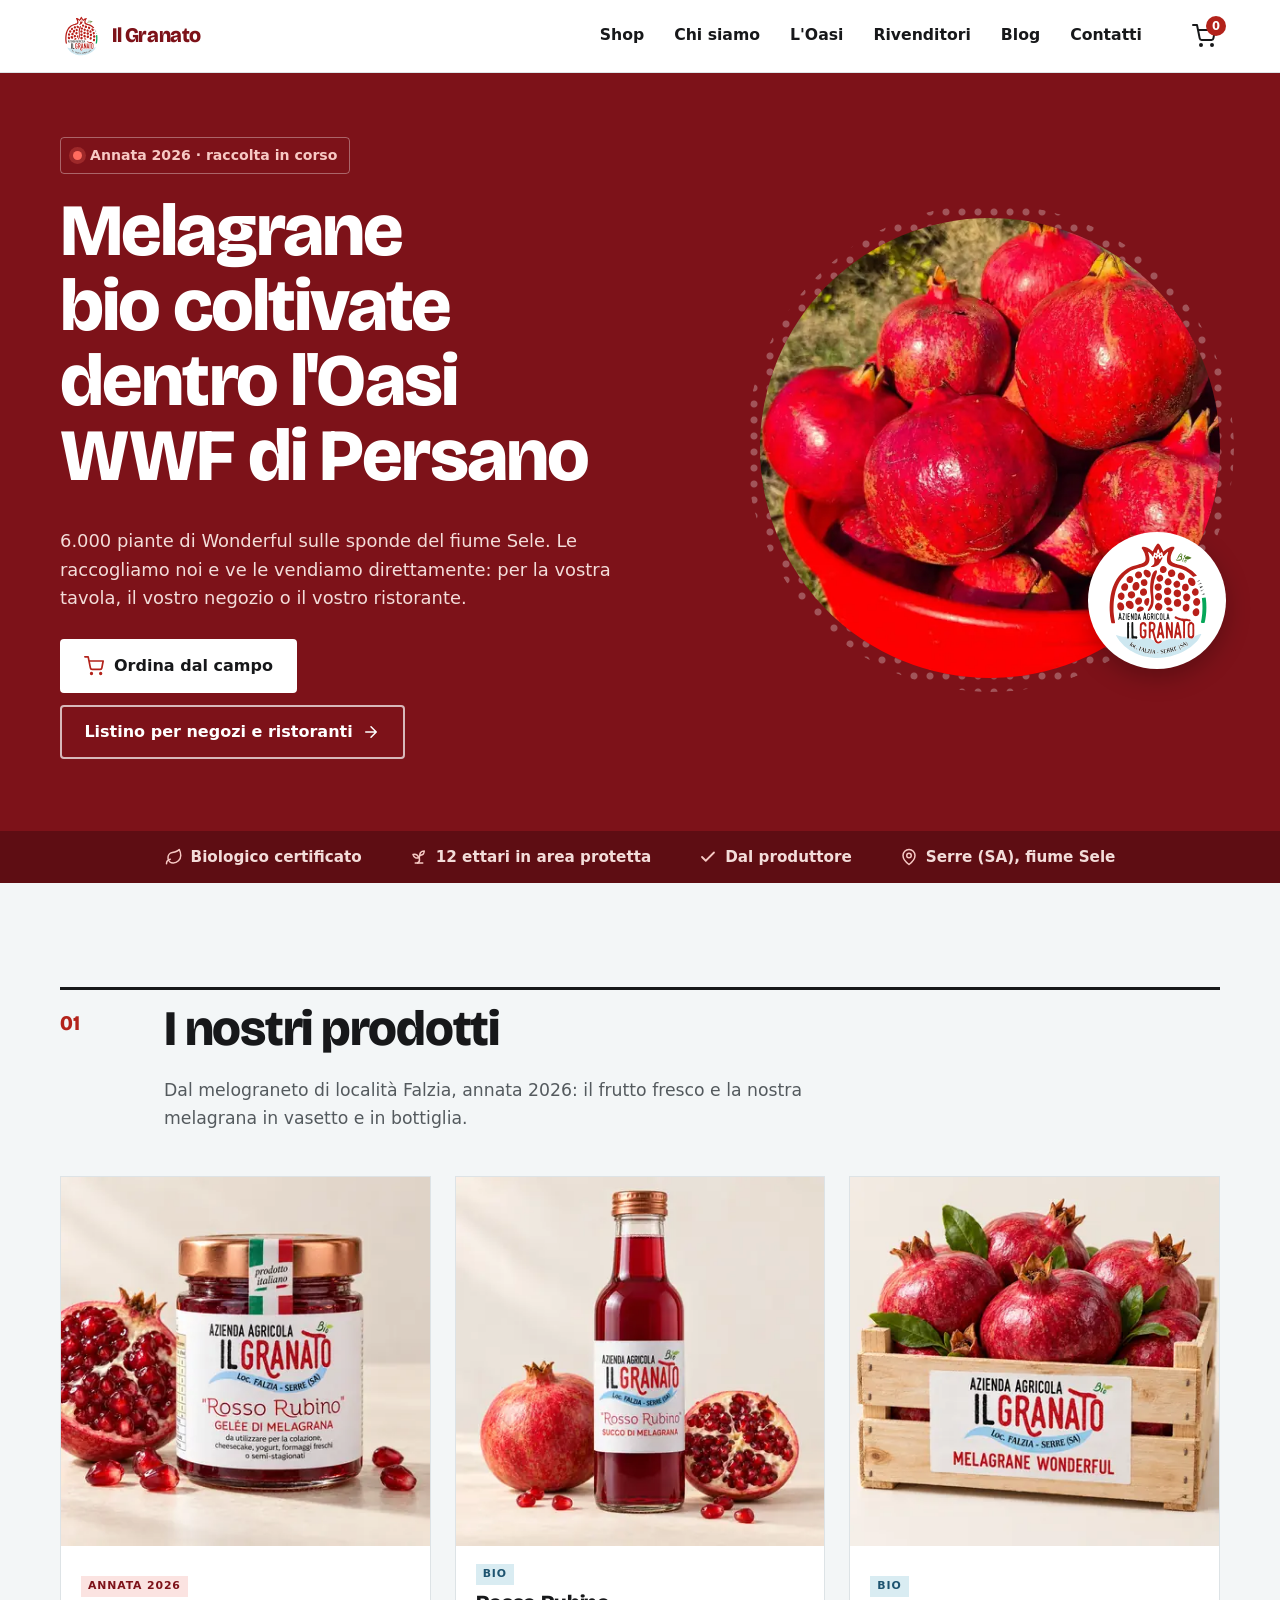
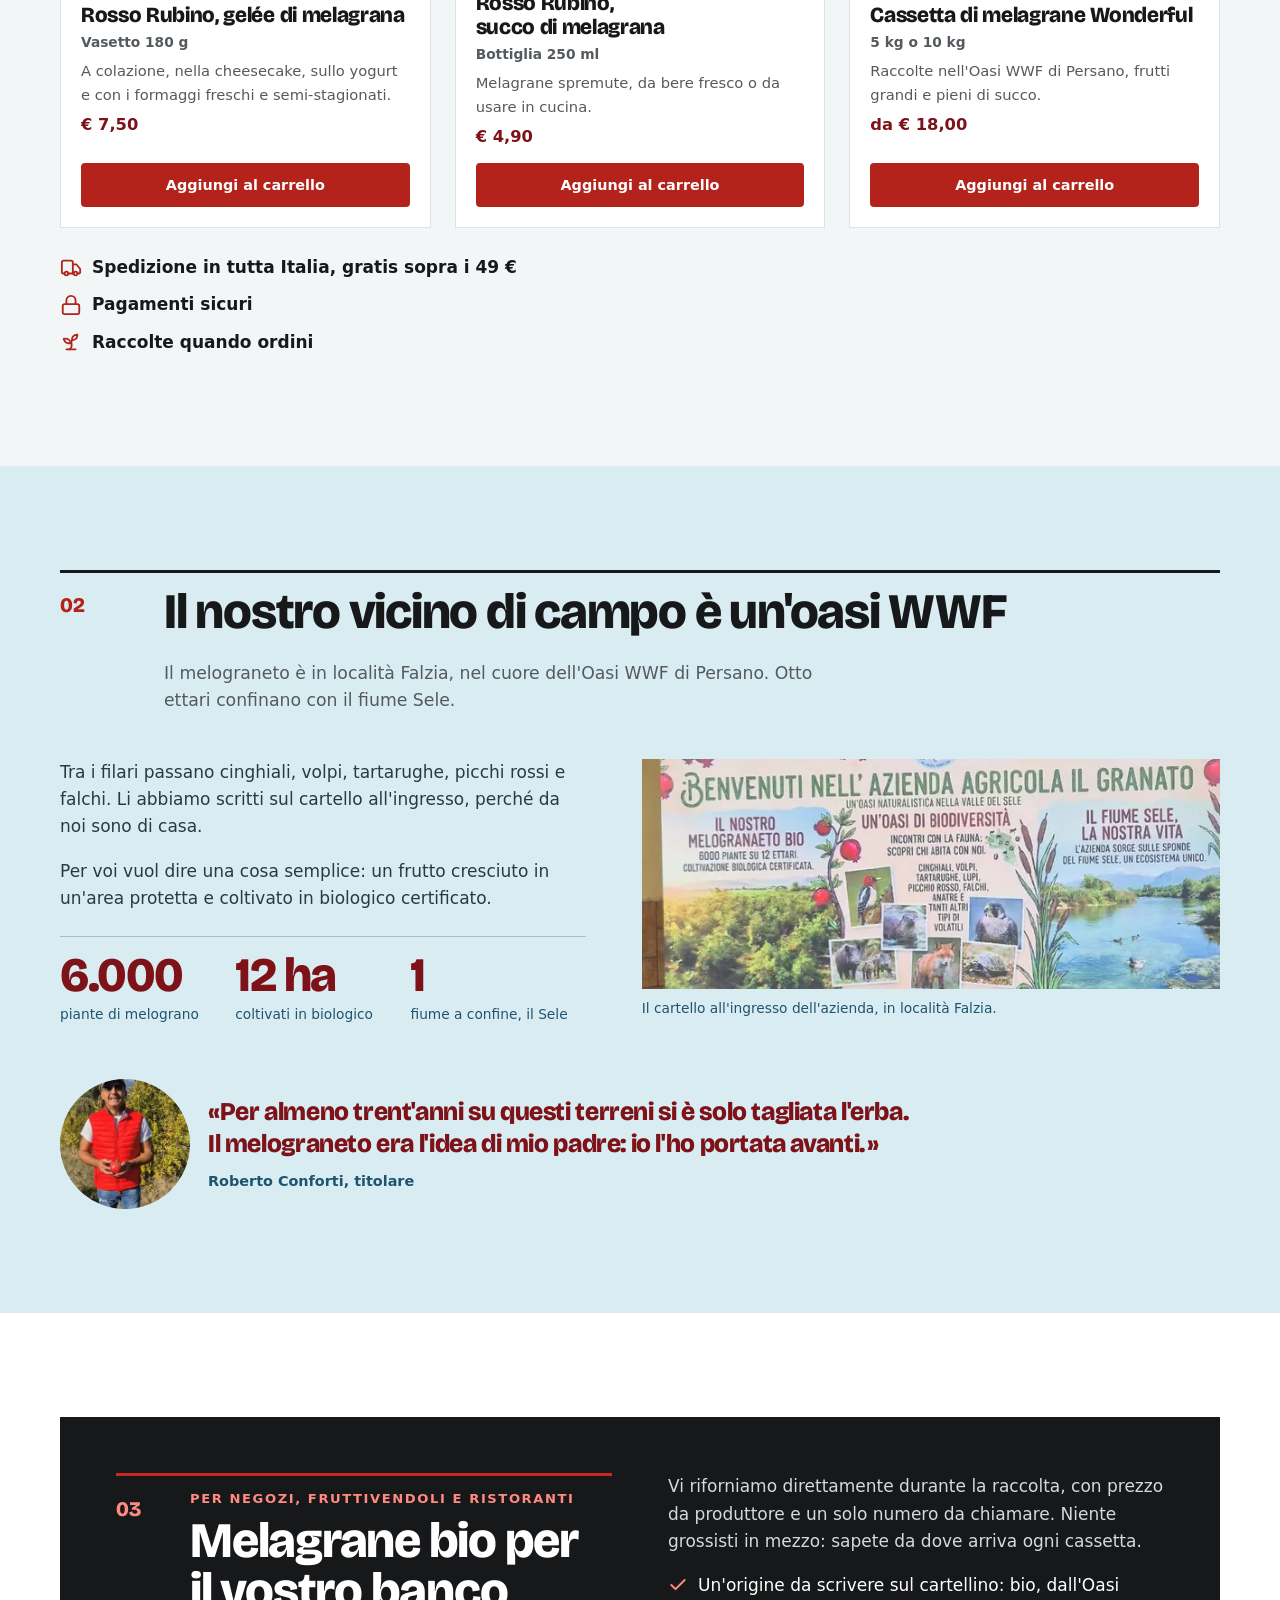
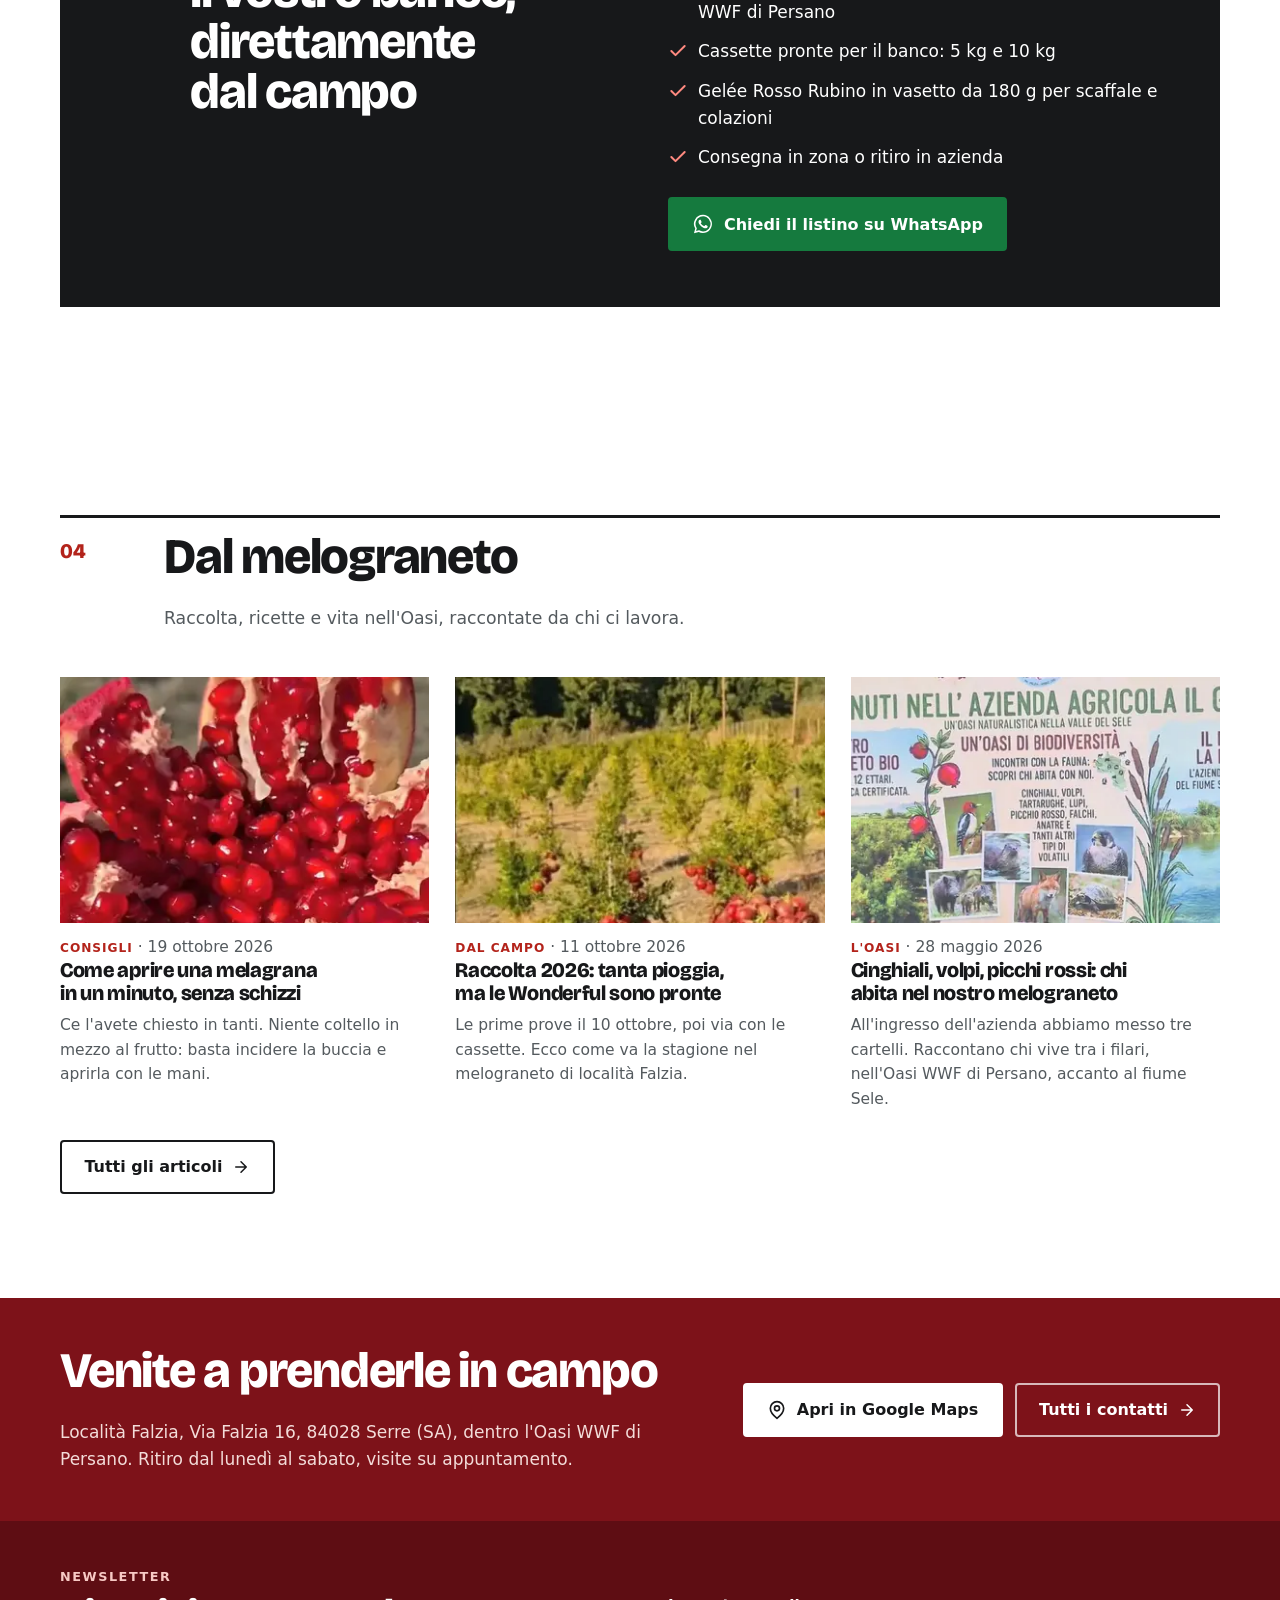
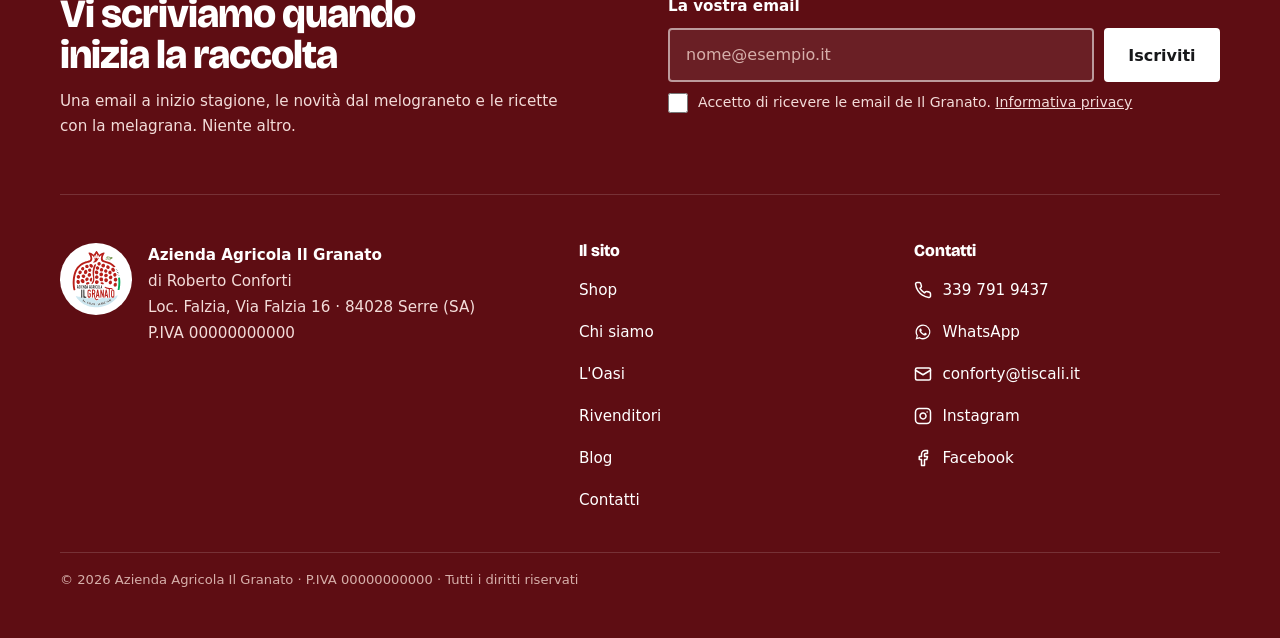
<file: index.html>
<!doctype html>
<html lang="it">
<head>
  <meta charset="utf-8">
  <meta name="viewport" content="width=device-width, initial-scale=1">
  <title>Il Granato · Melagrane biologiche dall&#x27;Oasi WWF di Persano, Serre (SA)</title>
  <meta name="description" content="Melagrane Wonderful biologiche e gelée di melagrana Rosso Rubino, coltivate nell&#x27;Oasi WWF di Persano sulle sponde del Sele. Vendita diretta a privati, negozi e ristoranti: 339 791 9437.">
  <!-- BOZZA: rimuovere noindex alla messa online -->
  <meta name="robots" content="noindex, nofollow">
  <!-- Dominio definitivo da scegliere (il vecchio aziendaagricolailgranato.com è scaduto) -->
  <link rel="canonical" href="https://fraspin02.github.io/il-granato-bozza/">
  <meta name="theme-color" content="#7D1219">
  <meta property="og:type" content="website">
  <meta property="og:locale" content="it_IT">
  <meta property="og:site_name" content="Azienda Agricola Il Granato">
  <meta property="og:title" content="Il Granato · Melagrane biologiche dall&#x27;Oasi WWF di Persano, Serre (SA)">
  <meta property="og:description" content="Melagrane Wonderful biologiche e gelée di melagrana Rosso Rubino, coltivate nell&#x27;Oasi WWF di Persano sulle sponde del Sele. Vendita diretta a privati, negozi e ristoranti: 339 791 9437.">
  <meta property="og:url" content="https://fraspin02.github.io/il-granato-bozza/">
  <meta property="og:image" content="https://fraspin02.github.io/il-granato-bozza/img/og.jpg">
  <meta name="twitter:card" content="summary_large_image">
  <link rel="icon" href="img/logo.svg" type="image/svg+xml">
  <link rel="preload" as="image" type="image/webp" fetchpriority="high" imagesrcset="img/tondo-400.webp 400w, img/tondo-600.webp 600w, img/tondo-800.webp 800w" imagesizes="(min-width: 960px) 460px, 78vw">
  <link rel="preload" href="fonts/bricolage-800.woff2" as="font" type="font/woff2" crossorigin>
  <style id="css">@font-face { font-family: "Bricolage"; src: url(fonts/bricolage-800.woff2) format("woff2"); font-weight: 800; font-display: swap; }:root {--granato: #7D1219;--granato-2: #5E0D13;--rosso: #C42A21;--rosso-2: #B3231B;--rosa: #F7C9C4;--sele: #D9ECF2;--sele-2: #1E5470;--bianco: #FFFFFF;--grigio-0: #F3F6F7;--linea: #DDE3E6;--ink: #17181A;--ink-2: #545A5E;--wa: #157A3E;--display: "Bricolage", "Arial Black", system-ui, sans-serif;--sans: system-ui, -apple-system, "Segoe UI", Roboto, "Helvetica Neue", Arial, sans-serif;}*, *::before, *::after { box-sizing: border-box; }html { -webkit-text-size-adjust: 100%; scroll-behavior: smooth; scroll-padding-top: 72px; }body { margin: 0; background: var(--bianco); color: var(--ink); font: 400 1.0625rem/1.6 var(--sans); }img { display: block; max-width: 100%; height: auto; }a { color: inherit; }svg { flex-shrink: 0; }h1, h2, h3 { font-family: var(--display); font-weight: 800; line-height: 1.02; letter-spacing: -.025em; margin: 0 0 .45em; text-wrap: balance; }h1 { font-size: clamp(2.5rem, 10.5vw, 4.6rem); }h2 { font-size: clamp(1.9rem, 7vw, 3.1rem); }h3 { font-size: 1.35rem; letter-spacing: -.015em; line-height: 1.1; }p { margin: 0 0 1em; }.wrap { width: min(100% - 32px, 1160px); margin-inline: auto; }.wrap--narrow { width: min(100% - 32px, 760px); }.sr { position: absolute; width: 1px; height: 1px; overflow: hidden; clip: rect(0 0 0 0); white-space: nowrap; }.skip { position: absolute; left: -999px; top: 8px; z-index: 60; background: var(--ink); color: #fff; padding: 8px 14px; }.skip:focus { left: 8px; }:focus-visible { outline: 3px solid var(--rosso); outline-offset: 3px; }.btn { display: inline-flex; align-items: center; justify-content: center; gap: .6em; min-height: 54px; padding: .85em 1.4em; border: 2px solid var(--rosso-2); border-radius: 4px; background: var(--rosso-2); color: #fff; font: 700 1rem/1.2 var(--sans); text-decoration: none; cursor: pointer; transition: background-color .2s, color .2s, border-color .2s, transform .15s; }.btn:hover { background: var(--granato); border-color: var(--granato); }.btn:active { transform: translateY(1px); }.btn--wa { background: var(--wa); border-color: var(--wa); }.btn--wa:hover { background: #0F5F30; border-color: #0F5F30; }.btn--light { background: #fff; border-color: #fff; color: var(--ink); }.btn--light:hover { background: var(--rosa); border-color: var(--rosa); color: var(--ink); }.btn--light .ico-wa { color: var(--wa); }.btn--light .ico-cart { color: var(--rosso-2); }.btn--line { background: transparent; border-color: rgb(255 255 255 / .7); color: #fff; }.btn--line:hover { background: #fff; color: var(--granato); border-color: #fff; }.btn--line-dark { background: transparent; border-color: var(--ink); color: var(--ink); margin-top: 28px; }.btn--line-dark:hover { background: var(--ink); color: #fff; border-color: var(--ink); }.btn--sm { min-height: 44px; padding: .55em .8em; font-size: .9rem; width: 100%; }.cta-row { display: flex; flex-wrap: wrap; gap: 12px; }.link { display: inline-flex; align-items: center; gap: .4em; font-weight: 700; color: var(--rosso-2); text-underline-offset: 4px; }.top { position: sticky; top: 0; z-index: 30; background: rgb(255 255 255 / .96); backdrop-filter: blur(8px); border-bottom: 1px solid var(--linea); }.top__in { display: grid; grid-template-columns: 48px 1fr 48px; align-items: center; min-height: 64px; }.burger { display: grid; place-items: center; width: 48px; height: 48px; margin-left: -10px; border: 0; background: none; color: var(--ink); cursor: pointer; border-radius: 4px; }.burger:hover { background: var(--grigio-0); }.brand { justify-self: center; display: flex; align-items: center; gap: 10px; text-decoration: none; }.brand span { font: 800 1.3rem/1 var(--display); letter-spacing: -.02em; color: var(--granato); }.nav { display: none; }.cart { justify-self: end; position: relative; display: grid; place-items: center; width: 48px; height: 48px; margin-right: -8px; color: var(--ink); border-radius: 4px; }.cart:hover { background: var(--grigio-0); }.cart__n { position: absolute; top: 4px; right: 2px; min-width: 20px; height: 20px; padding: 0 5px; border-radius: 10px; background: var(--rosso-2); color: #fff; font: 700 .72rem/20px var(--sans); text-align: center; }.cart.bump .cart__n { animation: bump .35s ease; }@keyframes bump { 50% { transform: scale(1.35); } }.drawer { position: fixed; inset: 0; width: 100vw; max-width: none; height: 100vh; height: 100dvh; max-height: none; margin: 0; padding: 0; border: 0; overflow-y: auto; overscroll-behavior: contain; background: var(--granato); color: #fff; }.drawer::backdrop { background: rgb(23 24 26 / .5); }.drawer[open] { animation: drawer-in .28s cubic-bezier(.2,.8,.2,1); }@keyframes drawer-in { from { opacity: 0; transform: translateX(-24px); } }.drawer__in { min-height: 100vh; min-height: 100dvh; display: flex; flex-direction: column; padding: 16px 20px calc(24px + env(safe-area-inset-bottom)); }.drawer__head { display: flex; align-items: center; justify-content: space-between; }.drawer__head img { background: #fff; border-radius: 50%; padding: 4px; }.drawer__x { display: grid; place-items: center; width: 52px; height: 52px; border: 2px solid rgb(255 255 255 / .35); border-radius: 50%; background: none; color: #fff; cursor: pointer; }.drawer__x:hover { background: rgb(255 255 255 / .12); }.drawer__in > nav { flex: 1; }.drawer__list { list-style: none; margin: 20px 0; padding: 0; }.drawer__list a { display: flex; align-items: baseline; gap: 14px; padding: 10px 0; border-bottom: 1px solid rgb(255 255 255 / .16); text-decoration: none; font: 800 clamp(1.7rem, 8.2vw, 2.8rem)/1.1 var(--display); letter-spacing: -.02em; }.drawer__list a:hover { color: var(--rosa); }.drawer__n { font: 600 .8rem/1 var(--sans); letter-spacing: .1em; color: var(--rosa); min-width: 22px; }.drawer__foot { display: grid; gap: 12px; padding-top: 18px; border-top: 1px solid rgb(255 255 255 / .16); font-size: 1rem; }.drawer__foot a, .drawer__foot p { display: flex; align-items: center; gap: 10px; margin: 0; color: #fff; }.drawer__foot a { font-weight: 700; text-decoration: none; min-height: 44px; }.drawer__foot p { color: #F3DCD9; }.drawer__foot svg { color: var(--rosa); }html.menu-aperto, html.menu-aperto body { overflow: hidden; }.hero { background: var(--granato); color: #fff; overflow: hidden; }.hero__in { display: grid; gap: 32px; padding: 32px 0 40px; }.chip { display: inline-flex; align-items: center; gap: 8px; margin-bottom: 20px; padding: 6px 12px; border: 1px solid rgb(255 255 255 / .35); border-radius: 4px; font-size: .88rem; font-weight: 600; color: var(--rosa); }.dot { width: 9px; height: 9px; border-radius: 50%; background: #FF6B5E; box-shadow: 0 0 0 4px rgb(255 107 94 / .25); }.hero h1 { color: #fff; }.hero .lead { color: #F3DCD9; font-size: 1.12rem; max-width: 34em; margin-bottom: 26px; }.hero__pic { position: relative; margin: 0 auto; width: min(78vw, 460px); }.hero__pic::before { content: ""; position: absolute; inset: -14px; border-radius: 50%; background: radial-gradient(circle, rgb(255 255 255 / .28) 0 3px, transparent 4px) 0 0 / 16px 16px;-webkit-mask: radial-gradient(circle, transparent 66%, #000 67%); mask: radial-gradient(circle, transparent 66%, #000 67%); }.hero__tondo { position: relative; width: 100%; aspect-ratio: 1; object-fit: cover; border-radius: 50%; }.hero__logo { position: absolute; right: -6px; bottom: 2%; width: 30%; background: #fff; border-radius: 50%; padding: 6px; box-shadow: 0 8px 24px rgb(0 0 0 / .25); }.ticker { list-style: none; margin: 0; padding: 14px 16px; display: grid; grid-template-columns: 1fr 1fr; gap: 10px 16px; background: var(--granato-2); color: #F3DCD9; font-size: .88rem; font-weight: 600; }.ticker li { display: flex; align-items: center; gap: 8px; }.ticker svg { color: var(--rosa); }.sec { padding: 64px 0; }.sec--sele { background: var(--sele); }.sec--grey { background: var(--grigio-0); }.sec__head { display: grid; grid-template-columns: auto 1fr; gap: 14px; align-items: start; margin-bottom: 30px; border-top: 3px solid var(--ink); padding-top: 14px; }.num { font: 800 1rem/1 var(--display); color: var(--rosso-2); margin: .45em 0 0; }.sec__lead { color: var(--ink-2); font-size: 1.08rem; max-width: 38em; margin: 0; }.kicker { font: 700 .82rem/1.3 var(--sans); letter-spacing: .12em; text-transform: uppercase; color: var(--rosso-2); margin-bottom: 8px; }.oasi { display: grid; gap: 26px; }.oasi__txt p { color: #2B3A40; }.stats { display: grid; grid-template-columns: repeat(3, 1fr); margin: 24px 0 0; border-top: 1px solid rgb(30 84 112 / .3); }.stats div { padding: 14px 8px 0 0; }.stats dt { font: 800 clamp(1.8rem, 8.5vw, 3rem)/1 var(--display); color: var(--granato); letter-spacing: -.03em; }.stats dd { margin: 6px 0 0; font-size: .86rem; color: var(--sele-2); line-height: 1.35; }.cartello { margin: 0; }.cartello img { width: 100%; }.cartello figcaption { margin-top: 8px; font-size: .86rem; color: var(--sele-2); }.quote { margin: 36px 0 0; display: grid; grid-template-columns: 92px 1fr; gap: 18px; align-items: center; }.quote img { width: 92px; height: 92px; object-fit: cover; object-position: top; border-radius: 50%; }.quote blockquote { margin: 0; }.quote p { font: 800 clamp(1.15rem, 4.6vw, 1.6rem)/1.25 var(--display); letter-spacing: -.015em; color: var(--granato); margin-bottom: .4em; }.quote footer { font-size: .9rem; color: var(--sele-2); font-weight: 600; }.b2b { background: var(--ink); color: #fff; padding: 24px 20px 28px; }.b2b .sec__head { border-top-color: var(--rosso); }.b2b .num, .b2b .kicker { color: #FF8A80; }.b2b h2 { color: #fff; }.b2b__body > p { color: #D5D9DB; }.ticks { list-style: none; padding: 0; margin: 0 0 26px; display: grid; gap: 12px; }.ticks li { display: flex; gap: 10px; align-items: flex-start; }.ticks svg { color: #FF8A80; margin-top: 3px; }.grid-shop { display: grid; gap: 14px; }.pcard { position: relative; background: #fff; border: 1px solid var(--linea); display: grid; grid-template-columns: 42% 1fr; }.pcard__img { position: relative; display: block; aspect-ratio: 1; overflow: hidden; background: #EFE9E3; }.pcard__img img { width: 100%; height: 100%; object-fit: cover; transition: transform .5s ease; }@media (max-width: 599px) { .pcard__img { aspect-ratio: auto; min-height: 100%; } .pcard__img img { position: absolute; inset: 0; } }.pcard:hover .pcard__img img { transform: scale(1.04); }.pcard__b { padding: 12px 14px; display: flex; flex-direction: column; gap: 4px; }.pcard h3 { font-size: 1.1rem; line-height: 1.12; margin: 2px 0 0; }.pcard h3 a { text-decoration: none; }.pcard h3 a::after { content: ""; position: absolute; inset: 0; }.pcard h3 a:hover { color: var(--rosso-2); }.fmt { font-size: .86rem; font-weight: 700; color: var(--ink-2); margin: 0; }.pdesc { display: none; font-size: .92rem; color: var(--ink-2); margin: 2px 0 0; }.price { font: 700 1.02rem/1.4 var(--sans); color: var(--granato); margin: 4px 0 10px; }.pcard .btn { position: relative; z-index: 1; margin-top: auto; }.tag { align-self: flex-start; font: 700 .68rem/1 var(--sans); letter-spacing: .08em; text-transform: uppercase; padding: 5px 7px; background: var(--sele); color: var(--sele-2); }.tag--new { background: #FBE3E1; color: var(--granato); }.assure { list-style: none; padding: 0; margin: 26px 0 6px; display: grid; gap: 10px; }.assure li { display: flex; align-items: center; gap: 10px; font-weight: 600; }.assure svg { color: var(--rosso-2); }.assure__note { font-size: .86rem; margin: 0; }.posts { display: grid; gap: 26px; }.post { display: grid; gap: 12px; align-content: start; }.post__img { display: block; aspect-ratio: 3 / 2; overflow: hidden; background: var(--grigio-0); }.post__img img { width: 100%; height: 100%; object-fit: cover; transition: transform .4s ease; }.post:hover .post__img img { transform: scale(1.04); }.post__meta { font-size: .84rem; color: var(--ink-2); margin: 0 0 6px; }.post__meta span { font-weight: 700; color: var(--rosso-2); text-transform: uppercase; letter-spacing: .08em; font-size: .76rem; }.post h3 { font-size: 1.3rem; margin-bottom: .35em; }.post h3 a { text-decoration: none; }.post h3 a:hover { color: var(--rosso-2); }.post p { color: var(--ink-2); font-size: .97rem; margin: 0; }@media (max-width: 599px) {.posts:not(.posts--all) .post { grid-template-columns: 112px 1fr; gap: 14px; }.posts:not(.posts--all) .post__img { width: 112px; height: 112px; aspect-ratio: auto; }.posts:not(.posts--all) .post h3 { font-size: 1.1rem; }.posts:not(.posts--all) .post p:last-child { display: none; }}.visit { background: var(--granato); color: #fff; padding: 48px 0; }.visit__in { display: grid; gap: 22px; }.visit h2 { color: #fff; }.visit p { color: #F3DCD9; margin: 0; }.pagehead { background: var(--granato); color: #fff; padding: 28px 0 40px; }.pagehead h1 { color: #fff; }.pagehead .lead { color: #F3DCD9; font-size: 1.12rem; max-width: 36em; margin: 0; }.crumbs { font-size: .88rem; color: var(--ink-2); margin-bottom: 18px; }.crumbs a { text-underline-offset: 3px; }.crumbs--light { color: var(--rosa); }.article__head { background: var(--granato); color: #fff; padding: 26px 0 36px; }.article__head h1 { color: #fff; font-size: clamp(2.1rem, 8.5vw, 3.6rem); margin: 0; }.post__meta--light { color: #F3DCD9; }.post__meta--light span { color: var(--rosa); }.article__img { width: 100%; aspect-ratio: 16 / 9; margin: 24px 0; object-fit: cover; }.prose { font-size: 1.1rem; line-height: 1.7; }.prose h2 { font-size: 1.6rem; margin: 1.4em 0 .4em; }.prose ol, .prose ul { padding-left: 1.2em; }.prose li { margin-bottom: .6em; }.article__src { font-size: .9rem; color: var(--ink-2); }.article__cta { margin: 32px 0 0; padding: 20px; border-left: 4px solid var(--rosso-2); background: var(--grigio-0); display: grid; gap: 14px; }.article__cta p { margin: 0; }.h-more { font-size: 1.8rem; border-top: 3px solid var(--ink); padding-top: 14px; }.contact { display: grid; gap: 32px; }.contact__cards { display: grid; gap: 10px; align-content: start; }.ccard { display: flex; gap: 14px; align-items: flex-start; padding: 18px; border: 1px solid var(--linea); text-decoration: none; transition: border-color .2s, background-color .2s; }.ccard:hover { border-color: var(--rosso-2); background: #FFF8F7; }.ccard svg { color: var(--rosso-2); margin-top: 2px; }.ccard span { display: grid; gap: 2px; font-size: 1.02rem; }.ccard b { font: 800 1.15rem/1.1 var(--display); letter-spacing: -.01em; }.ccard small { color: var(--ink-2); font-size: .88rem; }.ccard--wa { background: var(--wa); border-color: var(--wa); color: #fff; }.ccard--wa svg, .ccard--wa small { color: #DDF2E4; }.ccard--wa:hover { background: #0F5F30; border-color: #0F5F30; }.form { display: grid; gap: 8px; padding: 22px 20px; background: var(--grigio-0); align-content: start; }.form h2 { font-size: 1.7rem; margin: 0; }.form__hint { color: var(--ink-2); font-size: .95rem; }.form > label { font-weight: 700; margin-top: 6px; }.form input:not([type=radio]), .form textarea { width: 100%; min-height: 50px; padding: 12px 14px; border: 1.5px solid #8E999F; border-radius: 4px; font: 1rem/1.4 var(--sans); background: #fff; color: var(--ink); }.form input:focus, .form textarea:focus { outline: 3px solid var(--rosso); outline-offset: 1px; border-color: var(--ink); }.form .opts { margin: 8px 0 0; }.form .btn { margin-top: 12px; }.hours { display: grid; gap: 24px; align-items: center; }.hours img { width: 100%; }.about__txt p { color: var(--ink-2); font-size: 1.08rem; }.about__txt .link { margin-top: 6px; }.values { list-style: none; margin: 0; padding: 0; display: grid; gap: 28px; }.values li { border-top: 3px solid var(--rosso-2); padding-top: 16px; }.values svg { display: block; color: var(--rosso-2); margin-bottom: 10px; }.values h3 { margin-bottom: .35em; }.values p { color: var(--ink-2); margin: 0; }.specs__dl { margin: 0; }.specs__dl div { display: grid; grid-template-columns: 150px 1fr; gap: 10px; padding: 12px 0; border-bottom: 1px solid rgb(30 84 112 / .25); }.specs__dl dt { font-weight: 700; }.specs__dl dd { margin: 0; }.pdp { padding: 16px 0 64px; }.pdp__top { display: grid; gap: 24px; }.gallery { margin-inline: -16px; }.gallery { position: relative; }.gallery__main { width: 100%; aspect-ratio: 1; object-fit: cover; background: #EFE9E3; }.thumbs { display: grid; grid-template-columns: repeat(4, 1fr); gap: 8px; margin: 8px 16px 0; }.thumbs button { padding: 0; border: 2px solid transparent; overflow: hidden; background: none; cursor: pointer; aspect-ratio: 1; }.thumbs button[aria-pressed="true"] { border-color: var(--rosso-2); }.thumbs img { width: 100%; height: 100%; object-fit: cover; }.buy h1 { font-size: clamp(2.1rem, 8vw, 3rem); margin-top: 12px; }.buy__sub { color: var(--ink-2); font-size: 1.08rem; }.buy__price { font: 700 1.5rem/1.3 var(--sans); color: var(--granato); }.buy__price small { font-size: .9rem; font-weight: 500; color: var(--ink-2); }.opts { border: 0; padding: 0; margin: 0 0 18px; display: flex; flex-wrap: wrap; gap: 8px; }.opts legend { font-weight: 700; margin-bottom: 8px; padding: 0; }.opts input { position: absolute; opacity: 0; width: 1px; height: 1px; }.opts span { display: inline-flex; align-items: center; min-height: 48px; padding: 0 20px; border: 2px solid var(--linea); border-radius: 4px; background: #fff; font-weight: 700; cursor: pointer; }.opts input:checked + span { border-color: var(--rosso-2); color: var(--granato); background: #FFF3F2; }.opts input:focus-visible + span { outline: 3px solid var(--rosso); outline-offset: 2px; }.opts--sm span { min-height: 44px; padding: 0 14px; font-size: .95rem; }.qty { margin-bottom: 18px; }.qty label { display: block; font-weight: 700; margin-bottom: 8px; }.qty__ctl { display: inline-flex; border: 2px solid var(--linea); border-radius: 4px; overflow: hidden; }.qty__ctl button { width: 48px; height: 48px; border: 0; background: #fff; font-size: 1.4rem; cursor: pointer; color: var(--ink); }.qty__ctl button:hover { background: var(--grigio-0); }.qty__ctl input { width: 52px; border: 0; text-align: center; font: 700 1.05rem var(--sans); color: var(--ink); -moz-appearance: textfield; }.qty__ctl input::-webkit-inner-spin-button { -webkit-appearance: none; }.buy__bar { position: fixed; left: 0; right: 0; bottom: 0; z-index: 25; display: flex; align-items: center; gap: 12px; justify-content: space-between; padding: 10px 16px calc(10px + env(safe-area-inset-bottom)); background: #fff; border-top: 1px solid var(--linea); box-shadow: 0 -6px 20px rgb(23 24 26 / .08); }.buy__bar-price { margin: 0; font: 700 1rem/1.25 var(--sans); color: var(--granato); display: flex; flex-direction: column; }.buy__bar-price small { font-size: .8rem; font-weight: 500; color: var(--ink-2); }.buy__bar .btn { flex: 1; max-width: 250px; }.buy__assure { list-style: none; padding: 0; margin: 4px 0 18px; display: grid; gap: 10px; font-size: .95rem; }.buy__assure li { display: flex; align-items: center; gap: 10px; flex-wrap: wrap; }.buy__assure svg { color: var(--rosso-2); }.ask { display: flex; gap: 12px; align-items: center; padding: 14px 16px; background: #E7F3EA; color: #0F4A26; text-decoration: none; }.ask svg { color: var(--wa); }.ask:hover { background: #D8ECDE; }.pdp__body { display: grid; gap: 28px; margin-top: 44px; }.desc h2, .specs h2 { font-size: 1.45rem; margin: 1.2em 0 .4em; }.desc h2:first-child, .specs h2:first-child { margin-top: 0; }.desc p, .specs p { color: var(--ink-2); }.specs { background: var(--grigio-0); padding: 20px; }.specs dl { margin: 0; }.specs dl div { display: grid; grid-template-columns: 110px 1fr; gap: 10px; padding: 10px 0; border-bottom: 1px solid var(--linea); }.specs dt { font-weight: 700; }.specs dd { margin: 0; color: var(--ink-2); }.related { margin-top: 56px; }.related h2 { font-size: 1.8rem; border-top: 3px solid var(--ink); padding-top: 14px; }.has-bar .foot { padding-bottom: 110px; }.has-bar .toast { bottom: 96px; }.news { display: grid; gap: 20px; padding: 0 0 40px; margin-bottom: 40px; border-bottom: 1px solid rgb(255 255 255 / .15); }.news__k { font: 700 .8rem/1.3 var(--sans); letter-spacing: .12em; text-transform: uppercase; color: var(--rosa); margin-bottom: 8px; }.news h2 { color: #fff; font-size: clamp(1.7rem, 6.5vw, 2.5rem); margin-bottom: .35em; }.news__txt p:last-child { margin: 0; color: #F3DCD9; max-width: 34em; }.news__form { display: grid; gap: 10px; align-content: start; }.news__form > label:first-child { font-weight: 700; color: #fff; }.news__row { display: grid; gap: 10px; }.news__row input { width: 100%; min-height: 54px; padding: 12px 16px; border: 2px solid rgb(255 255 255 / .55); border-radius: 4px; background: rgb(255 255 255 / .08); color: #fff; font: 1rem/1.4 var(--sans); }.news__row input::placeholder { color: #D6AFAA; }.news__row input:focus { outline: 3px solid var(--rosa); outline-offset: 1px; border-color: #fff; }.news__ok { display: flex; gap: 10px; align-items: flex-start; font-size: .88rem; color: #F3DCD9; line-height: 1.45; }.news__ok input { width: 20px; height: 20px; margin: 1px 0 0; accent-color: var(--rosa); flex-shrink: 0; }.foot { background: var(--granato-2); color: #F3DCD9; padding: 48px 0 110px; font-size: .95rem; }.foot__grid { display: grid; gap: 30px; }.foot__brand { display: flex; gap: 16px; align-items: flex-start; }.foot__brand img { background: #fff; border-radius: 50%; padding: 5px; width: 72px; height: 72px; }.foot__brand b { color: #fff; }.foot__brand p { margin: 0; line-height: 1.7; }.foot__col { display: grid; gap: 2px; align-content: start; }.foot__t { font: 800 1.05rem/1 var(--display); color: #fff; margin: 0 0 8px; }.foot__col a { display: inline-flex; align-items: center; gap: 10px; min-height: 40px; text-decoration: none; color: #fff; }.foot__col a:hover { color: var(--rosa); }.foot__note { font-size: .82rem; color: #D6AFAA; margin: 32px 0 0; padding-top: 16px; border-top: 1px solid rgb(255 255 255 / .15); }.toast { position: fixed; left: 50%; bottom: 88px; transform: translateX(-50%); z-index: 40; background: var(--ink); color: #fff; padding: 12px 18px; font-weight: 600; font-size: .95rem; max-width: calc(100vw - 32px); }@media (min-width: 600px) {.values { grid-template-columns: 1fr 1fr; }.grid-shop { grid-template-columns: repeat(3, 1fr); gap: 14px; }.pcard { grid-template-columns: 1fr; }.pdesc { display: block; }.posts { grid-template-columns: repeat(3, 1fr); }.posts--all { grid-template-columns: repeat(2, 1fr); gap: 36px 24px; }.quote { grid-template-columns: 130px 1fr; }.quote img { width: 130px; height: 130px; }.b2b { padding: 36px; }}@media (min-width: 960px) {.top__in { grid-template-columns: auto 1fr auto; gap: 24px; min-height: 72px; }.burger { display: none; }.brand { justify-self: start; }.nav { display: flex; gap: 2px; justify-self: end; }.nav a { padding: 10px 14px; text-decoration: none; font-weight: 600; font-size: .98rem; border-bottom: 2px solid transparent; }.nav a:hover, .nav a[aria-current] { border-bottom-color: var(--rosso-2); }.hero__in { grid-template-columns: 1.15fr 1fr; align-items: center; gap: 56px; padding: 64px 0 72px; }.hero__pic { width: 460px; margin-right: 0; }.ticker { display: flex; justify-content: center; gap: 48px; font-size: .95rem; }.sec { padding: 104px 0; }.sec__head { grid-template-columns: 90px 1fr; margin-bottom: 44px; }.num { font-size: 1.3rem; }.oasi { grid-template-columns: 1fr 1.1fr; gap: 56px; align-items: start; }.quote { max-width: 860px; margin-top: 56px; }.b2b { display: grid; grid-template-columns: 1fr 1fr; gap: 56px; padding: 56px; }.b2b .sec__head { margin: 0; grid-template-columns: 60px 1fr; }.grid-shop { gap: 24px; }.posts--all { grid-template-columns: repeat(3, 1fr); }.pcard__b { padding: 18px 20px 20px; }.pcard h3 { font-size: 1.35rem; }.visit__in { grid-template-columns: 1.3fr 1fr; align-items: center; }.visit .cta-row { justify-content: flex-end; }.contact { grid-template-columns: 1fr 1fr; gap: 48px; }.hours { grid-template-columns: 1.2fr 1fr; gap: 56px; }.values { grid-template-columns: repeat(4, 1fr); gap: 32px; }.pdp { padding-top: 28px; }.pdp__top { grid-template-columns: 540px 1fr; gap: 56px; align-items: start; }.gallery { margin: 0; }.thumbs { margin: 8px 0 0; }.buy { position: sticky; top: 96px; }.buy__bar { position: static; padding: 0; background: none; border: 0; box-shadow: none; margin-bottom: 18px; }.buy__bar-price { display: none; }.buy__bar .btn { max-width: none; }.has-bar .foot { padding-bottom: 48px; }.has-bar .toast { bottom: 24px; }.pdp__body { grid-template-columns: 1.4fr 1fr; gap: 56px; align-items: start; }.foot { padding-bottom: 48px; }.foot__grid { grid-template-columns: 1.6fr 1fr 1fr; }.news { grid-template-columns: 1fr 1fr; gap: 56px; align-items: center; padding-bottom: 56px; margin-bottom: 48px; }.news__row { grid-template-columns: 1fr auto; }}@media (prefers-reduced-motion: reduce) {html { scroll-behavior: auto; }*, *::before, *::after { transition: none !important; animation: none !important; }}</style>
  <script type="application/ld+json">{
 "@context": "https://schema.org",
 "@type": [
  "LocalBusiness",
  "Organization"
 ],
 "@id": "https://fraspin02.github.io/il-granato-bozza/#azienda",
 "name": "Azienda Agricola Il Granato",
 "description": "Produzione di melagrane biologiche nell'Oasi WWF di Persano, località Falzia, Serre (SA).",
 "url": "https://fraspin02.github.io/il-granato-bozza/",
 "logo": "https://fraspin02.github.io/il-granato-bozza/img/logo.svg",
 "image": "https://fraspin02.github.io/il-granato-bozza/img/og.jpg",
 "telephone": "+39 339 791 9437",
 "email": "conforty@tiscali.it",
 "founder": {
  "@type": "Person",
  "name": "Roberto Conforti"
 },
 "address": {
  "@type": "PostalAddress",
  "streetAddress": "Località Falzia, Via Falzia 16",
  "postalCode": "84028",
  "addressLocality": "Serre",
  "addressRegion": "SA",
  "addressCountry": "IT"
 },
 "hasMap": "https://www.google.com/maps/search/?api=1&query=Via%20Falzia%2016%2C%2084028%20Serre%20SA",
 "sameAs": [
  "https://www.instagram.com/aziendaagricolailgranato/",
  "https://www.facebook.com/AziendaAgricolaILGranato/"
 ],
 "hasOfferCatalog": {
  "@type": "OfferCatalog",
  "name": "Prodotti Il Granato",
  "itemListElement": [
   {
    "@type": "Offer",
    "itemOffered": {
     "@type": "Product",
     "name": "Melagrane Wonderful biologiche",
     "category": "Frutta fresca"
    }
   },
   {
    "@type": "Offer",
    "itemOffered": {
     "@type": "Product",
     "name": "Rosso Rubino – gelée di melagrana 180 g",
     "category": "Conserve"
    }
   },
   {
    "@type": "Offer",
    "itemOffered": {
     "@type": "Product",
     "name": "Rosso Rubino – succo di melagrana",
     "category": "Bevande"
    }
   }
  ]
 }
}</script>
</head><body>
<svg width="0" height="0" style="position:absolute" aria-hidden="true">
  <symbol id="i-wa" viewBox="0 0 24 24"><path fill="currentColor" d="M12.04 2a9.9 9.9 0 0 0-8.5 15l-1.4 5.1 5.24-1.37A9.9 9.9 0 1 0 12.04 2Zm0 18.1a8.2 8.2 0 0 1-4.18-1.15l-.3-.18-3.1.82.83-3.03-.2-.31a8.22 8.22 0 1 1 6.95 3.85Zm4.5-6.15c-.25-.12-1.46-.72-1.69-.8-.23-.09-.39-.13-.55.12-.17.25-.64.8-.78.96-.15.17-.29.19-.54.06a6.7 6.7 0 0 1-3.32-2.9c-.25-.43.25-.4.72-1.33.08-.16.04-.3-.02-.43l-.74-1.8c-.2-.47-.4-.4-.55-.41h-.47a.9.9 0 0 0-.65.3 2.74 2.74 0 0 0-.86 2.04 4.77 4.77 0 0 0 1 2.53 10.9 10.9 0 0 0 4.18 3.7c1.55.67 2.16.73 2.94.61.47-.07 1.46-.6 1.66-1.17.2-.58.2-1.07.15-1.17-.06-.1-.22-.17-.47-.29Z"/></symbol>
  <symbol id="i-phone" viewBox="0 0 24 24"><path fill="none" stroke="currentColor" stroke-width="2" stroke-linecap="round" stroke-linejoin="round" d="M22 16.9v3a2 2 0 0 1-2.2 2 19.8 19.8 0 0 1-8.6-3.1 19.5 19.5 0 0 1-6-6A19.8 19.8 0 0 1 2.1 4.2 2 2 0 0 1 4.1 2h3a2 2 0 0 1 2 1.7c.1.9.4 1.8.7 2.7a2 2 0 0 1-.5 2.1L8 9.8a16 16 0 0 0 6 6l1.3-1.3a2 2 0 0 1 2.1-.4c.9.3 1.8.6 2.7.7a2 2 0 0 1 1.7 2Z"/></symbol>
  <symbol id="i-cart" viewBox="0 0 24 24"><g fill="none" stroke="currentColor" stroke-width="2" stroke-linecap="round" stroke-linejoin="round"><circle cx="9" cy="21" r="1"/><circle cx="20" cy="21" r="1"/><path d="M1 1h4l2.7 13.4a2 2 0 0 0 2 1.6h9.7a2 2 0 0 0 2-1.6L23 6H6"/></g></symbol>
  <symbol id="i-leaf" viewBox="0 0 24 24"><g fill="none" stroke="currentColor" stroke-width="2" stroke-linecap="round" stroke-linejoin="round"><path d="M11 20A7 7 0 0 1 9.8 6.1C15.5 5 17 4.5 19 2c1 2 2 4.2 2 8 0 5.5-4.8 10-10 10Z"/><path d="M2 21c0-3 1.9-5.4 5.1-6"/></g></symbol>
  <symbol id="i-pin" viewBox="0 0 24 24"><g fill="none" stroke="currentColor" stroke-width="2" stroke-linecap="round" stroke-linejoin="round"><path d="M20 10c0 6-8 12-8 12s-8-6-8-12a8 8 0 0 1 16 0Z"/><circle cx="12" cy="10" r="3"/></g></symbol>
  <symbol id="i-truck" viewBox="0 0 24 24"><g fill="none" stroke="currentColor" stroke-width="2" stroke-linecap="round" stroke-linejoin="round"><path d="M14 18V6a2 2 0 0 0-2-2H4a2 2 0 0 0-2 2v11a1 1 0 0 0 1 1h2"/><path d="M15 18H9"/><path d="M19 18h2a1 1 0 0 0 1-1v-3.6a1 1 0 0 0-.2-.6l-3.5-4.4A1 1 0 0 0 17.5 8H14"/><circle cx="17" cy="18" r="2"/><circle cx="7" cy="18" r="2"/></g></symbol>
  <symbol id="i-lock" viewBox="0 0 24 24"><g fill="none" stroke="currentColor" stroke-width="2" stroke-linecap="round" stroke-linejoin="round"><rect x="3" y="11" width="18" height="11" rx="2"/><path d="M7 11V7a5 5 0 0 1 10 0v4"/></g></symbol>
  <symbol id="i-sprout" viewBox="0 0 24 24"><g fill="none" stroke="currentColor" stroke-width="2" stroke-linecap="round" stroke-linejoin="round"><path d="M7 20h10"/><path d="M10 20c5.5-2.5.8-6.4 3-10"/><path d="M9.5 9.4c1.1.8 1.8 2.2 2.3 3.7-2 .4-3.5.4-4.8-.3-1.2-.6-2.3-1.9-3-4.2 2.8-.5 4.4 0 5.5.8Z"/><path d="M14.1 6a7 7 0 0 0-1.1 4c1.9-.1 3.3-.6 4.3-1.4 1-1 1.6-2.3 1.7-4.6-2.7.1-4 1-4.9 2Z"/></g></symbol>
  <symbol id="i-check" viewBox="0 0 24 24"><path fill="none" stroke="currentColor" stroke-width="2.4" stroke-linecap="round" stroke-linejoin="round" d="M20 6 9 17l-5-5"/></symbol>
  <symbol id="i-arrow" viewBox="0 0 24 24"><path fill="none" stroke="currentColor" stroke-width="2" stroke-linecap="round" stroke-linejoin="round" d="M5 12h14M12 5l7 7-7 7"/></symbol>
  <symbol id="i-ig" viewBox="0 0 24 24"><g fill="none" stroke="currentColor" stroke-width="2" stroke-linecap="round" stroke-linejoin="round"><rect x="2" y="2" width="20" height="20" rx="5"/><path d="M16 11.4A4 4 0 1 1 12.6 8 4 4 0 0 1 16 11.4Z"/><path d="M17.5 6.5h.01"/></g></symbol>
  <symbol id="i-fb" viewBox="0 0 24 24"><path fill="none" stroke="currentColor" stroke-width="2" stroke-linecap="round" stroke-linejoin="round" d="M18 2h-3a5 5 0 0 0-5 5v3H7v4h3v8h4v-8h3l1-4h-4V7a1 1 0 0 1 1-1h3Z"/></symbol>
  <symbol id="i-clock" viewBox="0 0 24 24"><g fill="none" stroke="currentColor" stroke-width="2" stroke-linecap="round" stroke-linejoin="round"><circle cx="12" cy="12" r="10"/><path d="M12 6v6l4 2"/></g></symbol>
  <symbol id="i-menu" viewBox="0 0 24 24"><path fill="none" stroke="currentColor" stroke-width="2" stroke-linecap="round" d="M4 7h16M4 12h16M4 17h16"/></symbol>
  <symbol id="i-close" viewBox="0 0 24 24"><path fill="none" stroke="currentColor" stroke-width="2" stroke-linecap="round" d="M6 6l12 12M18 6 6 18"/></symbol>
  <symbol id="i-mail" viewBox="0 0 24 24"><g fill="none" stroke="currentColor" stroke-width="2" stroke-linecap="round" stroke-linejoin="round"><rect x="2" y="4" width="20" height="16" rx="2"/><path d="m22 7-10 6L2 7"/></g></symbol>
</svg>
<a class="skip" href="#contenuto">Vai al contenuto</a>
<header class="top">
  <div class="wrap top__in">
    <button class="burger" type="button" aria-label="Apri il menu" aria-haspopup="dialog" aria-controls="menu" aria-expanded="false" data-menu-open>
      <svg width="26" height="26" aria-hidden="true"><use href="#i-menu"/></svg>
    </button>
    <a class="brand" href="./">
      <img src="img/logo.svg" width="42" height="42" alt="">
      <span>Il Granato</span>
    </a>
    <nav class="nav" aria-label="Sezioni"><a href="./#shop">Shop</a><a href="chi-siamo.html">Chi siamo</a><a href="./#oasi">L'Oasi</a><a href="./#rivenditori">Rivenditori</a><a href="blog.html">Blog</a><a href="contatti.html">Contatti</a></nav>
    <a class="cart" href="./#shop">
      <svg width="24" height="24" aria-hidden="true"><use href="#i-cart"/></svg>
      <span class="sr">Carrello: </span><span class="cart__n" data-cart-count>0</span><span class="sr"> prodotti</span>
    </a>
  </div>
</header>
<dialog class="drawer" id="menu" aria-label="Menu">
  <div class="drawer__in">
    <div class="drawer__head">
      <img src="img/logo.svg" width="64" height="64" alt="Azienda Agricola Il Granato">
      <button class="drawer__x" type="button" data-menu-close aria-label="Chiudi il menu">
        <svg width="28" height="28" aria-hidden="true"><use href="#i-close"/></svg>
      </button>
    </div>
    <nav aria-label="Menu principale"><ol class="drawer__list"><li><a href="./" data-menu-close><span class="drawer__n">01</span>Home</a></li><li><a href="./#shop" data-menu-close><span class="drawer__n">02</span>Shop</a></li><li><a href="chi-siamo.html" data-menu-close><span class="drawer__n">03</span>Chi siamo</a></li><li><a href="./#oasi" data-menu-close><span class="drawer__n">04</span>L'Oasi</a></li><li><a href="./#rivenditori" data-menu-close><span class="drawer__n">05</span>Rivenditori</a></li><li><a href="blog.html" data-menu-close><span class="drawer__n">06</span>Blog</a></li><li><a href="contatti.html" data-menu-close><span class="drawer__n">07</span>Contatti</a></li></ol></nav>
    <div class="drawer__foot">
      <a href="tel:+393397919437"><svg width="20" height="20" aria-hidden="true"><use href="#i-phone"/></svg>339 791 9437</a>
      <p><svg width="20" height="20" aria-hidden="true"><use href="#i-pin"/></svg>Loc. Falzia, Via Falzia 16 · 84028 Serre (SA)</p>
    </div>
  </div>
</dialog>
<main id="contenuto">

  <!-- HERO -->
  <section class="hero">
    <div class="wrap hero__in">
      <div class="hero__txt">
        <p class="chip"><span class="dot" aria-hidden="true"></span>Annata 2026 · raccolta in corso</p>
        <h1>Melagrane bio coltivate dentro l'Oasi WWF di Persano</h1>
        <p class="lead">6.000 piante di Wonderful sulle sponde del fiume Sele. Le raccogliamo noi e ve le vendiamo direttamente: per la vostra tavola, il vostro negozio o il vostro ristorante.</p>
        <div class="cta-row">
          <a class="btn btn--light" href="#shop"><svg width="20" height="20" aria-hidden="true" class="ico-cart"><use href="#i-cart"/></svg>Ordina dal campo</a>
          <a class="btn btn--line" href="#rivenditori">Listino per negozi e ristoranti<svg width="18" height="18" aria-hidden="true"><use href="#i-arrow"/></svg></a>
        </div>
      </div>
      <figure class="hero__pic">
        <img class="hero__tondo" src="img/tondo-600.webp"
             srcset="img/tondo-400.webp 400w, img/tondo-600.webp 600w, img/tondo-800.webp 800w"
             sizes="(min-width: 960px) 460px, 78vw" width="600" height="600" fetchpriority="high"
             alt="Melagrane Wonderful appena raccolte, buccia rosso intenso">
        <img class="hero__logo" src="img/logo.svg" width="120" height="119" alt="Logo Azienda Agricola Il Granato, località Falzia, Serre">
      </figure>
    </div>
    <ul class="ticker" aria-label="In breve">
      <li><svg width="18" height="18" aria-hidden="true"><use href="#i-leaf"/></svg>Biologico certificato</li>
      <li><svg width="18" height="18" aria-hidden="true"><use href="#i-sprout"/></svg>12 ettari in area protetta</li>
      <li><svg width="18" height="18" aria-hidden="true"><use href="#i-check"/></svg>Dal produttore</li>
      <li><svg width="18" height="18" aria-hidden="true"><use href="#i-pin"/></svg>Serre (SA), fiume Sele</li>
    </ul>
  </section>

  <!-- 01 SHOP -->
  <section class="sec sec--grey" id="shop">
    <div class="wrap">
      <header class="sec__head">
        <p class="num">01</p>
        <div>
          <h2>I nostri prodotti</h2>
          <p class="sec__lead">Dal melograneto di località Falzia, annata 2026: il frutto fresco e la nostra melagrana in vasetto e in bottiglia.</p>
        </div>
      </header>
      <div class="grid-shop">
        <article class="pcard">
          <a class="pcard__img" href="gelee-rosso-rubino.html"><img src="img/packshot-gelee-600.webp" srcset="img/packshot-gelee-400.webp 400w, img/packshot-gelee-600.webp 600w, img/packshot-gelee-900.webp 900w" sizes="(min-width: 960px) 360px, (min-width: 600px) 30vw, 42vw" width="600" height="600" loading="lazy" decoding="async" alt="Vasetto di gelée di melagrana Rosso Rubino de Il Granato con mezza melagrana"></a>
          <div class="pcard__b">
            <span class="tag tag--new">Annata 2026</span>
            <h3><a href="gelee-rosso-rubino.html">Rosso Rubino, gelée di melagrana</a></h3>
            <p class="fmt">Vasetto 180 g</p>
            <p class="pdesc">A colazione, nella cheesecake, sullo yogurt e con i formaggi freschi e semi-stagionati.</p>
            <p class="price">€ 7,50</p>
            <button class="btn btn--sm" type="button" data-add>Aggiungi al carrello</button>
          </div>
        </article>
        <article class="pcard">
          <a class="pcard__img" href="succo-rosso-rubino.html"><img src="img/packshot-succo-600.webp" srcset="img/packshot-succo-400.webp 400w, img/packshot-succo-600.webp 600w, img/packshot-succo-900.webp 900w" sizes="(min-width: 960px) 360px, (min-width: 600px) 30vw, 42vw" width="600" height="600" loading="lazy" decoding="async" alt="Bottiglia di succo di melagrana Rosso Rubino de Il Granato"></a>
          <div class="pcard__b">
            <span class="tag">Bio</span>
            <h3><a href="succo-rosso-rubino.html">Rosso Rubino, succo di melagrana</a></h3>
            <p class="fmt">Bottiglia 250 ml</p>
            <p class="pdesc">Melagrane spremute, da bere fresco o da usare in cucina.</p>
            <p class="price">€ 4,90</p>
            <button class="btn btn--sm" type="button" data-add>Aggiungi al carrello</button>
          </div>
        </article>
        <article class="pcard">
          <a class="pcard__img" href="cassetta-melagrane.html"><img src="img/packshot-cassetta-600.webp" srcset="img/packshot-cassetta-400.webp 400w, img/packshot-cassetta-600.webp 600w, img/packshot-cassetta-900.webp 900w" sizes="(min-width: 960px) 360px, (min-width: 600px) 30vw, 42vw" width="600" height="600" loading="lazy" decoding="async" alt="Cassetta di legno piena di melagrane Wonderful con etichetta Il Granato"></a>
          <div class="pcard__b">
            <span class="tag">Bio</span>
            <h3><a href="cassetta-melagrane.html">Cassetta di melagrane Wonderful</a></h3>
            <p class="fmt">5 kg o 10 kg</p>
            <p class="pdesc">Raccolte nell'Oasi WWF di Persano, frutti grandi e pieni di succo.</p>
            <p class="price">da € 18,00</p>
            <button class="btn btn--sm" type="button" data-add>Aggiungi al carrello</button>
          </div>
        </article>
      </div>
      <ul class="assure">
        <li><svg width="22" height="22" aria-hidden="true"><use href="#i-truck"/></svg>Spedizione in tutta Italia, gratis sopra i 49 €</li>
        <li><svg width="22" height="22" aria-hidden="true"><use href="#i-lock"/></svg>Pagamenti sicuri</li>
        <li><svg width="22" height="22" aria-hidden="true"><use href="#i-sprout"/></svg>Raccolte quando ordini</li>
      </ul>
    </div>
  </section>

  <!-- 02 OASI -->
  <section class="sec sec--sele" id="oasi">
    <div class="wrap">
      <header class="sec__head">
        <p class="num">02</p>
        <div>
          <h2>Il nostro vicino di campo è un'oasi WWF</h2>
          <p class="sec__lead">Il melograneto è in località Falzia, nel cuore dell'Oasi WWF di Persano. Otto ettari confinano con il fiume Sele.</p>
        </div>
      </header>
      <div class="oasi">
        <div class="oasi__txt">
          <p>Tra i filari passano cinghiali, volpi, tartarughe, picchi rossi e falchi. Li abbiamo scritti sul cartello all'ingresso, perché da noi sono di casa.</p>
          <p>Per voi vuol dire una cosa semplice: un frutto cresciuto in un'area protetta e coltivato in biologico certificato.</p>
          <dl class="stats">
            <div><dt>6.000</dt><dd>piante di melograno</dd></div>
            <div><dt>12 ha</dt><dd>coltivati in biologico</dd></div>
            <div><dt>1</dt><dd>fiume a confine, il Sele</dd></div>
          </dl>
        </div>
        <figure class="cartello">
          <img src="img/cartello-1090.webp" srcset="img/cartello-640.webp 640w, img/cartello-1090.webp 1090w" sizes="(min-width: 960px) 560px, 100vw" width="1090" height="434" loading="lazy" decoding="async" alt="Cartello all'ingresso dell'azienda: 6000 piante su 12 ettari, coltivazione biologica certificata, la fauna dell'Oasi e il fiume Sele">
          <figcaption>Il cartello all'ingresso dell'azienda, in località Falzia.</figcaption>
        </figure>
      </div>
      <figure class="quote">
        <img src="img/roberto-280.webp" width="280" height="350" loading="lazy" decoding="async" alt="Roberto Conforti nel melograneto con una melagrana in mano">
        <blockquote>
          <p>«Per almeno trent'anni su questi terreni si è solo tagliata l'erba. Il melograneto era l'idea di mio padre: io l'ho portata avanti.»</p>
          <footer>Roberto Conforti, titolare</footer>
        </blockquote>
      </figure>
    </div>
  </section>

  <!-- 03 RIVENDITORI -->
  <section class="sec" id="rivenditori">
    <div class="wrap">
      <div class="b2b">
        <header class="sec__head sec__head--inv">
          <p class="num">03</p>
          <div>
            <p class="kicker">Per negozi, fruttivendoli e ristoranti</p>
            <h2>Melagrane bio per il vostro banco, direttamente dal campo</h2>
          </div>
        </header>
        <div class="b2b__body">
          <p>Vi riforniamo direttamente durante la raccolta, con prezzo da produttore e un solo numero da chiamare. Niente grossisti in mezzo: sapete da dove arriva ogni cassetta.</p>
          <ul class="ticks">
            <li><svg width="20" height="20" aria-hidden="true"><use href="#i-check"/></svg><span>Un'origine da scrivere sul cartellino: bio, dall'Oasi WWF di Persano</span></li>
            <li><svg width="20" height="20" aria-hidden="true"><use href="#i-check"/></svg><span>Cassette pronte per il banco: 5 kg e 10 kg</span></li>
            <li><svg width="20" height="20" aria-hidden="true"><use href="#i-check"/></svg><span>Gelée Rosso Rubino in vasetto da 180 g per scaffale e colazioni</span></li>
            <li><svg width="20" height="20" aria-hidden="true"><use href="#i-check"/></svg><span>Consegna in zona o ritiro in azienda</span></li>
          </ul>
          <a class="btn btn--wa" href="https://wa.me/393397919437?text=Buongiorno%2C%20ho%20un%27attivit%C3%A0%20e%20vorrei%20il%20listino%20delle%20melagrane%20bio%20e%20della%20gel%C3%A9e%20per%20rivenditori." target="_blank" rel="noopener">
            <svg width="22" height="22" aria-hidden="true"><use href="#i-wa"/></svg>Chiedi il listino su WhatsApp</a>
        </div>
      </div>
    </div>
  </section>

  <!-- 04 BLOG -->
  <section class="sec" id="blog">
    <div class="wrap">
      <header class="sec__head">
        <p class="num">04</p>
        <div>
          <h2>Dal melograneto</h2>
          <p class="sec__lead">Raccolta, ricette e vita nell'Oasi, raccontate da chi ci lavora.</p>
        </div>
      </header>
      <div class="posts">
        <article class="post">
          <a class="post__img" href="come-aprire-una-melagrana.html"><img src="img/arilli-640.webp" srcset="img/arilli-360.webp 360w, img/arilli-640.webp 640w" sizes="(min-width: 960px) 360px, (min-width: 600px) 30vw, 112px" width="640" height="800" loading="lazy" decoding="async" alt="Melagrana aperta a mano, arilli rosso rubino"></a>
          <div class="post__b">
            <p class="post__meta"><span>Consigli</span> · <time datetime="2026-10-19">19 ottobre 2026</time></p>
            <h3><a href="come-aprire-una-melagrana.html">Come aprire una melagrana in un minuto, senza schizzi</a></h3>
            <p>Ce l'avete chiesto in tanti. Niente coltello in mezzo al frutto: basta incidere la buccia e aprirla con le mani.</p>
          </div>
        </article>
        <article class="post">
          <a class="post__img" href="raccolta-2026.html"><img src="img/cassette-473.webp" srcset="img/cassette-240.webp 240w, img/cassette-473.webp 473w" sizes="(min-width: 960px) 360px, (min-width: 600px) 30vw, 112px" width="473" height="440" loading="lazy" decoding="async" alt="Cassette rosse piene di melagrane appena raccolte tra i filari"></a>
          <div class="post__b">
            <p class="post__meta"><span>Dal campo</span> · <time datetime="2026-10-11">11 ottobre 2026</time></p>
            <h3><a href="raccolta-2026.html">Raccolta 2026: tanta pioggia, ma le Wonderful sono pronte</a></h3>
            <p>Le prime prove il 10 ottobre, poi via con le cassette. Ecco come va la stagione nel melograneto di località Falzia.</p>
          </div>
        </article>
        <article class="post">
          <a class="post__img" href="chi-abita-nel-melograneto.html"><img src="img/cartello-1090.webp" srcset="img/cartello-640.webp 640w, img/cartello-1090.webp 1090w" sizes="(min-width: 960px) 360px, (min-width: 600px) 30vw, 112px" width="1090" height="434" loading="lazy" decoding="async" alt="Cartello all'ingresso dell'azienda con la fauna dell'Oasi e il fiume Sele"></a>
          <div class="post__b">
            <p class="post__meta"><span>L'Oasi</span> · <time datetime="2026-05-28">28 maggio 2026</time></p>
            <h3><a href="chi-abita-nel-melograneto.html">Cinghiali, volpi, picchi rossi: chi abita nel nostro melograneto</a></h3>
            <p>All'ingresso dell'azienda abbiamo messo tre cartelli. Raccontano chi vive tra i filari, nell'Oasi WWF di Persano, accanto al fiume Sele.</p>
          </div>
        </article>
      </div>
      <a class="btn btn--line-dark" href="blog.html">Tutti gli articoli<svg width="18" height="18" aria-hidden="true"><use href="#i-arrow"/></svg></a>
    </div>
  </section>

  <!-- DOVE SIAMO -->
  <section class="visit">
    <div class="wrap visit__in">
      <div>
        <h2>Venite a prenderle in campo</h2>
        <p>Località Falzia, Via Falzia 16, 84028 Serre (SA), dentro l'Oasi WWF di Persano. Ritiro dal lunedì al sabato, visite su appuntamento.</p>
      </div>
      <div class="cta-row">
        <a class="btn btn--light" href="https://www.google.com/maps/search/?api=1&amp;query=Via%20Falzia%2016%2C%2084028%20Serre%20SA" target="_blank" rel="noopener"><svg width="20" height="20" aria-hidden="true"><use href="#i-pin"/></svg>Apri in Google Maps</a>
        <a class="btn btn--line" href="contatti.html">Tutti i contatti<svg width="18" height="18" aria-hidden="true"><use href="#i-arrow"/></svg></a>
      </div>
    </div>
  </section>
</main>

<footer class="foot">
  <div class="wrap">
    <section class="news" aria-labelledby="news-t">
      <div class="news__txt">
        <p class="news__k">Newsletter</p>
        <h2 id="news-t">Vi scriviamo quando inizia la raccolta</h2>
        <p>Una email a inizio stagione, le novità dal melograneto e le ricette con la melagrana. Niente altro.</p>
      </div>
      <form class="news__form" data-news>
        <label for="news-email">La vostra email</label>
        <div class="news__row">
          <input id="news-email" name="email" type="email" autocomplete="email" inputmode="email" placeholder="nome@esempio.it" required>
          <button class="btn btn--light" type="submit">Iscriviti</button>
        </div>
        <label class="news__ok"><input type="checkbox" name="privacy" required><span>Accetto di ricevere le email de Il Granato. <a href="#">Informativa privacy</a></span></label>
      </form>
    </section>
    <div class="foot__grid">
      <div class="foot__brand">
        <img src="img/logo.svg" width="88" height="88" alt="" loading="lazy">
        <p><b>Azienda Agricola Il Granato</b><br>di Roberto Conforti<br>Loc. Falzia, Via Falzia 16 · 84028 Serre (SA)<br>P.IVA 00000000000</p>
      </div>
      <nav class="foot__col" aria-label="Pagine">
        <p class="foot__t">Il sito</p>
        <a href="./#shop">Shop</a><a href="chi-siamo.html">Chi siamo</a><a href="./#oasi">L'Oasi</a><a href="./#rivenditori">Rivenditori</a><a href="blog.html">Blog</a><a href="contatti.html">Contatti</a>
      </nav>
      <div class="foot__col">
        <p class="foot__t">Contatti</p>
        <a href="tel:+393397919437"><svg width="18" height="18" aria-hidden="true"><use href="#i-phone"/></svg>339 791 9437</a>
        <a href="https://wa.me/393397919437" target="_blank" rel="noopener"><svg width="18" height="18" aria-hidden="true"><use href="#i-wa"/></svg>WhatsApp</a>
        <a href="mailto:conforty@tiscali.it"><svg width="18" height="18" aria-hidden="true"><use href="#i-mail"/></svg>conforty@tiscali.it</a>
        <a href="https://www.instagram.com/aziendaagricolailgranato/" target="_blank" rel="noopener"><svg width="18" height="18" aria-hidden="true"><use href="#i-ig"/></svg>Instagram</a>
        <a href="https://www.facebook.com/AziendaAgricolaILGranato/" target="_blank" rel="noopener"><svg width="18" height="18" aria-hidden="true"><use href="#i-fb"/></svg>Facebook</a>
      </div>
    </div>
    <p class="foot__note">© 2026 Azienda Agricola Il Granato · P.IVA 00000000000 · Tutti i diritti riservati</p>
  </div>
</footer>

<div class="toast" role="status" aria-live="polite" hidden></div>
<script src="shop.js?v=6d8041b0" defer></script>
</body>
</html>
</file>
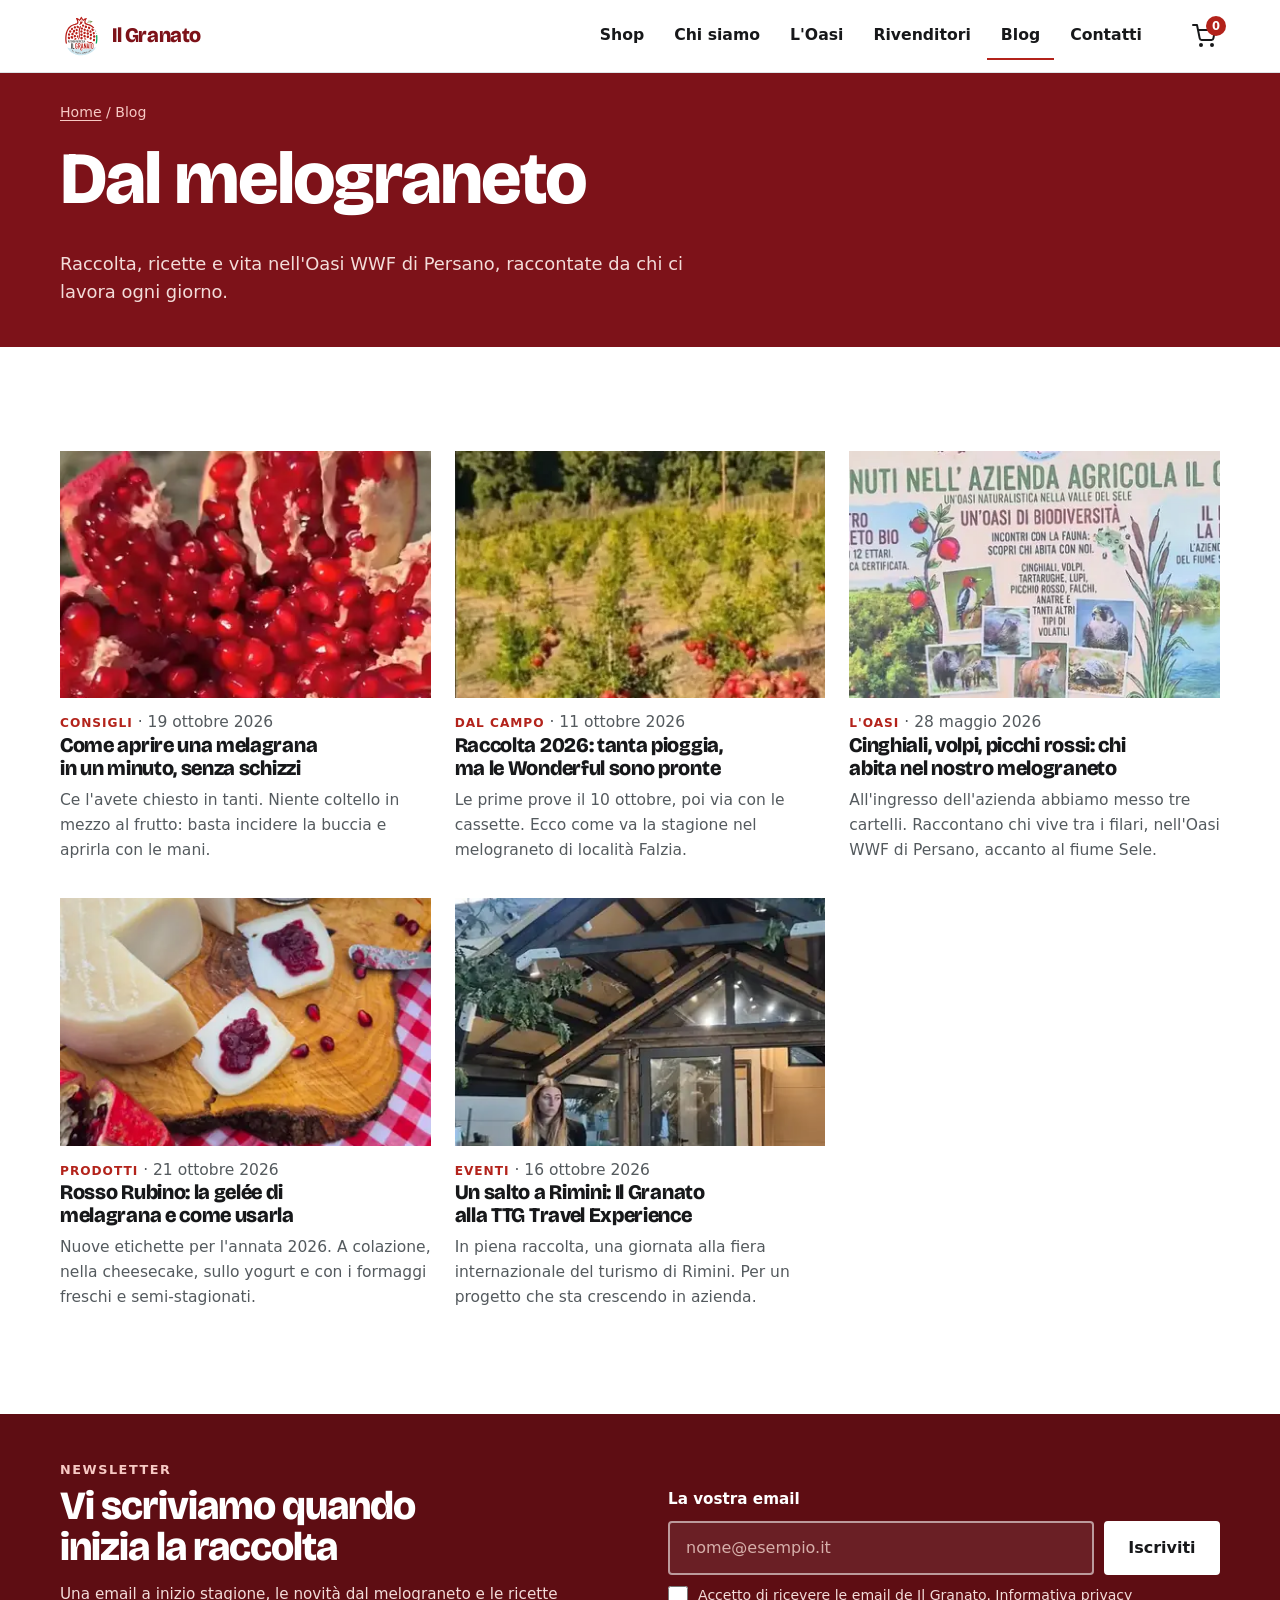
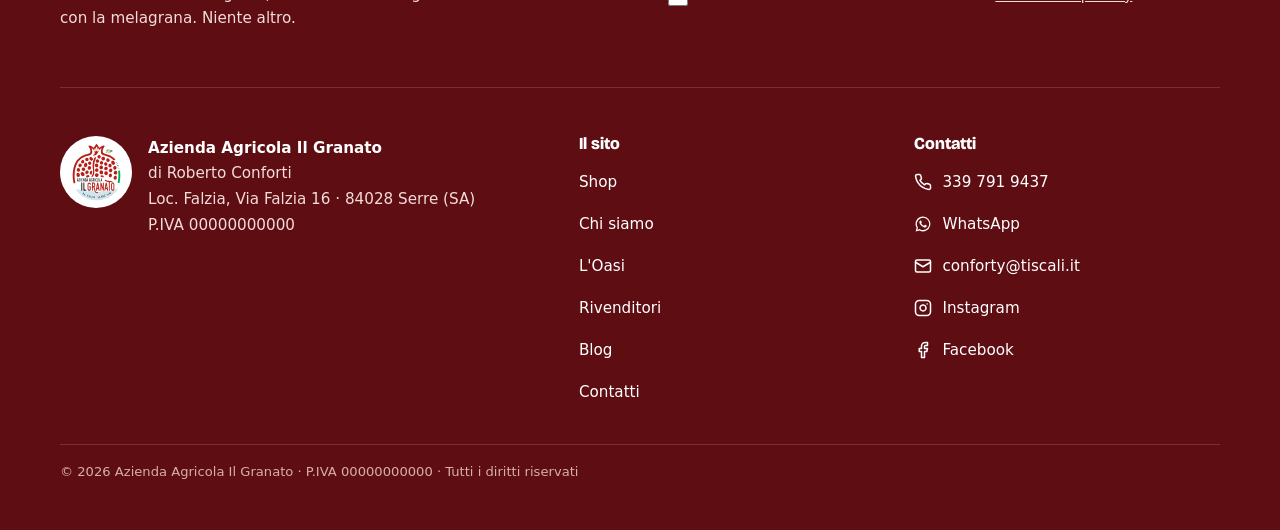
<file: blog.html>
<!doctype html>
<html lang="it">
<head>
  <meta charset="utf-8">
  <meta name="viewport" content="width=device-width, initial-scale=1">
  <title>Blog · Il Granato, melagrane bio dall’Oasi WWF di Persano</title>
  <meta name="description" content="Dal melograneto di Serre: la raccolta, le ricette con la melagrana, la gelée Rosso Rubino e la vita nell&#x27;Oasi WWF di Persano.">
  <!-- BOZZA: rimuovere noindex alla messa online -->
  <meta name="robots" content="noindex, nofollow">
  <!-- Dominio definitivo da scegliere (il vecchio aziendaagricolailgranato.com è scaduto) -->
  <link rel="canonical" href="https://fraspin02.github.io/il-granato-bozza/blog.html">
  <meta name="theme-color" content="#7D1219">
  <meta property="og:type" content="website">
  <meta property="og:locale" content="it_IT">
  <meta property="og:site_name" content="Azienda Agricola Il Granato">
  <meta property="og:title" content="Blog · Il Granato, melagrane bio dall’Oasi WWF di Persano">
  <meta property="og:description" content="Dal melograneto di Serre: la raccolta, le ricette con la melagrana, la gelée Rosso Rubino e la vita nell&#x27;Oasi WWF di Persano.">
  <meta property="og:url" content="https://fraspin02.github.io/il-granato-bozza/blog.html">
  <meta property="og:image" content="https://fraspin02.github.io/il-granato-bozza/img/og.jpg">
  <meta name="twitter:card" content="summary_large_image">
  <link rel="icon" href="img/logo.svg" type="image/svg+xml">
  
  <link rel="preload" href="fonts/bricolage-800.woff2" as="font" type="font/woff2" crossorigin>
  <style id="css">@font-face { font-family: "Bricolage"; src: url(fonts/bricolage-800.woff2) format("woff2"); font-weight: 800; font-display: swap; }:root {--granato: #7D1219;--granato-2: #5E0D13;--rosso: #C42A21;--rosso-2: #B3231B;--rosa: #F7C9C4;--sele: #D9ECF2;--sele-2: #1E5470;--bianco: #FFFFFF;--grigio-0: #F3F6F7;--linea: #DDE3E6;--ink: #17181A;--ink-2: #545A5E;--wa: #157A3E;--display: "Bricolage", "Arial Black", system-ui, sans-serif;--sans: system-ui, -apple-system, "Segoe UI", Roboto, "Helvetica Neue", Arial, sans-serif;}*, *::before, *::after { box-sizing: border-box; }html { -webkit-text-size-adjust: 100%; scroll-behavior: smooth; scroll-padding-top: 72px; }body { margin: 0; background: var(--bianco); color: var(--ink); font: 400 1.0625rem/1.6 var(--sans); }img { display: block; max-width: 100%; height: auto; }a { color: inherit; }svg { flex-shrink: 0; }h1, h2, h3 { font-family: var(--display); font-weight: 800; line-height: 1.02; letter-spacing: -.025em; margin: 0 0 .45em; text-wrap: balance; }h1 { font-size: clamp(2.5rem, 10.5vw, 4.6rem); }h2 { font-size: clamp(1.9rem, 7vw, 3.1rem); }h3 { font-size: 1.35rem; letter-spacing: -.015em; line-height: 1.1; }p { margin: 0 0 1em; }.wrap { width: min(100% - 32px, 1160px); margin-inline: auto; }.wrap--narrow { width: min(100% - 32px, 760px); }.sr { position: absolute; width: 1px; height: 1px; overflow: hidden; clip: rect(0 0 0 0); white-space: nowrap; }.skip { position: absolute; left: -999px; top: 8px; z-index: 60; background: var(--ink); color: #fff; padding: 8px 14px; }.skip:focus { left: 8px; }:focus-visible { outline: 3px solid var(--rosso); outline-offset: 3px; }.btn { display: inline-flex; align-items: center; justify-content: center; gap: .6em; min-height: 54px; padding: .85em 1.4em; border: 2px solid var(--rosso-2); border-radius: 4px; background: var(--rosso-2); color: #fff; font: 700 1rem/1.2 var(--sans); text-decoration: none; cursor: pointer; transition: background-color .2s, color .2s, border-color .2s, transform .15s; }.btn:hover { background: var(--granato); border-color: var(--granato); }.btn:active { transform: translateY(1px); }.btn--wa { background: var(--wa); border-color: var(--wa); }.btn--wa:hover { background: #0F5F30; border-color: #0F5F30; }.btn--light { background: #fff; border-color: #fff; color: var(--ink); }.btn--light:hover { background: var(--rosa); border-color: var(--rosa); color: var(--ink); }.btn--light .ico-wa { color: var(--wa); }.btn--light .ico-cart { color: var(--rosso-2); }.btn--line { background: transparent; border-color: rgb(255 255 255 / .7); color: #fff; }.btn--line:hover { background: #fff; color: var(--granato); border-color: #fff; }.btn--line-dark { background: transparent; border-color: var(--ink); color: var(--ink); margin-top: 28px; }.btn--line-dark:hover { background: var(--ink); color: #fff; border-color: var(--ink); }.btn--sm { min-height: 44px; padding: .55em .8em; font-size: .9rem; width: 100%; }.cta-row { display: flex; flex-wrap: wrap; gap: 12px; }.link { display: inline-flex; align-items: center; gap: .4em; font-weight: 700; color: var(--rosso-2); text-underline-offset: 4px; }.top { position: sticky; top: 0; z-index: 30; background: rgb(255 255 255 / .96); backdrop-filter: blur(8px); border-bottom: 1px solid var(--linea); }.top__in { display: grid; grid-template-columns: 48px 1fr 48px; align-items: center; min-height: 64px; }.burger { display: grid; place-items: center; width: 48px; height: 48px; margin-left: -10px; border: 0; background: none; color: var(--ink); cursor: pointer; border-radius: 4px; }.burger:hover { background: var(--grigio-0); }.brand { justify-self: center; display: flex; align-items: center; gap: 10px; text-decoration: none; }.brand span { font: 800 1.3rem/1 var(--display); letter-spacing: -.02em; color: var(--granato); }.nav { display: none; }.cart { justify-self: end; position: relative; display: grid; place-items: center; width: 48px; height: 48px; margin-right: -8px; color: var(--ink); border-radius: 4px; }.cart:hover { background: var(--grigio-0); }.cart__n { position: absolute; top: 4px; right: 2px; min-width: 20px; height: 20px; padding: 0 5px; border-radius: 10px; background: var(--rosso-2); color: #fff; font: 700 .72rem/20px var(--sans); text-align: center; }.cart.bump .cart__n { animation: bump .35s ease; }@keyframes bump { 50% { transform: scale(1.35); } }.drawer { position: fixed; inset: 0; width: 100vw; max-width: none; height: 100vh; height: 100dvh; max-height: none; margin: 0; padding: 0; border: 0; overflow-y: auto; overscroll-behavior: contain; background: var(--granato); color: #fff; }.drawer::backdrop { background: rgb(23 24 26 / .5); }.drawer[open] { animation: drawer-in .28s cubic-bezier(.2,.8,.2,1); }@keyframes drawer-in { from { opacity: 0; transform: translateX(-24px); } }.drawer__in { min-height: 100vh; min-height: 100dvh; display: flex; flex-direction: column; padding: 16px 20px calc(24px + env(safe-area-inset-bottom)); }.drawer__head { display: flex; align-items: center; justify-content: space-between; }.drawer__head img { background: #fff; border-radius: 50%; padding: 4px; }.drawer__x { display: grid; place-items: center; width: 52px; height: 52px; border: 2px solid rgb(255 255 255 / .35); border-radius: 50%; background: none; color: #fff; cursor: pointer; }.drawer__x:hover { background: rgb(255 255 255 / .12); }.drawer__in > nav { flex: 1; }.drawer__list { list-style: none; margin: 20px 0; padding: 0; }.drawer__list a { display: flex; align-items: baseline; gap: 14px; padding: 10px 0; border-bottom: 1px solid rgb(255 255 255 / .16); text-decoration: none; font: 800 clamp(1.7rem, 8.2vw, 2.8rem)/1.1 var(--display); letter-spacing: -.02em; }.drawer__list a:hover { color: var(--rosa); }.drawer__n { font: 600 .8rem/1 var(--sans); letter-spacing: .1em; color: var(--rosa); min-width: 22px; }.drawer__foot { display: grid; gap: 12px; padding-top: 18px; border-top: 1px solid rgb(255 255 255 / .16); font-size: 1rem; }.drawer__foot a, .drawer__foot p { display: flex; align-items: center; gap: 10px; margin: 0; color: #fff; }.drawer__foot a { font-weight: 700; text-decoration: none; min-height: 44px; }.drawer__foot p { color: #F3DCD9; }.drawer__foot svg { color: var(--rosa); }html.menu-aperto, html.menu-aperto body { overflow: hidden; }.hero { background: var(--granato); color: #fff; overflow: hidden; }.hero__in { display: grid; gap: 32px; padding: 32px 0 40px; }.chip { display: inline-flex; align-items: center; gap: 8px; margin-bottom: 20px; padding: 6px 12px; border: 1px solid rgb(255 255 255 / .35); border-radius: 4px; font-size: .88rem; font-weight: 600; color: var(--rosa); }.dot { width: 9px; height: 9px; border-radius: 50%; background: #FF6B5E; box-shadow: 0 0 0 4px rgb(255 107 94 / .25); }.hero h1 { color: #fff; }.hero .lead { color: #F3DCD9; font-size: 1.12rem; max-width: 34em; margin-bottom: 26px; }.hero__pic { position: relative; margin: 0 auto; width: min(78vw, 460px); }.hero__pic::before { content: ""; position: absolute; inset: -14px; border-radius: 50%; background: radial-gradient(circle, rgb(255 255 255 / .28) 0 3px, transparent 4px) 0 0 / 16px 16px;-webkit-mask: radial-gradient(circle, transparent 66%, #000 67%); mask: radial-gradient(circle, transparent 66%, #000 67%); }.hero__tondo { position: relative; width: 100%; aspect-ratio: 1; object-fit: cover; border-radius: 50%; }.hero__logo { position: absolute; right: -6px; bottom: 2%; width: 30%; background: #fff; border-radius: 50%; padding: 6px; box-shadow: 0 8px 24px rgb(0 0 0 / .25); }.ticker { list-style: none; margin: 0; padding: 14px 16px; display: grid; grid-template-columns: 1fr 1fr; gap: 10px 16px; background: var(--granato-2); color: #F3DCD9; font-size: .88rem; font-weight: 600; }.ticker li { display: flex; align-items: center; gap: 8px; }.ticker svg { color: var(--rosa); }.sec { padding: 64px 0; }.sec--sele { background: var(--sele); }.sec--grey { background: var(--grigio-0); }.sec__head { display: grid; grid-template-columns: auto 1fr; gap: 14px; align-items: start; margin-bottom: 30px; border-top: 3px solid var(--ink); padding-top: 14px; }.num { font: 800 1rem/1 var(--display); color: var(--rosso-2); margin: .45em 0 0; }.sec__lead { color: var(--ink-2); font-size: 1.08rem; max-width: 38em; margin: 0; }.kicker { font: 700 .82rem/1.3 var(--sans); letter-spacing: .12em; text-transform: uppercase; color: var(--rosso-2); margin-bottom: 8px; }.oasi { display: grid; gap: 26px; }.oasi__txt p { color: #2B3A40; }.stats { display: grid; grid-template-columns: repeat(3, 1fr); margin: 24px 0 0; border-top: 1px solid rgb(30 84 112 / .3); }.stats div { padding: 14px 8px 0 0; }.stats dt { font: 800 clamp(1.8rem, 8.5vw, 3rem)/1 var(--display); color: var(--granato); letter-spacing: -.03em; }.stats dd { margin: 6px 0 0; font-size: .86rem; color: var(--sele-2); line-height: 1.35; }.cartello { margin: 0; }.cartello img { width: 100%; }.cartello figcaption { margin-top: 8px; font-size: .86rem; color: var(--sele-2); }.quote { margin: 36px 0 0; display: grid; grid-template-columns: 92px 1fr; gap: 18px; align-items: center; }.quote img { width: 92px; height: 92px; object-fit: cover; object-position: top; border-radius: 50%; }.quote blockquote { margin: 0; }.quote p { font: 800 clamp(1.15rem, 4.6vw, 1.6rem)/1.25 var(--display); letter-spacing: -.015em; color: var(--granato); margin-bottom: .4em; }.quote footer { font-size: .9rem; color: var(--sele-2); font-weight: 600; }.b2b { background: var(--ink); color: #fff; padding: 24px 20px 28px; }.b2b .sec__head { border-top-color: var(--rosso); }.b2b .num, .b2b .kicker { color: #FF8A80; }.b2b h2 { color: #fff; }.b2b__body > p { color: #D5D9DB; }.ticks { list-style: none; padding: 0; margin: 0 0 26px; display: grid; gap: 12px; }.ticks li { display: flex; gap: 10px; align-items: flex-start; }.ticks svg { color: #FF8A80; margin-top: 3px; }.grid-shop { display: grid; gap: 14px; }.pcard { position: relative; background: #fff; border: 1px solid var(--linea); display: grid; grid-template-columns: 42% 1fr; }.pcard__img { position: relative; display: block; aspect-ratio: 1; overflow: hidden; background: #EFE9E3; }.pcard__img img { width: 100%; height: 100%; object-fit: cover; transition: transform .5s ease; }@media (max-width: 599px) { .pcard__img { aspect-ratio: auto; min-height: 100%; } .pcard__img img { position: absolute; inset: 0; } }.pcard:hover .pcard__img img { transform: scale(1.04); }.pcard__b { padding: 12px 14px; display: flex; flex-direction: column; gap: 4px; }.pcard h3 { font-size: 1.1rem; line-height: 1.12; margin: 2px 0 0; }.pcard h3 a { text-decoration: none; }.pcard h3 a::after { content: ""; position: absolute; inset: 0; }.pcard h3 a:hover { color: var(--rosso-2); }.fmt { font-size: .86rem; font-weight: 700; color: var(--ink-2); margin: 0; }.pdesc { display: none; font-size: .92rem; color: var(--ink-2); margin: 2px 0 0; }.price { font: 700 1.02rem/1.4 var(--sans); color: var(--granato); margin: 4px 0 10px; }.pcard .btn { position: relative; z-index: 1; margin-top: auto; }.tag { align-self: flex-start; font: 700 .68rem/1 var(--sans); letter-spacing: .08em; text-transform: uppercase; padding: 5px 7px; background: var(--sele); color: var(--sele-2); }.tag--new { background: #FBE3E1; color: var(--granato); }.assure { list-style: none; padding: 0; margin: 26px 0 6px; display: grid; gap: 10px; }.assure li { display: flex; align-items: center; gap: 10px; font-weight: 600; }.assure svg { color: var(--rosso-2); }.assure__note { font-size: .86rem; margin: 0; }.posts { display: grid; gap: 26px; }.post { display: grid; gap: 12px; align-content: start; }.post__img { display: block; aspect-ratio: 3 / 2; overflow: hidden; background: var(--grigio-0); }.post__img img { width: 100%; height: 100%; object-fit: cover; transition: transform .4s ease; }.post:hover .post__img img { transform: scale(1.04); }.post__meta { font-size: .84rem; color: var(--ink-2); margin: 0 0 6px; }.post__meta span { font-weight: 700; color: var(--rosso-2); text-transform: uppercase; letter-spacing: .08em; font-size: .76rem; }.post h3 { font-size: 1.3rem; margin-bottom: .35em; }.post h3 a { text-decoration: none; }.post h3 a:hover { color: var(--rosso-2); }.post p { color: var(--ink-2); font-size: .97rem; margin: 0; }@media (max-width: 599px) {.posts:not(.posts--all) .post { grid-template-columns: 112px 1fr; gap: 14px; }.posts:not(.posts--all) .post__img { width: 112px; height: 112px; aspect-ratio: auto; }.posts:not(.posts--all) .post h3 { font-size: 1.1rem; }.posts:not(.posts--all) .post p:last-child { display: none; }}.visit { background: var(--granato); color: #fff; padding: 48px 0; }.visit__in { display: grid; gap: 22px; }.visit h2 { color: #fff; }.visit p { color: #F3DCD9; margin: 0; }.pagehead { background: var(--granato); color: #fff; padding: 28px 0 40px; }.pagehead h1 { color: #fff; }.pagehead .lead { color: #F3DCD9; font-size: 1.12rem; max-width: 36em; margin: 0; }.crumbs { font-size: .88rem; color: var(--ink-2); margin-bottom: 18px; }.crumbs a { text-underline-offset: 3px; }.crumbs--light { color: var(--rosa); }.article__head { background: var(--granato); color: #fff; padding: 26px 0 36px; }.article__head h1 { color: #fff; font-size: clamp(2.1rem, 8.5vw, 3.6rem); margin: 0; }.post__meta--light { color: #F3DCD9; }.post__meta--light span { color: var(--rosa); }.article__img { width: 100%; aspect-ratio: 16 / 9; margin: 24px 0; object-fit: cover; }.prose { font-size: 1.1rem; line-height: 1.7; }.prose h2 { font-size: 1.6rem; margin: 1.4em 0 .4em; }.prose ol, .prose ul { padding-left: 1.2em; }.prose li { margin-bottom: .6em; }.article__src { font-size: .9rem; color: var(--ink-2); }.article__cta { margin: 32px 0 0; padding: 20px; border-left: 4px solid var(--rosso-2); background: var(--grigio-0); display: grid; gap: 14px; }.article__cta p { margin: 0; }.h-more { font-size: 1.8rem; border-top: 3px solid var(--ink); padding-top: 14px; }.contact { display: grid; gap: 32px; }.contact__cards { display: grid; gap: 10px; align-content: start; }.ccard { display: flex; gap: 14px; align-items: flex-start; padding: 18px; border: 1px solid var(--linea); text-decoration: none; transition: border-color .2s, background-color .2s; }.ccard:hover { border-color: var(--rosso-2); background: #FFF8F7; }.ccard svg { color: var(--rosso-2); margin-top: 2px; }.ccard span { display: grid; gap: 2px; font-size: 1.02rem; }.ccard b { font: 800 1.15rem/1.1 var(--display); letter-spacing: -.01em; }.ccard small { color: var(--ink-2); font-size: .88rem; }.ccard--wa { background: var(--wa); border-color: var(--wa); color: #fff; }.ccard--wa svg, .ccard--wa small { color: #DDF2E4; }.ccard--wa:hover { background: #0F5F30; border-color: #0F5F30; }.form { display: grid; gap: 8px; padding: 22px 20px; background: var(--grigio-0); align-content: start; }.form h2 { font-size: 1.7rem; margin: 0; }.form__hint { color: var(--ink-2); font-size: .95rem; }.form > label { font-weight: 700; margin-top: 6px; }.form input:not([type=radio]), .form textarea { width: 100%; min-height: 50px; padding: 12px 14px; border: 1.5px solid #8E999F; border-radius: 4px; font: 1rem/1.4 var(--sans); background: #fff; color: var(--ink); }.form input:focus, .form textarea:focus { outline: 3px solid var(--rosso); outline-offset: 1px; border-color: var(--ink); }.form .opts { margin: 8px 0 0; }.form .btn { margin-top: 12px; }.hours { display: grid; gap: 24px; align-items: center; }.hours img { width: 100%; }.about__txt p { color: var(--ink-2); font-size: 1.08rem; }.about__txt .link { margin-top: 6px; }.values { list-style: none; margin: 0; padding: 0; display: grid; gap: 28px; }.values li { border-top: 3px solid var(--rosso-2); padding-top: 16px; }.values svg { display: block; color: var(--rosso-2); margin-bottom: 10px; }.values h3 { margin-bottom: .35em; }.values p { color: var(--ink-2); margin: 0; }.specs__dl { margin: 0; }.specs__dl div { display: grid; grid-template-columns: 150px 1fr; gap: 10px; padding: 12px 0; border-bottom: 1px solid rgb(30 84 112 / .25); }.specs__dl dt { font-weight: 700; }.specs__dl dd { margin: 0; }.pdp { padding: 16px 0 64px; }.pdp__top { display: grid; gap: 24px; }.gallery { margin-inline: -16px; }.gallery { position: relative; }.gallery__main { width: 100%; aspect-ratio: 1; object-fit: cover; background: #EFE9E3; }.thumbs { display: grid; grid-template-columns: repeat(4, 1fr); gap: 8px; margin: 8px 16px 0; }.thumbs button { padding: 0; border: 2px solid transparent; overflow: hidden; background: none; cursor: pointer; aspect-ratio: 1; }.thumbs button[aria-pressed="true"] { border-color: var(--rosso-2); }.thumbs img { width: 100%; height: 100%; object-fit: cover; }.buy h1 { font-size: clamp(2.1rem, 8vw, 3rem); margin-top: 12px; }.buy__sub { color: var(--ink-2); font-size: 1.08rem; }.buy__price { font: 700 1.5rem/1.3 var(--sans); color: var(--granato); }.buy__price small { font-size: .9rem; font-weight: 500; color: var(--ink-2); }.opts { border: 0; padding: 0; margin: 0 0 18px; display: flex; flex-wrap: wrap; gap: 8px; }.opts legend { font-weight: 700; margin-bottom: 8px; padding: 0; }.opts input { position: absolute; opacity: 0; width: 1px; height: 1px; }.opts span { display: inline-flex; align-items: center; min-height: 48px; padding: 0 20px; border: 2px solid var(--linea); border-radius: 4px; background: #fff; font-weight: 700; cursor: pointer; }.opts input:checked + span { border-color: var(--rosso-2); color: var(--granato); background: #FFF3F2; }.opts input:focus-visible + span { outline: 3px solid var(--rosso); outline-offset: 2px; }.opts--sm span { min-height: 44px; padding: 0 14px; font-size: .95rem; }.qty { margin-bottom: 18px; }.qty label { display: block; font-weight: 700; margin-bottom: 8px; }.qty__ctl { display: inline-flex; border: 2px solid var(--linea); border-radius: 4px; overflow: hidden; }.qty__ctl button { width: 48px; height: 48px; border: 0; background: #fff; font-size: 1.4rem; cursor: pointer; color: var(--ink); }.qty__ctl button:hover { background: var(--grigio-0); }.qty__ctl input { width: 52px; border: 0; text-align: center; font: 700 1.05rem var(--sans); color: var(--ink); -moz-appearance: textfield; }.qty__ctl input::-webkit-inner-spin-button { -webkit-appearance: none; }.buy__bar { position: fixed; left: 0; right: 0; bottom: 0; z-index: 25; display: flex; align-items: center; gap: 12px; justify-content: space-between; padding: 10px 16px calc(10px + env(safe-area-inset-bottom)); background: #fff; border-top: 1px solid var(--linea); box-shadow: 0 -6px 20px rgb(23 24 26 / .08); }.buy__bar-price { margin: 0; font: 700 1rem/1.25 var(--sans); color: var(--granato); display: flex; flex-direction: column; }.buy__bar-price small { font-size: .8rem; font-weight: 500; color: var(--ink-2); }.buy__bar .btn { flex: 1; max-width: 250px; }.buy__assure { list-style: none; padding: 0; margin: 4px 0 18px; display: grid; gap: 10px; font-size: .95rem; }.buy__assure li { display: flex; align-items: center; gap: 10px; flex-wrap: wrap; }.buy__assure svg { color: var(--rosso-2); }.ask { display: flex; gap: 12px; align-items: center; padding: 14px 16px; background: #E7F3EA; color: #0F4A26; text-decoration: none; }.ask svg { color: var(--wa); }.ask:hover { background: #D8ECDE; }.pdp__body { display: grid; gap: 28px; margin-top: 44px; }.desc h2, .specs h2 { font-size: 1.45rem; margin: 1.2em 0 .4em; }.desc h2:first-child, .specs h2:first-child { margin-top: 0; }.desc p, .specs p { color: var(--ink-2); }.specs { background: var(--grigio-0); padding: 20px; }.specs dl { margin: 0; }.specs dl div { display: grid; grid-template-columns: 110px 1fr; gap: 10px; padding: 10px 0; border-bottom: 1px solid var(--linea); }.specs dt { font-weight: 700; }.specs dd { margin: 0; color: var(--ink-2); }.related { margin-top: 56px; }.related h2 { font-size: 1.8rem; border-top: 3px solid var(--ink); padding-top: 14px; }.has-bar .foot { padding-bottom: 110px; }.has-bar .toast { bottom: 96px; }.news { display: grid; gap: 20px; padding: 0 0 40px; margin-bottom: 40px; border-bottom: 1px solid rgb(255 255 255 / .15); }.news__k { font: 700 .8rem/1.3 var(--sans); letter-spacing: .12em; text-transform: uppercase; color: var(--rosa); margin-bottom: 8px; }.news h2 { color: #fff; font-size: clamp(1.7rem, 6.5vw, 2.5rem); margin-bottom: .35em; }.news__txt p:last-child { margin: 0; color: #F3DCD9; max-width: 34em; }.news__form { display: grid; gap: 10px; align-content: start; }.news__form > label:first-child { font-weight: 700; color: #fff; }.news__row { display: grid; gap: 10px; }.news__row input { width: 100%; min-height: 54px; padding: 12px 16px; border: 2px solid rgb(255 255 255 / .55); border-radius: 4px; background: rgb(255 255 255 / .08); color: #fff; font: 1rem/1.4 var(--sans); }.news__row input::placeholder { color: #D6AFAA; }.news__row input:focus { outline: 3px solid var(--rosa); outline-offset: 1px; border-color: #fff; }.news__ok { display: flex; gap: 10px; align-items: flex-start; font-size: .88rem; color: #F3DCD9; line-height: 1.45; }.news__ok input { width: 20px; height: 20px; margin: 1px 0 0; accent-color: var(--rosa); flex-shrink: 0; }.foot { background: var(--granato-2); color: #F3DCD9; padding: 48px 0 110px; font-size: .95rem; }.foot__grid { display: grid; gap: 30px; }.foot__brand { display: flex; gap: 16px; align-items: flex-start; }.foot__brand img { background: #fff; border-radius: 50%; padding: 5px; width: 72px; height: 72px; }.foot__brand b { color: #fff; }.foot__brand p { margin: 0; line-height: 1.7; }.foot__col { display: grid; gap: 2px; align-content: start; }.foot__t { font: 800 1.05rem/1 var(--display); color: #fff; margin: 0 0 8px; }.foot__col a { display: inline-flex; align-items: center; gap: 10px; min-height: 40px; text-decoration: none; color: #fff; }.foot__col a:hover { color: var(--rosa); }.foot__note { font-size: .82rem; color: #D6AFAA; margin: 32px 0 0; padding-top: 16px; border-top: 1px solid rgb(255 255 255 / .15); }.toast { position: fixed; left: 50%; bottom: 88px; transform: translateX(-50%); z-index: 40; background: var(--ink); color: #fff; padding: 12px 18px; font-weight: 600; font-size: .95rem; max-width: calc(100vw - 32px); }@media (min-width: 600px) {.values { grid-template-columns: 1fr 1fr; }.grid-shop { grid-template-columns: repeat(3, 1fr); gap: 14px; }.pcard { grid-template-columns: 1fr; }.pdesc { display: block; }.posts { grid-template-columns: repeat(3, 1fr); }.posts--all { grid-template-columns: repeat(2, 1fr); gap: 36px 24px; }.quote { grid-template-columns: 130px 1fr; }.quote img { width: 130px; height: 130px; }.b2b { padding: 36px; }}@media (min-width: 960px) {.top__in { grid-template-columns: auto 1fr auto; gap: 24px; min-height: 72px; }.burger { display: none; }.brand { justify-self: start; }.nav { display: flex; gap: 2px; justify-self: end; }.nav a { padding: 10px 14px; text-decoration: none; font-weight: 600; font-size: .98rem; border-bottom: 2px solid transparent; }.nav a:hover, .nav a[aria-current] { border-bottom-color: var(--rosso-2); }.hero__in { grid-template-columns: 1.15fr 1fr; align-items: center; gap: 56px; padding: 64px 0 72px; }.hero__pic { width: 460px; margin-right: 0; }.ticker { display: flex; justify-content: center; gap: 48px; font-size: .95rem; }.sec { padding: 104px 0; }.sec__head { grid-template-columns: 90px 1fr; margin-bottom: 44px; }.num { font-size: 1.3rem; }.oasi { grid-template-columns: 1fr 1.1fr; gap: 56px; align-items: start; }.quote { max-width: 860px; margin-top: 56px; }.b2b { display: grid; grid-template-columns: 1fr 1fr; gap: 56px; padding: 56px; }.b2b .sec__head { margin: 0; grid-template-columns: 60px 1fr; }.grid-shop { gap: 24px; }.posts--all { grid-template-columns: repeat(3, 1fr); }.pcard__b { padding: 18px 20px 20px; }.pcard h3 { font-size: 1.35rem; }.visit__in { grid-template-columns: 1.3fr 1fr; align-items: center; }.visit .cta-row { justify-content: flex-end; }.contact { grid-template-columns: 1fr 1fr; gap: 48px; }.hours { grid-template-columns: 1.2fr 1fr; gap: 56px; }.values { grid-template-columns: repeat(4, 1fr); gap: 32px; }.pdp { padding-top: 28px; }.pdp__top { grid-template-columns: 540px 1fr; gap: 56px; align-items: start; }.gallery { margin: 0; }.thumbs { margin: 8px 0 0; }.buy { position: sticky; top: 96px; }.buy__bar { position: static; padding: 0; background: none; border: 0; box-shadow: none; margin-bottom: 18px; }.buy__bar-price { display: none; }.buy__bar .btn { max-width: none; }.has-bar .foot { padding-bottom: 48px; }.has-bar .toast { bottom: 24px; }.pdp__body { grid-template-columns: 1.4fr 1fr; gap: 56px; align-items: start; }.foot { padding-bottom: 48px; }.foot__grid { grid-template-columns: 1.6fr 1fr 1fr; }.news { grid-template-columns: 1fr 1fr; gap: 56px; align-items: center; padding-bottom: 56px; margin-bottom: 48px; }.news__row { grid-template-columns: 1fr auto; }}@media (prefers-reduced-motion: reduce) {html { scroll-behavior: auto; }*, *::before, *::after { transition: none !important; animation: none !important; }}</style>
  <script type="application/ld+json">{
 "@context": "https://schema.org",
 "@type": "Blog",
 "name": "Il blog de Il Granato",
 "url": "https://fraspin02.github.io/il-granato-bozza/blog.html",
 "blogPost": [
  {
   "@type": "BlogPosting",
   "headline": "Come aprire una melagrana in un minuto, senza schizzi",
   "datePublished": "2026-10-19",
   "url": "https://fraspin02.github.io/il-granato-bozza/come-aprire-una-melagrana.html"
  },
  {
   "@type": "BlogPosting",
   "headline": "Raccolta 2026: tanta pioggia, ma le Wonderful sono pronte",
   "datePublished": "2026-10-11",
   "url": "https://fraspin02.github.io/il-granato-bozza/raccolta-2026.html"
  },
  {
   "@type": "BlogPosting",
   "headline": "Cinghiali, volpi, picchi rossi: chi abita nel nostro melograneto",
   "datePublished": "2026-05-28",
   "url": "https://fraspin02.github.io/il-granato-bozza/chi-abita-nel-melograneto.html"
  },
  {
   "@type": "BlogPosting",
   "headline": "Rosso Rubino: la gelée di melagrana e come usarla",
   "datePublished": "2026-10-21",
   "url": "https://fraspin02.github.io/il-granato-bozza/rosso-rubino-gelee.html"
  },
  {
   "@type": "BlogPosting",
   "headline": "Un salto a Rimini: Il Granato alla TTG Travel Experience",
   "datePublished": "2026-10-16",
   "url": "https://fraspin02.github.io/il-granato-bozza/ttg-rimini-2026.html"
  }
 ]
}</script>
</head><body>
<svg width="0" height="0" style="position:absolute" aria-hidden="true">
  <symbol id="i-wa" viewBox="0 0 24 24"><path fill="currentColor" d="M12.04 2a9.9 9.9 0 0 0-8.5 15l-1.4 5.1 5.24-1.37A9.9 9.9 0 1 0 12.04 2Zm0 18.1a8.2 8.2 0 0 1-4.18-1.15l-.3-.18-3.1.82.83-3.03-.2-.31a8.22 8.22 0 1 1 6.95 3.85Zm4.5-6.15c-.25-.12-1.46-.72-1.69-.8-.23-.09-.39-.13-.55.12-.17.25-.64.8-.78.96-.15.17-.29.19-.54.06a6.7 6.7 0 0 1-3.32-2.9c-.25-.43.25-.4.72-1.33.08-.16.04-.3-.02-.43l-.74-1.8c-.2-.47-.4-.4-.55-.41h-.47a.9.9 0 0 0-.65.3 2.74 2.74 0 0 0-.86 2.04 4.77 4.77 0 0 0 1 2.53 10.9 10.9 0 0 0 4.18 3.7c1.55.67 2.16.73 2.94.61.47-.07 1.46-.6 1.66-1.17.2-.58.2-1.07.15-1.17-.06-.1-.22-.17-.47-.29Z"/></symbol>
  <symbol id="i-phone" viewBox="0 0 24 24"><path fill="none" stroke="currentColor" stroke-width="2" stroke-linecap="round" stroke-linejoin="round" d="M22 16.9v3a2 2 0 0 1-2.2 2 19.8 19.8 0 0 1-8.6-3.1 19.5 19.5 0 0 1-6-6A19.8 19.8 0 0 1 2.1 4.2 2 2 0 0 1 4.1 2h3a2 2 0 0 1 2 1.7c.1.9.4 1.8.7 2.7a2 2 0 0 1-.5 2.1L8 9.8a16 16 0 0 0 6 6l1.3-1.3a2 2 0 0 1 2.1-.4c.9.3 1.8.6 2.7.7a2 2 0 0 1 1.7 2Z"/></symbol>
  <symbol id="i-cart" viewBox="0 0 24 24"><g fill="none" stroke="currentColor" stroke-width="2" stroke-linecap="round" stroke-linejoin="round"><circle cx="9" cy="21" r="1"/><circle cx="20" cy="21" r="1"/><path d="M1 1h4l2.7 13.4a2 2 0 0 0 2 1.6h9.7a2 2 0 0 0 2-1.6L23 6H6"/></g></symbol>
  <symbol id="i-leaf" viewBox="0 0 24 24"><g fill="none" stroke="currentColor" stroke-width="2" stroke-linecap="round" stroke-linejoin="round"><path d="M11 20A7 7 0 0 1 9.8 6.1C15.5 5 17 4.5 19 2c1 2 2 4.2 2 8 0 5.5-4.8 10-10 10Z"/><path d="M2 21c0-3 1.9-5.4 5.1-6"/></g></symbol>
  <symbol id="i-pin" viewBox="0 0 24 24"><g fill="none" stroke="currentColor" stroke-width="2" stroke-linecap="round" stroke-linejoin="round"><path d="M20 10c0 6-8 12-8 12s-8-6-8-12a8 8 0 0 1 16 0Z"/><circle cx="12" cy="10" r="3"/></g></symbol>
  <symbol id="i-truck" viewBox="0 0 24 24"><g fill="none" stroke="currentColor" stroke-width="2" stroke-linecap="round" stroke-linejoin="round"><path d="M14 18V6a2 2 0 0 0-2-2H4a2 2 0 0 0-2 2v11a1 1 0 0 0 1 1h2"/><path d="M15 18H9"/><path d="M19 18h2a1 1 0 0 0 1-1v-3.6a1 1 0 0 0-.2-.6l-3.5-4.4A1 1 0 0 0 17.5 8H14"/><circle cx="17" cy="18" r="2"/><circle cx="7" cy="18" r="2"/></g></symbol>
  <symbol id="i-lock" viewBox="0 0 24 24"><g fill="none" stroke="currentColor" stroke-width="2" stroke-linecap="round" stroke-linejoin="round"><rect x="3" y="11" width="18" height="11" rx="2"/><path d="M7 11V7a5 5 0 0 1 10 0v4"/></g></symbol>
  <symbol id="i-sprout" viewBox="0 0 24 24"><g fill="none" stroke="currentColor" stroke-width="2" stroke-linecap="round" stroke-linejoin="round"><path d="M7 20h10"/><path d="M10 20c5.5-2.5.8-6.4 3-10"/><path d="M9.5 9.4c1.1.8 1.8 2.2 2.3 3.7-2 .4-3.5.4-4.8-.3-1.2-.6-2.3-1.9-3-4.2 2.8-.5 4.4 0 5.5.8Z"/><path d="M14.1 6a7 7 0 0 0-1.1 4c1.9-.1 3.3-.6 4.3-1.4 1-1 1.6-2.3 1.7-4.6-2.7.1-4 1-4.9 2Z"/></g></symbol>
  <symbol id="i-check" viewBox="0 0 24 24"><path fill="none" stroke="currentColor" stroke-width="2.4" stroke-linecap="round" stroke-linejoin="round" d="M20 6 9 17l-5-5"/></symbol>
  <symbol id="i-arrow" viewBox="0 0 24 24"><path fill="none" stroke="currentColor" stroke-width="2" stroke-linecap="round" stroke-linejoin="round" d="M5 12h14M12 5l7 7-7 7"/></symbol>
  <symbol id="i-ig" viewBox="0 0 24 24"><g fill="none" stroke="currentColor" stroke-width="2" stroke-linecap="round" stroke-linejoin="round"><rect x="2" y="2" width="20" height="20" rx="5"/><path d="M16 11.4A4 4 0 1 1 12.6 8 4 4 0 0 1 16 11.4Z"/><path d="M17.5 6.5h.01"/></g></symbol>
  <symbol id="i-fb" viewBox="0 0 24 24"><path fill="none" stroke="currentColor" stroke-width="2" stroke-linecap="round" stroke-linejoin="round" d="M18 2h-3a5 5 0 0 0-5 5v3H7v4h3v8h4v-8h3l1-4h-4V7a1 1 0 0 1 1-1h3Z"/></symbol>
  <symbol id="i-clock" viewBox="0 0 24 24"><g fill="none" stroke="currentColor" stroke-width="2" stroke-linecap="round" stroke-linejoin="round"><circle cx="12" cy="12" r="10"/><path d="M12 6v6l4 2"/></g></symbol>
  <symbol id="i-menu" viewBox="0 0 24 24"><path fill="none" stroke="currentColor" stroke-width="2" stroke-linecap="round" d="M4 7h16M4 12h16M4 17h16"/></symbol>
  <symbol id="i-close" viewBox="0 0 24 24"><path fill="none" stroke="currentColor" stroke-width="2" stroke-linecap="round" d="M6 6l12 12M18 6 6 18"/></symbol>
  <symbol id="i-mail" viewBox="0 0 24 24"><g fill="none" stroke="currentColor" stroke-width="2" stroke-linecap="round" stroke-linejoin="round"><rect x="2" y="4" width="20" height="16" rx="2"/><path d="m22 7-10 6L2 7"/></g></symbol>
</svg>
<a class="skip" href="#contenuto">Vai al contenuto</a>
<header class="top">
  <div class="wrap top__in">
    <button class="burger" type="button" aria-label="Apri il menu" aria-haspopup="dialog" aria-controls="menu" aria-expanded="false" data-menu-open>
      <svg width="26" height="26" aria-hidden="true"><use href="#i-menu"/></svg>
    </button>
    <a class="brand" href="./">
      <img src="img/logo.svg" width="42" height="42" alt="">
      <span>Il Granato</span>
    </a>
    <nav class="nav" aria-label="Sezioni"><a href="./#shop">Shop</a><a href="chi-siamo.html">Chi siamo</a><a href="./#oasi">L'Oasi</a><a href="./#rivenditori">Rivenditori</a><a href="blog.html" aria-current="page">Blog</a><a href="contatti.html">Contatti</a></nav>
    <a class="cart" href="./#shop">
      <svg width="24" height="24" aria-hidden="true"><use href="#i-cart"/></svg>
      <span class="sr">Carrello: </span><span class="cart__n" data-cart-count>0</span><span class="sr"> prodotti</span>
    </a>
  </div>
</header>
<dialog class="drawer" id="menu" aria-label="Menu">
  <div class="drawer__in">
    <div class="drawer__head">
      <img src="img/logo.svg" width="64" height="64" alt="Azienda Agricola Il Granato">
      <button class="drawer__x" type="button" data-menu-close aria-label="Chiudi il menu">
        <svg width="28" height="28" aria-hidden="true"><use href="#i-close"/></svg>
      </button>
    </div>
    <nav aria-label="Menu principale"><ol class="drawer__list"><li><a href="./" data-menu-close><span class="drawer__n">01</span>Home</a></li><li><a href="./#shop" data-menu-close><span class="drawer__n">02</span>Shop</a></li><li><a href="chi-siamo.html" data-menu-close><span class="drawer__n">03</span>Chi siamo</a></li><li><a href="./#oasi" data-menu-close><span class="drawer__n">04</span>L'Oasi</a></li><li><a href="./#rivenditori" data-menu-close><span class="drawer__n">05</span>Rivenditori</a></li><li><a href="blog.html" data-menu-close><span class="drawer__n">06</span>Blog</a></li><li><a href="contatti.html" data-menu-close><span class="drawer__n">07</span>Contatti</a></li></ol></nav>
    <div class="drawer__foot">
      <a href="tel:+393397919437"><svg width="20" height="20" aria-hidden="true"><use href="#i-phone"/></svg>339 791 9437</a>
      <p><svg width="20" height="20" aria-hidden="true"><use href="#i-pin"/></svg>Loc. Falzia, Via Falzia 16 · 84028 Serre (SA)</p>
    </div>
  </div>
</dialog>
<main id="contenuto">
  <section class="pagehead">
    <div class="wrap">
      <nav class="crumbs crumbs--light" aria-label="Percorso"><a href="./">Home</a> <span aria-hidden="true">/</span> <span aria-current="page">Blog</span></nav>
      <h1>Dal melograneto</h1>
      <p class="lead">Raccolta, ricette e vita nell'Oasi WWF di Persano, raccontate da chi ci lavora ogni giorno.</p>
    </div>
  </section>
  <section class="sec">
    <div class="wrap">
      <h2 class="sr">Tutti gli articoli</h2>
      <div class="posts posts--all">
        <article class="post">
          <a class="post__img" href="come-aprire-una-melagrana.html"><img src="img/arilli-640.webp" srcset="img/arilli-360.webp 360w, img/arilli-640.webp 640w" sizes="(min-width: 960px) 360px, (min-width: 600px) 45vw, calc(100vw - 32px)" width="640" height="800" loading="lazy" decoding="async" alt="Melagrana aperta a mano, arilli rosso rubino"></a>
          <div class="post__b">
            <p class="post__meta"><span>Consigli</span> · <time datetime="2026-10-19">19 ottobre 2026</time></p>
            <h3><a href="come-aprire-una-melagrana.html">Come aprire una melagrana in un minuto, senza schizzi</a></h3>
            <p>Ce l'avete chiesto in tanti. Niente coltello in mezzo al frutto: basta incidere la buccia e aprirla con le mani.</p>
          </div>
        </article>
        <article class="post">
          <a class="post__img" href="raccolta-2026.html"><img src="img/cassette-473.webp" srcset="img/cassette-240.webp 240w, img/cassette-473.webp 473w" sizes="(min-width: 960px) 360px, (min-width: 600px) 45vw, calc(100vw - 32px)" width="473" height="440" loading="lazy" decoding="async" alt="Cassette rosse piene di melagrane appena raccolte tra i filari"></a>
          <div class="post__b">
            <p class="post__meta"><span>Dal campo</span> · <time datetime="2026-10-11">11 ottobre 2026</time></p>
            <h3><a href="raccolta-2026.html">Raccolta 2026: tanta pioggia, ma le Wonderful sono pronte</a></h3>
            <p>Le prime prove il 10 ottobre, poi via con le cassette. Ecco come va la stagione nel melograneto di località Falzia.</p>
          </div>
        </article>
        <article class="post">
          <a class="post__img" href="chi-abita-nel-melograneto.html"><img src="img/cartello-1090.webp" srcset="img/cartello-640.webp 640w, img/cartello-1090.webp 1090w" sizes="(min-width: 960px) 360px, (min-width: 600px) 45vw, calc(100vw - 32px)" width="1090" height="434" loading="lazy" decoding="async" alt="Cartello all'ingresso dell'azienda con la fauna dell'Oasi e il fiume Sele"></a>
          <div class="post__b">
            <p class="post__meta"><span>L'Oasi</span> · <time datetime="2026-05-28">28 maggio 2026</time></p>
            <h3><a href="chi-abita-nel-melograneto.html">Cinghiali, volpi, picchi rossi: chi abita nel nostro melograneto</a></h3>
            <p>All'ingresso dell'azienda abbiamo messo tre cartelli. Raccontano chi vive tra i filari, nell'Oasi WWF di Persano, accanto al fiume Sele.</p>
          </div>
        </article>
        <article class="post">
          <a class="post__img" href="rosso-rubino-gelee.html"><img src="img/gelee-tagliere-800.webp" srcset="img/gelee-tagliere-400.webp 400w, img/gelee-tagliere-800.webp 800w" sizes="(min-width: 960px) 360px, (min-width: 600px) 45vw, calc(100vw - 32px)" width="800" height="800" loading="lazy" decoding="async" alt="Gelée di melagrana Rosso Rubino su un tagliere con formaggio"></a>
          <div class="post__b">
            <p class="post__meta"><span>Prodotti</span> · <time datetime="2026-10-21">21 ottobre 2026</time></p>
            <h3><a href="rosso-rubino-gelee.html">Rosso Rubino: la gelée di melagrana e come usarla</a></h3>
            <p>Nuove etichette per l'annata 2026. A colazione, nella cheesecake, sullo yogurt e con i formaggi freschi e semi-stagionati.</p>
          </div>
        </article>
        <article class="post">
          <a class="post__img" href="ttg-rimini-2026.html"><img src="img/ttg-640.webp" srcset="img/ttg-360.webp 360w, img/ttg-640.webp 640w" sizes="(min-width: 960px) 360px, (min-width: 600px) 45vw, calc(100vw - 32px)" width="640" height="480" loading="lazy" decoding="async" alt="Uno stand della fiera TTG Travel Experience a Rimini"></a>
          <div class="post__b">
            <p class="post__meta"><span>Eventi</span> · <time datetime="2026-10-16">16 ottobre 2026</time></p>
            <h3><a href="ttg-rimini-2026.html">Un salto a Rimini: Il Granato alla TTG Travel Experience</a></h3>
            <p>In piena raccolta, una giornata alla fiera internazionale del turismo di Rimini. Per un progetto che sta crescendo in azienda.</p>
          </div>
        </article>
      </div>
    </div>
  </section>
</main>

<footer class="foot">
  <div class="wrap">
    <section class="news" aria-labelledby="news-t">
      <div class="news__txt">
        <p class="news__k">Newsletter</p>
        <h2 id="news-t">Vi scriviamo quando inizia la raccolta</h2>
        <p>Una email a inizio stagione, le novità dal melograneto e le ricette con la melagrana. Niente altro.</p>
      </div>
      <form class="news__form" data-news>
        <label for="news-email">La vostra email</label>
        <div class="news__row">
          <input id="news-email" name="email" type="email" autocomplete="email" inputmode="email" placeholder="nome@esempio.it" required>
          <button class="btn btn--light" type="submit">Iscriviti</button>
        </div>
        <label class="news__ok"><input type="checkbox" name="privacy" required><span>Accetto di ricevere le email de Il Granato. <a href="#">Informativa privacy</a></span></label>
      </form>
    </section>
    <div class="foot__grid">
      <div class="foot__brand">
        <img src="img/logo.svg" width="88" height="88" alt="" loading="lazy">
        <p><b>Azienda Agricola Il Granato</b><br>di Roberto Conforti<br>Loc. Falzia, Via Falzia 16 · 84028 Serre (SA)<br>P.IVA 00000000000</p>
      </div>
      <nav class="foot__col" aria-label="Pagine">
        <p class="foot__t">Il sito</p>
        <a href="./#shop">Shop</a><a href="chi-siamo.html">Chi siamo</a><a href="./#oasi">L'Oasi</a><a href="./#rivenditori">Rivenditori</a><a href="blog.html">Blog</a><a href="contatti.html">Contatti</a>
      </nav>
      <div class="foot__col">
        <p class="foot__t">Contatti</p>
        <a href="tel:+393397919437"><svg width="18" height="18" aria-hidden="true"><use href="#i-phone"/></svg>339 791 9437</a>
        <a href="https://wa.me/393397919437" target="_blank" rel="noopener"><svg width="18" height="18" aria-hidden="true"><use href="#i-wa"/></svg>WhatsApp</a>
        <a href="mailto:conforty@tiscali.it"><svg width="18" height="18" aria-hidden="true"><use href="#i-mail"/></svg>conforty@tiscali.it</a>
        <a href="https://www.instagram.com/aziendaagricolailgranato/" target="_blank" rel="noopener"><svg width="18" height="18" aria-hidden="true"><use href="#i-ig"/></svg>Instagram</a>
        <a href="https://www.facebook.com/AziendaAgricolaILGranato/" target="_blank" rel="noopener"><svg width="18" height="18" aria-hidden="true"><use href="#i-fb"/></svg>Facebook</a>
      </div>
    </div>
    <p class="foot__note">© 2026 Azienda Agricola Il Granato · P.IVA 00000000000 · Tutti i diritti riservati</p>
  </div>
</footer>

<div class="toast" role="status" aria-live="polite" hidden></div>
<script src="shop.js?v=6d8041b0" defer></script>
</body>
</html>
</file>
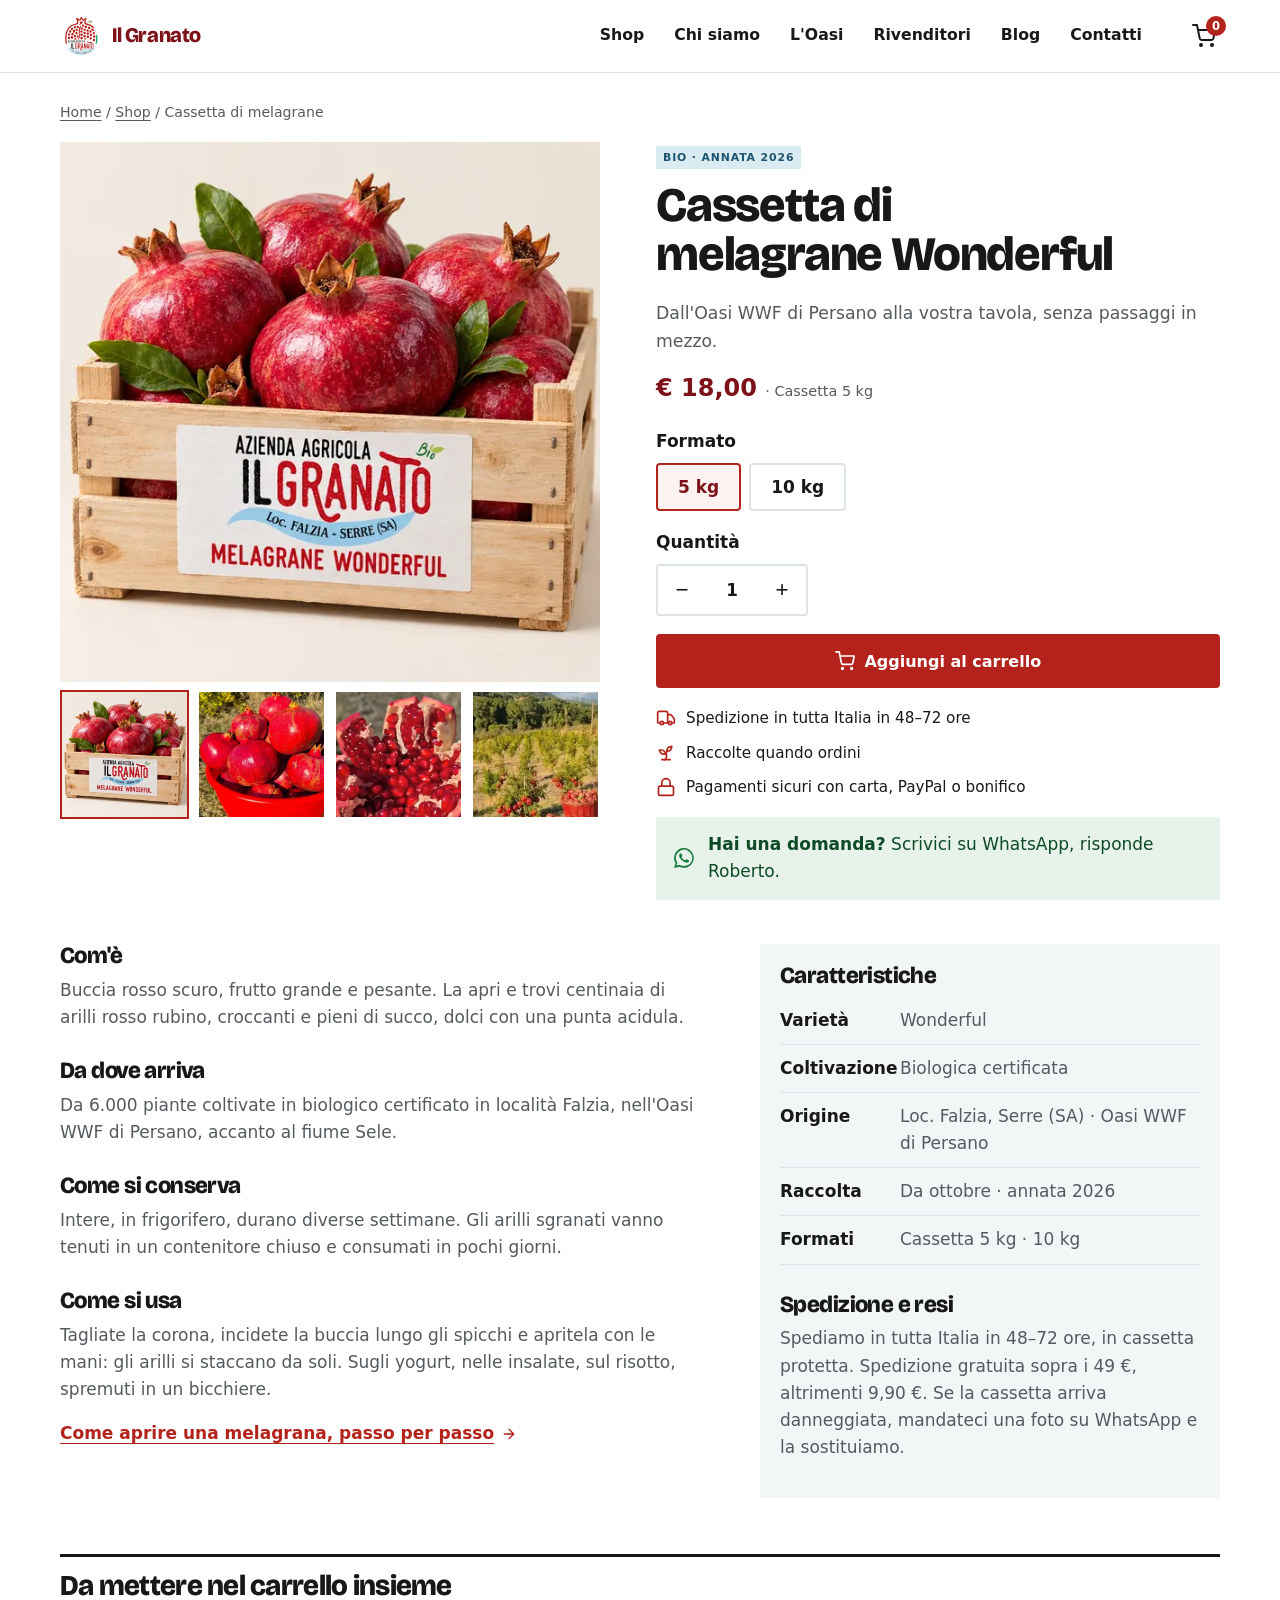
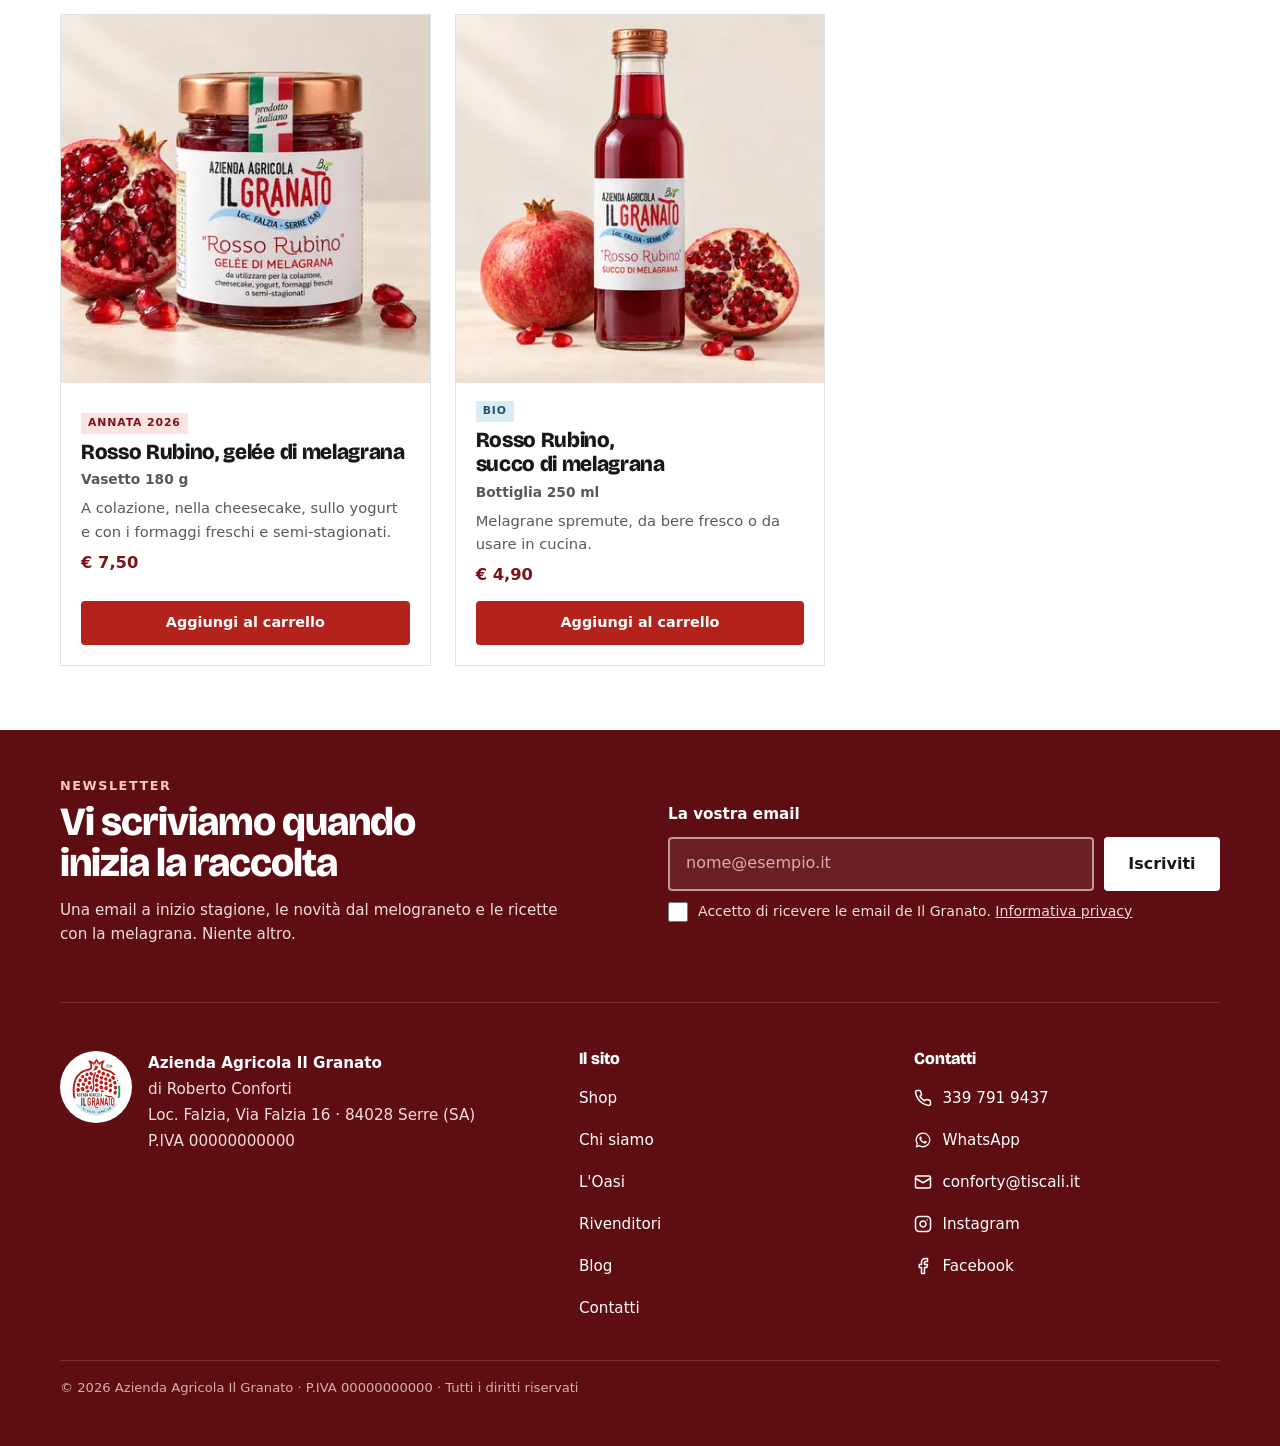
<file: cassetta-melagrane.html>
<!doctype html>
<html lang="it">
<head>
  <meta charset="utf-8">
  <meta name="viewport" content="width=device-width, initial-scale=1">
  <title>Cassetta di melagrane Wonderful bio · Il Granato, Oasi WWF di Persano</title>
  <meta name="description" content="Cassetta di melagrane Wonderful biologiche da 5 o 10 kg, coltivate nell&#x27;Oasi WWF di Persano (Serre, SA). Dal produttore.">
  <!-- BOZZA: rimuovere noindex alla messa online -->
  <meta name="robots" content="noindex, nofollow">
  <!-- Dominio definitivo da scegliere (il vecchio aziendaagricolailgranato.com è scaduto) -->
  <link rel="canonical" href="https://fraspin02.github.io/il-granato-bozza/cassetta-melagrane.html">
  <meta name="theme-color" content="#7D1219">
  <meta property="og:type" content="product">
  <meta property="og:locale" content="it_IT">
  <meta property="og:site_name" content="Azienda Agricola Il Granato">
  <meta property="og:title" content="Cassetta di melagrane Wonderful bio · Il Granato, Oasi WWF di Persano">
  <meta property="og:description" content="Cassetta di melagrane Wonderful biologiche da 5 o 10 kg, coltivate nell&#x27;Oasi WWF di Persano (Serre, SA). Dal produttore.">
  <meta property="og:url" content="https://fraspin02.github.io/il-granato-bozza/cassetta-melagrane.html">
  <meta property="og:image" content="https://fraspin02.github.io/il-granato-bozza/img/packshot-cassetta-900.webp">
  <meta name="twitter:card" content="summary_large_image">
  <link rel="icon" href="img/logo.svg" type="image/svg+xml">
  <link rel="preload" as="image" type="image/webp" fetchpriority="high" imagesrcset="img/packshot-cassetta-600.webp 600w, img/packshot-cassetta-900.webp 900w" imagesizes="(min-width: 960px) 540px, 100vw">
  <link rel="preload" href="fonts/bricolage-800.woff2" as="font" type="font/woff2" crossorigin>
  <style id="css">@font-face { font-family: "Bricolage"; src: url(fonts/bricolage-800.woff2) format("woff2"); font-weight: 800; font-display: swap; }:root {--granato: #7D1219;--granato-2: #5E0D13;--rosso: #C42A21;--rosso-2: #B3231B;--rosa: #F7C9C4;--sele: #D9ECF2;--sele-2: #1E5470;--bianco: #FFFFFF;--grigio-0: #F3F6F7;--linea: #DDE3E6;--ink: #17181A;--ink-2: #545A5E;--wa: #157A3E;--display: "Bricolage", "Arial Black", system-ui, sans-serif;--sans: system-ui, -apple-system, "Segoe UI", Roboto, "Helvetica Neue", Arial, sans-serif;}*, *::before, *::after { box-sizing: border-box; }html { -webkit-text-size-adjust: 100%; scroll-behavior: smooth; scroll-padding-top: 72px; }body { margin: 0; background: var(--bianco); color: var(--ink); font: 400 1.0625rem/1.6 var(--sans); }img { display: block; max-width: 100%; height: auto; }a { color: inherit; }svg { flex-shrink: 0; }h1, h2, h3 { font-family: var(--display); font-weight: 800; line-height: 1.02; letter-spacing: -.025em; margin: 0 0 .45em; text-wrap: balance; }h1 { font-size: clamp(2.5rem, 10.5vw, 4.6rem); }h2 { font-size: clamp(1.9rem, 7vw, 3.1rem); }h3 { font-size: 1.35rem; letter-spacing: -.015em; line-height: 1.1; }p { margin: 0 0 1em; }.wrap { width: min(100% - 32px, 1160px); margin-inline: auto; }.wrap--narrow { width: min(100% - 32px, 760px); }.sr { position: absolute; width: 1px; height: 1px; overflow: hidden; clip: rect(0 0 0 0); white-space: nowrap; }.skip { position: absolute; left: -999px; top: 8px; z-index: 60; background: var(--ink); color: #fff; padding: 8px 14px; }.skip:focus { left: 8px; }:focus-visible { outline: 3px solid var(--rosso); outline-offset: 3px; }.btn { display: inline-flex; align-items: center; justify-content: center; gap: .6em; min-height: 54px; padding: .85em 1.4em; border: 2px solid var(--rosso-2); border-radius: 4px; background: var(--rosso-2); color: #fff; font: 700 1rem/1.2 var(--sans); text-decoration: none; cursor: pointer; transition: background-color .2s, color .2s, border-color .2s, transform .15s; }.btn:hover { background: var(--granato); border-color: var(--granato); }.btn:active { transform: translateY(1px); }.btn--wa { background: var(--wa); border-color: var(--wa); }.btn--wa:hover { background: #0F5F30; border-color: #0F5F30; }.btn--light { background: #fff; border-color: #fff; color: var(--ink); }.btn--light:hover { background: var(--rosa); border-color: var(--rosa); color: var(--ink); }.btn--light .ico-wa { color: var(--wa); }.btn--light .ico-cart { color: var(--rosso-2); }.btn--line { background: transparent; border-color: rgb(255 255 255 / .7); color: #fff; }.btn--line:hover { background: #fff; color: var(--granato); border-color: #fff; }.btn--line-dark { background: transparent; border-color: var(--ink); color: var(--ink); margin-top: 28px; }.btn--line-dark:hover { background: var(--ink); color: #fff; border-color: var(--ink); }.btn--sm { min-height: 44px; padding: .55em .8em; font-size: .9rem; width: 100%; }.cta-row { display: flex; flex-wrap: wrap; gap: 12px; }.link { display: inline-flex; align-items: center; gap: .4em; font-weight: 700; color: var(--rosso-2); text-underline-offset: 4px; }.top { position: sticky; top: 0; z-index: 30; background: rgb(255 255 255 / .96); backdrop-filter: blur(8px); border-bottom: 1px solid var(--linea); }.top__in { display: grid; grid-template-columns: 48px 1fr 48px; align-items: center; min-height: 64px; }.burger { display: grid; place-items: center; width: 48px; height: 48px; margin-left: -10px; border: 0; background: none; color: var(--ink); cursor: pointer; border-radius: 4px; }.burger:hover { background: var(--grigio-0); }.brand { justify-self: center; display: flex; align-items: center; gap: 10px; text-decoration: none; }.brand span { font: 800 1.3rem/1 var(--display); letter-spacing: -.02em; color: var(--granato); }.nav { display: none; }.cart { justify-self: end; position: relative; display: grid; place-items: center; width: 48px; height: 48px; margin-right: -8px; color: var(--ink); border-radius: 4px; }.cart:hover { background: var(--grigio-0); }.cart__n { position: absolute; top: 4px; right: 2px; min-width: 20px; height: 20px; padding: 0 5px; border-radius: 10px; background: var(--rosso-2); color: #fff; font: 700 .72rem/20px var(--sans); text-align: center; }.cart.bump .cart__n { animation: bump .35s ease; }@keyframes bump { 50% { transform: scale(1.35); } }.drawer { position: fixed; inset: 0; width: 100vw; max-width: none; height: 100vh; height: 100dvh; max-height: none; margin: 0; padding: 0; border: 0; overflow-y: auto; overscroll-behavior: contain; background: var(--granato); color: #fff; }.drawer::backdrop { background: rgb(23 24 26 / .5); }.drawer[open] { animation: drawer-in .28s cubic-bezier(.2,.8,.2,1); }@keyframes drawer-in { from { opacity: 0; transform: translateX(-24px); } }.drawer__in { min-height: 100vh; min-height: 100dvh; display: flex; flex-direction: column; padding: 16px 20px calc(24px + env(safe-area-inset-bottom)); }.drawer__head { display: flex; align-items: center; justify-content: space-between; }.drawer__head img { background: #fff; border-radius: 50%; padding: 4px; }.drawer__x { display: grid; place-items: center; width: 52px; height: 52px; border: 2px solid rgb(255 255 255 / .35); border-radius: 50%; background: none; color: #fff; cursor: pointer; }.drawer__x:hover { background: rgb(255 255 255 / .12); }.drawer__in > nav { flex: 1; }.drawer__list { list-style: none; margin: 20px 0; padding: 0; }.drawer__list a { display: flex; align-items: baseline; gap: 14px; padding: 10px 0; border-bottom: 1px solid rgb(255 255 255 / .16); text-decoration: none; font: 800 clamp(1.7rem, 8.2vw, 2.8rem)/1.1 var(--display); letter-spacing: -.02em; }.drawer__list a:hover { color: var(--rosa); }.drawer__n { font: 600 .8rem/1 var(--sans); letter-spacing: .1em; color: var(--rosa); min-width: 22px; }.drawer__foot { display: grid; gap: 12px; padding-top: 18px; border-top: 1px solid rgb(255 255 255 / .16); font-size: 1rem; }.drawer__foot a, .drawer__foot p { display: flex; align-items: center; gap: 10px; margin: 0; color: #fff; }.drawer__foot a { font-weight: 700; text-decoration: none; min-height: 44px; }.drawer__foot p { color: #F3DCD9; }.drawer__foot svg { color: var(--rosa); }html.menu-aperto, html.menu-aperto body { overflow: hidden; }.hero { background: var(--granato); color: #fff; overflow: hidden; }.hero__in { display: grid; gap: 32px; padding: 32px 0 40px; }.chip { display: inline-flex; align-items: center; gap: 8px; margin-bottom: 20px; padding: 6px 12px; border: 1px solid rgb(255 255 255 / .35); border-radius: 4px; font-size: .88rem; font-weight: 600; color: var(--rosa); }.dot { width: 9px; height: 9px; border-radius: 50%; background: #FF6B5E; box-shadow: 0 0 0 4px rgb(255 107 94 / .25); }.hero h1 { color: #fff; }.hero .lead { color: #F3DCD9; font-size: 1.12rem; max-width: 34em; margin-bottom: 26px; }.hero__pic { position: relative; margin: 0 auto; width: min(78vw, 460px); }.hero__pic::before { content: ""; position: absolute; inset: -14px; border-radius: 50%; background: radial-gradient(circle, rgb(255 255 255 / .28) 0 3px, transparent 4px) 0 0 / 16px 16px;-webkit-mask: radial-gradient(circle, transparent 66%, #000 67%); mask: radial-gradient(circle, transparent 66%, #000 67%); }.hero__tondo { position: relative; width: 100%; aspect-ratio: 1; object-fit: cover; border-radius: 50%; }.hero__logo { position: absolute; right: -6px; bottom: 2%; width: 30%; background: #fff; border-radius: 50%; padding: 6px; box-shadow: 0 8px 24px rgb(0 0 0 / .25); }.ticker { list-style: none; margin: 0; padding: 14px 16px; display: grid; grid-template-columns: 1fr 1fr; gap: 10px 16px; background: var(--granato-2); color: #F3DCD9; font-size: .88rem; font-weight: 600; }.ticker li { display: flex; align-items: center; gap: 8px; }.ticker svg { color: var(--rosa); }.sec { padding: 64px 0; }.sec--sele { background: var(--sele); }.sec--grey { background: var(--grigio-0); }.sec__head { display: grid; grid-template-columns: auto 1fr; gap: 14px; align-items: start; margin-bottom: 30px; border-top: 3px solid var(--ink); padding-top: 14px; }.num { font: 800 1rem/1 var(--display); color: var(--rosso-2); margin: .45em 0 0; }.sec__lead { color: var(--ink-2); font-size: 1.08rem; max-width: 38em; margin: 0; }.kicker { font: 700 .82rem/1.3 var(--sans); letter-spacing: .12em; text-transform: uppercase; color: var(--rosso-2); margin-bottom: 8px; }.oasi { display: grid; gap: 26px; }.oasi__txt p { color: #2B3A40; }.stats { display: grid; grid-template-columns: repeat(3, 1fr); margin: 24px 0 0; border-top: 1px solid rgb(30 84 112 / .3); }.stats div { padding: 14px 8px 0 0; }.stats dt { font: 800 clamp(1.8rem, 8.5vw, 3rem)/1 var(--display); color: var(--granato); letter-spacing: -.03em; }.stats dd { margin: 6px 0 0; font-size: .86rem; color: var(--sele-2); line-height: 1.35; }.cartello { margin: 0; }.cartello img { width: 100%; }.cartello figcaption { margin-top: 8px; font-size: .86rem; color: var(--sele-2); }.quote { margin: 36px 0 0; display: grid; grid-template-columns: 92px 1fr; gap: 18px; align-items: center; }.quote img { width: 92px; height: 92px; object-fit: cover; object-position: top; border-radius: 50%; }.quote blockquote { margin: 0; }.quote p { font: 800 clamp(1.15rem, 4.6vw, 1.6rem)/1.25 var(--display); letter-spacing: -.015em; color: var(--granato); margin-bottom: .4em; }.quote footer { font-size: .9rem; color: var(--sele-2); font-weight: 600; }.b2b { background: var(--ink); color: #fff; padding: 24px 20px 28px; }.b2b .sec__head { border-top-color: var(--rosso); }.b2b .num, .b2b .kicker { color: #FF8A80; }.b2b h2 { color: #fff; }.b2b__body > p { color: #D5D9DB; }.ticks { list-style: none; padding: 0; margin: 0 0 26px; display: grid; gap: 12px; }.ticks li { display: flex; gap: 10px; align-items: flex-start; }.ticks svg { color: #FF8A80; margin-top: 3px; }.grid-shop { display: grid; gap: 14px; }.pcard { position: relative; background: #fff; border: 1px solid var(--linea); display: grid; grid-template-columns: 42% 1fr; }.pcard__img { position: relative; display: block; aspect-ratio: 1; overflow: hidden; background: #EFE9E3; }.pcard__img img { width: 100%; height: 100%; object-fit: cover; transition: transform .5s ease; }@media (max-width: 599px) { .pcard__img { aspect-ratio: auto; min-height: 100%; } .pcard__img img { position: absolute; inset: 0; } }.pcard:hover .pcard__img img { transform: scale(1.04); }.pcard__b { padding: 12px 14px; display: flex; flex-direction: column; gap: 4px; }.pcard h3 { font-size: 1.1rem; line-height: 1.12; margin: 2px 0 0; }.pcard h3 a { text-decoration: none; }.pcard h3 a::after { content: ""; position: absolute; inset: 0; }.pcard h3 a:hover { color: var(--rosso-2); }.fmt { font-size: .86rem; font-weight: 700; color: var(--ink-2); margin: 0; }.pdesc { display: none; font-size: .92rem; color: var(--ink-2); margin: 2px 0 0; }.price { font: 700 1.02rem/1.4 var(--sans); color: var(--granato); margin: 4px 0 10px; }.pcard .btn { position: relative; z-index: 1; margin-top: auto; }.tag { align-self: flex-start; font: 700 .68rem/1 var(--sans); letter-spacing: .08em; text-transform: uppercase; padding: 5px 7px; background: var(--sele); color: var(--sele-2); }.tag--new { background: #FBE3E1; color: var(--granato); }.assure { list-style: none; padding: 0; margin: 26px 0 6px; display: grid; gap: 10px; }.assure li { display: flex; align-items: center; gap: 10px; font-weight: 600; }.assure svg { color: var(--rosso-2); }.assure__note { font-size: .86rem; margin: 0; }.posts { display: grid; gap: 26px; }.post { display: grid; gap: 12px; align-content: start; }.post__img { display: block; aspect-ratio: 3 / 2; overflow: hidden; background: var(--grigio-0); }.post__img img { width: 100%; height: 100%; object-fit: cover; transition: transform .4s ease; }.post:hover .post__img img { transform: scale(1.04); }.post__meta { font-size: .84rem; color: var(--ink-2); margin: 0 0 6px; }.post__meta span { font-weight: 700; color: var(--rosso-2); text-transform: uppercase; letter-spacing: .08em; font-size: .76rem; }.post h3 { font-size: 1.3rem; margin-bottom: .35em; }.post h3 a { text-decoration: none; }.post h3 a:hover { color: var(--rosso-2); }.post p { color: var(--ink-2); font-size: .97rem; margin: 0; }@media (max-width: 599px) {.posts:not(.posts--all) .post { grid-template-columns: 112px 1fr; gap: 14px; }.posts:not(.posts--all) .post__img { width: 112px; height: 112px; aspect-ratio: auto; }.posts:not(.posts--all) .post h3 { font-size: 1.1rem; }.posts:not(.posts--all) .post p:last-child { display: none; }}.visit { background: var(--granato); color: #fff; padding: 48px 0; }.visit__in { display: grid; gap: 22px; }.visit h2 { color: #fff; }.visit p { color: #F3DCD9; margin: 0; }.pagehead { background: var(--granato); color: #fff; padding: 28px 0 40px; }.pagehead h1 { color: #fff; }.pagehead .lead { color: #F3DCD9; font-size: 1.12rem; max-width: 36em; margin: 0; }.crumbs { font-size: .88rem; color: var(--ink-2); margin-bottom: 18px; }.crumbs a { text-underline-offset: 3px; }.crumbs--light { color: var(--rosa); }.article__head { background: var(--granato); color: #fff; padding: 26px 0 36px; }.article__head h1 { color: #fff; font-size: clamp(2.1rem, 8.5vw, 3.6rem); margin: 0; }.post__meta--light { color: #F3DCD9; }.post__meta--light span { color: var(--rosa); }.article__img { width: 100%; aspect-ratio: 16 / 9; margin: 24px 0; object-fit: cover; }.prose { font-size: 1.1rem; line-height: 1.7; }.prose h2 { font-size: 1.6rem; margin: 1.4em 0 .4em; }.prose ol, .prose ul { padding-left: 1.2em; }.prose li { margin-bottom: .6em; }.article__src { font-size: .9rem; color: var(--ink-2); }.article__cta { margin: 32px 0 0; padding: 20px; border-left: 4px solid var(--rosso-2); background: var(--grigio-0); display: grid; gap: 14px; }.article__cta p { margin: 0; }.h-more { font-size: 1.8rem; border-top: 3px solid var(--ink); padding-top: 14px; }.contact { display: grid; gap: 32px; }.contact__cards { display: grid; gap: 10px; align-content: start; }.ccard { display: flex; gap: 14px; align-items: flex-start; padding: 18px; border: 1px solid var(--linea); text-decoration: none; transition: border-color .2s, background-color .2s; }.ccard:hover { border-color: var(--rosso-2); background: #FFF8F7; }.ccard svg { color: var(--rosso-2); margin-top: 2px; }.ccard span { display: grid; gap: 2px; font-size: 1.02rem; }.ccard b { font: 800 1.15rem/1.1 var(--display); letter-spacing: -.01em; }.ccard small { color: var(--ink-2); font-size: .88rem; }.ccard--wa { background: var(--wa); border-color: var(--wa); color: #fff; }.ccard--wa svg, .ccard--wa small { color: #DDF2E4; }.ccard--wa:hover { background: #0F5F30; border-color: #0F5F30; }.form { display: grid; gap: 8px; padding: 22px 20px; background: var(--grigio-0); align-content: start; }.form h2 { font-size: 1.7rem; margin: 0; }.form__hint { color: var(--ink-2); font-size: .95rem; }.form > label { font-weight: 700; margin-top: 6px; }.form input:not([type=radio]), .form textarea { width: 100%; min-height: 50px; padding: 12px 14px; border: 1.5px solid #8E999F; border-radius: 4px; font: 1rem/1.4 var(--sans); background: #fff; color: var(--ink); }.form input:focus, .form textarea:focus { outline: 3px solid var(--rosso); outline-offset: 1px; border-color: var(--ink); }.form .opts { margin: 8px 0 0; }.form .btn { margin-top: 12px; }.hours { display: grid; gap: 24px; align-items: center; }.hours img { width: 100%; }.about__txt p { color: var(--ink-2); font-size: 1.08rem; }.about__txt .link { margin-top: 6px; }.values { list-style: none; margin: 0; padding: 0; display: grid; gap: 28px; }.values li { border-top: 3px solid var(--rosso-2); padding-top: 16px; }.values svg { display: block; color: var(--rosso-2); margin-bottom: 10px; }.values h3 { margin-bottom: .35em; }.values p { color: var(--ink-2); margin: 0; }.specs__dl { margin: 0; }.specs__dl div { display: grid; grid-template-columns: 150px 1fr; gap: 10px; padding: 12px 0; border-bottom: 1px solid rgb(30 84 112 / .25); }.specs__dl dt { font-weight: 700; }.specs__dl dd { margin: 0; }.pdp { padding: 16px 0 64px; }.pdp__top { display: grid; gap: 24px; }.gallery { margin-inline: -16px; }.gallery { position: relative; }.gallery__main { width: 100%; aspect-ratio: 1; object-fit: cover; background: #EFE9E3; }.thumbs { display: grid; grid-template-columns: repeat(4, 1fr); gap: 8px; margin: 8px 16px 0; }.thumbs button { padding: 0; border: 2px solid transparent; overflow: hidden; background: none; cursor: pointer; aspect-ratio: 1; }.thumbs button[aria-pressed="true"] { border-color: var(--rosso-2); }.thumbs img { width: 100%; height: 100%; object-fit: cover; }.buy h1 { font-size: clamp(2.1rem, 8vw, 3rem); margin-top: 12px; }.buy__sub { color: var(--ink-2); font-size: 1.08rem; }.buy__price { font: 700 1.5rem/1.3 var(--sans); color: var(--granato); }.buy__price small { font-size: .9rem; font-weight: 500; color: var(--ink-2); }.opts { border: 0; padding: 0; margin: 0 0 18px; display: flex; flex-wrap: wrap; gap: 8px; }.opts legend { font-weight: 700; margin-bottom: 8px; padding: 0; }.opts input { position: absolute; opacity: 0; width: 1px; height: 1px; }.opts span { display: inline-flex; align-items: center; min-height: 48px; padding: 0 20px; border: 2px solid var(--linea); border-radius: 4px; background: #fff; font-weight: 700; cursor: pointer; }.opts input:checked + span { border-color: var(--rosso-2); color: var(--granato); background: #FFF3F2; }.opts input:focus-visible + span { outline: 3px solid var(--rosso); outline-offset: 2px; }.opts--sm span { min-height: 44px; padding: 0 14px; font-size: .95rem; }.qty { margin-bottom: 18px; }.qty label { display: block; font-weight: 700; margin-bottom: 8px; }.qty__ctl { display: inline-flex; border: 2px solid var(--linea); border-radius: 4px; overflow: hidden; }.qty__ctl button { width: 48px; height: 48px; border: 0; background: #fff; font-size: 1.4rem; cursor: pointer; color: var(--ink); }.qty__ctl button:hover { background: var(--grigio-0); }.qty__ctl input { width: 52px; border: 0; text-align: center; font: 700 1.05rem var(--sans); color: var(--ink); -moz-appearance: textfield; }.qty__ctl input::-webkit-inner-spin-button { -webkit-appearance: none; }.buy__bar { position: fixed; left: 0; right: 0; bottom: 0; z-index: 25; display: flex; align-items: center; gap: 12px; justify-content: space-between; padding: 10px 16px calc(10px + env(safe-area-inset-bottom)); background: #fff; border-top: 1px solid var(--linea); box-shadow: 0 -6px 20px rgb(23 24 26 / .08); }.buy__bar-price { margin: 0; font: 700 1rem/1.25 var(--sans); color: var(--granato); display: flex; flex-direction: column; }.buy__bar-price small { font-size: .8rem; font-weight: 500; color: var(--ink-2); }.buy__bar .btn { flex: 1; max-width: 250px; }.buy__assure { list-style: none; padding: 0; margin: 4px 0 18px; display: grid; gap: 10px; font-size: .95rem; }.buy__assure li { display: flex; align-items: center; gap: 10px; flex-wrap: wrap; }.buy__assure svg { color: var(--rosso-2); }.ask { display: flex; gap: 12px; align-items: center; padding: 14px 16px; background: #E7F3EA; color: #0F4A26; text-decoration: none; }.ask svg { color: var(--wa); }.ask:hover { background: #D8ECDE; }.pdp__body { display: grid; gap: 28px; margin-top: 44px; }.desc h2, .specs h2 { font-size: 1.45rem; margin: 1.2em 0 .4em; }.desc h2:first-child, .specs h2:first-child { margin-top: 0; }.desc p, .specs p { color: var(--ink-2); }.specs { background: var(--grigio-0); padding: 20px; }.specs dl { margin: 0; }.specs dl div { display: grid; grid-template-columns: 110px 1fr; gap: 10px; padding: 10px 0; border-bottom: 1px solid var(--linea); }.specs dt { font-weight: 700; }.specs dd { margin: 0; color: var(--ink-2); }.related { margin-top: 56px; }.related h2 { font-size: 1.8rem; border-top: 3px solid var(--ink); padding-top: 14px; }.has-bar .foot { padding-bottom: 110px; }.has-bar .toast { bottom: 96px; }.news { display: grid; gap: 20px; padding: 0 0 40px; margin-bottom: 40px; border-bottom: 1px solid rgb(255 255 255 / .15); }.news__k { font: 700 .8rem/1.3 var(--sans); letter-spacing: .12em; text-transform: uppercase; color: var(--rosa); margin-bottom: 8px; }.news h2 { color: #fff; font-size: clamp(1.7rem, 6.5vw, 2.5rem); margin-bottom: .35em; }.news__txt p:last-child { margin: 0; color: #F3DCD9; max-width: 34em; }.news__form { display: grid; gap: 10px; align-content: start; }.news__form > label:first-child { font-weight: 700; color: #fff; }.news__row { display: grid; gap: 10px; }.news__row input { width: 100%; min-height: 54px; padding: 12px 16px; border: 2px solid rgb(255 255 255 / .55); border-radius: 4px; background: rgb(255 255 255 / .08); color: #fff; font: 1rem/1.4 var(--sans); }.news__row input::placeholder { color: #D6AFAA; }.news__row input:focus { outline: 3px solid var(--rosa); outline-offset: 1px; border-color: #fff; }.news__ok { display: flex; gap: 10px; align-items: flex-start; font-size: .88rem; color: #F3DCD9; line-height: 1.45; }.news__ok input { width: 20px; height: 20px; margin: 1px 0 0; accent-color: var(--rosa); flex-shrink: 0; }.foot { background: var(--granato-2); color: #F3DCD9; padding: 48px 0 110px; font-size: .95rem; }.foot__grid { display: grid; gap: 30px; }.foot__brand { display: flex; gap: 16px; align-items: flex-start; }.foot__brand img { background: #fff; border-radius: 50%; padding: 5px; width: 72px; height: 72px; }.foot__brand b { color: #fff; }.foot__brand p { margin: 0; line-height: 1.7; }.foot__col { display: grid; gap: 2px; align-content: start; }.foot__t { font: 800 1.05rem/1 var(--display); color: #fff; margin: 0 0 8px; }.foot__col a { display: inline-flex; align-items: center; gap: 10px; min-height: 40px; text-decoration: none; color: #fff; }.foot__col a:hover { color: var(--rosa); }.foot__note { font-size: .82rem; color: #D6AFAA; margin: 32px 0 0; padding-top: 16px; border-top: 1px solid rgb(255 255 255 / .15); }.toast { position: fixed; left: 50%; bottom: 88px; transform: translateX(-50%); z-index: 40; background: var(--ink); color: #fff; padding: 12px 18px; font-weight: 600; font-size: .95rem; max-width: calc(100vw - 32px); }@media (min-width: 600px) {.values { grid-template-columns: 1fr 1fr; }.grid-shop { grid-template-columns: repeat(3, 1fr); gap: 14px; }.pcard { grid-template-columns: 1fr; }.pdesc { display: block; }.posts { grid-template-columns: repeat(3, 1fr); }.posts--all { grid-template-columns: repeat(2, 1fr); gap: 36px 24px; }.quote { grid-template-columns: 130px 1fr; }.quote img { width: 130px; height: 130px; }.b2b { padding: 36px; }}@media (min-width: 960px) {.top__in { grid-template-columns: auto 1fr auto; gap: 24px; min-height: 72px; }.burger { display: none; }.brand { justify-self: start; }.nav { display: flex; gap: 2px; justify-self: end; }.nav a { padding: 10px 14px; text-decoration: none; font-weight: 600; font-size: .98rem; border-bottom: 2px solid transparent; }.nav a:hover, .nav a[aria-current] { border-bottom-color: var(--rosso-2); }.hero__in { grid-template-columns: 1.15fr 1fr; align-items: center; gap: 56px; padding: 64px 0 72px; }.hero__pic { width: 460px; margin-right: 0; }.ticker { display: flex; justify-content: center; gap: 48px; font-size: .95rem; }.sec { padding: 104px 0; }.sec__head { grid-template-columns: 90px 1fr; margin-bottom: 44px; }.num { font-size: 1.3rem; }.oasi { grid-template-columns: 1fr 1.1fr; gap: 56px; align-items: start; }.quote { max-width: 860px; margin-top: 56px; }.b2b { display: grid; grid-template-columns: 1fr 1fr; gap: 56px; padding: 56px; }.b2b .sec__head { margin: 0; grid-template-columns: 60px 1fr; }.grid-shop { gap: 24px; }.posts--all { grid-template-columns: repeat(3, 1fr); }.pcard__b { padding: 18px 20px 20px; }.pcard h3 { font-size: 1.35rem; }.visit__in { grid-template-columns: 1.3fr 1fr; align-items: center; }.visit .cta-row { justify-content: flex-end; }.contact { grid-template-columns: 1fr 1fr; gap: 48px; }.hours { grid-template-columns: 1.2fr 1fr; gap: 56px; }.values { grid-template-columns: repeat(4, 1fr); gap: 32px; }.pdp { padding-top: 28px; }.pdp__top { grid-template-columns: 540px 1fr; gap: 56px; align-items: start; }.gallery { margin: 0; }.thumbs { margin: 8px 0 0; }.buy { position: sticky; top: 96px; }.buy__bar { position: static; padding: 0; background: none; border: 0; box-shadow: none; margin-bottom: 18px; }.buy__bar-price { display: none; }.buy__bar .btn { max-width: none; }.has-bar .foot { padding-bottom: 48px; }.has-bar .toast { bottom: 24px; }.pdp__body { grid-template-columns: 1.4fr 1fr; gap: 56px; align-items: start; }.foot { padding-bottom: 48px; }.foot__grid { grid-template-columns: 1.6fr 1fr 1fr; }.news { grid-template-columns: 1fr 1fr; gap: 56px; align-items: center; padding-bottom: 56px; margin-bottom: 48px; }.news__row { grid-template-columns: 1fr auto; }}@media (prefers-reduced-motion: reduce) {html { scroll-behavior: auto; }*, *::before, *::after { transition: none !important; animation: none !important; }}</style>
  <script type="application/ld+json">{
 "@context": "https://schema.org",
 "@type": "Product",
 "name": "Cassetta di melagrane Wonderful",
 "image": [
  "https://fraspin02.github.io/il-granato-bozza/img/packshot-cassetta-900.webp"
 ],
 "brand": {
  "@type": "Brand",
  "name": "Il Granato"
 },
 "description": "Cassetta di melagrane Wonderful biologiche da 5 o 10 kg, coltivate nell'Oasi WWF di Persano (Serre, SA). Dal produttore.",
 "countryOfOrigin": "IT",
 "manufacturer": {
  "@id": "https://fraspin02.github.io/il-granato-bozza/#azienda"
 }
}</script>
</head><body class="has-bar">
<svg width="0" height="0" style="position:absolute" aria-hidden="true">
  <symbol id="i-wa" viewBox="0 0 24 24"><path fill="currentColor" d="M12.04 2a9.9 9.9 0 0 0-8.5 15l-1.4 5.1 5.24-1.37A9.9 9.9 0 1 0 12.04 2Zm0 18.1a8.2 8.2 0 0 1-4.18-1.15l-.3-.18-3.1.82.83-3.03-.2-.31a8.22 8.22 0 1 1 6.95 3.85Zm4.5-6.15c-.25-.12-1.46-.72-1.69-.8-.23-.09-.39-.13-.55.12-.17.25-.64.8-.78.96-.15.17-.29.19-.54.06a6.7 6.7 0 0 1-3.32-2.9c-.25-.43.25-.4.72-1.33.08-.16.04-.3-.02-.43l-.74-1.8c-.2-.47-.4-.4-.55-.41h-.47a.9.9 0 0 0-.65.3 2.74 2.74 0 0 0-.86 2.04 4.77 4.77 0 0 0 1 2.53 10.9 10.9 0 0 0 4.18 3.7c1.55.67 2.16.73 2.94.61.47-.07 1.46-.6 1.66-1.17.2-.58.2-1.07.15-1.17-.06-.1-.22-.17-.47-.29Z"/></symbol>
  <symbol id="i-phone" viewBox="0 0 24 24"><path fill="none" stroke="currentColor" stroke-width="2" stroke-linecap="round" stroke-linejoin="round" d="M22 16.9v3a2 2 0 0 1-2.2 2 19.8 19.8 0 0 1-8.6-3.1 19.5 19.5 0 0 1-6-6A19.8 19.8 0 0 1 2.1 4.2 2 2 0 0 1 4.1 2h3a2 2 0 0 1 2 1.7c.1.9.4 1.8.7 2.7a2 2 0 0 1-.5 2.1L8 9.8a16 16 0 0 0 6 6l1.3-1.3a2 2 0 0 1 2.1-.4c.9.3 1.8.6 2.7.7a2 2 0 0 1 1.7 2Z"/></symbol>
  <symbol id="i-cart" viewBox="0 0 24 24"><g fill="none" stroke="currentColor" stroke-width="2" stroke-linecap="round" stroke-linejoin="round"><circle cx="9" cy="21" r="1"/><circle cx="20" cy="21" r="1"/><path d="M1 1h4l2.7 13.4a2 2 0 0 0 2 1.6h9.7a2 2 0 0 0 2-1.6L23 6H6"/></g></symbol>
  <symbol id="i-leaf" viewBox="0 0 24 24"><g fill="none" stroke="currentColor" stroke-width="2" stroke-linecap="round" stroke-linejoin="round"><path d="M11 20A7 7 0 0 1 9.8 6.1C15.5 5 17 4.5 19 2c1 2 2 4.2 2 8 0 5.5-4.8 10-10 10Z"/><path d="M2 21c0-3 1.9-5.4 5.1-6"/></g></symbol>
  <symbol id="i-pin" viewBox="0 0 24 24"><g fill="none" stroke="currentColor" stroke-width="2" stroke-linecap="round" stroke-linejoin="round"><path d="M20 10c0 6-8 12-8 12s-8-6-8-12a8 8 0 0 1 16 0Z"/><circle cx="12" cy="10" r="3"/></g></symbol>
  <symbol id="i-truck" viewBox="0 0 24 24"><g fill="none" stroke="currentColor" stroke-width="2" stroke-linecap="round" stroke-linejoin="round"><path d="M14 18V6a2 2 0 0 0-2-2H4a2 2 0 0 0-2 2v11a1 1 0 0 0 1 1h2"/><path d="M15 18H9"/><path d="M19 18h2a1 1 0 0 0 1-1v-3.6a1 1 0 0 0-.2-.6l-3.5-4.4A1 1 0 0 0 17.5 8H14"/><circle cx="17" cy="18" r="2"/><circle cx="7" cy="18" r="2"/></g></symbol>
  <symbol id="i-lock" viewBox="0 0 24 24"><g fill="none" stroke="currentColor" stroke-width="2" stroke-linecap="round" stroke-linejoin="round"><rect x="3" y="11" width="18" height="11" rx="2"/><path d="M7 11V7a5 5 0 0 1 10 0v4"/></g></symbol>
  <symbol id="i-sprout" viewBox="0 0 24 24"><g fill="none" stroke="currentColor" stroke-width="2" stroke-linecap="round" stroke-linejoin="round"><path d="M7 20h10"/><path d="M10 20c5.5-2.5.8-6.4 3-10"/><path d="M9.5 9.4c1.1.8 1.8 2.2 2.3 3.7-2 .4-3.5.4-4.8-.3-1.2-.6-2.3-1.9-3-4.2 2.8-.5 4.4 0 5.5.8Z"/><path d="M14.1 6a7 7 0 0 0-1.1 4c1.9-.1 3.3-.6 4.3-1.4 1-1 1.6-2.3 1.7-4.6-2.7.1-4 1-4.9 2Z"/></g></symbol>
  <symbol id="i-check" viewBox="0 0 24 24"><path fill="none" stroke="currentColor" stroke-width="2.4" stroke-linecap="round" stroke-linejoin="round" d="M20 6 9 17l-5-5"/></symbol>
  <symbol id="i-arrow" viewBox="0 0 24 24"><path fill="none" stroke="currentColor" stroke-width="2" stroke-linecap="round" stroke-linejoin="round" d="M5 12h14M12 5l7 7-7 7"/></symbol>
  <symbol id="i-ig" viewBox="0 0 24 24"><g fill="none" stroke="currentColor" stroke-width="2" stroke-linecap="round" stroke-linejoin="round"><rect x="2" y="2" width="20" height="20" rx="5"/><path d="M16 11.4A4 4 0 1 1 12.6 8 4 4 0 0 1 16 11.4Z"/><path d="M17.5 6.5h.01"/></g></symbol>
  <symbol id="i-fb" viewBox="0 0 24 24"><path fill="none" stroke="currentColor" stroke-width="2" stroke-linecap="round" stroke-linejoin="round" d="M18 2h-3a5 5 0 0 0-5 5v3H7v4h3v8h4v-8h3l1-4h-4V7a1 1 0 0 1 1-1h3Z"/></symbol>
  <symbol id="i-clock" viewBox="0 0 24 24"><g fill="none" stroke="currentColor" stroke-width="2" stroke-linecap="round" stroke-linejoin="round"><circle cx="12" cy="12" r="10"/><path d="M12 6v6l4 2"/></g></symbol>
  <symbol id="i-menu" viewBox="0 0 24 24"><path fill="none" stroke="currentColor" stroke-width="2" stroke-linecap="round" d="M4 7h16M4 12h16M4 17h16"/></symbol>
  <symbol id="i-close" viewBox="0 0 24 24"><path fill="none" stroke="currentColor" stroke-width="2" stroke-linecap="round" d="M6 6l12 12M18 6 6 18"/></symbol>
  <symbol id="i-mail" viewBox="0 0 24 24"><g fill="none" stroke="currentColor" stroke-width="2" stroke-linecap="round" stroke-linejoin="round"><rect x="2" y="4" width="20" height="16" rx="2"/><path d="m22 7-10 6L2 7"/></g></symbol>
</svg>
<a class="skip" href="#contenuto">Vai al contenuto</a>
<header class="top">
  <div class="wrap top__in">
    <button class="burger" type="button" aria-label="Apri il menu" aria-haspopup="dialog" aria-controls="menu" aria-expanded="false" data-menu-open>
      <svg width="26" height="26" aria-hidden="true"><use href="#i-menu"/></svg>
    </button>
    <a class="brand" href="./">
      <img src="img/logo.svg" width="42" height="42" alt="">
      <span>Il Granato</span>
    </a>
    <nav class="nav" aria-label="Sezioni"><a href="./#shop">Shop</a><a href="chi-siamo.html">Chi siamo</a><a href="./#oasi">L'Oasi</a><a href="./#rivenditori">Rivenditori</a><a href="blog.html">Blog</a><a href="contatti.html">Contatti</a></nav>
    <a class="cart" href="./#shop">
      <svg width="24" height="24" aria-hidden="true"><use href="#i-cart"/></svg>
      <span class="sr">Carrello: </span><span class="cart__n" data-cart-count>0</span><span class="sr"> prodotti</span>
    </a>
  </div>
</header>
<dialog class="drawer" id="menu" aria-label="Menu">
  <div class="drawer__in">
    <div class="drawer__head">
      <img src="img/logo.svg" width="64" height="64" alt="Azienda Agricola Il Granato">
      <button class="drawer__x" type="button" data-menu-close aria-label="Chiudi il menu">
        <svg width="28" height="28" aria-hidden="true"><use href="#i-close"/></svg>
      </button>
    </div>
    <nav aria-label="Menu principale"><ol class="drawer__list"><li><a href="./" data-menu-close><span class="drawer__n">01</span>Home</a></li><li><a href="./#shop" data-menu-close><span class="drawer__n">02</span>Shop</a></li><li><a href="chi-siamo.html" data-menu-close><span class="drawer__n">03</span>Chi siamo</a></li><li><a href="./#oasi" data-menu-close><span class="drawer__n">04</span>L'Oasi</a></li><li><a href="./#rivenditori" data-menu-close><span class="drawer__n">05</span>Rivenditori</a></li><li><a href="blog.html" data-menu-close><span class="drawer__n">06</span>Blog</a></li><li><a href="contatti.html" data-menu-close><span class="drawer__n">07</span>Contatti</a></li></ol></nav>
    <div class="drawer__foot">
      <a href="tel:+393397919437"><svg width="20" height="20" aria-hidden="true"><use href="#i-phone"/></svg>339 791 9437</a>
      <p><svg width="20" height="20" aria-hidden="true"><use href="#i-pin"/></svg>Loc. Falzia, Via Falzia 16 · 84028 Serre (SA)</p>
    </div>
  </div>
</dialog>
<main id="contenuto" class="pdp">
  <div class="wrap">
    <nav class="crumbs" aria-label="Percorso"><a href="./">Home</a> <span aria-hidden="true">/</span> <a href="./#shop">Shop</a> <span aria-hidden="true">/</span> <span aria-current="page">Cassetta di melagrane</span></nav>

    <div class="pdp__top">
      <div class="gallery">
        <img data-main class="gallery__main" src="img/packshot-cassetta-900.webp"
             srcset="img/packshot-cassetta-600.webp 600w, img/packshot-cassetta-900.webp 900w"
             sizes="(min-width: 960px) 540px, 100vw" width="900" height="900" fetchpriority="high"
             alt="Cassetta di legno piena di melagrane Wonderful con etichetta Il Granato">
        <div class="thumbs" role="group" aria-label="Altre foto">
          <button type="button" data-thumb="img/packshot-cassetta-900.webp" aria-pressed="true"><img src="img/packshot-cassetta-400.webp" width="400" height="400" alt="Cassetta di legno piena di melagrane Wonderful con etichetta Il Granato"></button>
          <button type="button" data-thumb="img/tondo-800.webp" aria-pressed="false"><img src="img/tondo-400.webp" width="400" height="400" loading="lazy" alt="Melagrane Wonderful appena raccolte"></button>
          <button type="button" data-thumb="img/arilli-640.webp" aria-pressed="false"><img src="img/arilli-360.webp" width="360" height="450" loading="lazy" alt="Melagrana aperta, arilli rosso rubino"></button>
          <button type="button" data-thumb="img/cassette-473.webp" aria-pressed="false"><img src="img/cassette-240.webp" width="240" height="223" loading="lazy" alt="Cassette di melagrane tra i filari"></button>
        </div>
      </div>

      <div class="buy">
        <span class="tag">Bio · Annata 2026</span>
        <h1>Cassetta di melagrane Wonderful</h1>
        <p class="buy__sub">Dall'Oasi WWF di Persano alla vostra tavola, senza passaggi in mezzo.</p>
        <p class="buy__price"><span data-prezzo>€ 18,00</span> <small>· <span data-formato>Cassetta 5 kg</span></small></p>

        <fieldset class="opts">
          <legend>Formato</legend>
          <label><input type="radio" name="formato" value="Cassetta 5 kg" data-price="€ 18,00" checked><span>5 kg</span></label>
          <label><input type="radio" name="formato" value="Cassetta 10 kg" data-price="€ 32,00"><span>10 kg</span></label>
        </fieldset>

        <div class="qty">
          <label for="qty">Quantità</label>
          <div class="qty__ctl">
            <button type="button" data-step="-1" aria-label="Un pezzo in meno">−</button>
            <input id="qty" data-qty type="number" inputmode="numeric" min="1" max="20" value="1">
            <button type="button" data-step="1" aria-label="Un pezzo in più">+</button>
          </div>
        </div>

        <div class="buy__bar">
          <p class="buy__bar-price"><span data-prezzo>€ 18,00</span><small data-formato>Cassetta 5 kg</small></p>
          <button class="btn" type="button" data-add><svg width="20" height="20" aria-hidden="true"><use href="#i-cart"/></svg>Aggiungi al carrello</button>
        </div>

        <ul class="buy__assure">
          <li><svg width="20" height="20" aria-hidden="true"><use href="#i-truck"/></svg>Spedizione in tutta Italia in 48–72 ore</li>
          <li><svg width="20" height="20" aria-hidden="true"><use href="#i-sprout"/></svg>Raccolte quando ordini</li>
          <li><svg width="20" height="20" aria-hidden="true"><use href="#i-lock"/></svg>Pagamenti sicuri con carta, PayPal o bonifico</li>
        </ul>
        <a class="ask" href="https://wa.me/393397919437?text=Buongiorno%2C%20ho%20una%20domanda%20sulla%20cassetta%20di%20melagrane%20Wonderful." target="_blank" rel="noopener">
          <svg width="24" height="24" aria-hidden="true"><use href="#i-wa"/></svg><span><b>Hai una domanda?</b> Scrivici su WhatsApp, risponde Roberto.</span>
        </a>
      </div>
    </div>

    <div class="pdp__body">
      <section class="desc" aria-labelledby="d-com">
        <h2 id="d-com">Com'è</h2>
        <p>Buccia rosso scuro, frutto grande e pesante. La apri e trovi centinaia di arilli rosso rubino, croccanti e pieni di succo, dolci con una punta acidula.</p>
        <h2>Da dove arriva</h2>
        <p>Da 6.000 piante coltivate in biologico certificato in località Falzia, nell'Oasi WWF di Persano, accanto al fiume Sele.</p>
        <h2>Come si conserva</h2>
        <p>Intere, in frigorifero, durano diverse settimane. Gli arilli sgranati vanno tenuti in un contenitore chiuso e consumati in pochi giorni.</p>
        <h2>Come si usa</h2>
        <p>Tagliate la corona, incidete la buccia lungo gli spicchi e apritela con le mani: gli arilli si staccano da soli. Sugli yogurt, nelle insalate, sul risotto, spremuti in un bicchiere.</p>
        <a class="link" href="come-aprire-una-melagrana.html">Come aprire una melagrana, passo per passo<svg width="16" height="16" aria-hidden="true"><use href="#i-arrow"/></svg></a>
      </section>

      <aside class="specs" aria-labelledby="s-t">
        <h2 id="s-t">Caratteristiche</h2>
        <dl>
          <div><dt>Varietà</dt><dd>Wonderful</dd></div>
          <div><dt>Coltivazione</dt><dd>Biologica certificata</dd></div>
          <div><dt>Origine</dt><dd>Loc. Falzia, Serre (SA) · Oasi WWF di Persano</dd></div>
          <div><dt>Raccolta</dt><dd>Da ottobre · annata 2026</dd></div>
          <div><dt>Formati</dt><dd>Cassetta 5 kg · 10 kg</dd></div>
        </dl>
        <h2>Spedizione e resi</h2>
        <p>Spediamo in tutta Italia in 48–72 ore, in cassetta protetta. Spedizione gratuita sopra i 49 €, altrimenti 9,90 €. Se la cassetta arriva danneggiata, mandateci una foto su WhatsApp e la sostituiamo.</p>
      </aside>
    </div>

    <section class="related" aria-labelledby="r-t">
      <h2 id="r-t">Da mettere nel carrello insieme</h2>
      <div class="grid-shop grid-shop--3">
        <article class="pcard">
          <a class="pcard__img" href="gelee-rosso-rubino.html"><img src="img/packshot-gelee-600.webp" srcset="img/packshot-gelee-400.webp 400w, img/packshot-gelee-600.webp 600w, img/packshot-gelee-900.webp 900w" sizes="(min-width: 960px) 360px, (min-width: 600px) 30vw, 42vw" width="600" height="600" loading="lazy" decoding="async" alt="Vasetto di gelée di melagrana Rosso Rubino de Il Granato con mezza melagrana"></a>
          <div class="pcard__b">
            <span class="tag tag--new">Annata 2026</span>
            <h3><a href="gelee-rosso-rubino.html">Rosso Rubino, gelée di melagrana</a></h3>
            <p class="fmt">Vasetto 180 g</p>
            <p class="pdesc">A colazione, nella cheesecake, sullo yogurt e con i formaggi freschi e semi-stagionati.</p>
            <p class="price">€ 7,50</p>
            <button class="btn btn--sm" type="button" data-add>Aggiungi al carrello</button>
          </div>
        </article>
        <article class="pcard">
          <a class="pcard__img" href="succo-rosso-rubino.html"><img src="img/packshot-succo-600.webp" srcset="img/packshot-succo-400.webp 400w, img/packshot-succo-600.webp 600w, img/packshot-succo-900.webp 900w" sizes="(min-width: 960px) 360px, (min-width: 600px) 30vw, 42vw" width="600" height="600" loading="lazy" decoding="async" alt="Bottiglia di succo di melagrana Rosso Rubino de Il Granato"></a>
          <div class="pcard__b">
            <span class="tag">Bio</span>
            <h3><a href="succo-rosso-rubino.html">Rosso Rubino, succo di melagrana</a></h3>
            <p class="fmt">Bottiglia 250 ml</p>
            <p class="pdesc">Melagrane spremute, da bere fresco o da usare in cucina.</p>
            <p class="price">€ 4,90</p>
            <button class="btn btn--sm" type="button" data-add>Aggiungi al carrello</button>
          </div>
        </article>
      </div>
    </section>
  </div>
</main>

<footer class="foot">
  <div class="wrap">
    <section class="news" aria-labelledby="news-t">
      <div class="news__txt">
        <p class="news__k">Newsletter</p>
        <h2 id="news-t">Vi scriviamo quando inizia la raccolta</h2>
        <p>Una email a inizio stagione, le novità dal melograneto e le ricette con la melagrana. Niente altro.</p>
      </div>
      <form class="news__form" data-news>
        <label for="news-email">La vostra email</label>
        <div class="news__row">
          <input id="news-email" name="email" type="email" autocomplete="email" inputmode="email" placeholder="nome@esempio.it" required>
          <button class="btn btn--light" type="submit">Iscriviti</button>
        </div>
        <label class="news__ok"><input type="checkbox" name="privacy" required><span>Accetto di ricevere le email de Il Granato. <a href="#">Informativa privacy</a></span></label>
      </form>
    </section>
    <div class="foot__grid">
      <div class="foot__brand">
        <img src="img/logo.svg" width="88" height="88" alt="" loading="lazy">
        <p><b>Azienda Agricola Il Granato</b><br>di Roberto Conforti<br>Loc. Falzia, Via Falzia 16 · 84028 Serre (SA)<br>P.IVA 00000000000</p>
      </div>
      <nav class="foot__col" aria-label="Pagine">
        <p class="foot__t">Il sito</p>
        <a href="./#shop">Shop</a><a href="chi-siamo.html">Chi siamo</a><a href="./#oasi">L'Oasi</a><a href="./#rivenditori">Rivenditori</a><a href="blog.html">Blog</a><a href="contatti.html">Contatti</a>
      </nav>
      <div class="foot__col">
        <p class="foot__t">Contatti</p>
        <a href="tel:+393397919437"><svg width="18" height="18" aria-hidden="true"><use href="#i-phone"/></svg>339 791 9437</a>
        <a href="https://wa.me/393397919437" target="_blank" rel="noopener"><svg width="18" height="18" aria-hidden="true"><use href="#i-wa"/></svg>WhatsApp</a>
        <a href="mailto:conforty@tiscali.it"><svg width="18" height="18" aria-hidden="true"><use href="#i-mail"/></svg>conforty@tiscali.it</a>
        <a href="https://www.instagram.com/aziendaagricolailgranato/" target="_blank" rel="noopener"><svg width="18" height="18" aria-hidden="true"><use href="#i-ig"/></svg>Instagram</a>
        <a href="https://www.facebook.com/AziendaAgricolaILGranato/" target="_blank" rel="noopener"><svg width="18" height="18" aria-hidden="true"><use href="#i-fb"/></svg>Facebook</a>
      </div>
    </div>
    <p class="foot__note">© 2026 Azienda Agricola Il Granato · P.IVA 00000000000 · Tutti i diritti riservati</p>
  </div>
</footer>

<div class="toast" role="status" aria-live="polite" hidden></div>
<script src="shop.js?v=6d8041b0" defer></script>
</body>
</html>
</file>
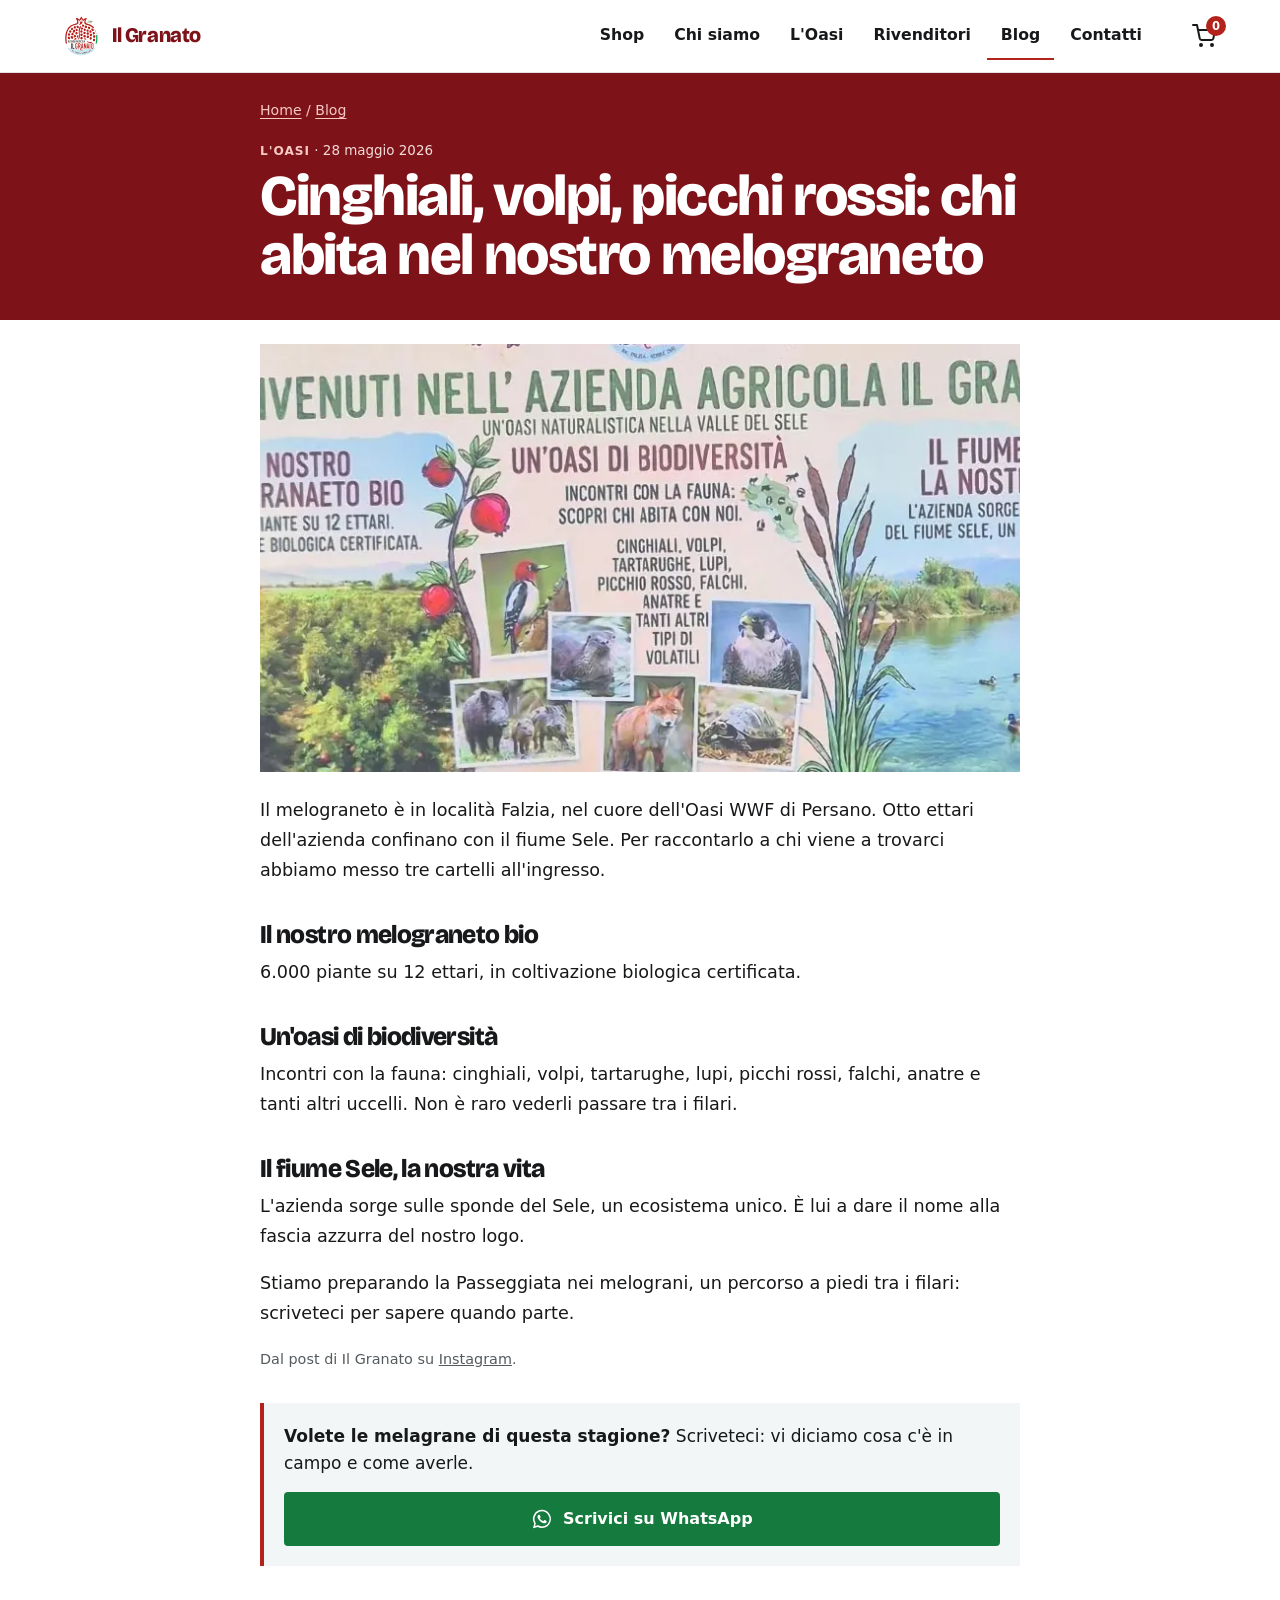
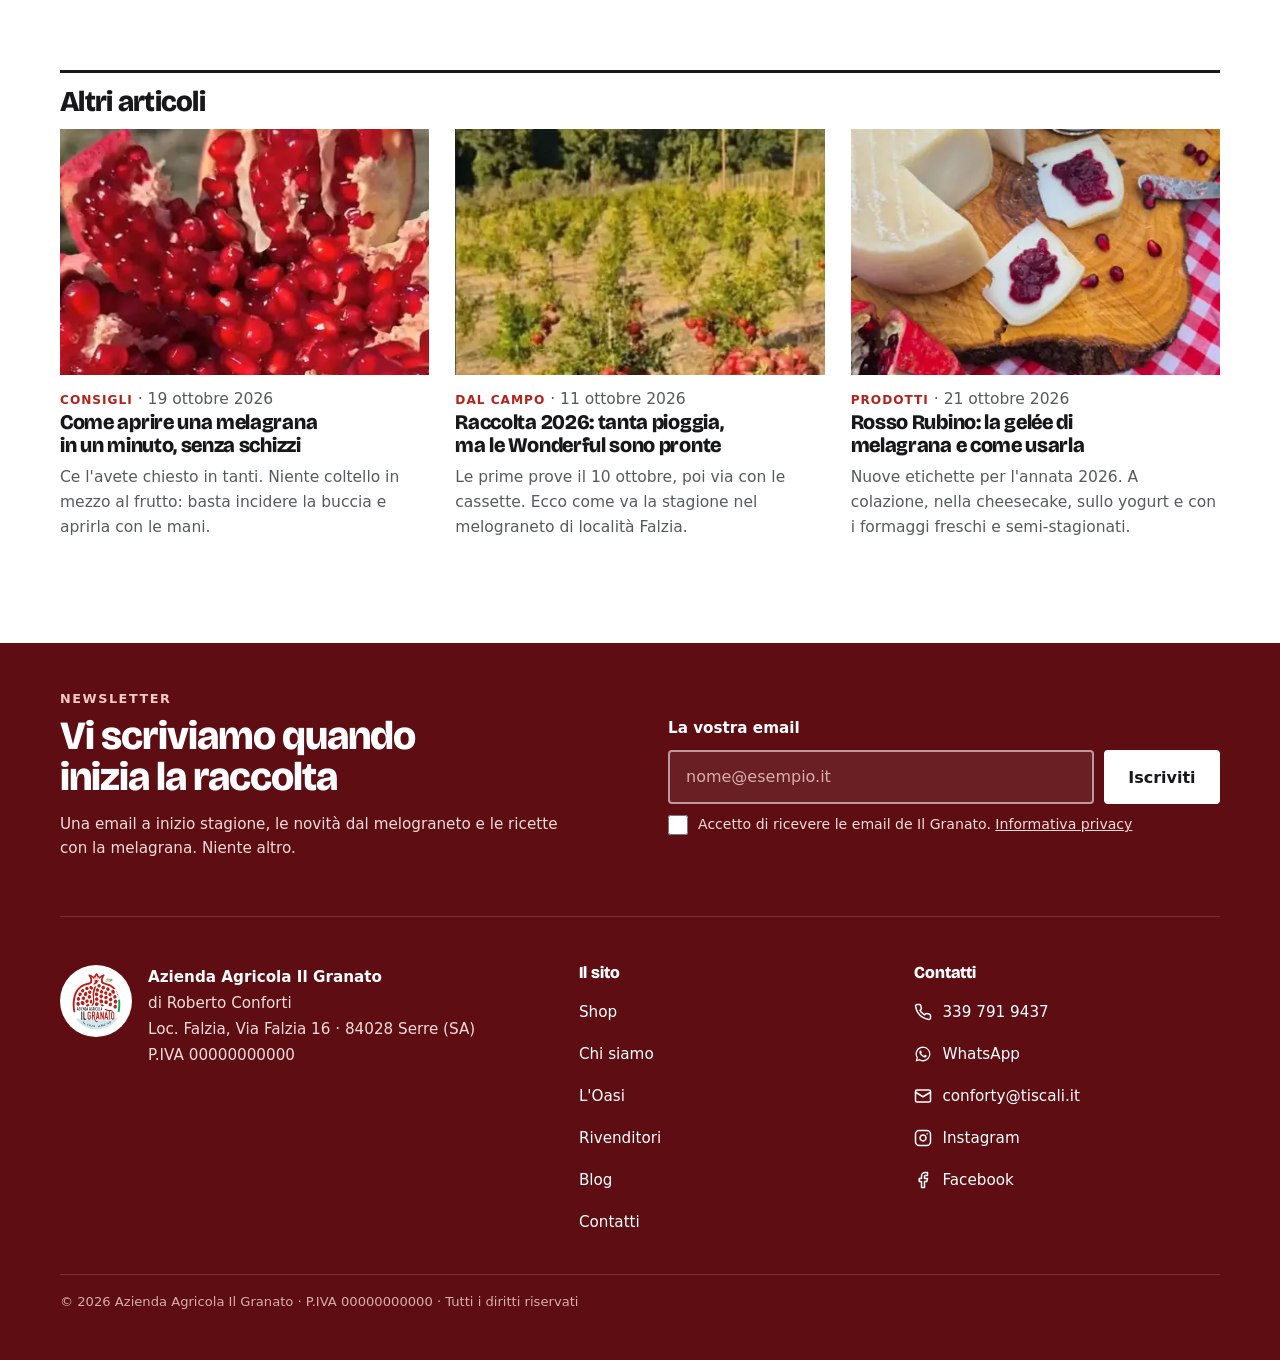
<file: chi-abita-nel-melograneto.html>
<!doctype html>
<html lang="it">
<head>
  <meta charset="utf-8">
  <meta name="viewport" content="width=device-width, initial-scale=1">
  <title>Cinghiali, volpi, picchi rossi: chi abita nel nostro melograneto · Il Granato</title>
  <meta name="description" content="All&#x27;ingresso dell&#x27;azienda abbiamo messo tre cartelli. Raccontano chi vive tra i filari, nell&#x27;Oasi WWF di Persano, accanto al fiume Sele.">
  <!-- BOZZA: rimuovere noindex alla messa online -->
  <meta name="robots" content="noindex, nofollow">
  <!-- Dominio definitivo da scegliere (il vecchio aziendaagricolailgranato.com è scaduto) -->
  <link rel="canonical" href="https://fraspin02.github.io/il-granato-bozza/chi-abita-nel-melograneto.html">
  <meta name="theme-color" content="#7D1219">
  <meta property="og:type" content="article">
  <meta property="og:locale" content="it_IT">
  <meta property="og:site_name" content="Azienda Agricola Il Granato">
  <meta property="og:title" content="Cinghiali, volpi, picchi rossi: chi abita nel nostro melograneto · Il Granato">
  <meta property="og:description" content="All&#x27;ingresso dell&#x27;azienda abbiamo messo tre cartelli. Raccontano chi vive tra i filari, nell&#x27;Oasi WWF di Persano, accanto al fiume Sele.">
  <meta property="og:url" content="https://fraspin02.github.io/il-granato-bozza/chi-abita-nel-melograneto.html">
  <meta property="og:image" content="https://fraspin02.github.io/il-granato-bozza/img/og.jpg">
  <meta name="twitter:card" content="summary_large_image">
  <link rel="icon" href="img/logo.svg" type="image/svg+xml">
  
  <link rel="preload" href="fonts/bricolage-800.woff2" as="font" type="font/woff2" crossorigin>
  <style id="css">@font-face { font-family: "Bricolage"; src: url(fonts/bricolage-800.woff2) format("woff2"); font-weight: 800; font-display: swap; }:root {--granato: #7D1219;--granato-2: #5E0D13;--rosso: #C42A21;--rosso-2: #B3231B;--rosa: #F7C9C4;--sele: #D9ECF2;--sele-2: #1E5470;--bianco: #FFFFFF;--grigio-0: #F3F6F7;--linea: #DDE3E6;--ink: #17181A;--ink-2: #545A5E;--wa: #157A3E;--display: "Bricolage", "Arial Black", system-ui, sans-serif;--sans: system-ui, -apple-system, "Segoe UI", Roboto, "Helvetica Neue", Arial, sans-serif;}*, *::before, *::after { box-sizing: border-box; }html { -webkit-text-size-adjust: 100%; scroll-behavior: smooth; scroll-padding-top: 72px; }body { margin: 0; background: var(--bianco); color: var(--ink); font: 400 1.0625rem/1.6 var(--sans); }img { display: block; max-width: 100%; height: auto; }a { color: inherit; }svg { flex-shrink: 0; }h1, h2, h3 { font-family: var(--display); font-weight: 800; line-height: 1.02; letter-spacing: -.025em; margin: 0 0 .45em; text-wrap: balance; }h1 { font-size: clamp(2.5rem, 10.5vw, 4.6rem); }h2 { font-size: clamp(1.9rem, 7vw, 3.1rem); }h3 { font-size: 1.35rem; letter-spacing: -.015em; line-height: 1.1; }p { margin: 0 0 1em; }.wrap { width: min(100% - 32px, 1160px); margin-inline: auto; }.wrap--narrow { width: min(100% - 32px, 760px); }.sr { position: absolute; width: 1px; height: 1px; overflow: hidden; clip: rect(0 0 0 0); white-space: nowrap; }.skip { position: absolute; left: -999px; top: 8px; z-index: 60; background: var(--ink); color: #fff; padding: 8px 14px; }.skip:focus { left: 8px; }:focus-visible { outline: 3px solid var(--rosso); outline-offset: 3px; }.btn { display: inline-flex; align-items: center; justify-content: center; gap: .6em; min-height: 54px; padding: .85em 1.4em; border: 2px solid var(--rosso-2); border-radius: 4px; background: var(--rosso-2); color: #fff; font: 700 1rem/1.2 var(--sans); text-decoration: none; cursor: pointer; transition: background-color .2s, color .2s, border-color .2s, transform .15s; }.btn:hover { background: var(--granato); border-color: var(--granato); }.btn:active { transform: translateY(1px); }.btn--wa { background: var(--wa); border-color: var(--wa); }.btn--wa:hover { background: #0F5F30; border-color: #0F5F30; }.btn--light { background: #fff; border-color: #fff; color: var(--ink); }.btn--light:hover { background: var(--rosa); border-color: var(--rosa); color: var(--ink); }.btn--light .ico-wa { color: var(--wa); }.btn--light .ico-cart { color: var(--rosso-2); }.btn--line { background: transparent; border-color: rgb(255 255 255 / .7); color: #fff; }.btn--line:hover { background: #fff; color: var(--granato); border-color: #fff; }.btn--line-dark { background: transparent; border-color: var(--ink); color: var(--ink); margin-top: 28px; }.btn--line-dark:hover { background: var(--ink); color: #fff; border-color: var(--ink); }.btn--sm { min-height: 44px; padding: .55em .8em; font-size: .9rem; width: 100%; }.cta-row { display: flex; flex-wrap: wrap; gap: 12px; }.link { display: inline-flex; align-items: center; gap: .4em; font-weight: 700; color: var(--rosso-2); text-underline-offset: 4px; }.top { position: sticky; top: 0; z-index: 30; background: rgb(255 255 255 / .96); backdrop-filter: blur(8px); border-bottom: 1px solid var(--linea); }.top__in { display: grid; grid-template-columns: 48px 1fr 48px; align-items: center; min-height: 64px; }.burger { display: grid; place-items: center; width: 48px; height: 48px; margin-left: -10px; border: 0; background: none; color: var(--ink); cursor: pointer; border-radius: 4px; }.burger:hover { background: var(--grigio-0); }.brand { justify-self: center; display: flex; align-items: center; gap: 10px; text-decoration: none; }.brand span { font: 800 1.3rem/1 var(--display); letter-spacing: -.02em; color: var(--granato); }.nav { display: none; }.cart { justify-self: end; position: relative; display: grid; place-items: center; width: 48px; height: 48px; margin-right: -8px; color: var(--ink); border-radius: 4px; }.cart:hover { background: var(--grigio-0); }.cart__n { position: absolute; top: 4px; right: 2px; min-width: 20px; height: 20px; padding: 0 5px; border-radius: 10px; background: var(--rosso-2); color: #fff; font: 700 .72rem/20px var(--sans); text-align: center; }.cart.bump .cart__n { animation: bump .35s ease; }@keyframes bump { 50% { transform: scale(1.35); } }.drawer { position: fixed; inset: 0; width: 100vw; max-width: none; height: 100vh; height: 100dvh; max-height: none; margin: 0; padding: 0; border: 0; overflow-y: auto; overscroll-behavior: contain; background: var(--granato); color: #fff; }.drawer::backdrop { background: rgb(23 24 26 / .5); }.drawer[open] { animation: drawer-in .28s cubic-bezier(.2,.8,.2,1); }@keyframes drawer-in { from { opacity: 0; transform: translateX(-24px); } }.drawer__in { min-height: 100vh; min-height: 100dvh; display: flex; flex-direction: column; padding: 16px 20px calc(24px + env(safe-area-inset-bottom)); }.drawer__head { display: flex; align-items: center; justify-content: space-between; }.drawer__head img { background: #fff; border-radius: 50%; padding: 4px; }.drawer__x { display: grid; place-items: center; width: 52px; height: 52px; border: 2px solid rgb(255 255 255 / .35); border-radius: 50%; background: none; color: #fff; cursor: pointer; }.drawer__x:hover { background: rgb(255 255 255 / .12); }.drawer__in > nav { flex: 1; }.drawer__list { list-style: none; margin: 20px 0; padding: 0; }.drawer__list a { display: flex; align-items: baseline; gap: 14px; padding: 10px 0; border-bottom: 1px solid rgb(255 255 255 / .16); text-decoration: none; font: 800 clamp(1.7rem, 8.2vw, 2.8rem)/1.1 var(--display); letter-spacing: -.02em; }.drawer__list a:hover { color: var(--rosa); }.drawer__n { font: 600 .8rem/1 var(--sans); letter-spacing: .1em; color: var(--rosa); min-width: 22px; }.drawer__foot { display: grid; gap: 12px; padding-top: 18px; border-top: 1px solid rgb(255 255 255 / .16); font-size: 1rem; }.drawer__foot a, .drawer__foot p { display: flex; align-items: center; gap: 10px; margin: 0; color: #fff; }.drawer__foot a { font-weight: 700; text-decoration: none; min-height: 44px; }.drawer__foot p { color: #F3DCD9; }.drawer__foot svg { color: var(--rosa); }html.menu-aperto, html.menu-aperto body { overflow: hidden; }.hero { background: var(--granato); color: #fff; overflow: hidden; }.hero__in { display: grid; gap: 32px; padding: 32px 0 40px; }.chip { display: inline-flex; align-items: center; gap: 8px; margin-bottom: 20px; padding: 6px 12px; border: 1px solid rgb(255 255 255 / .35); border-radius: 4px; font-size: .88rem; font-weight: 600; color: var(--rosa); }.dot { width: 9px; height: 9px; border-radius: 50%; background: #FF6B5E; box-shadow: 0 0 0 4px rgb(255 107 94 / .25); }.hero h1 { color: #fff; }.hero .lead { color: #F3DCD9; font-size: 1.12rem; max-width: 34em; margin-bottom: 26px; }.hero__pic { position: relative; margin: 0 auto; width: min(78vw, 460px); }.hero__pic::before { content: ""; position: absolute; inset: -14px; border-radius: 50%; background: radial-gradient(circle, rgb(255 255 255 / .28) 0 3px, transparent 4px) 0 0 / 16px 16px;-webkit-mask: radial-gradient(circle, transparent 66%, #000 67%); mask: radial-gradient(circle, transparent 66%, #000 67%); }.hero__tondo { position: relative; width: 100%; aspect-ratio: 1; object-fit: cover; border-radius: 50%; }.hero__logo { position: absolute; right: -6px; bottom: 2%; width: 30%; background: #fff; border-radius: 50%; padding: 6px; box-shadow: 0 8px 24px rgb(0 0 0 / .25); }.ticker { list-style: none; margin: 0; padding: 14px 16px; display: grid; grid-template-columns: 1fr 1fr; gap: 10px 16px; background: var(--granato-2); color: #F3DCD9; font-size: .88rem; font-weight: 600; }.ticker li { display: flex; align-items: center; gap: 8px; }.ticker svg { color: var(--rosa); }.sec { padding: 64px 0; }.sec--sele { background: var(--sele); }.sec--grey { background: var(--grigio-0); }.sec__head { display: grid; grid-template-columns: auto 1fr; gap: 14px; align-items: start; margin-bottom: 30px; border-top: 3px solid var(--ink); padding-top: 14px; }.num { font: 800 1rem/1 var(--display); color: var(--rosso-2); margin: .45em 0 0; }.sec__lead { color: var(--ink-2); font-size: 1.08rem; max-width: 38em; margin: 0; }.kicker { font: 700 .82rem/1.3 var(--sans); letter-spacing: .12em; text-transform: uppercase; color: var(--rosso-2); margin-bottom: 8px; }.oasi { display: grid; gap: 26px; }.oasi__txt p { color: #2B3A40; }.stats { display: grid; grid-template-columns: repeat(3, 1fr); margin: 24px 0 0; border-top: 1px solid rgb(30 84 112 / .3); }.stats div { padding: 14px 8px 0 0; }.stats dt { font: 800 clamp(1.8rem, 8.5vw, 3rem)/1 var(--display); color: var(--granato); letter-spacing: -.03em; }.stats dd { margin: 6px 0 0; font-size: .86rem; color: var(--sele-2); line-height: 1.35; }.cartello { margin: 0; }.cartello img { width: 100%; }.cartello figcaption { margin-top: 8px; font-size: .86rem; color: var(--sele-2); }.quote { margin: 36px 0 0; display: grid; grid-template-columns: 92px 1fr; gap: 18px; align-items: center; }.quote img { width: 92px; height: 92px; object-fit: cover; object-position: top; border-radius: 50%; }.quote blockquote { margin: 0; }.quote p { font: 800 clamp(1.15rem, 4.6vw, 1.6rem)/1.25 var(--display); letter-spacing: -.015em; color: var(--granato); margin-bottom: .4em; }.quote footer { font-size: .9rem; color: var(--sele-2); font-weight: 600; }.b2b { background: var(--ink); color: #fff; padding: 24px 20px 28px; }.b2b .sec__head { border-top-color: var(--rosso); }.b2b .num, .b2b .kicker { color: #FF8A80; }.b2b h2 { color: #fff; }.b2b__body > p { color: #D5D9DB; }.ticks { list-style: none; padding: 0; margin: 0 0 26px; display: grid; gap: 12px; }.ticks li { display: flex; gap: 10px; align-items: flex-start; }.ticks svg { color: #FF8A80; margin-top: 3px; }.grid-shop { display: grid; gap: 14px; }.pcard { position: relative; background: #fff; border: 1px solid var(--linea); display: grid; grid-template-columns: 42% 1fr; }.pcard__img { position: relative; display: block; aspect-ratio: 1; overflow: hidden; background: #EFE9E3; }.pcard__img img { width: 100%; height: 100%; object-fit: cover; transition: transform .5s ease; }@media (max-width: 599px) { .pcard__img { aspect-ratio: auto; min-height: 100%; } .pcard__img img { position: absolute; inset: 0; } }.pcard:hover .pcard__img img { transform: scale(1.04); }.pcard__b { padding: 12px 14px; display: flex; flex-direction: column; gap: 4px; }.pcard h3 { font-size: 1.1rem; line-height: 1.12; margin: 2px 0 0; }.pcard h3 a { text-decoration: none; }.pcard h3 a::after { content: ""; position: absolute; inset: 0; }.pcard h3 a:hover { color: var(--rosso-2); }.fmt { font-size: .86rem; font-weight: 700; color: var(--ink-2); margin: 0; }.pdesc { display: none; font-size: .92rem; color: var(--ink-2); margin: 2px 0 0; }.price { font: 700 1.02rem/1.4 var(--sans); color: var(--granato); margin: 4px 0 10px; }.pcard .btn { position: relative; z-index: 1; margin-top: auto; }.tag { align-self: flex-start; font: 700 .68rem/1 var(--sans); letter-spacing: .08em; text-transform: uppercase; padding: 5px 7px; background: var(--sele); color: var(--sele-2); }.tag--new { background: #FBE3E1; color: var(--granato); }.assure { list-style: none; padding: 0; margin: 26px 0 6px; display: grid; gap: 10px; }.assure li { display: flex; align-items: center; gap: 10px; font-weight: 600; }.assure svg { color: var(--rosso-2); }.assure__note { font-size: .86rem; margin: 0; }.posts { display: grid; gap: 26px; }.post { display: grid; gap: 12px; align-content: start; }.post__img { display: block; aspect-ratio: 3 / 2; overflow: hidden; background: var(--grigio-0); }.post__img img { width: 100%; height: 100%; object-fit: cover; transition: transform .4s ease; }.post:hover .post__img img { transform: scale(1.04); }.post__meta { font-size: .84rem; color: var(--ink-2); margin: 0 0 6px; }.post__meta span { font-weight: 700; color: var(--rosso-2); text-transform: uppercase; letter-spacing: .08em; font-size: .76rem; }.post h3 { font-size: 1.3rem; margin-bottom: .35em; }.post h3 a { text-decoration: none; }.post h3 a:hover { color: var(--rosso-2); }.post p { color: var(--ink-2); font-size: .97rem; margin: 0; }@media (max-width: 599px) {.posts:not(.posts--all) .post { grid-template-columns: 112px 1fr; gap: 14px; }.posts:not(.posts--all) .post__img { width: 112px; height: 112px; aspect-ratio: auto; }.posts:not(.posts--all) .post h3 { font-size: 1.1rem; }.posts:not(.posts--all) .post p:last-child { display: none; }}.visit { background: var(--granato); color: #fff; padding: 48px 0; }.visit__in { display: grid; gap: 22px; }.visit h2 { color: #fff; }.visit p { color: #F3DCD9; margin: 0; }.pagehead { background: var(--granato); color: #fff; padding: 28px 0 40px; }.pagehead h1 { color: #fff; }.pagehead .lead { color: #F3DCD9; font-size: 1.12rem; max-width: 36em; margin: 0; }.crumbs { font-size: .88rem; color: var(--ink-2); margin-bottom: 18px; }.crumbs a { text-underline-offset: 3px; }.crumbs--light { color: var(--rosa); }.article__head { background: var(--granato); color: #fff; padding: 26px 0 36px; }.article__head h1 { color: #fff; font-size: clamp(2.1rem, 8.5vw, 3.6rem); margin: 0; }.post__meta--light { color: #F3DCD9; }.post__meta--light span { color: var(--rosa); }.article__img { width: 100%; aspect-ratio: 16 / 9; margin: 24px 0; object-fit: cover; }.prose { font-size: 1.1rem; line-height: 1.7; }.prose h2 { font-size: 1.6rem; margin: 1.4em 0 .4em; }.prose ol, .prose ul { padding-left: 1.2em; }.prose li { margin-bottom: .6em; }.article__src { font-size: .9rem; color: var(--ink-2); }.article__cta { margin: 32px 0 0; padding: 20px; border-left: 4px solid var(--rosso-2); background: var(--grigio-0); display: grid; gap: 14px; }.article__cta p { margin: 0; }.h-more { font-size: 1.8rem; border-top: 3px solid var(--ink); padding-top: 14px; }.contact { display: grid; gap: 32px; }.contact__cards { display: grid; gap: 10px; align-content: start; }.ccard { display: flex; gap: 14px; align-items: flex-start; padding: 18px; border: 1px solid var(--linea); text-decoration: none; transition: border-color .2s, background-color .2s; }.ccard:hover { border-color: var(--rosso-2); background: #FFF8F7; }.ccard svg { color: var(--rosso-2); margin-top: 2px; }.ccard span { display: grid; gap: 2px; font-size: 1.02rem; }.ccard b { font: 800 1.15rem/1.1 var(--display); letter-spacing: -.01em; }.ccard small { color: var(--ink-2); font-size: .88rem; }.ccard--wa { background: var(--wa); border-color: var(--wa); color: #fff; }.ccard--wa svg, .ccard--wa small { color: #DDF2E4; }.ccard--wa:hover { background: #0F5F30; border-color: #0F5F30; }.form { display: grid; gap: 8px; padding: 22px 20px; background: var(--grigio-0); align-content: start; }.form h2 { font-size: 1.7rem; margin: 0; }.form__hint { color: var(--ink-2); font-size: .95rem; }.form > label { font-weight: 700; margin-top: 6px; }.form input:not([type=radio]), .form textarea { width: 100%; min-height: 50px; padding: 12px 14px; border: 1.5px solid #8E999F; border-radius: 4px; font: 1rem/1.4 var(--sans); background: #fff; color: var(--ink); }.form input:focus, .form textarea:focus { outline: 3px solid var(--rosso); outline-offset: 1px; border-color: var(--ink); }.form .opts { margin: 8px 0 0; }.form .btn { margin-top: 12px; }.hours { display: grid; gap: 24px; align-items: center; }.hours img { width: 100%; }.about__txt p { color: var(--ink-2); font-size: 1.08rem; }.about__txt .link { margin-top: 6px; }.values { list-style: none; margin: 0; padding: 0; display: grid; gap: 28px; }.values li { border-top: 3px solid var(--rosso-2); padding-top: 16px; }.values svg { display: block; color: var(--rosso-2); margin-bottom: 10px; }.values h3 { margin-bottom: .35em; }.values p { color: var(--ink-2); margin: 0; }.specs__dl { margin: 0; }.specs__dl div { display: grid; grid-template-columns: 150px 1fr; gap: 10px; padding: 12px 0; border-bottom: 1px solid rgb(30 84 112 / .25); }.specs__dl dt { font-weight: 700; }.specs__dl dd { margin: 0; }.pdp { padding: 16px 0 64px; }.pdp__top { display: grid; gap: 24px; }.gallery { margin-inline: -16px; }.gallery { position: relative; }.gallery__main { width: 100%; aspect-ratio: 1; object-fit: cover; background: #EFE9E3; }.thumbs { display: grid; grid-template-columns: repeat(4, 1fr); gap: 8px; margin: 8px 16px 0; }.thumbs button { padding: 0; border: 2px solid transparent; overflow: hidden; background: none; cursor: pointer; aspect-ratio: 1; }.thumbs button[aria-pressed="true"] { border-color: var(--rosso-2); }.thumbs img { width: 100%; height: 100%; object-fit: cover; }.buy h1 { font-size: clamp(2.1rem, 8vw, 3rem); margin-top: 12px; }.buy__sub { color: var(--ink-2); font-size: 1.08rem; }.buy__price { font: 700 1.5rem/1.3 var(--sans); color: var(--granato); }.buy__price small { font-size: .9rem; font-weight: 500; color: var(--ink-2); }.opts { border: 0; padding: 0; margin: 0 0 18px; display: flex; flex-wrap: wrap; gap: 8px; }.opts legend { font-weight: 700; margin-bottom: 8px; padding: 0; }.opts input { position: absolute; opacity: 0; width: 1px; height: 1px; }.opts span { display: inline-flex; align-items: center; min-height: 48px; padding: 0 20px; border: 2px solid var(--linea); border-radius: 4px; background: #fff; font-weight: 700; cursor: pointer; }.opts input:checked + span { border-color: var(--rosso-2); color: var(--granato); background: #FFF3F2; }.opts input:focus-visible + span { outline: 3px solid var(--rosso); outline-offset: 2px; }.opts--sm span { min-height: 44px; padding: 0 14px; font-size: .95rem; }.qty { margin-bottom: 18px; }.qty label { display: block; font-weight: 700; margin-bottom: 8px; }.qty__ctl { display: inline-flex; border: 2px solid var(--linea); border-radius: 4px; overflow: hidden; }.qty__ctl button { width: 48px; height: 48px; border: 0; background: #fff; font-size: 1.4rem; cursor: pointer; color: var(--ink); }.qty__ctl button:hover { background: var(--grigio-0); }.qty__ctl input { width: 52px; border: 0; text-align: center; font: 700 1.05rem var(--sans); color: var(--ink); -moz-appearance: textfield; }.qty__ctl input::-webkit-inner-spin-button { -webkit-appearance: none; }.buy__bar { position: fixed; left: 0; right: 0; bottom: 0; z-index: 25; display: flex; align-items: center; gap: 12px; justify-content: space-between; padding: 10px 16px calc(10px + env(safe-area-inset-bottom)); background: #fff; border-top: 1px solid var(--linea); box-shadow: 0 -6px 20px rgb(23 24 26 / .08); }.buy__bar-price { margin: 0; font: 700 1rem/1.25 var(--sans); color: var(--granato); display: flex; flex-direction: column; }.buy__bar-price small { font-size: .8rem; font-weight: 500; color: var(--ink-2); }.buy__bar .btn { flex: 1; max-width: 250px; }.buy__assure { list-style: none; padding: 0; margin: 4px 0 18px; display: grid; gap: 10px; font-size: .95rem; }.buy__assure li { display: flex; align-items: center; gap: 10px; flex-wrap: wrap; }.buy__assure svg { color: var(--rosso-2); }.ask { display: flex; gap: 12px; align-items: center; padding: 14px 16px; background: #E7F3EA; color: #0F4A26; text-decoration: none; }.ask svg { color: var(--wa); }.ask:hover { background: #D8ECDE; }.pdp__body { display: grid; gap: 28px; margin-top: 44px; }.desc h2, .specs h2 { font-size: 1.45rem; margin: 1.2em 0 .4em; }.desc h2:first-child, .specs h2:first-child { margin-top: 0; }.desc p, .specs p { color: var(--ink-2); }.specs { background: var(--grigio-0); padding: 20px; }.specs dl { margin: 0; }.specs dl div { display: grid; grid-template-columns: 110px 1fr; gap: 10px; padding: 10px 0; border-bottom: 1px solid var(--linea); }.specs dt { font-weight: 700; }.specs dd { margin: 0; color: var(--ink-2); }.related { margin-top: 56px; }.related h2 { font-size: 1.8rem; border-top: 3px solid var(--ink); padding-top: 14px; }.has-bar .foot { padding-bottom: 110px; }.has-bar .toast { bottom: 96px; }.news { display: grid; gap: 20px; padding: 0 0 40px; margin-bottom: 40px; border-bottom: 1px solid rgb(255 255 255 / .15); }.news__k { font: 700 .8rem/1.3 var(--sans); letter-spacing: .12em; text-transform: uppercase; color: var(--rosa); margin-bottom: 8px; }.news h2 { color: #fff; font-size: clamp(1.7rem, 6.5vw, 2.5rem); margin-bottom: .35em; }.news__txt p:last-child { margin: 0; color: #F3DCD9; max-width: 34em; }.news__form { display: grid; gap: 10px; align-content: start; }.news__form > label:first-child { font-weight: 700; color: #fff; }.news__row { display: grid; gap: 10px; }.news__row input { width: 100%; min-height: 54px; padding: 12px 16px; border: 2px solid rgb(255 255 255 / .55); border-radius: 4px; background: rgb(255 255 255 / .08); color: #fff; font: 1rem/1.4 var(--sans); }.news__row input::placeholder { color: #D6AFAA; }.news__row input:focus { outline: 3px solid var(--rosa); outline-offset: 1px; border-color: #fff; }.news__ok { display: flex; gap: 10px; align-items: flex-start; font-size: .88rem; color: #F3DCD9; line-height: 1.45; }.news__ok input { width: 20px; height: 20px; margin: 1px 0 0; accent-color: var(--rosa); flex-shrink: 0; }.foot { background: var(--granato-2); color: #F3DCD9; padding: 48px 0 110px; font-size: .95rem; }.foot__grid { display: grid; gap: 30px; }.foot__brand { display: flex; gap: 16px; align-items: flex-start; }.foot__brand img { background: #fff; border-radius: 50%; padding: 5px; width: 72px; height: 72px; }.foot__brand b { color: #fff; }.foot__brand p { margin: 0; line-height: 1.7; }.foot__col { display: grid; gap: 2px; align-content: start; }.foot__t { font: 800 1.05rem/1 var(--display); color: #fff; margin: 0 0 8px; }.foot__col a { display: inline-flex; align-items: center; gap: 10px; min-height: 40px; text-decoration: none; color: #fff; }.foot__col a:hover { color: var(--rosa); }.foot__note { font-size: .82rem; color: #D6AFAA; margin: 32px 0 0; padding-top: 16px; border-top: 1px solid rgb(255 255 255 / .15); }.toast { position: fixed; left: 50%; bottom: 88px; transform: translateX(-50%); z-index: 40; background: var(--ink); color: #fff; padding: 12px 18px; font-weight: 600; font-size: .95rem; max-width: calc(100vw - 32px); }@media (min-width: 600px) {.values { grid-template-columns: 1fr 1fr; }.grid-shop { grid-template-columns: repeat(3, 1fr); gap: 14px; }.pcard { grid-template-columns: 1fr; }.pdesc { display: block; }.posts { grid-template-columns: repeat(3, 1fr); }.posts--all { grid-template-columns: repeat(2, 1fr); gap: 36px 24px; }.quote { grid-template-columns: 130px 1fr; }.quote img { width: 130px; height: 130px; }.b2b { padding: 36px; }}@media (min-width: 960px) {.top__in { grid-template-columns: auto 1fr auto; gap: 24px; min-height: 72px; }.burger { display: none; }.brand { justify-self: start; }.nav { display: flex; gap: 2px; justify-self: end; }.nav a { padding: 10px 14px; text-decoration: none; font-weight: 600; font-size: .98rem; border-bottom: 2px solid transparent; }.nav a:hover, .nav a[aria-current] { border-bottom-color: var(--rosso-2); }.hero__in { grid-template-columns: 1.15fr 1fr; align-items: center; gap: 56px; padding: 64px 0 72px; }.hero__pic { width: 460px; margin-right: 0; }.ticker { display: flex; justify-content: center; gap: 48px; font-size: .95rem; }.sec { padding: 104px 0; }.sec__head { grid-template-columns: 90px 1fr; margin-bottom: 44px; }.num { font-size: 1.3rem; }.oasi { grid-template-columns: 1fr 1.1fr; gap: 56px; align-items: start; }.quote { max-width: 860px; margin-top: 56px; }.b2b { display: grid; grid-template-columns: 1fr 1fr; gap: 56px; padding: 56px; }.b2b .sec__head { margin: 0; grid-template-columns: 60px 1fr; }.grid-shop { gap: 24px; }.posts--all { grid-template-columns: repeat(3, 1fr); }.pcard__b { padding: 18px 20px 20px; }.pcard h3 { font-size: 1.35rem; }.visit__in { grid-template-columns: 1.3fr 1fr; align-items: center; }.visit .cta-row { justify-content: flex-end; }.contact { grid-template-columns: 1fr 1fr; gap: 48px; }.hours { grid-template-columns: 1.2fr 1fr; gap: 56px; }.values { grid-template-columns: repeat(4, 1fr); gap: 32px; }.pdp { padding-top: 28px; }.pdp__top { grid-template-columns: 540px 1fr; gap: 56px; align-items: start; }.gallery { margin: 0; }.thumbs { margin: 8px 0 0; }.buy { position: sticky; top: 96px; }.buy__bar { position: static; padding: 0; background: none; border: 0; box-shadow: none; margin-bottom: 18px; }.buy__bar-price { display: none; }.buy__bar .btn { max-width: none; }.has-bar .foot { padding-bottom: 48px; }.has-bar .toast { bottom: 24px; }.pdp__body { grid-template-columns: 1.4fr 1fr; gap: 56px; align-items: start; }.foot { padding-bottom: 48px; }.foot__grid { grid-template-columns: 1.6fr 1fr 1fr; }.news { grid-template-columns: 1fr 1fr; gap: 56px; align-items: center; padding-bottom: 56px; margin-bottom: 48px; }.news__row { grid-template-columns: 1fr auto; }}@media (prefers-reduced-motion: reduce) {html { scroll-behavior: auto; }*, *::before, *::after { transition: none !important; animation: none !important; }}</style>
  <script type="application/ld+json">{
 "@context": "https://schema.org",
 "@type": "BlogPosting",
 "headline": "Cinghiali, volpi, picchi rossi: chi abita nel nostro melograneto",
 "datePublished": "2026-05-28",
 "image": "https://fraspin02.github.io/il-granato-bozza/img/cartello-1090.webp",
 "author": {
  "@type": "Organization",
  "name": "Azienda Agricola Il Granato"
 }
}</script>
</head><body>
<svg width="0" height="0" style="position:absolute" aria-hidden="true">
  <symbol id="i-wa" viewBox="0 0 24 24"><path fill="currentColor" d="M12.04 2a9.9 9.9 0 0 0-8.5 15l-1.4 5.1 5.24-1.37A9.9 9.9 0 1 0 12.04 2Zm0 18.1a8.2 8.2 0 0 1-4.18-1.15l-.3-.18-3.1.82.83-3.03-.2-.31a8.22 8.22 0 1 1 6.95 3.85Zm4.5-6.15c-.25-.12-1.46-.72-1.69-.8-.23-.09-.39-.13-.55.12-.17.25-.64.8-.78.96-.15.17-.29.19-.54.06a6.7 6.7 0 0 1-3.32-2.9c-.25-.43.25-.4.72-1.33.08-.16.04-.3-.02-.43l-.74-1.8c-.2-.47-.4-.4-.55-.41h-.47a.9.9 0 0 0-.65.3 2.74 2.74 0 0 0-.86 2.04 4.77 4.77 0 0 0 1 2.53 10.9 10.9 0 0 0 4.18 3.7c1.55.67 2.16.73 2.94.61.47-.07 1.46-.6 1.66-1.17.2-.58.2-1.07.15-1.17-.06-.1-.22-.17-.47-.29Z"/></symbol>
  <symbol id="i-phone" viewBox="0 0 24 24"><path fill="none" stroke="currentColor" stroke-width="2" stroke-linecap="round" stroke-linejoin="round" d="M22 16.9v3a2 2 0 0 1-2.2 2 19.8 19.8 0 0 1-8.6-3.1 19.5 19.5 0 0 1-6-6A19.8 19.8 0 0 1 2.1 4.2 2 2 0 0 1 4.1 2h3a2 2 0 0 1 2 1.7c.1.9.4 1.8.7 2.7a2 2 0 0 1-.5 2.1L8 9.8a16 16 0 0 0 6 6l1.3-1.3a2 2 0 0 1 2.1-.4c.9.3 1.8.6 2.7.7a2 2 0 0 1 1.7 2Z"/></symbol>
  <symbol id="i-cart" viewBox="0 0 24 24"><g fill="none" stroke="currentColor" stroke-width="2" stroke-linecap="round" stroke-linejoin="round"><circle cx="9" cy="21" r="1"/><circle cx="20" cy="21" r="1"/><path d="M1 1h4l2.7 13.4a2 2 0 0 0 2 1.6h9.7a2 2 0 0 0 2-1.6L23 6H6"/></g></symbol>
  <symbol id="i-leaf" viewBox="0 0 24 24"><g fill="none" stroke="currentColor" stroke-width="2" stroke-linecap="round" stroke-linejoin="round"><path d="M11 20A7 7 0 0 1 9.8 6.1C15.5 5 17 4.5 19 2c1 2 2 4.2 2 8 0 5.5-4.8 10-10 10Z"/><path d="M2 21c0-3 1.9-5.4 5.1-6"/></g></symbol>
  <symbol id="i-pin" viewBox="0 0 24 24"><g fill="none" stroke="currentColor" stroke-width="2" stroke-linecap="round" stroke-linejoin="round"><path d="M20 10c0 6-8 12-8 12s-8-6-8-12a8 8 0 0 1 16 0Z"/><circle cx="12" cy="10" r="3"/></g></symbol>
  <symbol id="i-truck" viewBox="0 0 24 24"><g fill="none" stroke="currentColor" stroke-width="2" stroke-linecap="round" stroke-linejoin="round"><path d="M14 18V6a2 2 0 0 0-2-2H4a2 2 0 0 0-2 2v11a1 1 0 0 0 1 1h2"/><path d="M15 18H9"/><path d="M19 18h2a1 1 0 0 0 1-1v-3.6a1 1 0 0 0-.2-.6l-3.5-4.4A1 1 0 0 0 17.5 8H14"/><circle cx="17" cy="18" r="2"/><circle cx="7" cy="18" r="2"/></g></symbol>
  <symbol id="i-lock" viewBox="0 0 24 24"><g fill="none" stroke="currentColor" stroke-width="2" stroke-linecap="round" stroke-linejoin="round"><rect x="3" y="11" width="18" height="11" rx="2"/><path d="M7 11V7a5 5 0 0 1 10 0v4"/></g></symbol>
  <symbol id="i-sprout" viewBox="0 0 24 24"><g fill="none" stroke="currentColor" stroke-width="2" stroke-linecap="round" stroke-linejoin="round"><path d="M7 20h10"/><path d="M10 20c5.5-2.5.8-6.4 3-10"/><path d="M9.5 9.4c1.1.8 1.8 2.2 2.3 3.7-2 .4-3.5.4-4.8-.3-1.2-.6-2.3-1.9-3-4.2 2.8-.5 4.4 0 5.5.8Z"/><path d="M14.1 6a7 7 0 0 0-1.1 4c1.9-.1 3.3-.6 4.3-1.4 1-1 1.6-2.3 1.7-4.6-2.7.1-4 1-4.9 2Z"/></g></symbol>
  <symbol id="i-check" viewBox="0 0 24 24"><path fill="none" stroke="currentColor" stroke-width="2.4" stroke-linecap="round" stroke-linejoin="round" d="M20 6 9 17l-5-5"/></symbol>
  <symbol id="i-arrow" viewBox="0 0 24 24"><path fill="none" stroke="currentColor" stroke-width="2" stroke-linecap="round" stroke-linejoin="round" d="M5 12h14M12 5l7 7-7 7"/></symbol>
  <symbol id="i-ig" viewBox="0 0 24 24"><g fill="none" stroke="currentColor" stroke-width="2" stroke-linecap="round" stroke-linejoin="round"><rect x="2" y="2" width="20" height="20" rx="5"/><path d="M16 11.4A4 4 0 1 1 12.6 8 4 4 0 0 1 16 11.4Z"/><path d="M17.5 6.5h.01"/></g></symbol>
  <symbol id="i-fb" viewBox="0 0 24 24"><path fill="none" stroke="currentColor" stroke-width="2" stroke-linecap="round" stroke-linejoin="round" d="M18 2h-3a5 5 0 0 0-5 5v3H7v4h3v8h4v-8h3l1-4h-4V7a1 1 0 0 1 1-1h3Z"/></symbol>
  <symbol id="i-clock" viewBox="0 0 24 24"><g fill="none" stroke="currentColor" stroke-width="2" stroke-linecap="round" stroke-linejoin="round"><circle cx="12" cy="12" r="10"/><path d="M12 6v6l4 2"/></g></symbol>
  <symbol id="i-menu" viewBox="0 0 24 24"><path fill="none" stroke="currentColor" stroke-width="2" stroke-linecap="round" d="M4 7h16M4 12h16M4 17h16"/></symbol>
  <symbol id="i-close" viewBox="0 0 24 24"><path fill="none" stroke="currentColor" stroke-width="2" stroke-linecap="round" d="M6 6l12 12M18 6 6 18"/></symbol>
  <symbol id="i-mail" viewBox="0 0 24 24"><g fill="none" stroke="currentColor" stroke-width="2" stroke-linecap="round" stroke-linejoin="round"><rect x="2" y="4" width="20" height="16" rx="2"/><path d="m22 7-10 6L2 7"/></g></symbol>
</svg>
<a class="skip" href="#contenuto">Vai al contenuto</a>
<header class="top">
  <div class="wrap top__in">
    <button class="burger" type="button" aria-label="Apri il menu" aria-haspopup="dialog" aria-controls="menu" aria-expanded="false" data-menu-open>
      <svg width="26" height="26" aria-hidden="true"><use href="#i-menu"/></svg>
    </button>
    <a class="brand" href="./">
      <img src="img/logo.svg" width="42" height="42" alt="">
      <span>Il Granato</span>
    </a>
    <nav class="nav" aria-label="Sezioni"><a href="./#shop">Shop</a><a href="chi-siamo.html">Chi siamo</a><a href="./#oasi">L'Oasi</a><a href="./#rivenditori">Rivenditori</a><a href="blog.html" aria-current="page">Blog</a><a href="contatti.html">Contatti</a></nav>
    <a class="cart" href="./#shop">
      <svg width="24" height="24" aria-hidden="true"><use href="#i-cart"/></svg>
      <span class="sr">Carrello: </span><span class="cart__n" data-cart-count>0</span><span class="sr"> prodotti</span>
    </a>
  </div>
</header>
<dialog class="drawer" id="menu" aria-label="Menu">
  <div class="drawer__in">
    <div class="drawer__head">
      <img src="img/logo.svg" width="64" height="64" alt="Azienda Agricola Il Granato">
      <button class="drawer__x" type="button" data-menu-close aria-label="Chiudi il menu">
        <svg width="28" height="28" aria-hidden="true"><use href="#i-close"/></svg>
      </button>
    </div>
    <nav aria-label="Menu principale"><ol class="drawer__list"><li><a href="./" data-menu-close><span class="drawer__n">01</span>Home</a></li><li><a href="./#shop" data-menu-close><span class="drawer__n">02</span>Shop</a></li><li><a href="chi-siamo.html" data-menu-close><span class="drawer__n">03</span>Chi siamo</a></li><li><a href="./#oasi" data-menu-close><span class="drawer__n">04</span>L'Oasi</a></li><li><a href="./#rivenditori" data-menu-close><span class="drawer__n">05</span>Rivenditori</a></li><li><a href="blog.html" data-menu-close><span class="drawer__n">06</span>Blog</a></li><li><a href="contatti.html" data-menu-close><span class="drawer__n">07</span>Contatti</a></li></ol></nav>
    <div class="drawer__foot">
      <a href="tel:+393397919437"><svg width="20" height="20" aria-hidden="true"><use href="#i-phone"/></svg>339 791 9437</a>
      <p><svg width="20" height="20" aria-hidden="true"><use href="#i-pin"/></svg>Loc. Falzia, Via Falzia 16 · 84028 Serre (SA)</p>
    </div>
  </div>
</dialog>
<main id="contenuto" class="article">
  <header class="article__head">
    <div class="wrap wrap--narrow">
      <nav class="crumbs crumbs--light" aria-label="Percorso"><a href="./">Home</a> <span aria-hidden="true">/</span> <a href="blog.html">Blog</a></nav>
      <p class="post__meta post__meta--light"><span>L'Oasi</span> · <time datetime="2026-05-28">28 maggio 2026</time></p>
      <h1>Cinghiali, volpi, picchi rossi: chi abita nel nostro melograneto</h1>
    </div>
  </header>
  <div class="wrap wrap--narrow">
    <img class="article__img" src="img/cartello-1090.webp" width="1090" height="434" fetchpriority="high" alt="Cartello all'ingresso dell'azienda con la fauna dell'Oasi e il fiume Sele">
    <div class="prose">
      <p>Il melograneto è in località Falzia, nel cuore dell'Oasi WWF di Persano. Otto ettari dell'azienda confinano con il fiume Sele. Per raccontarlo a chi viene a trovarci abbiamo messo tre cartelli all'ingresso.</p><h2>Il nostro melograneto bio</h2><p>6.000 piante su 12 ettari, in coltivazione biologica certificata.</p><h2>Un'oasi di biodiversità</h2><p>Incontri con la fauna: cinghiali, volpi, tartarughe, lupi, picchi rossi, falchi, anatre e tanti altri uccelli. Non è raro vederli passare tra i filari.</p><h2>Il fiume Sele, la nostra vita</h2><p>L'azienda sorge sulle sponde del Sele, un ecosistema unico. È lui a dare il nome alla fascia azzurra del nostro logo.</p><p>Stiamo preparando la Passeggiata nei melograni, un percorso a piedi tra i filari: scriveteci per sapere quando parte.</p>
      <p class="article__src">Dal post di Il Granato su <a href="https://www.instagram.com/p/DY45BZ7IM-a/" target="_blank" rel="noopener">Instagram</a>.</p>
    </div>
    <aside class="article__cta">
      <p><b>Volete le melagrane di questa stagione?</b> Scriveteci: vi diciamo cosa c'è in campo e come averle.</p>
      <a class="btn btn--wa" href="https://wa.me/393397919437?text=Buongiorno%2C%20ho%20letto%20il%20vostro%20blog%20e%20vorrei%20informazioni%20sulle%20melagrane." target="_blank" rel="noopener"><svg width="22" height="22" aria-hidden="true"><use href="#i-wa"/></svg>Scrivici su WhatsApp</a>
    </aside>
  </div>
  <section class="sec">
    <div class="wrap">
      <h2 class="h-more">Altri articoli</h2>
      <div class="posts">
        <article class="post">
          <a class="post__img" href="come-aprire-una-melagrana.html"><img src="img/arilli-640.webp" srcset="img/arilli-360.webp 360w, img/arilli-640.webp 640w" sizes="(min-width: 960px) 360px, (min-width: 600px) 30vw, 112px" width="640" height="800" loading="lazy" decoding="async" alt="Melagrana aperta a mano, arilli rosso rubino"></a>
          <div class="post__b">
            <p class="post__meta"><span>Consigli</span> · <time datetime="2026-10-19">19 ottobre 2026</time></p>
            <h3><a href="come-aprire-una-melagrana.html">Come aprire una melagrana in un minuto, senza schizzi</a></h3>
            <p>Ce l'avete chiesto in tanti. Niente coltello in mezzo al frutto: basta incidere la buccia e aprirla con le mani.</p>
          </div>
        </article>
        <article class="post">
          <a class="post__img" href="raccolta-2026.html"><img src="img/cassette-473.webp" srcset="img/cassette-240.webp 240w, img/cassette-473.webp 473w" sizes="(min-width: 960px) 360px, (min-width: 600px) 30vw, 112px" width="473" height="440" loading="lazy" decoding="async" alt="Cassette rosse piene di melagrane appena raccolte tra i filari"></a>
          <div class="post__b">
            <p class="post__meta"><span>Dal campo</span> · <time datetime="2026-10-11">11 ottobre 2026</time></p>
            <h3><a href="raccolta-2026.html">Raccolta 2026: tanta pioggia, ma le Wonderful sono pronte</a></h3>
            <p>Le prime prove il 10 ottobre, poi via con le cassette. Ecco come va la stagione nel melograneto di località Falzia.</p>
          </div>
        </article>
        <article class="post">
          <a class="post__img" href="rosso-rubino-gelee.html"><img src="img/gelee-tagliere-800.webp" srcset="img/gelee-tagliere-400.webp 400w, img/gelee-tagliere-800.webp 800w" sizes="(min-width: 960px) 360px, (min-width: 600px) 30vw, 112px" width="800" height="800" loading="lazy" decoding="async" alt="Gelée di melagrana Rosso Rubino su un tagliere con formaggio"></a>
          <div class="post__b">
            <p class="post__meta"><span>Prodotti</span> · <time datetime="2026-10-21">21 ottobre 2026</time></p>
            <h3><a href="rosso-rubino-gelee.html">Rosso Rubino: la gelée di melagrana e come usarla</a></h3>
            <p>Nuove etichette per l'annata 2026. A colazione, nella cheesecake, sullo yogurt e con i formaggi freschi e semi-stagionati.</p>
          </div>
        </article>
      </div>
    </div>
  </section>
</main>

<footer class="foot">
  <div class="wrap">
    <section class="news" aria-labelledby="news-t">
      <div class="news__txt">
        <p class="news__k">Newsletter</p>
        <h2 id="news-t">Vi scriviamo quando inizia la raccolta</h2>
        <p>Una email a inizio stagione, le novità dal melograneto e le ricette con la melagrana. Niente altro.</p>
      </div>
      <form class="news__form" data-news>
        <label for="news-email">La vostra email</label>
        <div class="news__row">
          <input id="news-email" name="email" type="email" autocomplete="email" inputmode="email" placeholder="nome@esempio.it" required>
          <button class="btn btn--light" type="submit">Iscriviti</button>
        </div>
        <label class="news__ok"><input type="checkbox" name="privacy" required><span>Accetto di ricevere le email de Il Granato. <a href="#">Informativa privacy</a></span></label>
      </form>
    </section>
    <div class="foot__grid">
      <div class="foot__brand">
        <img src="img/logo.svg" width="88" height="88" alt="" loading="lazy">
        <p><b>Azienda Agricola Il Granato</b><br>di Roberto Conforti<br>Loc. Falzia, Via Falzia 16 · 84028 Serre (SA)<br>P.IVA 00000000000</p>
      </div>
      <nav class="foot__col" aria-label="Pagine">
        <p class="foot__t">Il sito</p>
        <a href="./#shop">Shop</a><a href="chi-siamo.html">Chi siamo</a><a href="./#oasi">L'Oasi</a><a href="./#rivenditori">Rivenditori</a><a href="blog.html">Blog</a><a href="contatti.html">Contatti</a>
      </nav>
      <div class="foot__col">
        <p class="foot__t">Contatti</p>
        <a href="tel:+393397919437"><svg width="18" height="18" aria-hidden="true"><use href="#i-phone"/></svg>339 791 9437</a>
        <a href="https://wa.me/393397919437" target="_blank" rel="noopener"><svg width="18" height="18" aria-hidden="true"><use href="#i-wa"/></svg>WhatsApp</a>
        <a href="mailto:conforty@tiscali.it"><svg width="18" height="18" aria-hidden="true"><use href="#i-mail"/></svg>conforty@tiscali.it</a>
        <a href="https://www.instagram.com/aziendaagricolailgranato/" target="_blank" rel="noopener"><svg width="18" height="18" aria-hidden="true"><use href="#i-ig"/></svg>Instagram</a>
        <a href="https://www.facebook.com/AziendaAgricolaILGranato/" target="_blank" rel="noopener"><svg width="18" height="18" aria-hidden="true"><use href="#i-fb"/></svg>Facebook</a>
      </div>
    </div>
    <p class="foot__note">© 2026 Azienda Agricola Il Granato · P.IVA 00000000000 · Tutti i diritti riservati</p>
  </div>
</footer>

<div class="toast" role="status" aria-live="polite" hidden></div>
<script src="shop.js?v=6d8041b0" defer></script>
</body>
</html>
</file>
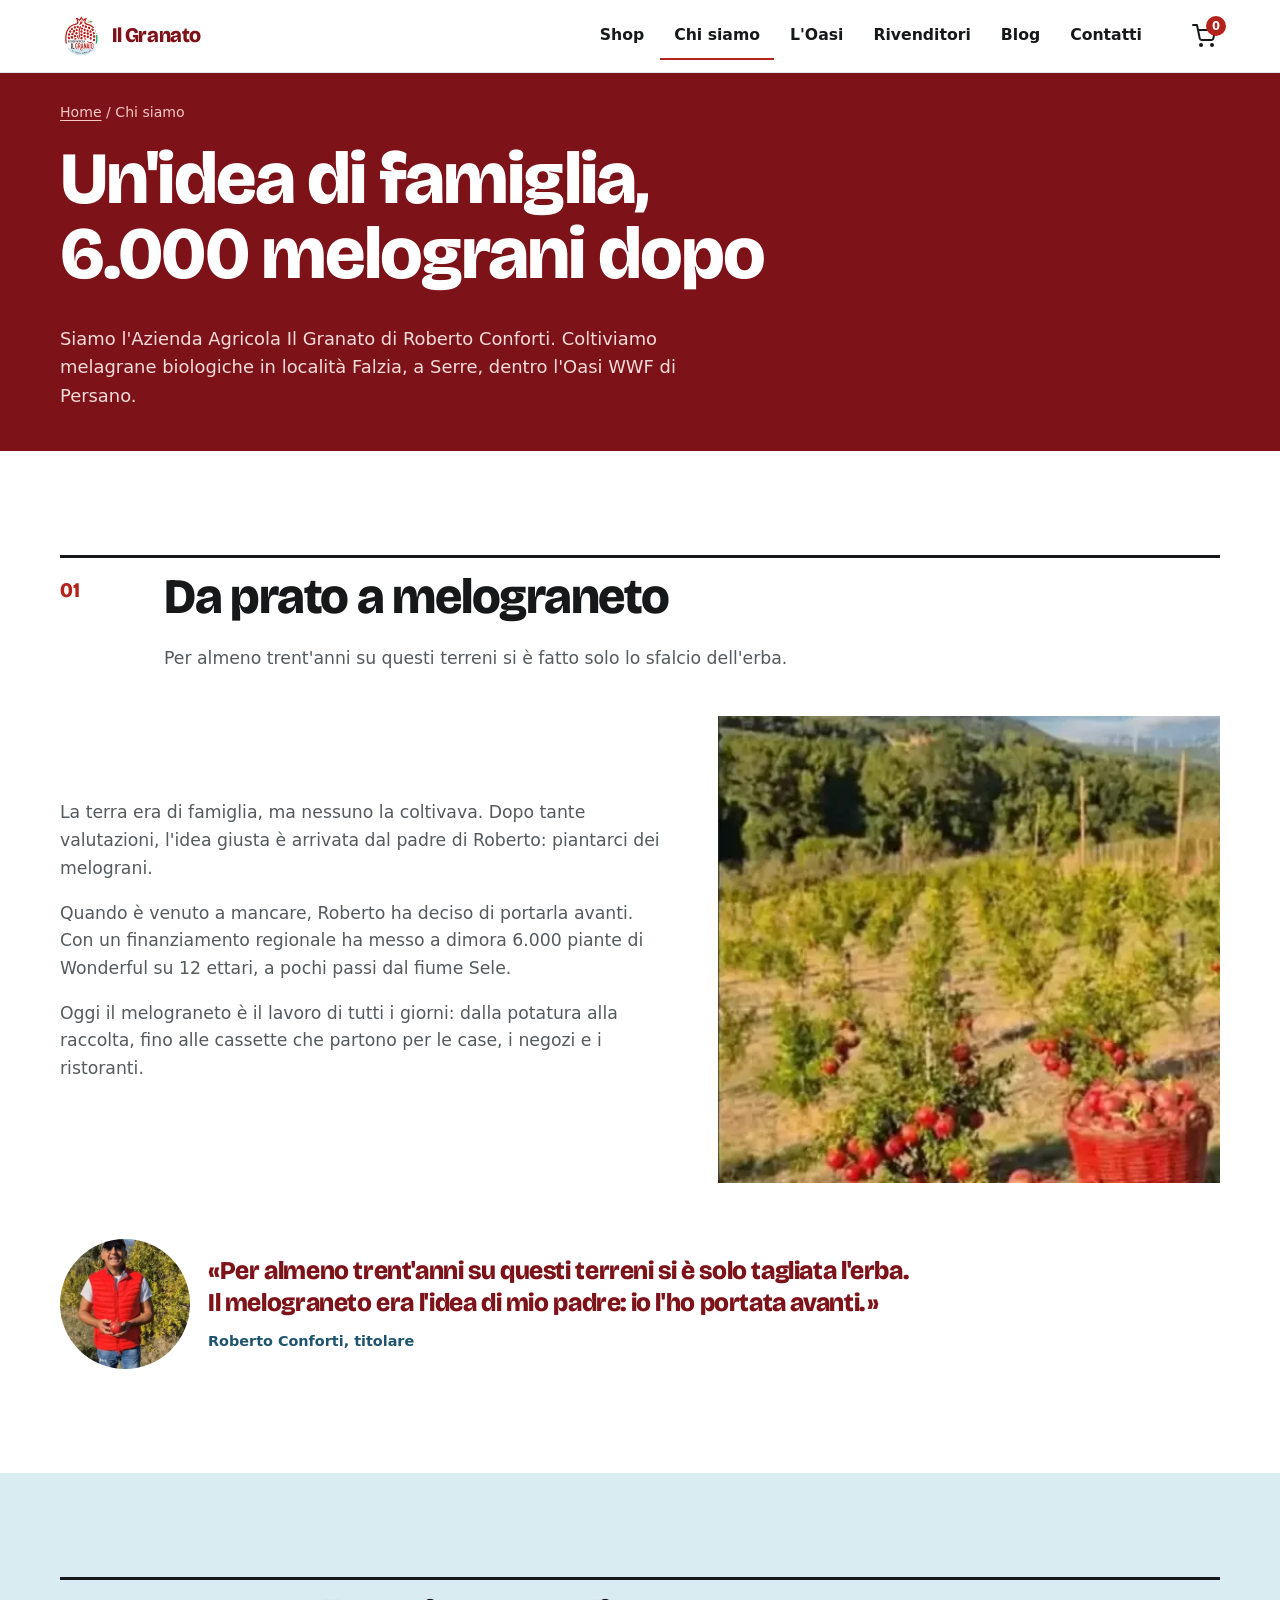
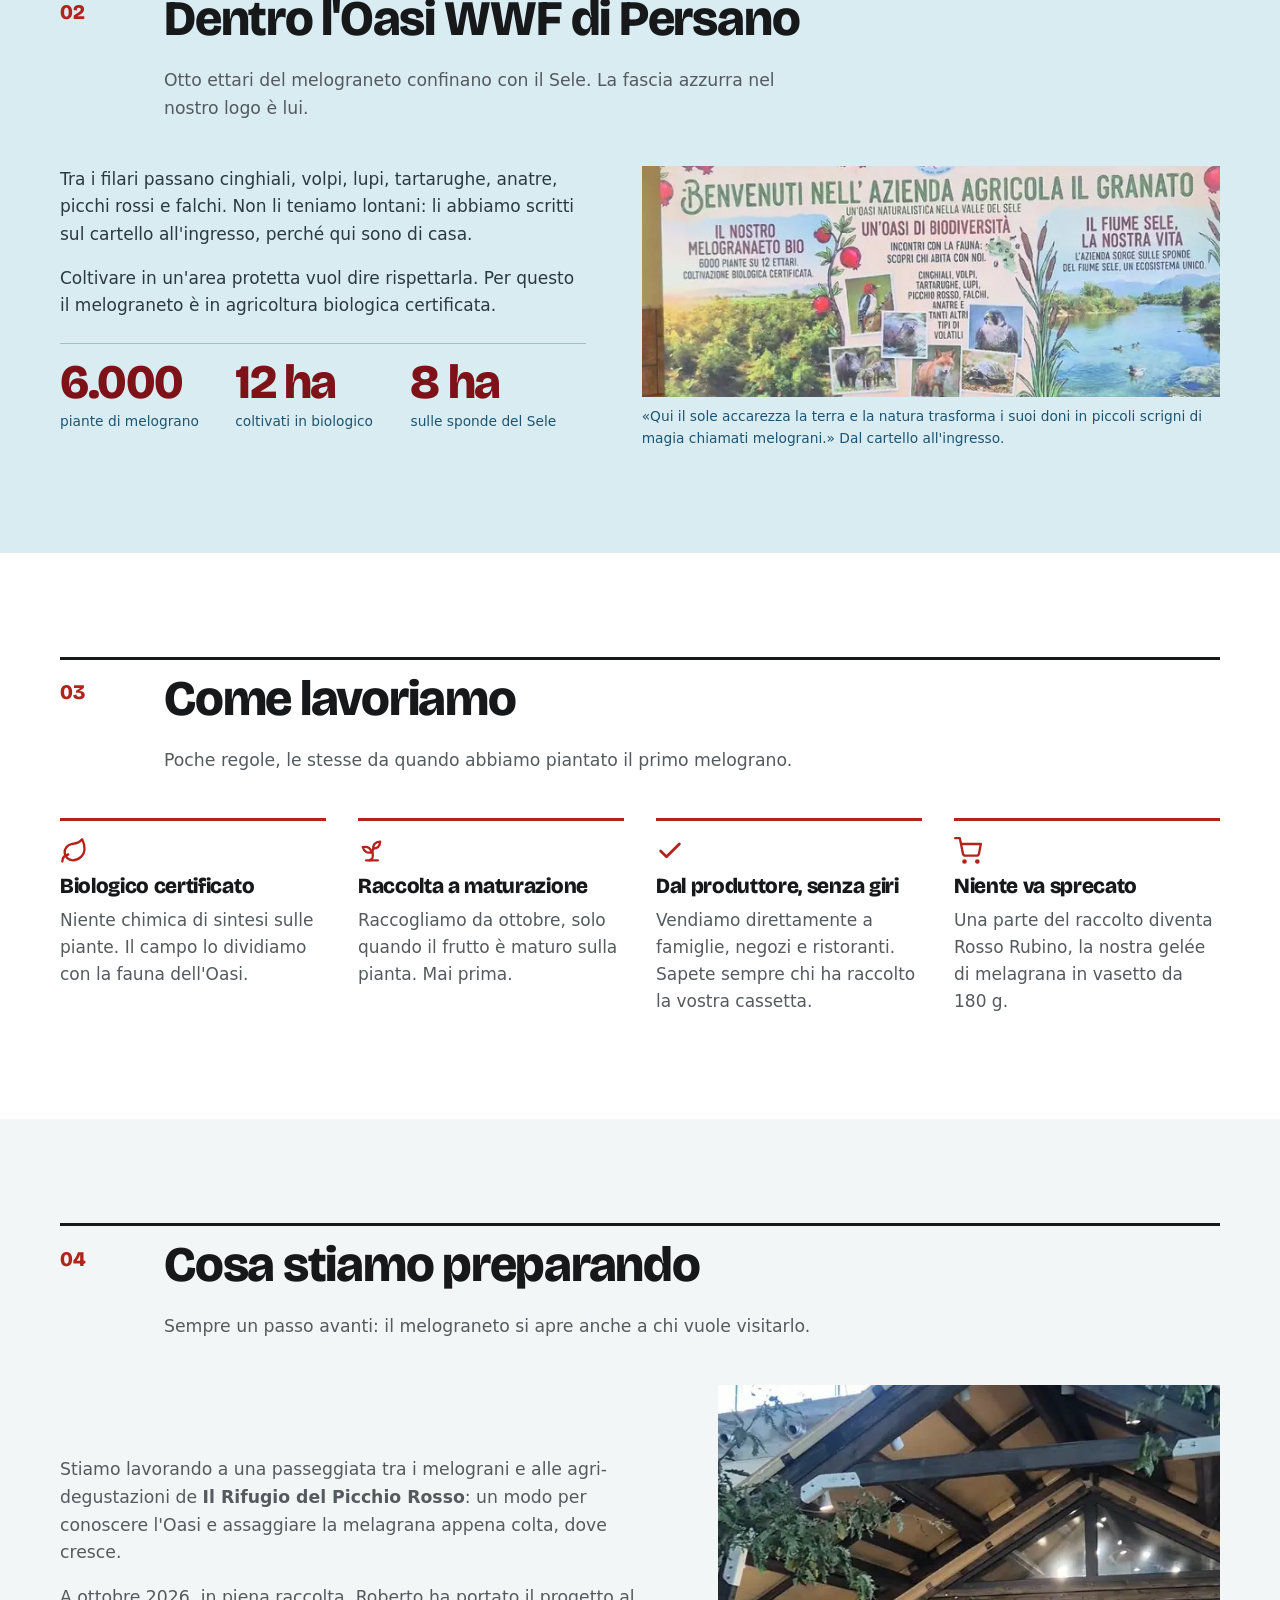
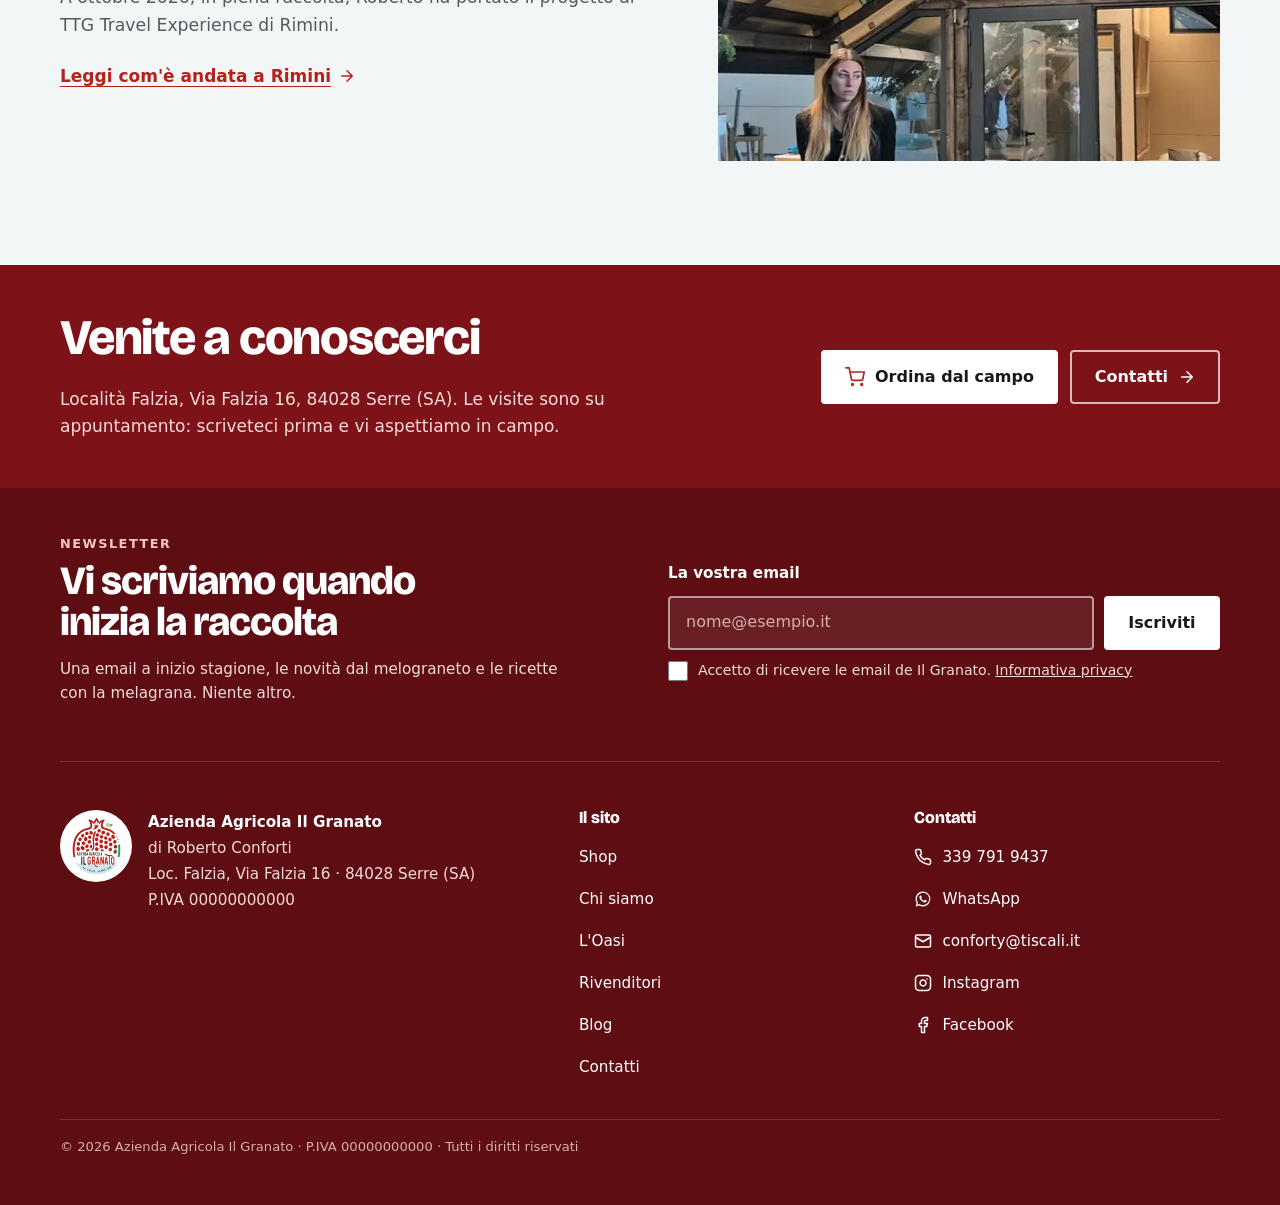
<file: chi-siamo.html>
<!doctype html>
<html lang="it">
<head>
  <meta charset="utf-8">
  <meta name="viewport" content="width=device-width, initial-scale=1">
  <title>Chi siamo · Il Granato, melagrane bio dall&#x27;Oasi WWF di Persano</title>
  <meta name="description" content="L&#x27;Azienda Agricola Il Granato di Roberto Conforti: 6.000 melograni Wonderful biologici su 12 ettari in località Falzia, Serre (SA), dentro l&#x27;Oasi WWF di Persano.">
  <!-- BOZZA: rimuovere noindex alla messa online -->
  <meta name="robots" content="noindex, nofollow">
  <!-- Dominio definitivo da scegliere (il vecchio aziendaagricolailgranato.com è scaduto) -->
  <link rel="canonical" href="https://fraspin02.github.io/il-granato-bozza/chi-siamo.html">
  <meta name="theme-color" content="#7D1219">
  <meta property="og:type" content="website">
  <meta property="og:locale" content="it_IT">
  <meta property="og:site_name" content="Azienda Agricola Il Granato">
  <meta property="og:title" content="Chi siamo · Il Granato, melagrane bio dall&#x27;Oasi WWF di Persano">
  <meta property="og:description" content="L&#x27;Azienda Agricola Il Granato di Roberto Conforti: 6.000 melograni Wonderful biologici su 12 ettari in località Falzia, Serre (SA), dentro l&#x27;Oasi WWF di Persano.">
  <meta property="og:url" content="https://fraspin02.github.io/il-granato-bozza/chi-siamo.html">
  <meta property="og:image" content="https://fraspin02.github.io/il-granato-bozza/img/og.jpg">
  <meta name="twitter:card" content="summary_large_image">
  <link rel="icon" href="img/logo.svg" type="image/svg+xml">
  
  <link rel="preload" href="fonts/bricolage-800.woff2" as="font" type="font/woff2" crossorigin>
  <style id="css">@font-face { font-family: "Bricolage"; src: url(fonts/bricolage-800.woff2) format("woff2"); font-weight: 800; font-display: swap; }:root {--granato: #7D1219;--granato-2: #5E0D13;--rosso: #C42A21;--rosso-2: #B3231B;--rosa: #F7C9C4;--sele: #D9ECF2;--sele-2: #1E5470;--bianco: #FFFFFF;--grigio-0: #F3F6F7;--linea: #DDE3E6;--ink: #17181A;--ink-2: #545A5E;--wa: #157A3E;--display: "Bricolage", "Arial Black", system-ui, sans-serif;--sans: system-ui, -apple-system, "Segoe UI", Roboto, "Helvetica Neue", Arial, sans-serif;}*, *::before, *::after { box-sizing: border-box; }html { -webkit-text-size-adjust: 100%; scroll-behavior: smooth; scroll-padding-top: 72px; }body { margin: 0; background: var(--bianco); color: var(--ink); font: 400 1.0625rem/1.6 var(--sans); }img { display: block; max-width: 100%; height: auto; }a { color: inherit; }svg { flex-shrink: 0; }h1, h2, h3 { font-family: var(--display); font-weight: 800; line-height: 1.02; letter-spacing: -.025em; margin: 0 0 .45em; text-wrap: balance; }h1 { font-size: clamp(2.5rem, 10.5vw, 4.6rem); }h2 { font-size: clamp(1.9rem, 7vw, 3.1rem); }h3 { font-size: 1.35rem; letter-spacing: -.015em; line-height: 1.1; }p { margin: 0 0 1em; }.wrap { width: min(100% - 32px, 1160px); margin-inline: auto; }.wrap--narrow { width: min(100% - 32px, 760px); }.sr { position: absolute; width: 1px; height: 1px; overflow: hidden; clip: rect(0 0 0 0); white-space: nowrap; }.skip { position: absolute; left: -999px; top: 8px; z-index: 60; background: var(--ink); color: #fff; padding: 8px 14px; }.skip:focus { left: 8px; }:focus-visible { outline: 3px solid var(--rosso); outline-offset: 3px; }.btn { display: inline-flex; align-items: center; justify-content: center; gap: .6em; min-height: 54px; padding: .85em 1.4em; border: 2px solid var(--rosso-2); border-radius: 4px; background: var(--rosso-2); color: #fff; font: 700 1rem/1.2 var(--sans); text-decoration: none; cursor: pointer; transition: background-color .2s, color .2s, border-color .2s, transform .15s; }.btn:hover { background: var(--granato); border-color: var(--granato); }.btn:active { transform: translateY(1px); }.btn--wa { background: var(--wa); border-color: var(--wa); }.btn--wa:hover { background: #0F5F30; border-color: #0F5F30; }.btn--light { background: #fff; border-color: #fff; color: var(--ink); }.btn--light:hover { background: var(--rosa); border-color: var(--rosa); color: var(--ink); }.btn--light .ico-wa { color: var(--wa); }.btn--light .ico-cart { color: var(--rosso-2); }.btn--line { background: transparent; border-color: rgb(255 255 255 / .7); color: #fff; }.btn--line:hover { background: #fff; color: var(--granato); border-color: #fff; }.btn--line-dark { background: transparent; border-color: var(--ink); color: var(--ink); margin-top: 28px; }.btn--line-dark:hover { background: var(--ink); color: #fff; border-color: var(--ink); }.btn--sm { min-height: 44px; padding: .55em .8em; font-size: .9rem; width: 100%; }.cta-row { display: flex; flex-wrap: wrap; gap: 12px; }.link { display: inline-flex; align-items: center; gap: .4em; font-weight: 700; color: var(--rosso-2); text-underline-offset: 4px; }.top { position: sticky; top: 0; z-index: 30; background: rgb(255 255 255 / .96); backdrop-filter: blur(8px); border-bottom: 1px solid var(--linea); }.top__in { display: grid; grid-template-columns: 48px 1fr 48px; align-items: center; min-height: 64px; }.burger { display: grid; place-items: center; width: 48px; height: 48px; margin-left: -10px; border: 0; background: none; color: var(--ink); cursor: pointer; border-radius: 4px; }.burger:hover { background: var(--grigio-0); }.brand { justify-self: center; display: flex; align-items: center; gap: 10px; text-decoration: none; }.brand span { font: 800 1.3rem/1 var(--display); letter-spacing: -.02em; color: var(--granato); }.nav { display: none; }.cart { justify-self: end; position: relative; display: grid; place-items: center; width: 48px; height: 48px; margin-right: -8px; color: var(--ink); border-radius: 4px; }.cart:hover { background: var(--grigio-0); }.cart__n { position: absolute; top: 4px; right: 2px; min-width: 20px; height: 20px; padding: 0 5px; border-radius: 10px; background: var(--rosso-2); color: #fff; font: 700 .72rem/20px var(--sans); text-align: center; }.cart.bump .cart__n { animation: bump .35s ease; }@keyframes bump { 50% { transform: scale(1.35); } }.drawer { position: fixed; inset: 0; width: 100vw; max-width: none; height: 100vh; height: 100dvh; max-height: none; margin: 0; padding: 0; border: 0; overflow-y: auto; overscroll-behavior: contain; background: var(--granato); color: #fff; }.drawer::backdrop { background: rgb(23 24 26 / .5); }.drawer[open] { animation: drawer-in .28s cubic-bezier(.2,.8,.2,1); }@keyframes drawer-in { from { opacity: 0; transform: translateX(-24px); } }.drawer__in { min-height: 100vh; min-height: 100dvh; display: flex; flex-direction: column; padding: 16px 20px calc(24px + env(safe-area-inset-bottom)); }.drawer__head { display: flex; align-items: center; justify-content: space-between; }.drawer__head img { background: #fff; border-radius: 50%; padding: 4px; }.drawer__x { display: grid; place-items: center; width: 52px; height: 52px; border: 2px solid rgb(255 255 255 / .35); border-radius: 50%; background: none; color: #fff; cursor: pointer; }.drawer__x:hover { background: rgb(255 255 255 / .12); }.drawer__in > nav { flex: 1; }.drawer__list { list-style: none; margin: 20px 0; padding: 0; }.drawer__list a { display: flex; align-items: baseline; gap: 14px; padding: 10px 0; border-bottom: 1px solid rgb(255 255 255 / .16); text-decoration: none; font: 800 clamp(1.7rem, 8.2vw, 2.8rem)/1.1 var(--display); letter-spacing: -.02em; }.drawer__list a:hover { color: var(--rosa); }.drawer__n { font: 600 .8rem/1 var(--sans); letter-spacing: .1em; color: var(--rosa); min-width: 22px; }.drawer__foot { display: grid; gap: 12px; padding-top: 18px; border-top: 1px solid rgb(255 255 255 / .16); font-size: 1rem; }.drawer__foot a, .drawer__foot p { display: flex; align-items: center; gap: 10px; margin: 0; color: #fff; }.drawer__foot a { font-weight: 700; text-decoration: none; min-height: 44px; }.drawer__foot p { color: #F3DCD9; }.drawer__foot svg { color: var(--rosa); }html.menu-aperto, html.menu-aperto body { overflow: hidden; }.hero { background: var(--granato); color: #fff; overflow: hidden; }.hero__in { display: grid; gap: 32px; padding: 32px 0 40px; }.chip { display: inline-flex; align-items: center; gap: 8px; margin-bottom: 20px; padding: 6px 12px; border: 1px solid rgb(255 255 255 / .35); border-radius: 4px; font-size: .88rem; font-weight: 600; color: var(--rosa); }.dot { width: 9px; height: 9px; border-radius: 50%; background: #FF6B5E; box-shadow: 0 0 0 4px rgb(255 107 94 / .25); }.hero h1 { color: #fff; }.hero .lead { color: #F3DCD9; font-size: 1.12rem; max-width: 34em; margin-bottom: 26px; }.hero__pic { position: relative; margin: 0 auto; width: min(78vw, 460px); }.hero__pic::before { content: ""; position: absolute; inset: -14px; border-radius: 50%; background: radial-gradient(circle, rgb(255 255 255 / .28) 0 3px, transparent 4px) 0 0 / 16px 16px;-webkit-mask: radial-gradient(circle, transparent 66%, #000 67%); mask: radial-gradient(circle, transparent 66%, #000 67%); }.hero__tondo { position: relative; width: 100%; aspect-ratio: 1; object-fit: cover; border-radius: 50%; }.hero__logo { position: absolute; right: -6px; bottom: 2%; width: 30%; background: #fff; border-radius: 50%; padding: 6px; box-shadow: 0 8px 24px rgb(0 0 0 / .25); }.ticker { list-style: none; margin: 0; padding: 14px 16px; display: grid; grid-template-columns: 1fr 1fr; gap: 10px 16px; background: var(--granato-2); color: #F3DCD9; font-size: .88rem; font-weight: 600; }.ticker li { display: flex; align-items: center; gap: 8px; }.ticker svg { color: var(--rosa); }.sec { padding: 64px 0; }.sec--sele { background: var(--sele); }.sec--grey { background: var(--grigio-0); }.sec__head { display: grid; grid-template-columns: auto 1fr; gap: 14px; align-items: start; margin-bottom: 30px; border-top: 3px solid var(--ink); padding-top: 14px; }.num { font: 800 1rem/1 var(--display); color: var(--rosso-2); margin: .45em 0 0; }.sec__lead { color: var(--ink-2); font-size: 1.08rem; max-width: 38em; margin: 0; }.kicker { font: 700 .82rem/1.3 var(--sans); letter-spacing: .12em; text-transform: uppercase; color: var(--rosso-2); margin-bottom: 8px; }.oasi { display: grid; gap: 26px; }.oasi__txt p { color: #2B3A40; }.stats { display: grid; grid-template-columns: repeat(3, 1fr); margin: 24px 0 0; border-top: 1px solid rgb(30 84 112 / .3); }.stats div { padding: 14px 8px 0 0; }.stats dt { font: 800 clamp(1.8rem, 8.5vw, 3rem)/1 var(--display); color: var(--granato); letter-spacing: -.03em; }.stats dd { margin: 6px 0 0; font-size: .86rem; color: var(--sele-2); line-height: 1.35; }.cartello { margin: 0; }.cartello img { width: 100%; }.cartello figcaption { margin-top: 8px; font-size: .86rem; color: var(--sele-2); }.quote { margin: 36px 0 0; display: grid; grid-template-columns: 92px 1fr; gap: 18px; align-items: center; }.quote img { width: 92px; height: 92px; object-fit: cover; object-position: top; border-radius: 50%; }.quote blockquote { margin: 0; }.quote p { font: 800 clamp(1.15rem, 4.6vw, 1.6rem)/1.25 var(--display); letter-spacing: -.015em; color: var(--granato); margin-bottom: .4em; }.quote footer { font-size: .9rem; color: var(--sele-2); font-weight: 600; }.b2b { background: var(--ink); color: #fff; padding: 24px 20px 28px; }.b2b .sec__head { border-top-color: var(--rosso); }.b2b .num, .b2b .kicker { color: #FF8A80; }.b2b h2 { color: #fff; }.b2b__body > p { color: #D5D9DB; }.ticks { list-style: none; padding: 0; margin: 0 0 26px; display: grid; gap: 12px; }.ticks li { display: flex; gap: 10px; align-items: flex-start; }.ticks svg { color: #FF8A80; margin-top: 3px; }.grid-shop { display: grid; gap: 14px; }.pcard { position: relative; background: #fff; border: 1px solid var(--linea); display: grid; grid-template-columns: 42% 1fr; }.pcard__img { position: relative; display: block; aspect-ratio: 1; overflow: hidden; background: #EFE9E3; }.pcard__img img { width: 100%; height: 100%; object-fit: cover; transition: transform .5s ease; }@media (max-width: 599px) { .pcard__img { aspect-ratio: auto; min-height: 100%; } .pcard__img img { position: absolute; inset: 0; } }.pcard:hover .pcard__img img { transform: scale(1.04); }.pcard__b { padding: 12px 14px; display: flex; flex-direction: column; gap: 4px; }.pcard h3 { font-size: 1.1rem; line-height: 1.12; margin: 2px 0 0; }.pcard h3 a { text-decoration: none; }.pcard h3 a::after { content: ""; position: absolute; inset: 0; }.pcard h3 a:hover { color: var(--rosso-2); }.fmt { font-size: .86rem; font-weight: 700; color: var(--ink-2); margin: 0; }.pdesc { display: none; font-size: .92rem; color: var(--ink-2); margin: 2px 0 0; }.price { font: 700 1.02rem/1.4 var(--sans); color: var(--granato); margin: 4px 0 10px; }.pcard .btn { position: relative; z-index: 1; margin-top: auto; }.tag { align-self: flex-start; font: 700 .68rem/1 var(--sans); letter-spacing: .08em; text-transform: uppercase; padding: 5px 7px; background: var(--sele); color: var(--sele-2); }.tag--new { background: #FBE3E1; color: var(--granato); }.assure { list-style: none; padding: 0; margin: 26px 0 6px; display: grid; gap: 10px; }.assure li { display: flex; align-items: center; gap: 10px; font-weight: 600; }.assure svg { color: var(--rosso-2); }.assure__note { font-size: .86rem; margin: 0; }.posts { display: grid; gap: 26px; }.post { display: grid; gap: 12px; align-content: start; }.post__img { display: block; aspect-ratio: 3 / 2; overflow: hidden; background: var(--grigio-0); }.post__img img { width: 100%; height: 100%; object-fit: cover; transition: transform .4s ease; }.post:hover .post__img img { transform: scale(1.04); }.post__meta { font-size: .84rem; color: var(--ink-2); margin: 0 0 6px; }.post__meta span { font-weight: 700; color: var(--rosso-2); text-transform: uppercase; letter-spacing: .08em; font-size: .76rem; }.post h3 { font-size: 1.3rem; margin-bottom: .35em; }.post h3 a { text-decoration: none; }.post h3 a:hover { color: var(--rosso-2); }.post p { color: var(--ink-2); font-size: .97rem; margin: 0; }@media (max-width: 599px) {.posts:not(.posts--all) .post { grid-template-columns: 112px 1fr; gap: 14px; }.posts:not(.posts--all) .post__img { width: 112px; height: 112px; aspect-ratio: auto; }.posts:not(.posts--all) .post h3 { font-size: 1.1rem; }.posts:not(.posts--all) .post p:last-child { display: none; }}.visit { background: var(--granato); color: #fff; padding: 48px 0; }.visit__in { display: grid; gap: 22px; }.visit h2 { color: #fff; }.visit p { color: #F3DCD9; margin: 0; }.pagehead { background: var(--granato); color: #fff; padding: 28px 0 40px; }.pagehead h1 { color: #fff; }.pagehead .lead { color: #F3DCD9; font-size: 1.12rem; max-width: 36em; margin: 0; }.crumbs { font-size: .88rem; color: var(--ink-2); margin-bottom: 18px; }.crumbs a { text-underline-offset: 3px; }.crumbs--light { color: var(--rosa); }.article__head { background: var(--granato); color: #fff; padding: 26px 0 36px; }.article__head h1 { color: #fff; font-size: clamp(2.1rem, 8.5vw, 3.6rem); margin: 0; }.post__meta--light { color: #F3DCD9; }.post__meta--light span { color: var(--rosa); }.article__img { width: 100%; aspect-ratio: 16 / 9; margin: 24px 0; object-fit: cover; }.prose { font-size: 1.1rem; line-height: 1.7; }.prose h2 { font-size: 1.6rem; margin: 1.4em 0 .4em; }.prose ol, .prose ul { padding-left: 1.2em; }.prose li { margin-bottom: .6em; }.article__src { font-size: .9rem; color: var(--ink-2); }.article__cta { margin: 32px 0 0; padding: 20px; border-left: 4px solid var(--rosso-2); background: var(--grigio-0); display: grid; gap: 14px; }.article__cta p { margin: 0; }.h-more { font-size: 1.8rem; border-top: 3px solid var(--ink); padding-top: 14px; }.contact { display: grid; gap: 32px; }.contact__cards { display: grid; gap: 10px; align-content: start; }.ccard { display: flex; gap: 14px; align-items: flex-start; padding: 18px; border: 1px solid var(--linea); text-decoration: none; transition: border-color .2s, background-color .2s; }.ccard:hover { border-color: var(--rosso-2); background: #FFF8F7; }.ccard svg { color: var(--rosso-2); margin-top: 2px; }.ccard span { display: grid; gap: 2px; font-size: 1.02rem; }.ccard b { font: 800 1.15rem/1.1 var(--display); letter-spacing: -.01em; }.ccard small { color: var(--ink-2); font-size: .88rem; }.ccard--wa { background: var(--wa); border-color: var(--wa); color: #fff; }.ccard--wa svg, .ccard--wa small { color: #DDF2E4; }.ccard--wa:hover { background: #0F5F30; border-color: #0F5F30; }.form { display: grid; gap: 8px; padding: 22px 20px; background: var(--grigio-0); align-content: start; }.form h2 { font-size: 1.7rem; margin: 0; }.form__hint { color: var(--ink-2); font-size: .95rem; }.form > label { font-weight: 700; margin-top: 6px; }.form input:not([type=radio]), .form textarea { width: 100%; min-height: 50px; padding: 12px 14px; border: 1.5px solid #8E999F; border-radius: 4px; font: 1rem/1.4 var(--sans); background: #fff; color: var(--ink); }.form input:focus, .form textarea:focus { outline: 3px solid var(--rosso); outline-offset: 1px; border-color: var(--ink); }.form .opts { margin: 8px 0 0; }.form .btn { margin-top: 12px; }.hours { display: grid; gap: 24px; align-items: center; }.hours img { width: 100%; }.about__txt p { color: var(--ink-2); font-size: 1.08rem; }.about__txt .link { margin-top: 6px; }.values { list-style: none; margin: 0; padding: 0; display: grid; gap: 28px; }.values li { border-top: 3px solid var(--rosso-2); padding-top: 16px; }.values svg { display: block; color: var(--rosso-2); margin-bottom: 10px; }.values h3 { margin-bottom: .35em; }.values p { color: var(--ink-2); margin: 0; }.specs__dl { margin: 0; }.specs__dl div { display: grid; grid-template-columns: 150px 1fr; gap: 10px; padding: 12px 0; border-bottom: 1px solid rgb(30 84 112 / .25); }.specs__dl dt { font-weight: 700; }.specs__dl dd { margin: 0; }.pdp { padding: 16px 0 64px; }.pdp__top { display: grid; gap: 24px; }.gallery { margin-inline: -16px; }.gallery { position: relative; }.gallery__main { width: 100%; aspect-ratio: 1; object-fit: cover; background: #EFE9E3; }.thumbs { display: grid; grid-template-columns: repeat(4, 1fr); gap: 8px; margin: 8px 16px 0; }.thumbs button { padding: 0; border: 2px solid transparent; overflow: hidden; background: none; cursor: pointer; aspect-ratio: 1; }.thumbs button[aria-pressed="true"] { border-color: var(--rosso-2); }.thumbs img { width: 100%; height: 100%; object-fit: cover; }.buy h1 { font-size: clamp(2.1rem, 8vw, 3rem); margin-top: 12px; }.buy__sub { color: var(--ink-2); font-size: 1.08rem; }.buy__price { font: 700 1.5rem/1.3 var(--sans); color: var(--granato); }.buy__price small { font-size: .9rem; font-weight: 500; color: var(--ink-2); }.opts { border: 0; padding: 0; margin: 0 0 18px; display: flex; flex-wrap: wrap; gap: 8px; }.opts legend { font-weight: 700; margin-bottom: 8px; padding: 0; }.opts input { position: absolute; opacity: 0; width: 1px; height: 1px; }.opts span { display: inline-flex; align-items: center; min-height: 48px; padding: 0 20px; border: 2px solid var(--linea); border-radius: 4px; background: #fff; font-weight: 700; cursor: pointer; }.opts input:checked + span { border-color: var(--rosso-2); color: var(--granato); background: #FFF3F2; }.opts input:focus-visible + span { outline: 3px solid var(--rosso); outline-offset: 2px; }.opts--sm span { min-height: 44px; padding: 0 14px; font-size: .95rem; }.qty { margin-bottom: 18px; }.qty label { display: block; font-weight: 700; margin-bottom: 8px; }.qty__ctl { display: inline-flex; border: 2px solid var(--linea); border-radius: 4px; overflow: hidden; }.qty__ctl button { width: 48px; height: 48px; border: 0; background: #fff; font-size: 1.4rem; cursor: pointer; color: var(--ink); }.qty__ctl button:hover { background: var(--grigio-0); }.qty__ctl input { width: 52px; border: 0; text-align: center; font: 700 1.05rem var(--sans); color: var(--ink); -moz-appearance: textfield; }.qty__ctl input::-webkit-inner-spin-button { -webkit-appearance: none; }.buy__bar { position: fixed; left: 0; right: 0; bottom: 0; z-index: 25; display: flex; align-items: center; gap: 12px; justify-content: space-between; padding: 10px 16px calc(10px + env(safe-area-inset-bottom)); background: #fff; border-top: 1px solid var(--linea); box-shadow: 0 -6px 20px rgb(23 24 26 / .08); }.buy__bar-price { margin: 0; font: 700 1rem/1.25 var(--sans); color: var(--granato); display: flex; flex-direction: column; }.buy__bar-price small { font-size: .8rem; font-weight: 500; color: var(--ink-2); }.buy__bar .btn { flex: 1; max-width: 250px; }.buy__assure { list-style: none; padding: 0; margin: 4px 0 18px; display: grid; gap: 10px; font-size: .95rem; }.buy__assure li { display: flex; align-items: center; gap: 10px; flex-wrap: wrap; }.buy__assure svg { color: var(--rosso-2); }.ask { display: flex; gap: 12px; align-items: center; padding: 14px 16px; background: #E7F3EA; color: #0F4A26; text-decoration: none; }.ask svg { color: var(--wa); }.ask:hover { background: #D8ECDE; }.pdp__body { display: grid; gap: 28px; margin-top: 44px; }.desc h2, .specs h2 { font-size: 1.45rem; margin: 1.2em 0 .4em; }.desc h2:first-child, .specs h2:first-child { margin-top: 0; }.desc p, .specs p { color: var(--ink-2); }.specs { background: var(--grigio-0); padding: 20px; }.specs dl { margin: 0; }.specs dl div { display: grid; grid-template-columns: 110px 1fr; gap: 10px; padding: 10px 0; border-bottom: 1px solid var(--linea); }.specs dt { font-weight: 700; }.specs dd { margin: 0; color: var(--ink-2); }.related { margin-top: 56px; }.related h2 { font-size: 1.8rem; border-top: 3px solid var(--ink); padding-top: 14px; }.has-bar .foot { padding-bottom: 110px; }.has-bar .toast { bottom: 96px; }.news { display: grid; gap: 20px; padding: 0 0 40px; margin-bottom: 40px; border-bottom: 1px solid rgb(255 255 255 / .15); }.news__k { font: 700 .8rem/1.3 var(--sans); letter-spacing: .12em; text-transform: uppercase; color: var(--rosa); margin-bottom: 8px; }.news h2 { color: #fff; font-size: clamp(1.7rem, 6.5vw, 2.5rem); margin-bottom: .35em; }.news__txt p:last-child { margin: 0; color: #F3DCD9; max-width: 34em; }.news__form { display: grid; gap: 10px; align-content: start; }.news__form > label:first-child { font-weight: 700; color: #fff; }.news__row { display: grid; gap: 10px; }.news__row input { width: 100%; min-height: 54px; padding: 12px 16px; border: 2px solid rgb(255 255 255 / .55); border-radius: 4px; background: rgb(255 255 255 / .08); color: #fff; font: 1rem/1.4 var(--sans); }.news__row input::placeholder { color: #D6AFAA; }.news__row input:focus { outline: 3px solid var(--rosa); outline-offset: 1px; border-color: #fff; }.news__ok { display: flex; gap: 10px; align-items: flex-start; font-size: .88rem; color: #F3DCD9; line-height: 1.45; }.news__ok input { width: 20px; height: 20px; margin: 1px 0 0; accent-color: var(--rosa); flex-shrink: 0; }.foot { background: var(--granato-2); color: #F3DCD9; padding: 48px 0 110px; font-size: .95rem; }.foot__grid { display: grid; gap: 30px; }.foot__brand { display: flex; gap: 16px; align-items: flex-start; }.foot__brand img { background: #fff; border-radius: 50%; padding: 5px; width: 72px; height: 72px; }.foot__brand b { color: #fff; }.foot__brand p { margin: 0; line-height: 1.7; }.foot__col { display: grid; gap: 2px; align-content: start; }.foot__t { font: 800 1.05rem/1 var(--display); color: #fff; margin: 0 0 8px; }.foot__col a { display: inline-flex; align-items: center; gap: 10px; min-height: 40px; text-decoration: none; color: #fff; }.foot__col a:hover { color: var(--rosa); }.foot__note { font-size: .82rem; color: #D6AFAA; margin: 32px 0 0; padding-top: 16px; border-top: 1px solid rgb(255 255 255 / .15); }.toast { position: fixed; left: 50%; bottom: 88px; transform: translateX(-50%); z-index: 40; background: var(--ink); color: #fff; padding: 12px 18px; font-weight: 600; font-size: .95rem; max-width: calc(100vw - 32px); }@media (min-width: 600px) {.values { grid-template-columns: 1fr 1fr; }.grid-shop { grid-template-columns: repeat(3, 1fr); gap: 14px; }.pcard { grid-template-columns: 1fr; }.pdesc { display: block; }.posts { grid-template-columns: repeat(3, 1fr); }.posts--all { grid-template-columns: repeat(2, 1fr); gap: 36px 24px; }.quote { grid-template-columns: 130px 1fr; }.quote img { width: 130px; height: 130px; }.b2b { padding: 36px; }}@media (min-width: 960px) {.top__in { grid-template-columns: auto 1fr auto; gap: 24px; min-height: 72px; }.burger { display: none; }.brand { justify-self: start; }.nav { display: flex; gap: 2px; justify-self: end; }.nav a { padding: 10px 14px; text-decoration: none; font-weight: 600; font-size: .98rem; border-bottom: 2px solid transparent; }.nav a:hover, .nav a[aria-current] { border-bottom-color: var(--rosso-2); }.hero__in { grid-template-columns: 1.15fr 1fr; align-items: center; gap: 56px; padding: 64px 0 72px; }.hero__pic { width: 460px; margin-right: 0; }.ticker { display: flex; justify-content: center; gap: 48px; font-size: .95rem; }.sec { padding: 104px 0; }.sec__head { grid-template-columns: 90px 1fr; margin-bottom: 44px; }.num { font-size: 1.3rem; }.oasi { grid-template-columns: 1fr 1.1fr; gap: 56px; align-items: start; }.quote { max-width: 860px; margin-top: 56px; }.b2b { display: grid; grid-template-columns: 1fr 1fr; gap: 56px; padding: 56px; }.b2b .sec__head { margin: 0; grid-template-columns: 60px 1fr; }.grid-shop { gap: 24px; }.posts--all { grid-template-columns: repeat(3, 1fr); }.pcard__b { padding: 18px 20px 20px; }.pcard h3 { font-size: 1.35rem; }.visit__in { grid-template-columns: 1.3fr 1fr; align-items: center; }.visit .cta-row { justify-content: flex-end; }.contact { grid-template-columns: 1fr 1fr; gap: 48px; }.hours { grid-template-columns: 1.2fr 1fr; gap: 56px; }.values { grid-template-columns: repeat(4, 1fr); gap: 32px; }.pdp { padding-top: 28px; }.pdp__top { grid-template-columns: 540px 1fr; gap: 56px; align-items: start; }.gallery { margin: 0; }.thumbs { margin: 8px 0 0; }.buy { position: sticky; top: 96px; }.buy__bar { position: static; padding: 0; background: none; border: 0; box-shadow: none; margin-bottom: 18px; }.buy__bar-price { display: none; }.buy__bar .btn { max-width: none; }.has-bar .foot { padding-bottom: 48px; }.has-bar .toast { bottom: 24px; }.pdp__body { grid-template-columns: 1.4fr 1fr; gap: 56px; align-items: start; }.foot { padding-bottom: 48px; }.foot__grid { grid-template-columns: 1.6fr 1fr 1fr; }.news { grid-template-columns: 1fr 1fr; gap: 56px; align-items: center; padding-bottom: 56px; margin-bottom: 48px; }.news__row { grid-template-columns: 1fr auto; }}@media (prefers-reduced-motion: reduce) {html { scroll-behavior: auto; }*, *::before, *::after { transition: none !important; animation: none !important; }}</style>
  <script type="application/ld+json">{
 "@context": "https://schema.org",
 "@type": "AboutPage",
 "url": "https://fraspin02.github.io/il-granato-bozza/chi-siamo.html",
 "about": {
  "@id": "https://fraspin02.github.io/il-granato-bozza/#azienda"
 }
}</script>
</head><body>
<svg width="0" height="0" style="position:absolute" aria-hidden="true">
  <symbol id="i-wa" viewBox="0 0 24 24"><path fill="currentColor" d="M12.04 2a9.9 9.9 0 0 0-8.5 15l-1.4 5.1 5.24-1.37A9.9 9.9 0 1 0 12.04 2Zm0 18.1a8.2 8.2 0 0 1-4.18-1.15l-.3-.18-3.1.82.83-3.03-.2-.31a8.22 8.22 0 1 1 6.95 3.85Zm4.5-6.15c-.25-.12-1.46-.72-1.69-.8-.23-.09-.39-.13-.55.12-.17.25-.64.8-.78.96-.15.17-.29.19-.54.06a6.7 6.7 0 0 1-3.32-2.9c-.25-.43.25-.4.72-1.33.08-.16.04-.3-.02-.43l-.74-1.8c-.2-.47-.4-.4-.55-.41h-.47a.9.9 0 0 0-.65.3 2.74 2.74 0 0 0-.86 2.04 4.77 4.77 0 0 0 1 2.53 10.9 10.9 0 0 0 4.18 3.7c1.55.67 2.16.73 2.94.61.47-.07 1.46-.6 1.66-1.17.2-.58.2-1.07.15-1.17-.06-.1-.22-.17-.47-.29Z"/></symbol>
  <symbol id="i-phone" viewBox="0 0 24 24"><path fill="none" stroke="currentColor" stroke-width="2" stroke-linecap="round" stroke-linejoin="round" d="M22 16.9v3a2 2 0 0 1-2.2 2 19.8 19.8 0 0 1-8.6-3.1 19.5 19.5 0 0 1-6-6A19.8 19.8 0 0 1 2.1 4.2 2 2 0 0 1 4.1 2h3a2 2 0 0 1 2 1.7c.1.9.4 1.8.7 2.7a2 2 0 0 1-.5 2.1L8 9.8a16 16 0 0 0 6 6l1.3-1.3a2 2 0 0 1 2.1-.4c.9.3 1.8.6 2.7.7a2 2 0 0 1 1.7 2Z"/></symbol>
  <symbol id="i-cart" viewBox="0 0 24 24"><g fill="none" stroke="currentColor" stroke-width="2" stroke-linecap="round" stroke-linejoin="round"><circle cx="9" cy="21" r="1"/><circle cx="20" cy="21" r="1"/><path d="M1 1h4l2.7 13.4a2 2 0 0 0 2 1.6h9.7a2 2 0 0 0 2-1.6L23 6H6"/></g></symbol>
  <symbol id="i-leaf" viewBox="0 0 24 24"><g fill="none" stroke="currentColor" stroke-width="2" stroke-linecap="round" stroke-linejoin="round"><path d="M11 20A7 7 0 0 1 9.8 6.1C15.5 5 17 4.5 19 2c1 2 2 4.2 2 8 0 5.5-4.8 10-10 10Z"/><path d="M2 21c0-3 1.9-5.4 5.1-6"/></g></symbol>
  <symbol id="i-pin" viewBox="0 0 24 24"><g fill="none" stroke="currentColor" stroke-width="2" stroke-linecap="round" stroke-linejoin="round"><path d="M20 10c0 6-8 12-8 12s-8-6-8-12a8 8 0 0 1 16 0Z"/><circle cx="12" cy="10" r="3"/></g></symbol>
  <symbol id="i-truck" viewBox="0 0 24 24"><g fill="none" stroke="currentColor" stroke-width="2" stroke-linecap="round" stroke-linejoin="round"><path d="M14 18V6a2 2 0 0 0-2-2H4a2 2 0 0 0-2 2v11a1 1 0 0 0 1 1h2"/><path d="M15 18H9"/><path d="M19 18h2a1 1 0 0 0 1-1v-3.6a1 1 0 0 0-.2-.6l-3.5-4.4A1 1 0 0 0 17.5 8H14"/><circle cx="17" cy="18" r="2"/><circle cx="7" cy="18" r="2"/></g></symbol>
  <symbol id="i-lock" viewBox="0 0 24 24"><g fill="none" stroke="currentColor" stroke-width="2" stroke-linecap="round" stroke-linejoin="round"><rect x="3" y="11" width="18" height="11" rx="2"/><path d="M7 11V7a5 5 0 0 1 10 0v4"/></g></symbol>
  <symbol id="i-sprout" viewBox="0 0 24 24"><g fill="none" stroke="currentColor" stroke-width="2" stroke-linecap="round" stroke-linejoin="round"><path d="M7 20h10"/><path d="M10 20c5.5-2.5.8-6.4 3-10"/><path d="M9.5 9.4c1.1.8 1.8 2.2 2.3 3.7-2 .4-3.5.4-4.8-.3-1.2-.6-2.3-1.9-3-4.2 2.8-.5 4.4 0 5.5.8Z"/><path d="M14.1 6a7 7 0 0 0-1.1 4c1.9-.1 3.3-.6 4.3-1.4 1-1 1.6-2.3 1.7-4.6-2.7.1-4 1-4.9 2Z"/></g></symbol>
  <symbol id="i-check" viewBox="0 0 24 24"><path fill="none" stroke="currentColor" stroke-width="2.4" stroke-linecap="round" stroke-linejoin="round" d="M20 6 9 17l-5-5"/></symbol>
  <symbol id="i-arrow" viewBox="0 0 24 24"><path fill="none" stroke="currentColor" stroke-width="2" stroke-linecap="round" stroke-linejoin="round" d="M5 12h14M12 5l7 7-7 7"/></symbol>
  <symbol id="i-ig" viewBox="0 0 24 24"><g fill="none" stroke="currentColor" stroke-width="2" stroke-linecap="round" stroke-linejoin="round"><rect x="2" y="2" width="20" height="20" rx="5"/><path d="M16 11.4A4 4 0 1 1 12.6 8 4 4 0 0 1 16 11.4Z"/><path d="M17.5 6.5h.01"/></g></symbol>
  <symbol id="i-fb" viewBox="0 0 24 24"><path fill="none" stroke="currentColor" stroke-width="2" stroke-linecap="round" stroke-linejoin="round" d="M18 2h-3a5 5 0 0 0-5 5v3H7v4h3v8h4v-8h3l1-4h-4V7a1 1 0 0 1 1-1h3Z"/></symbol>
  <symbol id="i-clock" viewBox="0 0 24 24"><g fill="none" stroke="currentColor" stroke-width="2" stroke-linecap="round" stroke-linejoin="round"><circle cx="12" cy="12" r="10"/><path d="M12 6v6l4 2"/></g></symbol>
  <symbol id="i-menu" viewBox="0 0 24 24"><path fill="none" stroke="currentColor" stroke-width="2" stroke-linecap="round" d="M4 7h16M4 12h16M4 17h16"/></symbol>
  <symbol id="i-close" viewBox="0 0 24 24"><path fill="none" stroke="currentColor" stroke-width="2" stroke-linecap="round" d="M6 6l12 12M18 6 6 18"/></symbol>
  <symbol id="i-mail" viewBox="0 0 24 24"><g fill="none" stroke="currentColor" stroke-width="2" stroke-linecap="round" stroke-linejoin="round"><rect x="2" y="4" width="20" height="16" rx="2"/><path d="m22 7-10 6L2 7"/></g></symbol>
</svg>
<a class="skip" href="#contenuto">Vai al contenuto</a>
<header class="top">
  <div class="wrap top__in">
    <button class="burger" type="button" aria-label="Apri il menu" aria-haspopup="dialog" aria-controls="menu" aria-expanded="false" data-menu-open>
      <svg width="26" height="26" aria-hidden="true"><use href="#i-menu"/></svg>
    </button>
    <a class="brand" href="./">
      <img src="img/logo.svg" width="42" height="42" alt="">
      <span>Il Granato</span>
    </a>
    <nav class="nav" aria-label="Sezioni"><a href="./#shop">Shop</a><a href="chi-siamo.html" aria-current="page">Chi siamo</a><a href="./#oasi">L'Oasi</a><a href="./#rivenditori">Rivenditori</a><a href="blog.html">Blog</a><a href="contatti.html">Contatti</a></nav>
    <a class="cart" href="./#shop">
      <svg width="24" height="24" aria-hidden="true"><use href="#i-cart"/></svg>
      <span class="sr">Carrello: </span><span class="cart__n" data-cart-count>0</span><span class="sr"> prodotti</span>
    </a>
  </div>
</header>
<dialog class="drawer" id="menu" aria-label="Menu">
  <div class="drawer__in">
    <div class="drawer__head">
      <img src="img/logo.svg" width="64" height="64" alt="Azienda Agricola Il Granato">
      <button class="drawer__x" type="button" data-menu-close aria-label="Chiudi il menu">
        <svg width="28" height="28" aria-hidden="true"><use href="#i-close"/></svg>
      </button>
    </div>
    <nav aria-label="Menu principale"><ol class="drawer__list"><li><a href="./" data-menu-close><span class="drawer__n">01</span>Home</a></li><li><a href="./#shop" data-menu-close><span class="drawer__n">02</span>Shop</a></li><li><a href="chi-siamo.html" data-menu-close><span class="drawer__n">03</span>Chi siamo</a></li><li><a href="./#oasi" data-menu-close><span class="drawer__n">04</span>L'Oasi</a></li><li><a href="./#rivenditori" data-menu-close><span class="drawer__n">05</span>Rivenditori</a></li><li><a href="blog.html" data-menu-close><span class="drawer__n">06</span>Blog</a></li><li><a href="contatti.html" data-menu-close><span class="drawer__n">07</span>Contatti</a></li></ol></nav>
    <div class="drawer__foot">
      <a href="tel:+393397919437"><svg width="20" height="20" aria-hidden="true"><use href="#i-phone"/></svg>339 791 9437</a>
      <p><svg width="20" height="20" aria-hidden="true"><use href="#i-pin"/></svg>Loc. Falzia, Via Falzia 16 · 84028 Serre (SA)</p>
    </div>
  </div>
</dialog>
<main id="contenuto">
  <section class="pagehead">
    <div class="wrap">
      <nav class="crumbs crumbs--light" aria-label="Percorso"><a href="./">Home</a> <span aria-hidden="true">/</span> <span aria-current="page">Chi siamo</span></nav>
      <h1>Un'idea di famiglia, 6.000 melograni dopo</h1>
      <p class="lead">Siamo l'Azienda Agricola Il Granato di Roberto Conforti. Coltiviamo melagrane biologiche in località Falzia, a Serre, dentro l'Oasi WWF di Persano.</p>
    </div>
  </section>

  <!-- 01 STORIA -->
  <section class="sec">
    <div class="wrap">
      <header class="sec__head">
        <p class="num">01</p>
        <div>
          <h2>Da prato a melograneto</h2>
          <p class="sec__lead">Per almeno trent'anni su questi terreni si è fatto solo lo sfalcio dell'erba.</p>
        </div>
      </header>
      <div class="hours">
        <div class="about__txt">
          <p>La terra era di famiglia, ma nessuno la coltivava. Dopo tante valutazioni, l'idea giusta è arrivata dal padre di Roberto: piantarci dei melograni.</p>
          <p>Quando è venuto a mancare, Roberto ha deciso di portarla avanti. Con un finanziamento regionale ha messo a dimora 6.000 piante di Wonderful su 12 ettari, a pochi passi dal fiume Sele.</p>
          <p>Oggi il melograneto è il lavoro di tutti i giorni: dalla potatura alla raccolta, fino alle cassette che partono per le case, i negozi e i ristoranti.</p>
        </div>
        <img src="img/cassette-473.webp" srcset="img/cassette-240.webp 240w, img/cassette-473.webp 473w" sizes="(min-width: 960px) 473px, 100vw" width="473" height="440" loading="lazy" decoding="async" alt="Cassette rosse piene di melagrane appena raccolte nel melograneto">
      </div>
      <figure class="quote">
        <img src="img/roberto-280.webp" width="280" height="350" loading="lazy" decoding="async" alt="Roberto Conforti nel melograneto con una melagrana in mano">
        <blockquote>
          <p>«Per almeno trent'anni su questi terreni si è solo tagliata l'erba. Il melograneto era l'idea di mio padre: io l'ho portata avanti.»</p>
          <footer>Roberto Conforti, titolare</footer>
        </blockquote>
      </figure>
    </div>
  </section>

  <!-- 02 OASI -->
  <section class="sec sec--sele">
    <div class="wrap">
      <header class="sec__head">
        <p class="num">02</p>
        <div>
          <h2>Dentro l'Oasi WWF di Persano</h2>
          <p class="sec__lead">Otto ettari del melograneto confinano con il Sele. La fascia azzurra nel nostro logo è lui.</p>
        </div>
      </header>
      <div class="oasi">
        <div class="oasi__txt">
          <p>Tra i filari passano cinghiali, volpi, lupi, tartarughe, anatre, picchi rossi e falchi. Non li teniamo lontani: li abbiamo scritti sul cartello all'ingresso, perché qui sono di casa.</p>
          <p>Coltivare in un'area protetta vuol dire rispettarla. Per questo il melograneto è in agricoltura biologica certificata.</p>
          <dl class="stats">
            <div><dt>6.000</dt><dd>piante di melograno</dd></div>
            <div><dt>12 ha</dt><dd>coltivati in biologico</dd></div>
            <div><dt>8 ha</dt><dd>sulle sponde del Sele</dd></div>
          </dl>
        </div>
        <figure class="cartello">
          <img src="img/cartello-1090.webp" srcset="img/cartello-640.webp 640w, img/cartello-1090.webp 1090w" sizes="(min-width: 960px) 560px, 100vw" width="1090" height="434" loading="lazy" decoding="async" alt="Cartello all'ingresso dell'azienda: 6000 piante su 12 ettari, coltivazione biologica certificata, la fauna dell'Oasi e il fiume Sele">
          <figcaption>«Qui il sole accarezza la terra e la natura trasforma i suoi doni in piccoli scrigni di magia chiamati melograni.» Dal cartello all'ingresso.</figcaption>
        </figure>
      </div>
    </div>
  </section>

  <!-- 03 COME LAVORIAMO -->
  <section class="sec">
    <div class="wrap">
      <header class="sec__head">
        <p class="num">03</p>
        <div>
          <h2>Come lavoriamo</h2>
          <p class="sec__lead">Poche regole, le stesse da quando abbiamo piantato il primo melograno.</p>
        </div>
      </header>
      <ul class="values">
        <li><svg width="28" height="28" aria-hidden="true"><use href="#i-leaf"/></svg><h3>Biologico certificato</h3><p>Niente chimica di sintesi sulle piante. Il campo lo dividiamo con la fauna dell'Oasi.</p></li>
        <li><svg width="28" height="28" aria-hidden="true"><use href="#i-sprout"/></svg><h3>Raccolta a maturazione</h3><p>Raccogliamo da ottobre, solo quando il frutto è maturo sulla pianta. Mai prima.</p></li>
        <li><svg width="28" height="28" aria-hidden="true"><use href="#i-check"/></svg><h3>Dal produttore, senza giri</h3><p>Vendiamo direttamente a famiglie, negozi e ristoranti. Sapete sempre chi ha raccolto la vostra cassetta.</p></li>
        <li><svg width="28" height="28" aria-hidden="true"><use href="#i-cart"/></svg><h3>Niente va sprecato</h3><p>Una parte del raccolto diventa Rosso Rubino, la nostra gelée di melagrana in vasetto da 180 g.</p></li>
      </ul>
    </div>
  </section>

  <!-- 04 PROGETTI -->
  <section class="sec sec--grey">
    <div class="wrap">
      <header class="sec__head">
        <p class="num">04</p>
        <div>
          <h2>Cosa stiamo preparando</h2>
          <p class="sec__lead">Sempre un passo avanti: il melograneto si apre anche a chi vuole visitarlo.</p>
        </div>
      </header>
      <div class="hours">
        <div class="about__txt">
          <p>Stiamo lavorando a una passeggiata tra i melograni e alle agri-degustazioni de <b>Il Rifugio del Picchio Rosso</b>: un modo per conoscere l'Oasi e assaggiare la melagrana appena colta, dove cresce.</p>
          <p>A ottobre 2026, in piena raccolta, Roberto ha portato il progetto al TTG Travel Experience di Rimini.</p>
          <a class="link" href="ttg-rimini-2026.html">Leggi com'è andata a Rimini<svg width="18" height="18" aria-hidden="true"><use href="#i-arrow"/></svg></a>
        </div>
        <img src="img/ttg-640.webp" srcset="img/ttg-360.webp 360w, img/ttg-640.webp 640w" sizes="(min-width: 960px) 473px, 100vw" width="640" height="480" loading="lazy" decoding="async" alt="Il Granato al TTG Travel Experience di Rimini">
      </div>
    </div>
  </section>

  <!-- VISITA -->
  <section class="visit">
    <div class="wrap visit__in">
      <div>
        <h2>Venite a conoscerci</h2>
        <p>Località Falzia, Via Falzia 16, 84028 Serre (SA). Le visite sono su appuntamento: scriveteci prima e vi aspettiamo in campo.</p>
      </div>
      <div class="cta-row">
        <a class="btn btn--light" href="./#shop"><svg width="20" height="20" aria-hidden="true" class="ico-cart"><use href="#i-cart"/></svg>Ordina dal campo</a>
        <a class="btn btn--line" href="contatti.html">Contatti<svg width="18" height="18" aria-hidden="true"><use href="#i-arrow"/></svg></a>
      </div>
    </div>
  </section>
</main>

<footer class="foot">
  <div class="wrap">
    <section class="news" aria-labelledby="news-t">
      <div class="news__txt">
        <p class="news__k">Newsletter</p>
        <h2 id="news-t">Vi scriviamo quando inizia la raccolta</h2>
        <p>Una email a inizio stagione, le novità dal melograneto e le ricette con la melagrana. Niente altro.</p>
      </div>
      <form class="news__form" data-news>
        <label for="news-email">La vostra email</label>
        <div class="news__row">
          <input id="news-email" name="email" type="email" autocomplete="email" inputmode="email" placeholder="nome@esempio.it" required>
          <button class="btn btn--light" type="submit">Iscriviti</button>
        </div>
        <label class="news__ok"><input type="checkbox" name="privacy" required><span>Accetto di ricevere le email de Il Granato. <a href="#">Informativa privacy</a></span></label>
      </form>
    </section>
    <div class="foot__grid">
      <div class="foot__brand">
        <img src="img/logo.svg" width="88" height="88" alt="" loading="lazy">
        <p><b>Azienda Agricola Il Granato</b><br>di Roberto Conforti<br>Loc. Falzia, Via Falzia 16 · 84028 Serre (SA)<br>P.IVA 00000000000</p>
      </div>
      <nav class="foot__col" aria-label="Pagine">
        <p class="foot__t">Il sito</p>
        <a href="./#shop">Shop</a><a href="chi-siamo.html">Chi siamo</a><a href="./#oasi">L'Oasi</a><a href="./#rivenditori">Rivenditori</a><a href="blog.html">Blog</a><a href="contatti.html">Contatti</a>
      </nav>
      <div class="foot__col">
        <p class="foot__t">Contatti</p>
        <a href="tel:+393397919437"><svg width="18" height="18" aria-hidden="true"><use href="#i-phone"/></svg>339 791 9437</a>
        <a href="https://wa.me/393397919437" target="_blank" rel="noopener"><svg width="18" height="18" aria-hidden="true"><use href="#i-wa"/></svg>WhatsApp</a>
        <a href="mailto:conforty@tiscali.it"><svg width="18" height="18" aria-hidden="true"><use href="#i-mail"/></svg>conforty@tiscali.it</a>
        <a href="https://www.instagram.com/aziendaagricolailgranato/" target="_blank" rel="noopener"><svg width="18" height="18" aria-hidden="true"><use href="#i-ig"/></svg>Instagram</a>
        <a href="https://www.facebook.com/AziendaAgricolaILGranato/" target="_blank" rel="noopener"><svg width="18" height="18" aria-hidden="true"><use href="#i-fb"/></svg>Facebook</a>
      </div>
    </div>
    <p class="foot__note">© 2026 Azienda Agricola Il Granato · P.IVA 00000000000 · Tutti i diritti riservati</p>
  </div>
</footer>

<div class="toast" role="status" aria-live="polite" hidden></div>
<script src="shop.js?v=6d8041b0" defer></script>
</body>
</html>
</file>
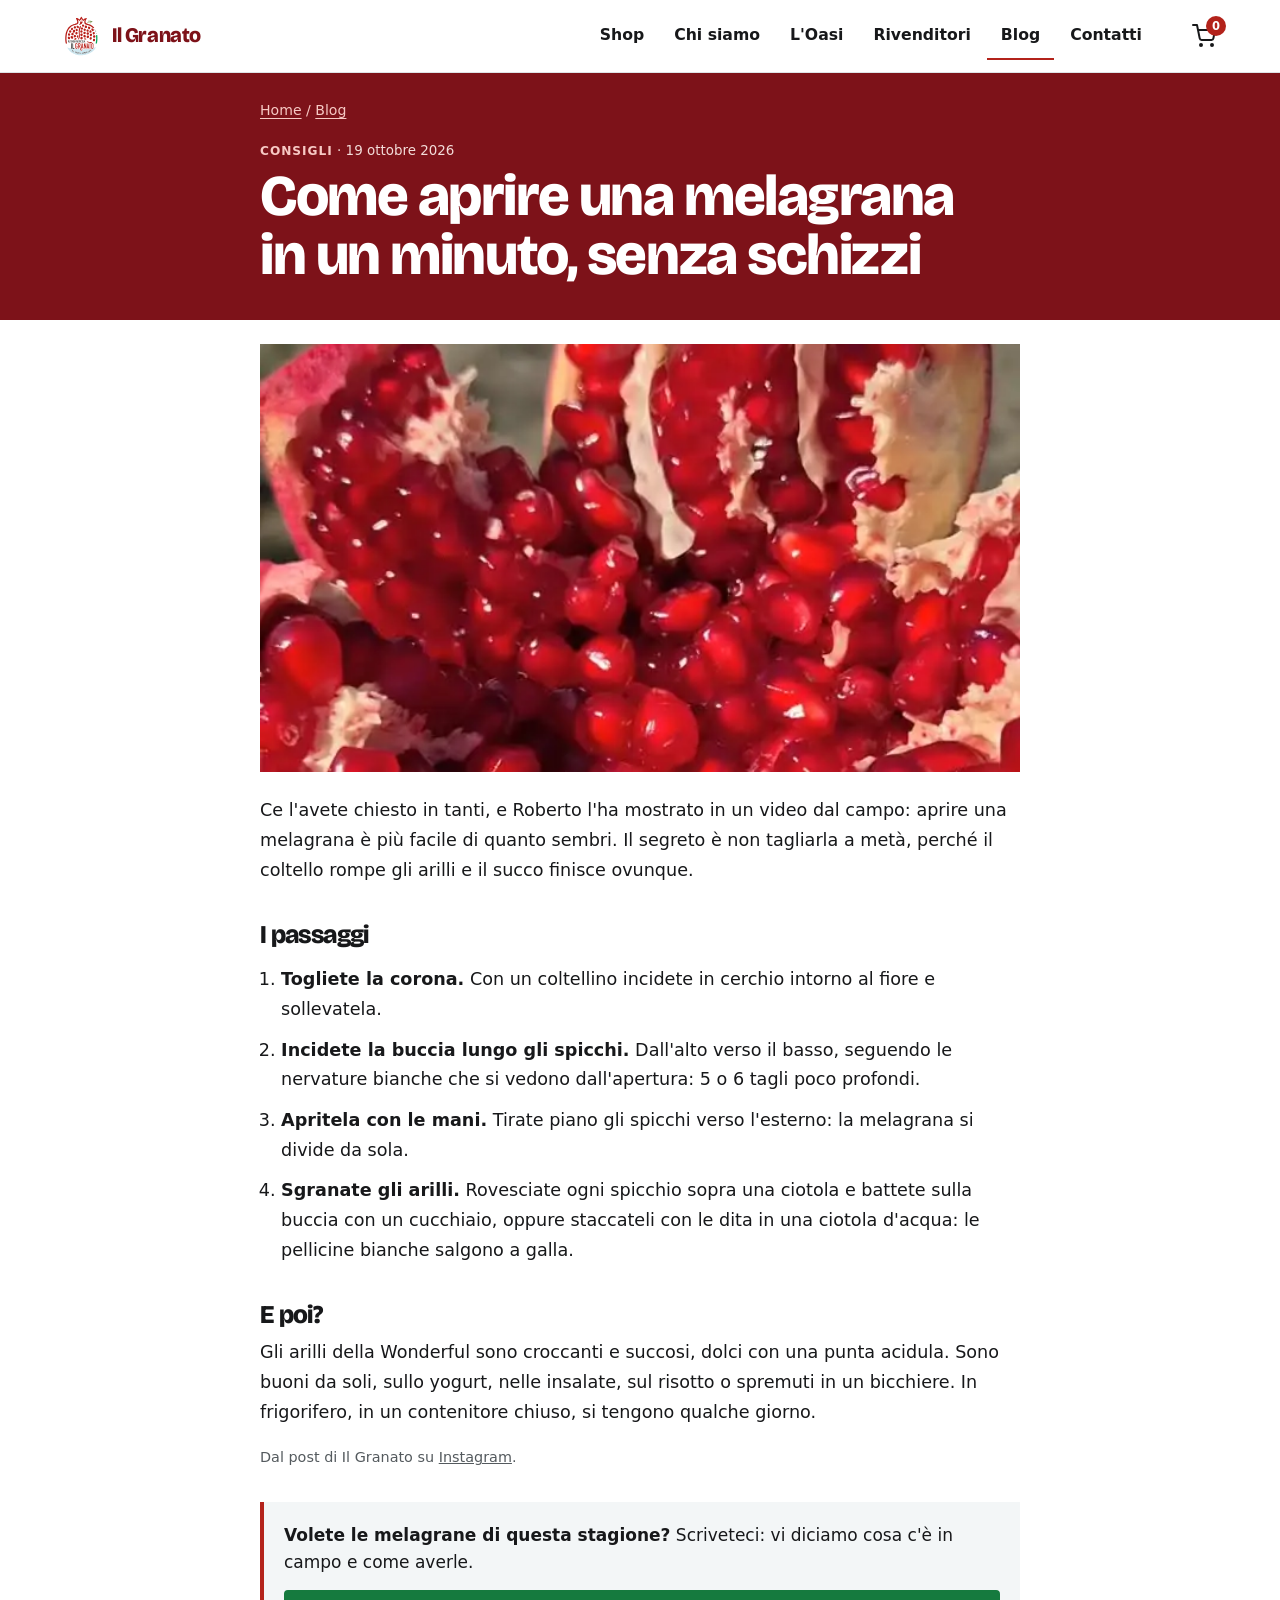
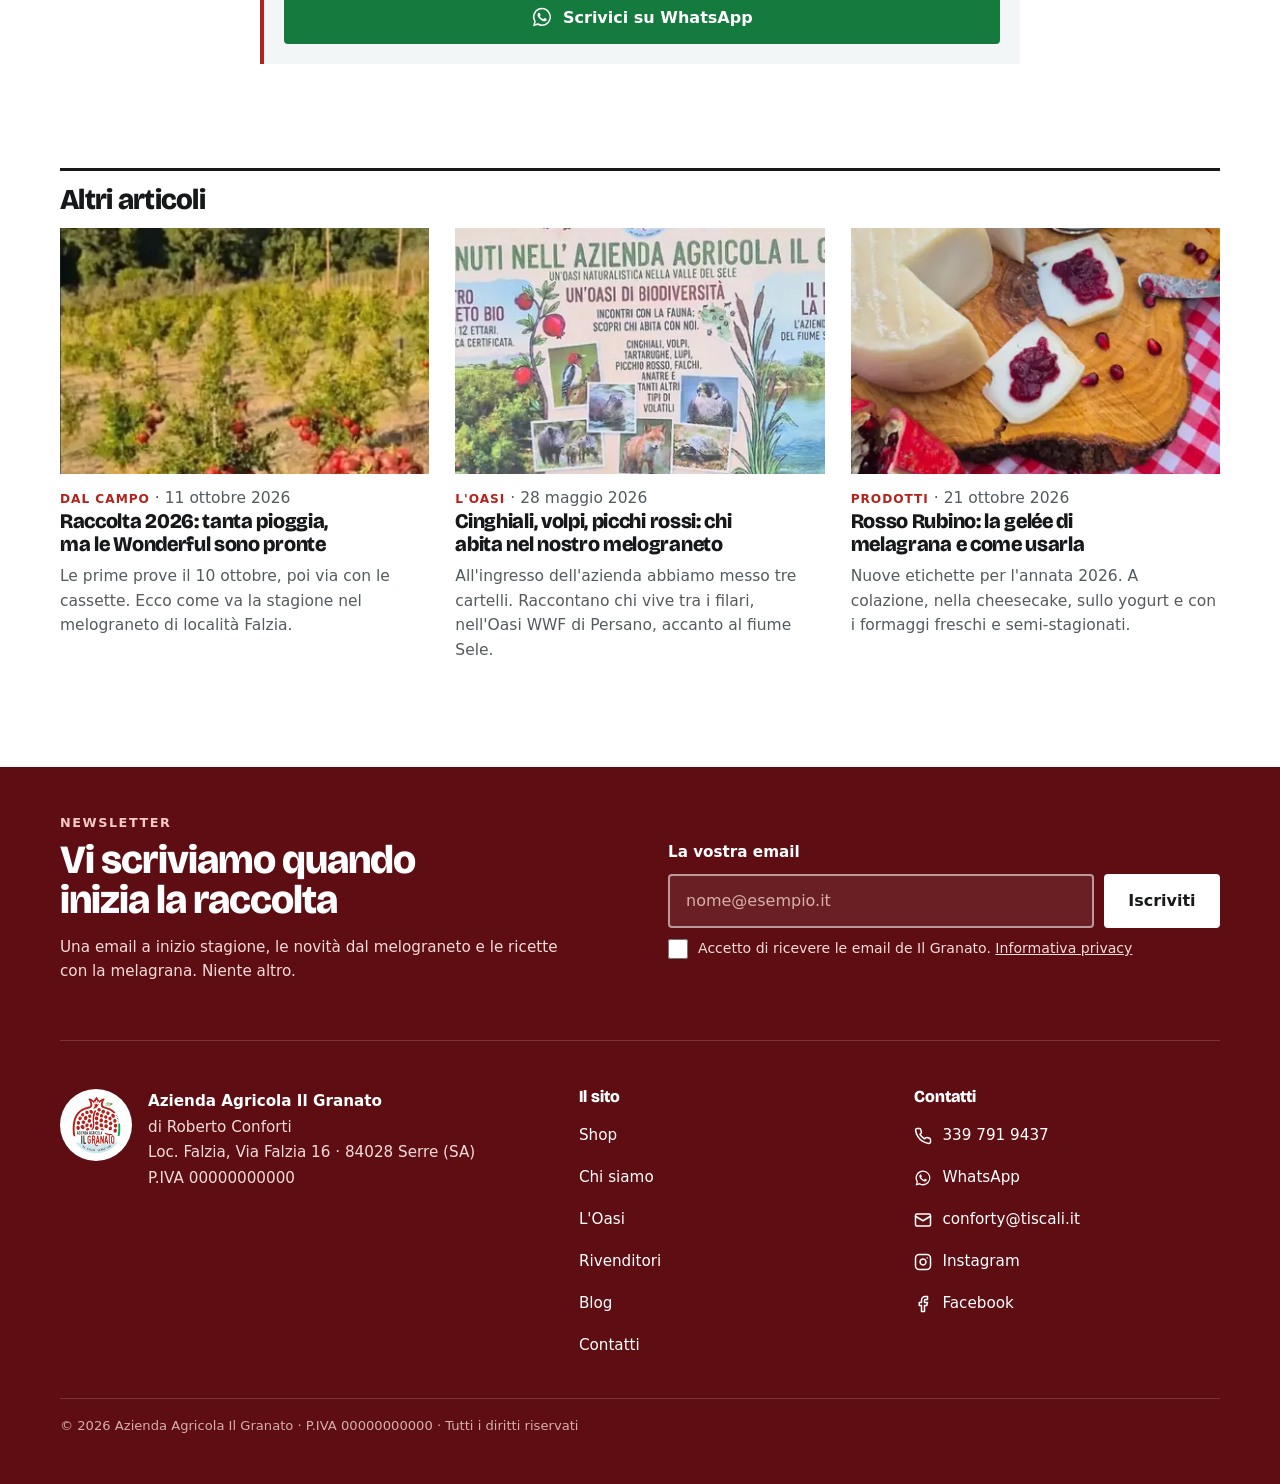
<file: come-aprire-una-melagrana.html>
<!doctype html>
<html lang="it">
<head>
  <meta charset="utf-8">
  <meta name="viewport" content="width=device-width, initial-scale=1">
  <title>Come aprire una melagrana in un minuto, senza schizzi · Il Granato</title>
  <meta name="description" content="Ce l&#x27;avete chiesto in tanti. Niente coltello in mezzo al frutto: basta incidere la buccia e aprirla con le mani.">
  <!-- BOZZA: rimuovere noindex alla messa online -->
  <meta name="robots" content="noindex, nofollow">
  <!-- Dominio definitivo da scegliere (il vecchio aziendaagricolailgranato.com è scaduto) -->
  <link rel="canonical" href="https://fraspin02.github.io/il-granato-bozza/come-aprire-una-melagrana.html">
  <meta name="theme-color" content="#7D1219">
  <meta property="og:type" content="article">
  <meta property="og:locale" content="it_IT">
  <meta property="og:site_name" content="Azienda Agricola Il Granato">
  <meta property="og:title" content="Come aprire una melagrana in un minuto, senza schizzi · Il Granato">
  <meta property="og:description" content="Ce l&#x27;avete chiesto in tanti. Niente coltello in mezzo al frutto: basta incidere la buccia e aprirla con le mani.">
  <meta property="og:url" content="https://fraspin02.github.io/il-granato-bozza/come-aprire-una-melagrana.html">
  <meta property="og:image" content="https://fraspin02.github.io/il-granato-bozza/img/og.jpg">
  <meta name="twitter:card" content="summary_large_image">
  <link rel="icon" href="img/logo.svg" type="image/svg+xml">
  
  <link rel="preload" href="fonts/bricolage-800.woff2" as="font" type="font/woff2" crossorigin>
  <style id="css">@font-face { font-family: "Bricolage"; src: url(fonts/bricolage-800.woff2) format("woff2"); font-weight: 800; font-display: swap; }:root {--granato: #7D1219;--granato-2: #5E0D13;--rosso: #C42A21;--rosso-2: #B3231B;--rosa: #F7C9C4;--sele: #D9ECF2;--sele-2: #1E5470;--bianco: #FFFFFF;--grigio-0: #F3F6F7;--linea: #DDE3E6;--ink: #17181A;--ink-2: #545A5E;--wa: #157A3E;--display: "Bricolage", "Arial Black", system-ui, sans-serif;--sans: system-ui, -apple-system, "Segoe UI", Roboto, "Helvetica Neue", Arial, sans-serif;}*, *::before, *::after { box-sizing: border-box; }html { -webkit-text-size-adjust: 100%; scroll-behavior: smooth; scroll-padding-top: 72px; }body { margin: 0; background: var(--bianco); color: var(--ink); font: 400 1.0625rem/1.6 var(--sans); }img { display: block; max-width: 100%; height: auto; }a { color: inherit; }svg { flex-shrink: 0; }h1, h2, h3 { font-family: var(--display); font-weight: 800; line-height: 1.02; letter-spacing: -.025em; margin: 0 0 .45em; text-wrap: balance; }h1 { font-size: clamp(2.5rem, 10.5vw, 4.6rem); }h2 { font-size: clamp(1.9rem, 7vw, 3.1rem); }h3 { font-size: 1.35rem; letter-spacing: -.015em; line-height: 1.1; }p { margin: 0 0 1em; }.wrap { width: min(100% - 32px, 1160px); margin-inline: auto; }.wrap--narrow { width: min(100% - 32px, 760px); }.sr { position: absolute; width: 1px; height: 1px; overflow: hidden; clip: rect(0 0 0 0); white-space: nowrap; }.skip { position: absolute; left: -999px; top: 8px; z-index: 60; background: var(--ink); color: #fff; padding: 8px 14px; }.skip:focus { left: 8px; }:focus-visible { outline: 3px solid var(--rosso); outline-offset: 3px; }.btn { display: inline-flex; align-items: center; justify-content: center; gap: .6em; min-height: 54px; padding: .85em 1.4em; border: 2px solid var(--rosso-2); border-radius: 4px; background: var(--rosso-2); color: #fff; font: 700 1rem/1.2 var(--sans); text-decoration: none; cursor: pointer; transition: background-color .2s, color .2s, border-color .2s, transform .15s; }.btn:hover { background: var(--granato); border-color: var(--granato); }.btn:active { transform: translateY(1px); }.btn--wa { background: var(--wa); border-color: var(--wa); }.btn--wa:hover { background: #0F5F30; border-color: #0F5F30; }.btn--light { background: #fff; border-color: #fff; color: var(--ink); }.btn--light:hover { background: var(--rosa); border-color: var(--rosa); color: var(--ink); }.btn--light .ico-wa { color: var(--wa); }.btn--light .ico-cart { color: var(--rosso-2); }.btn--line { background: transparent; border-color: rgb(255 255 255 / .7); color: #fff; }.btn--line:hover { background: #fff; color: var(--granato); border-color: #fff; }.btn--line-dark { background: transparent; border-color: var(--ink); color: var(--ink); margin-top: 28px; }.btn--line-dark:hover { background: var(--ink); color: #fff; border-color: var(--ink); }.btn--sm { min-height: 44px; padding: .55em .8em; font-size: .9rem; width: 100%; }.cta-row { display: flex; flex-wrap: wrap; gap: 12px; }.link { display: inline-flex; align-items: center; gap: .4em; font-weight: 700; color: var(--rosso-2); text-underline-offset: 4px; }.top { position: sticky; top: 0; z-index: 30; background: rgb(255 255 255 / .96); backdrop-filter: blur(8px); border-bottom: 1px solid var(--linea); }.top__in { display: grid; grid-template-columns: 48px 1fr 48px; align-items: center; min-height: 64px; }.burger { display: grid; place-items: center; width: 48px; height: 48px; margin-left: -10px; border: 0; background: none; color: var(--ink); cursor: pointer; border-radius: 4px; }.burger:hover { background: var(--grigio-0); }.brand { justify-self: center; display: flex; align-items: center; gap: 10px; text-decoration: none; }.brand span { font: 800 1.3rem/1 var(--display); letter-spacing: -.02em; color: var(--granato); }.nav { display: none; }.cart { justify-self: end; position: relative; display: grid; place-items: center; width: 48px; height: 48px; margin-right: -8px; color: var(--ink); border-radius: 4px; }.cart:hover { background: var(--grigio-0); }.cart__n { position: absolute; top: 4px; right: 2px; min-width: 20px; height: 20px; padding: 0 5px; border-radius: 10px; background: var(--rosso-2); color: #fff; font: 700 .72rem/20px var(--sans); text-align: center; }.cart.bump .cart__n { animation: bump .35s ease; }@keyframes bump { 50% { transform: scale(1.35); } }.drawer { position: fixed; inset: 0; width: 100vw; max-width: none; height: 100vh; height: 100dvh; max-height: none; margin: 0; padding: 0; border: 0; overflow-y: auto; overscroll-behavior: contain; background: var(--granato); color: #fff; }.drawer::backdrop { background: rgb(23 24 26 / .5); }.drawer[open] { animation: drawer-in .28s cubic-bezier(.2,.8,.2,1); }@keyframes drawer-in { from { opacity: 0; transform: translateX(-24px); } }.drawer__in { min-height: 100vh; min-height: 100dvh; display: flex; flex-direction: column; padding: 16px 20px calc(24px + env(safe-area-inset-bottom)); }.drawer__head { display: flex; align-items: center; justify-content: space-between; }.drawer__head img { background: #fff; border-radius: 50%; padding: 4px; }.drawer__x { display: grid; place-items: center; width: 52px; height: 52px; border: 2px solid rgb(255 255 255 / .35); border-radius: 50%; background: none; color: #fff; cursor: pointer; }.drawer__x:hover { background: rgb(255 255 255 / .12); }.drawer__in > nav { flex: 1; }.drawer__list { list-style: none; margin: 20px 0; padding: 0; }.drawer__list a { display: flex; align-items: baseline; gap: 14px; padding: 10px 0; border-bottom: 1px solid rgb(255 255 255 / .16); text-decoration: none; font: 800 clamp(1.7rem, 8.2vw, 2.8rem)/1.1 var(--display); letter-spacing: -.02em; }.drawer__list a:hover { color: var(--rosa); }.drawer__n { font: 600 .8rem/1 var(--sans); letter-spacing: .1em; color: var(--rosa); min-width: 22px; }.drawer__foot { display: grid; gap: 12px; padding-top: 18px; border-top: 1px solid rgb(255 255 255 / .16); font-size: 1rem; }.drawer__foot a, .drawer__foot p { display: flex; align-items: center; gap: 10px; margin: 0; color: #fff; }.drawer__foot a { font-weight: 700; text-decoration: none; min-height: 44px; }.drawer__foot p { color: #F3DCD9; }.drawer__foot svg { color: var(--rosa); }html.menu-aperto, html.menu-aperto body { overflow: hidden; }.hero { background: var(--granato); color: #fff; overflow: hidden; }.hero__in { display: grid; gap: 32px; padding: 32px 0 40px; }.chip { display: inline-flex; align-items: center; gap: 8px; margin-bottom: 20px; padding: 6px 12px; border: 1px solid rgb(255 255 255 / .35); border-radius: 4px; font-size: .88rem; font-weight: 600; color: var(--rosa); }.dot { width: 9px; height: 9px; border-radius: 50%; background: #FF6B5E; box-shadow: 0 0 0 4px rgb(255 107 94 / .25); }.hero h1 { color: #fff; }.hero .lead { color: #F3DCD9; font-size: 1.12rem; max-width: 34em; margin-bottom: 26px; }.hero__pic { position: relative; margin: 0 auto; width: min(78vw, 460px); }.hero__pic::before { content: ""; position: absolute; inset: -14px; border-radius: 50%; background: radial-gradient(circle, rgb(255 255 255 / .28) 0 3px, transparent 4px) 0 0 / 16px 16px;-webkit-mask: radial-gradient(circle, transparent 66%, #000 67%); mask: radial-gradient(circle, transparent 66%, #000 67%); }.hero__tondo { position: relative; width: 100%; aspect-ratio: 1; object-fit: cover; border-radius: 50%; }.hero__logo { position: absolute; right: -6px; bottom: 2%; width: 30%; background: #fff; border-radius: 50%; padding: 6px; box-shadow: 0 8px 24px rgb(0 0 0 / .25); }.ticker { list-style: none; margin: 0; padding: 14px 16px; display: grid; grid-template-columns: 1fr 1fr; gap: 10px 16px; background: var(--granato-2); color: #F3DCD9; font-size: .88rem; font-weight: 600; }.ticker li { display: flex; align-items: center; gap: 8px; }.ticker svg { color: var(--rosa); }.sec { padding: 64px 0; }.sec--sele { background: var(--sele); }.sec--grey { background: var(--grigio-0); }.sec__head { display: grid; grid-template-columns: auto 1fr; gap: 14px; align-items: start; margin-bottom: 30px; border-top: 3px solid var(--ink); padding-top: 14px; }.num { font: 800 1rem/1 var(--display); color: var(--rosso-2); margin: .45em 0 0; }.sec__lead { color: var(--ink-2); font-size: 1.08rem; max-width: 38em; margin: 0; }.kicker { font: 700 .82rem/1.3 var(--sans); letter-spacing: .12em; text-transform: uppercase; color: var(--rosso-2); margin-bottom: 8px; }.oasi { display: grid; gap: 26px; }.oasi__txt p { color: #2B3A40; }.stats { display: grid; grid-template-columns: repeat(3, 1fr); margin: 24px 0 0; border-top: 1px solid rgb(30 84 112 / .3); }.stats div { padding: 14px 8px 0 0; }.stats dt { font: 800 clamp(1.8rem, 8.5vw, 3rem)/1 var(--display); color: var(--granato); letter-spacing: -.03em; }.stats dd { margin: 6px 0 0; font-size: .86rem; color: var(--sele-2); line-height: 1.35; }.cartello { margin: 0; }.cartello img { width: 100%; }.cartello figcaption { margin-top: 8px; font-size: .86rem; color: var(--sele-2); }.quote { margin: 36px 0 0; display: grid; grid-template-columns: 92px 1fr; gap: 18px; align-items: center; }.quote img { width: 92px; height: 92px; object-fit: cover; object-position: top; border-radius: 50%; }.quote blockquote { margin: 0; }.quote p { font: 800 clamp(1.15rem, 4.6vw, 1.6rem)/1.25 var(--display); letter-spacing: -.015em; color: var(--granato); margin-bottom: .4em; }.quote footer { font-size: .9rem; color: var(--sele-2); font-weight: 600; }.b2b { background: var(--ink); color: #fff; padding: 24px 20px 28px; }.b2b .sec__head { border-top-color: var(--rosso); }.b2b .num, .b2b .kicker { color: #FF8A80; }.b2b h2 { color: #fff; }.b2b__body > p { color: #D5D9DB; }.ticks { list-style: none; padding: 0; margin: 0 0 26px; display: grid; gap: 12px; }.ticks li { display: flex; gap: 10px; align-items: flex-start; }.ticks svg { color: #FF8A80; margin-top: 3px; }.grid-shop { display: grid; gap: 14px; }.pcard { position: relative; background: #fff; border: 1px solid var(--linea); display: grid; grid-template-columns: 42% 1fr; }.pcard__img { position: relative; display: block; aspect-ratio: 1; overflow: hidden; background: #EFE9E3; }.pcard__img img { width: 100%; height: 100%; object-fit: cover; transition: transform .5s ease; }@media (max-width: 599px) { .pcard__img { aspect-ratio: auto; min-height: 100%; } .pcard__img img { position: absolute; inset: 0; } }.pcard:hover .pcard__img img { transform: scale(1.04); }.pcard__b { padding: 12px 14px; display: flex; flex-direction: column; gap: 4px; }.pcard h3 { font-size: 1.1rem; line-height: 1.12; margin: 2px 0 0; }.pcard h3 a { text-decoration: none; }.pcard h3 a::after { content: ""; position: absolute; inset: 0; }.pcard h3 a:hover { color: var(--rosso-2); }.fmt { font-size: .86rem; font-weight: 700; color: var(--ink-2); margin: 0; }.pdesc { display: none; font-size: .92rem; color: var(--ink-2); margin: 2px 0 0; }.price { font: 700 1.02rem/1.4 var(--sans); color: var(--granato); margin: 4px 0 10px; }.pcard .btn { position: relative; z-index: 1; margin-top: auto; }.tag { align-self: flex-start; font: 700 .68rem/1 var(--sans); letter-spacing: .08em; text-transform: uppercase; padding: 5px 7px; background: var(--sele); color: var(--sele-2); }.tag--new { background: #FBE3E1; color: var(--granato); }.assure { list-style: none; padding: 0; margin: 26px 0 6px; display: grid; gap: 10px; }.assure li { display: flex; align-items: center; gap: 10px; font-weight: 600; }.assure svg { color: var(--rosso-2); }.assure__note { font-size: .86rem; margin: 0; }.posts { display: grid; gap: 26px; }.post { display: grid; gap: 12px; align-content: start; }.post__img { display: block; aspect-ratio: 3 / 2; overflow: hidden; background: var(--grigio-0); }.post__img img { width: 100%; height: 100%; object-fit: cover; transition: transform .4s ease; }.post:hover .post__img img { transform: scale(1.04); }.post__meta { font-size: .84rem; color: var(--ink-2); margin: 0 0 6px; }.post__meta span { font-weight: 700; color: var(--rosso-2); text-transform: uppercase; letter-spacing: .08em; font-size: .76rem; }.post h3 { font-size: 1.3rem; margin-bottom: .35em; }.post h3 a { text-decoration: none; }.post h3 a:hover { color: var(--rosso-2); }.post p { color: var(--ink-2); font-size: .97rem; margin: 0; }@media (max-width: 599px) {.posts:not(.posts--all) .post { grid-template-columns: 112px 1fr; gap: 14px; }.posts:not(.posts--all) .post__img { width: 112px; height: 112px; aspect-ratio: auto; }.posts:not(.posts--all) .post h3 { font-size: 1.1rem; }.posts:not(.posts--all) .post p:last-child { display: none; }}.visit { background: var(--granato); color: #fff; padding: 48px 0; }.visit__in { display: grid; gap: 22px; }.visit h2 { color: #fff; }.visit p { color: #F3DCD9; margin: 0; }.pagehead { background: var(--granato); color: #fff; padding: 28px 0 40px; }.pagehead h1 { color: #fff; }.pagehead .lead { color: #F3DCD9; font-size: 1.12rem; max-width: 36em; margin: 0; }.crumbs { font-size: .88rem; color: var(--ink-2); margin-bottom: 18px; }.crumbs a { text-underline-offset: 3px; }.crumbs--light { color: var(--rosa); }.article__head { background: var(--granato); color: #fff; padding: 26px 0 36px; }.article__head h1 { color: #fff; font-size: clamp(2.1rem, 8.5vw, 3.6rem); margin: 0; }.post__meta--light { color: #F3DCD9; }.post__meta--light span { color: var(--rosa); }.article__img { width: 100%; aspect-ratio: 16 / 9; margin: 24px 0; object-fit: cover; }.prose { font-size: 1.1rem; line-height: 1.7; }.prose h2 { font-size: 1.6rem; margin: 1.4em 0 .4em; }.prose ol, .prose ul { padding-left: 1.2em; }.prose li { margin-bottom: .6em; }.article__src { font-size: .9rem; color: var(--ink-2); }.article__cta { margin: 32px 0 0; padding: 20px; border-left: 4px solid var(--rosso-2); background: var(--grigio-0); display: grid; gap: 14px; }.article__cta p { margin: 0; }.h-more { font-size: 1.8rem; border-top: 3px solid var(--ink); padding-top: 14px; }.contact { display: grid; gap: 32px; }.contact__cards { display: grid; gap: 10px; align-content: start; }.ccard { display: flex; gap: 14px; align-items: flex-start; padding: 18px; border: 1px solid var(--linea); text-decoration: none; transition: border-color .2s, background-color .2s; }.ccard:hover { border-color: var(--rosso-2); background: #FFF8F7; }.ccard svg { color: var(--rosso-2); margin-top: 2px; }.ccard span { display: grid; gap: 2px; font-size: 1.02rem; }.ccard b { font: 800 1.15rem/1.1 var(--display); letter-spacing: -.01em; }.ccard small { color: var(--ink-2); font-size: .88rem; }.ccard--wa { background: var(--wa); border-color: var(--wa); color: #fff; }.ccard--wa svg, .ccard--wa small { color: #DDF2E4; }.ccard--wa:hover { background: #0F5F30; border-color: #0F5F30; }.form { display: grid; gap: 8px; padding: 22px 20px; background: var(--grigio-0); align-content: start; }.form h2 { font-size: 1.7rem; margin: 0; }.form__hint { color: var(--ink-2); font-size: .95rem; }.form > label { font-weight: 700; margin-top: 6px; }.form input:not([type=radio]), .form textarea { width: 100%; min-height: 50px; padding: 12px 14px; border: 1.5px solid #8E999F; border-radius: 4px; font: 1rem/1.4 var(--sans); background: #fff; color: var(--ink); }.form input:focus, .form textarea:focus { outline: 3px solid var(--rosso); outline-offset: 1px; border-color: var(--ink); }.form .opts { margin: 8px 0 0; }.form .btn { margin-top: 12px; }.hours { display: grid; gap: 24px; align-items: center; }.hours img { width: 100%; }.about__txt p { color: var(--ink-2); font-size: 1.08rem; }.about__txt .link { margin-top: 6px; }.values { list-style: none; margin: 0; padding: 0; display: grid; gap: 28px; }.values li { border-top: 3px solid var(--rosso-2); padding-top: 16px; }.values svg { display: block; color: var(--rosso-2); margin-bottom: 10px; }.values h3 { margin-bottom: .35em; }.values p { color: var(--ink-2); margin: 0; }.specs__dl { margin: 0; }.specs__dl div { display: grid; grid-template-columns: 150px 1fr; gap: 10px; padding: 12px 0; border-bottom: 1px solid rgb(30 84 112 / .25); }.specs__dl dt { font-weight: 700; }.specs__dl dd { margin: 0; }.pdp { padding: 16px 0 64px; }.pdp__top { display: grid; gap: 24px; }.gallery { margin-inline: -16px; }.gallery { position: relative; }.gallery__main { width: 100%; aspect-ratio: 1; object-fit: cover; background: #EFE9E3; }.thumbs { display: grid; grid-template-columns: repeat(4, 1fr); gap: 8px; margin: 8px 16px 0; }.thumbs button { padding: 0; border: 2px solid transparent; overflow: hidden; background: none; cursor: pointer; aspect-ratio: 1; }.thumbs button[aria-pressed="true"] { border-color: var(--rosso-2); }.thumbs img { width: 100%; height: 100%; object-fit: cover; }.buy h1 { font-size: clamp(2.1rem, 8vw, 3rem); margin-top: 12px; }.buy__sub { color: var(--ink-2); font-size: 1.08rem; }.buy__price { font: 700 1.5rem/1.3 var(--sans); color: var(--granato); }.buy__price small { font-size: .9rem; font-weight: 500; color: var(--ink-2); }.opts { border: 0; padding: 0; margin: 0 0 18px; display: flex; flex-wrap: wrap; gap: 8px; }.opts legend { font-weight: 700; margin-bottom: 8px; padding: 0; }.opts input { position: absolute; opacity: 0; width: 1px; height: 1px; }.opts span { display: inline-flex; align-items: center; min-height: 48px; padding: 0 20px; border: 2px solid var(--linea); border-radius: 4px; background: #fff; font-weight: 700; cursor: pointer; }.opts input:checked + span { border-color: var(--rosso-2); color: var(--granato); background: #FFF3F2; }.opts input:focus-visible + span { outline: 3px solid var(--rosso); outline-offset: 2px; }.opts--sm span { min-height: 44px; padding: 0 14px; font-size: .95rem; }.qty { margin-bottom: 18px; }.qty label { display: block; font-weight: 700; margin-bottom: 8px; }.qty__ctl { display: inline-flex; border: 2px solid var(--linea); border-radius: 4px; overflow: hidden; }.qty__ctl button { width: 48px; height: 48px; border: 0; background: #fff; font-size: 1.4rem; cursor: pointer; color: var(--ink); }.qty__ctl button:hover { background: var(--grigio-0); }.qty__ctl input { width: 52px; border: 0; text-align: center; font: 700 1.05rem var(--sans); color: var(--ink); -moz-appearance: textfield; }.qty__ctl input::-webkit-inner-spin-button { -webkit-appearance: none; }.buy__bar { position: fixed; left: 0; right: 0; bottom: 0; z-index: 25; display: flex; align-items: center; gap: 12px; justify-content: space-between; padding: 10px 16px calc(10px + env(safe-area-inset-bottom)); background: #fff; border-top: 1px solid var(--linea); box-shadow: 0 -6px 20px rgb(23 24 26 / .08); }.buy__bar-price { margin: 0; font: 700 1rem/1.25 var(--sans); color: var(--granato); display: flex; flex-direction: column; }.buy__bar-price small { font-size: .8rem; font-weight: 500; color: var(--ink-2); }.buy__bar .btn { flex: 1; max-width: 250px; }.buy__assure { list-style: none; padding: 0; margin: 4px 0 18px; display: grid; gap: 10px; font-size: .95rem; }.buy__assure li { display: flex; align-items: center; gap: 10px; flex-wrap: wrap; }.buy__assure svg { color: var(--rosso-2); }.ask { display: flex; gap: 12px; align-items: center; padding: 14px 16px; background: #E7F3EA; color: #0F4A26; text-decoration: none; }.ask svg { color: var(--wa); }.ask:hover { background: #D8ECDE; }.pdp__body { display: grid; gap: 28px; margin-top: 44px; }.desc h2, .specs h2 { font-size: 1.45rem; margin: 1.2em 0 .4em; }.desc h2:first-child, .specs h2:first-child { margin-top: 0; }.desc p, .specs p { color: var(--ink-2); }.specs { background: var(--grigio-0); padding: 20px; }.specs dl { margin: 0; }.specs dl div { display: grid; grid-template-columns: 110px 1fr; gap: 10px; padding: 10px 0; border-bottom: 1px solid var(--linea); }.specs dt { font-weight: 700; }.specs dd { margin: 0; color: var(--ink-2); }.related { margin-top: 56px; }.related h2 { font-size: 1.8rem; border-top: 3px solid var(--ink); padding-top: 14px; }.has-bar .foot { padding-bottom: 110px; }.has-bar .toast { bottom: 96px; }.news { display: grid; gap: 20px; padding: 0 0 40px; margin-bottom: 40px; border-bottom: 1px solid rgb(255 255 255 / .15); }.news__k { font: 700 .8rem/1.3 var(--sans); letter-spacing: .12em; text-transform: uppercase; color: var(--rosa); margin-bottom: 8px; }.news h2 { color: #fff; font-size: clamp(1.7rem, 6.5vw, 2.5rem); margin-bottom: .35em; }.news__txt p:last-child { margin: 0; color: #F3DCD9; max-width: 34em; }.news__form { display: grid; gap: 10px; align-content: start; }.news__form > label:first-child { font-weight: 700; color: #fff; }.news__row { display: grid; gap: 10px; }.news__row input { width: 100%; min-height: 54px; padding: 12px 16px; border: 2px solid rgb(255 255 255 / .55); border-radius: 4px; background: rgb(255 255 255 / .08); color: #fff; font: 1rem/1.4 var(--sans); }.news__row input::placeholder { color: #D6AFAA; }.news__row input:focus { outline: 3px solid var(--rosa); outline-offset: 1px; border-color: #fff; }.news__ok { display: flex; gap: 10px; align-items: flex-start; font-size: .88rem; color: #F3DCD9; line-height: 1.45; }.news__ok input { width: 20px; height: 20px; margin: 1px 0 0; accent-color: var(--rosa); flex-shrink: 0; }.foot { background: var(--granato-2); color: #F3DCD9; padding: 48px 0 110px; font-size: .95rem; }.foot__grid { display: grid; gap: 30px; }.foot__brand { display: flex; gap: 16px; align-items: flex-start; }.foot__brand img { background: #fff; border-radius: 50%; padding: 5px; width: 72px; height: 72px; }.foot__brand b { color: #fff; }.foot__brand p { margin: 0; line-height: 1.7; }.foot__col { display: grid; gap: 2px; align-content: start; }.foot__t { font: 800 1.05rem/1 var(--display); color: #fff; margin: 0 0 8px; }.foot__col a { display: inline-flex; align-items: center; gap: 10px; min-height: 40px; text-decoration: none; color: #fff; }.foot__col a:hover { color: var(--rosa); }.foot__note { font-size: .82rem; color: #D6AFAA; margin: 32px 0 0; padding-top: 16px; border-top: 1px solid rgb(255 255 255 / .15); }.toast { position: fixed; left: 50%; bottom: 88px; transform: translateX(-50%); z-index: 40; background: var(--ink); color: #fff; padding: 12px 18px; font-weight: 600; font-size: .95rem; max-width: calc(100vw - 32px); }@media (min-width: 600px) {.values { grid-template-columns: 1fr 1fr; }.grid-shop { grid-template-columns: repeat(3, 1fr); gap: 14px; }.pcard { grid-template-columns: 1fr; }.pdesc { display: block; }.posts { grid-template-columns: repeat(3, 1fr); }.posts--all { grid-template-columns: repeat(2, 1fr); gap: 36px 24px; }.quote { grid-template-columns: 130px 1fr; }.quote img { width: 130px; height: 130px; }.b2b { padding: 36px; }}@media (min-width: 960px) {.top__in { grid-template-columns: auto 1fr auto; gap: 24px; min-height: 72px; }.burger { display: none; }.brand { justify-self: start; }.nav { display: flex; gap: 2px; justify-self: end; }.nav a { padding: 10px 14px; text-decoration: none; font-weight: 600; font-size: .98rem; border-bottom: 2px solid transparent; }.nav a:hover, .nav a[aria-current] { border-bottom-color: var(--rosso-2); }.hero__in { grid-template-columns: 1.15fr 1fr; align-items: center; gap: 56px; padding: 64px 0 72px; }.hero__pic { width: 460px; margin-right: 0; }.ticker { display: flex; justify-content: center; gap: 48px; font-size: .95rem; }.sec { padding: 104px 0; }.sec__head { grid-template-columns: 90px 1fr; margin-bottom: 44px; }.num { font-size: 1.3rem; }.oasi { grid-template-columns: 1fr 1.1fr; gap: 56px; align-items: start; }.quote { max-width: 860px; margin-top: 56px; }.b2b { display: grid; grid-template-columns: 1fr 1fr; gap: 56px; padding: 56px; }.b2b .sec__head { margin: 0; grid-template-columns: 60px 1fr; }.grid-shop { gap: 24px; }.posts--all { grid-template-columns: repeat(3, 1fr); }.pcard__b { padding: 18px 20px 20px; }.pcard h3 { font-size: 1.35rem; }.visit__in { grid-template-columns: 1.3fr 1fr; align-items: center; }.visit .cta-row { justify-content: flex-end; }.contact { grid-template-columns: 1fr 1fr; gap: 48px; }.hours { grid-template-columns: 1.2fr 1fr; gap: 56px; }.values { grid-template-columns: repeat(4, 1fr); gap: 32px; }.pdp { padding-top: 28px; }.pdp__top { grid-template-columns: 540px 1fr; gap: 56px; align-items: start; }.gallery { margin: 0; }.thumbs { margin: 8px 0 0; }.buy { position: sticky; top: 96px; }.buy__bar { position: static; padding: 0; background: none; border: 0; box-shadow: none; margin-bottom: 18px; }.buy__bar-price { display: none; }.buy__bar .btn { max-width: none; }.has-bar .foot { padding-bottom: 48px; }.has-bar .toast { bottom: 24px; }.pdp__body { grid-template-columns: 1.4fr 1fr; gap: 56px; align-items: start; }.foot { padding-bottom: 48px; }.foot__grid { grid-template-columns: 1.6fr 1fr 1fr; }.news { grid-template-columns: 1fr 1fr; gap: 56px; align-items: center; padding-bottom: 56px; margin-bottom: 48px; }.news__row { grid-template-columns: 1fr auto; }}@media (prefers-reduced-motion: reduce) {html { scroll-behavior: auto; }*, *::before, *::after { transition: none !important; animation: none !important; }}</style>
  <script type="application/ld+json">{
 "@context": "https://schema.org",
 "@type": "BlogPosting",
 "headline": "Come aprire una melagrana in un minuto, senza schizzi",
 "datePublished": "2026-10-19",
 "image": "https://fraspin02.github.io/il-granato-bozza/img/arilli-640.webp",
 "author": {
  "@type": "Organization",
  "name": "Azienda Agricola Il Granato"
 }
}</script>
</head><body>
<svg width="0" height="0" style="position:absolute" aria-hidden="true">
  <symbol id="i-wa" viewBox="0 0 24 24"><path fill="currentColor" d="M12.04 2a9.9 9.9 0 0 0-8.5 15l-1.4 5.1 5.24-1.37A9.9 9.9 0 1 0 12.04 2Zm0 18.1a8.2 8.2 0 0 1-4.18-1.15l-.3-.18-3.1.82.83-3.03-.2-.31a8.22 8.22 0 1 1 6.95 3.85Zm4.5-6.15c-.25-.12-1.46-.72-1.69-.8-.23-.09-.39-.13-.55.12-.17.25-.64.8-.78.96-.15.17-.29.19-.54.06a6.7 6.7 0 0 1-3.32-2.9c-.25-.43.25-.4.72-1.33.08-.16.04-.3-.02-.43l-.74-1.8c-.2-.47-.4-.4-.55-.41h-.47a.9.9 0 0 0-.65.3 2.74 2.74 0 0 0-.86 2.04 4.77 4.77 0 0 0 1 2.53 10.9 10.9 0 0 0 4.18 3.7c1.55.67 2.16.73 2.94.61.47-.07 1.46-.6 1.66-1.17.2-.58.2-1.07.15-1.17-.06-.1-.22-.17-.47-.29Z"/></symbol>
  <symbol id="i-phone" viewBox="0 0 24 24"><path fill="none" stroke="currentColor" stroke-width="2" stroke-linecap="round" stroke-linejoin="round" d="M22 16.9v3a2 2 0 0 1-2.2 2 19.8 19.8 0 0 1-8.6-3.1 19.5 19.5 0 0 1-6-6A19.8 19.8 0 0 1 2.1 4.2 2 2 0 0 1 4.1 2h3a2 2 0 0 1 2 1.7c.1.9.4 1.8.7 2.7a2 2 0 0 1-.5 2.1L8 9.8a16 16 0 0 0 6 6l1.3-1.3a2 2 0 0 1 2.1-.4c.9.3 1.8.6 2.7.7a2 2 0 0 1 1.7 2Z"/></symbol>
  <symbol id="i-cart" viewBox="0 0 24 24"><g fill="none" stroke="currentColor" stroke-width="2" stroke-linecap="round" stroke-linejoin="round"><circle cx="9" cy="21" r="1"/><circle cx="20" cy="21" r="1"/><path d="M1 1h4l2.7 13.4a2 2 0 0 0 2 1.6h9.7a2 2 0 0 0 2-1.6L23 6H6"/></g></symbol>
  <symbol id="i-leaf" viewBox="0 0 24 24"><g fill="none" stroke="currentColor" stroke-width="2" stroke-linecap="round" stroke-linejoin="round"><path d="M11 20A7 7 0 0 1 9.8 6.1C15.5 5 17 4.5 19 2c1 2 2 4.2 2 8 0 5.5-4.8 10-10 10Z"/><path d="M2 21c0-3 1.9-5.4 5.1-6"/></g></symbol>
  <symbol id="i-pin" viewBox="0 0 24 24"><g fill="none" stroke="currentColor" stroke-width="2" stroke-linecap="round" stroke-linejoin="round"><path d="M20 10c0 6-8 12-8 12s-8-6-8-12a8 8 0 0 1 16 0Z"/><circle cx="12" cy="10" r="3"/></g></symbol>
  <symbol id="i-truck" viewBox="0 0 24 24"><g fill="none" stroke="currentColor" stroke-width="2" stroke-linecap="round" stroke-linejoin="round"><path d="M14 18V6a2 2 0 0 0-2-2H4a2 2 0 0 0-2 2v11a1 1 0 0 0 1 1h2"/><path d="M15 18H9"/><path d="M19 18h2a1 1 0 0 0 1-1v-3.6a1 1 0 0 0-.2-.6l-3.5-4.4A1 1 0 0 0 17.5 8H14"/><circle cx="17" cy="18" r="2"/><circle cx="7" cy="18" r="2"/></g></symbol>
  <symbol id="i-lock" viewBox="0 0 24 24"><g fill="none" stroke="currentColor" stroke-width="2" stroke-linecap="round" stroke-linejoin="round"><rect x="3" y="11" width="18" height="11" rx="2"/><path d="M7 11V7a5 5 0 0 1 10 0v4"/></g></symbol>
  <symbol id="i-sprout" viewBox="0 0 24 24"><g fill="none" stroke="currentColor" stroke-width="2" stroke-linecap="round" stroke-linejoin="round"><path d="M7 20h10"/><path d="M10 20c5.5-2.5.8-6.4 3-10"/><path d="M9.5 9.4c1.1.8 1.8 2.2 2.3 3.7-2 .4-3.5.4-4.8-.3-1.2-.6-2.3-1.9-3-4.2 2.8-.5 4.4 0 5.5.8Z"/><path d="M14.1 6a7 7 0 0 0-1.1 4c1.9-.1 3.3-.6 4.3-1.4 1-1 1.6-2.3 1.7-4.6-2.7.1-4 1-4.9 2Z"/></g></symbol>
  <symbol id="i-check" viewBox="0 0 24 24"><path fill="none" stroke="currentColor" stroke-width="2.4" stroke-linecap="round" stroke-linejoin="round" d="M20 6 9 17l-5-5"/></symbol>
  <symbol id="i-arrow" viewBox="0 0 24 24"><path fill="none" stroke="currentColor" stroke-width="2" stroke-linecap="round" stroke-linejoin="round" d="M5 12h14M12 5l7 7-7 7"/></symbol>
  <symbol id="i-ig" viewBox="0 0 24 24"><g fill="none" stroke="currentColor" stroke-width="2" stroke-linecap="round" stroke-linejoin="round"><rect x="2" y="2" width="20" height="20" rx="5"/><path d="M16 11.4A4 4 0 1 1 12.6 8 4 4 0 0 1 16 11.4Z"/><path d="M17.5 6.5h.01"/></g></symbol>
  <symbol id="i-fb" viewBox="0 0 24 24"><path fill="none" stroke="currentColor" stroke-width="2" stroke-linecap="round" stroke-linejoin="round" d="M18 2h-3a5 5 0 0 0-5 5v3H7v4h3v8h4v-8h3l1-4h-4V7a1 1 0 0 1 1-1h3Z"/></symbol>
  <symbol id="i-clock" viewBox="0 0 24 24"><g fill="none" stroke="currentColor" stroke-width="2" stroke-linecap="round" stroke-linejoin="round"><circle cx="12" cy="12" r="10"/><path d="M12 6v6l4 2"/></g></symbol>
  <symbol id="i-menu" viewBox="0 0 24 24"><path fill="none" stroke="currentColor" stroke-width="2" stroke-linecap="round" d="M4 7h16M4 12h16M4 17h16"/></symbol>
  <symbol id="i-close" viewBox="0 0 24 24"><path fill="none" stroke="currentColor" stroke-width="2" stroke-linecap="round" d="M6 6l12 12M18 6 6 18"/></symbol>
  <symbol id="i-mail" viewBox="0 0 24 24"><g fill="none" stroke="currentColor" stroke-width="2" stroke-linecap="round" stroke-linejoin="round"><rect x="2" y="4" width="20" height="16" rx="2"/><path d="m22 7-10 6L2 7"/></g></symbol>
</svg>
<a class="skip" href="#contenuto">Vai al contenuto</a>
<header class="top">
  <div class="wrap top__in">
    <button class="burger" type="button" aria-label="Apri il menu" aria-haspopup="dialog" aria-controls="menu" aria-expanded="false" data-menu-open>
      <svg width="26" height="26" aria-hidden="true"><use href="#i-menu"/></svg>
    </button>
    <a class="brand" href="./">
      <img src="img/logo.svg" width="42" height="42" alt="">
      <span>Il Granato</span>
    </a>
    <nav class="nav" aria-label="Sezioni"><a href="./#shop">Shop</a><a href="chi-siamo.html">Chi siamo</a><a href="./#oasi">L'Oasi</a><a href="./#rivenditori">Rivenditori</a><a href="blog.html" aria-current="page">Blog</a><a href="contatti.html">Contatti</a></nav>
    <a class="cart" href="./#shop">
      <svg width="24" height="24" aria-hidden="true"><use href="#i-cart"/></svg>
      <span class="sr">Carrello: </span><span class="cart__n" data-cart-count>0</span><span class="sr"> prodotti</span>
    </a>
  </div>
</header>
<dialog class="drawer" id="menu" aria-label="Menu">
  <div class="drawer__in">
    <div class="drawer__head">
      <img src="img/logo.svg" width="64" height="64" alt="Azienda Agricola Il Granato">
      <button class="drawer__x" type="button" data-menu-close aria-label="Chiudi il menu">
        <svg width="28" height="28" aria-hidden="true"><use href="#i-close"/></svg>
      </button>
    </div>
    <nav aria-label="Menu principale"><ol class="drawer__list"><li><a href="./" data-menu-close><span class="drawer__n">01</span>Home</a></li><li><a href="./#shop" data-menu-close><span class="drawer__n">02</span>Shop</a></li><li><a href="chi-siamo.html" data-menu-close><span class="drawer__n">03</span>Chi siamo</a></li><li><a href="./#oasi" data-menu-close><span class="drawer__n">04</span>L'Oasi</a></li><li><a href="./#rivenditori" data-menu-close><span class="drawer__n">05</span>Rivenditori</a></li><li><a href="blog.html" data-menu-close><span class="drawer__n">06</span>Blog</a></li><li><a href="contatti.html" data-menu-close><span class="drawer__n">07</span>Contatti</a></li></ol></nav>
    <div class="drawer__foot">
      <a href="tel:+393397919437"><svg width="20" height="20" aria-hidden="true"><use href="#i-phone"/></svg>339 791 9437</a>
      <p><svg width="20" height="20" aria-hidden="true"><use href="#i-pin"/></svg>Loc. Falzia, Via Falzia 16 · 84028 Serre (SA)</p>
    </div>
  </div>
</dialog>
<main id="contenuto" class="article">
  <header class="article__head">
    <div class="wrap wrap--narrow">
      <nav class="crumbs crumbs--light" aria-label="Percorso"><a href="./">Home</a> <span aria-hidden="true">/</span> <a href="blog.html">Blog</a></nav>
      <p class="post__meta post__meta--light"><span>Consigli</span> · <time datetime="2026-10-19">19 ottobre 2026</time></p>
      <h1>Come aprire una melagrana in un minuto, senza schizzi</h1>
    </div>
  </header>
  <div class="wrap wrap--narrow">
    <img class="article__img" src="img/arilli-640.webp" width="640" height="800" fetchpriority="high" alt="Melagrana aperta a mano, arilli rosso rubino">
    <div class="prose">
      <p>Ce l'avete chiesto in tanti, e Roberto l'ha mostrato in un video dal campo: aprire una melagrana è più facile di quanto sembri. Il segreto è non tagliarla a metà, perché il coltello rompe gli arilli e il succo finisce ovunque.</p><h2>I passaggi</h2><ol><li><b>Togliete la corona.</b> Con un coltellino incidete in cerchio intorno al fiore e sollevatela.</li><li><b>Incidete la buccia lungo gli spicchi.</b> Dall'alto verso il basso, seguendo le nervature bianche che si vedono dall'apertura: 5 o 6 tagli poco profondi.</li><li><b>Apritela con le mani.</b> Tirate piano gli spicchi verso l'esterno: la melagrana si divide da sola.</li><li><b>Sgranate gli arilli.</b> Rovesciate ogni spicchio sopra una ciotola e battete sulla buccia con un cucchiaio, oppure staccateli con le dita in una ciotola d'acqua: le pellicine bianche salgono a galla.</li></ol><h2>E poi?</h2><p>Gli arilli della Wonderful sono croccanti e succosi, dolci con una punta acidula. Sono buoni da soli, sullo yogurt, nelle insalate, sul risotto o spremuti in un bicchiere. In frigorifero, in un contenitore chiuso, si tengono qualche giorno.</p>
      <p class="article__src">Dal post di Il Granato su <a href="https://www.instagram.com/reel/DerhdaxIxiy/" target="_blank" rel="noopener">Instagram</a>.</p>
    </div>
    <aside class="article__cta">
      <p><b>Volete le melagrane di questa stagione?</b> Scriveteci: vi diciamo cosa c'è in campo e come averle.</p>
      <a class="btn btn--wa" href="https://wa.me/393397919437?text=Buongiorno%2C%20ho%20letto%20il%20vostro%20blog%20e%20vorrei%20informazioni%20sulle%20melagrane." target="_blank" rel="noopener"><svg width="22" height="22" aria-hidden="true"><use href="#i-wa"/></svg>Scrivici su WhatsApp</a>
    </aside>
  </div>
  <section class="sec">
    <div class="wrap">
      <h2 class="h-more">Altri articoli</h2>
      <div class="posts">
        <article class="post">
          <a class="post__img" href="raccolta-2026.html"><img src="img/cassette-473.webp" srcset="img/cassette-240.webp 240w, img/cassette-473.webp 473w" sizes="(min-width: 960px) 360px, (min-width: 600px) 30vw, 112px" width="473" height="440" loading="lazy" decoding="async" alt="Cassette rosse piene di melagrane appena raccolte tra i filari"></a>
          <div class="post__b">
            <p class="post__meta"><span>Dal campo</span> · <time datetime="2026-10-11">11 ottobre 2026</time></p>
            <h3><a href="raccolta-2026.html">Raccolta 2026: tanta pioggia, ma le Wonderful sono pronte</a></h3>
            <p>Le prime prove il 10 ottobre, poi via con le cassette. Ecco come va la stagione nel melograneto di località Falzia.</p>
          </div>
        </article>
        <article class="post">
          <a class="post__img" href="chi-abita-nel-melograneto.html"><img src="img/cartello-1090.webp" srcset="img/cartello-640.webp 640w, img/cartello-1090.webp 1090w" sizes="(min-width: 960px) 360px, (min-width: 600px) 30vw, 112px" width="1090" height="434" loading="lazy" decoding="async" alt="Cartello all'ingresso dell'azienda con la fauna dell'Oasi e il fiume Sele"></a>
          <div class="post__b">
            <p class="post__meta"><span>L'Oasi</span> · <time datetime="2026-05-28">28 maggio 2026</time></p>
            <h3><a href="chi-abita-nel-melograneto.html">Cinghiali, volpi, picchi rossi: chi abita nel nostro melograneto</a></h3>
            <p>All'ingresso dell'azienda abbiamo messo tre cartelli. Raccontano chi vive tra i filari, nell'Oasi WWF di Persano, accanto al fiume Sele.</p>
          </div>
        </article>
        <article class="post">
          <a class="post__img" href="rosso-rubino-gelee.html"><img src="img/gelee-tagliere-800.webp" srcset="img/gelee-tagliere-400.webp 400w, img/gelee-tagliere-800.webp 800w" sizes="(min-width: 960px) 360px, (min-width: 600px) 30vw, 112px" width="800" height="800" loading="lazy" decoding="async" alt="Gelée di melagrana Rosso Rubino su un tagliere con formaggio"></a>
          <div class="post__b">
            <p class="post__meta"><span>Prodotti</span> · <time datetime="2026-10-21">21 ottobre 2026</time></p>
            <h3><a href="rosso-rubino-gelee.html">Rosso Rubino: la gelée di melagrana e come usarla</a></h3>
            <p>Nuove etichette per l'annata 2026. A colazione, nella cheesecake, sullo yogurt e con i formaggi freschi e semi-stagionati.</p>
          </div>
        </article>
      </div>
    </div>
  </section>
</main>

<footer class="foot">
  <div class="wrap">
    <section class="news" aria-labelledby="news-t">
      <div class="news__txt">
        <p class="news__k">Newsletter</p>
        <h2 id="news-t">Vi scriviamo quando inizia la raccolta</h2>
        <p>Una email a inizio stagione, le novità dal melograneto e le ricette con la melagrana. Niente altro.</p>
      </div>
      <form class="news__form" data-news>
        <label for="news-email">La vostra email</label>
        <div class="news__row">
          <input id="news-email" name="email" type="email" autocomplete="email" inputmode="email" placeholder="nome@esempio.it" required>
          <button class="btn btn--light" type="submit">Iscriviti</button>
        </div>
        <label class="news__ok"><input type="checkbox" name="privacy" required><span>Accetto di ricevere le email de Il Granato. <a href="#">Informativa privacy</a></span></label>
      </form>
    </section>
    <div class="foot__grid">
      <div class="foot__brand">
        <img src="img/logo.svg" width="88" height="88" alt="" loading="lazy">
        <p><b>Azienda Agricola Il Granato</b><br>di Roberto Conforti<br>Loc. Falzia, Via Falzia 16 · 84028 Serre (SA)<br>P.IVA 00000000000</p>
      </div>
      <nav class="foot__col" aria-label="Pagine">
        <p class="foot__t">Il sito</p>
        <a href="./#shop">Shop</a><a href="chi-siamo.html">Chi siamo</a><a href="./#oasi">L'Oasi</a><a href="./#rivenditori">Rivenditori</a><a href="blog.html">Blog</a><a href="contatti.html">Contatti</a>
      </nav>
      <div class="foot__col">
        <p class="foot__t">Contatti</p>
        <a href="tel:+393397919437"><svg width="18" height="18" aria-hidden="true"><use href="#i-phone"/></svg>339 791 9437</a>
        <a href="https://wa.me/393397919437" target="_blank" rel="noopener"><svg width="18" height="18" aria-hidden="true"><use href="#i-wa"/></svg>WhatsApp</a>
        <a href="mailto:conforty@tiscali.it"><svg width="18" height="18" aria-hidden="true"><use href="#i-mail"/></svg>conforty@tiscali.it</a>
        <a href="https://www.instagram.com/aziendaagricolailgranato/" target="_blank" rel="noopener"><svg width="18" height="18" aria-hidden="true"><use href="#i-ig"/></svg>Instagram</a>
        <a href="https://www.facebook.com/AziendaAgricolaILGranato/" target="_blank" rel="noopener"><svg width="18" height="18" aria-hidden="true"><use href="#i-fb"/></svg>Facebook</a>
      </div>
    </div>
    <p class="foot__note">© 2026 Azienda Agricola Il Granato · P.IVA 00000000000 · Tutti i diritti riservati</p>
  </div>
</footer>

<div class="toast" role="status" aria-live="polite" hidden></div>
<script src="shop.js?v=6d8041b0" defer></script>
</body>
</html>
</file>
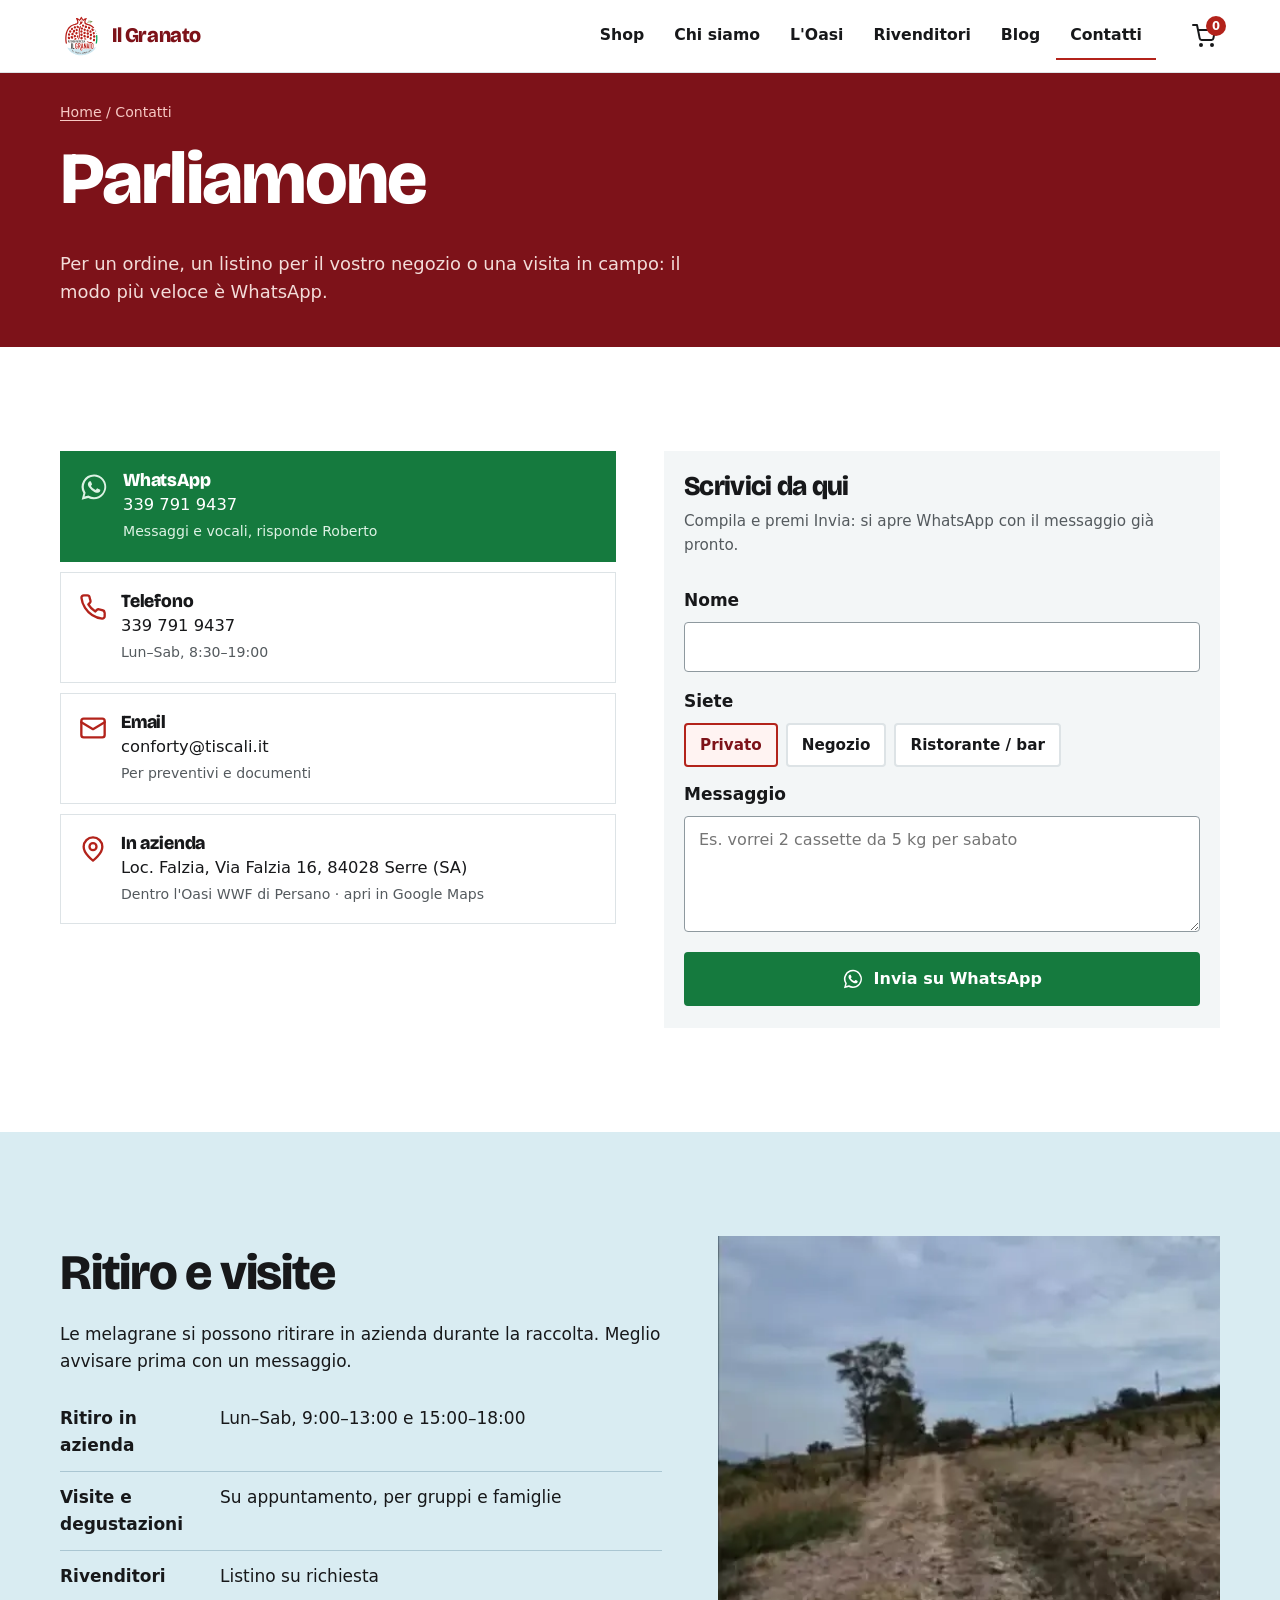
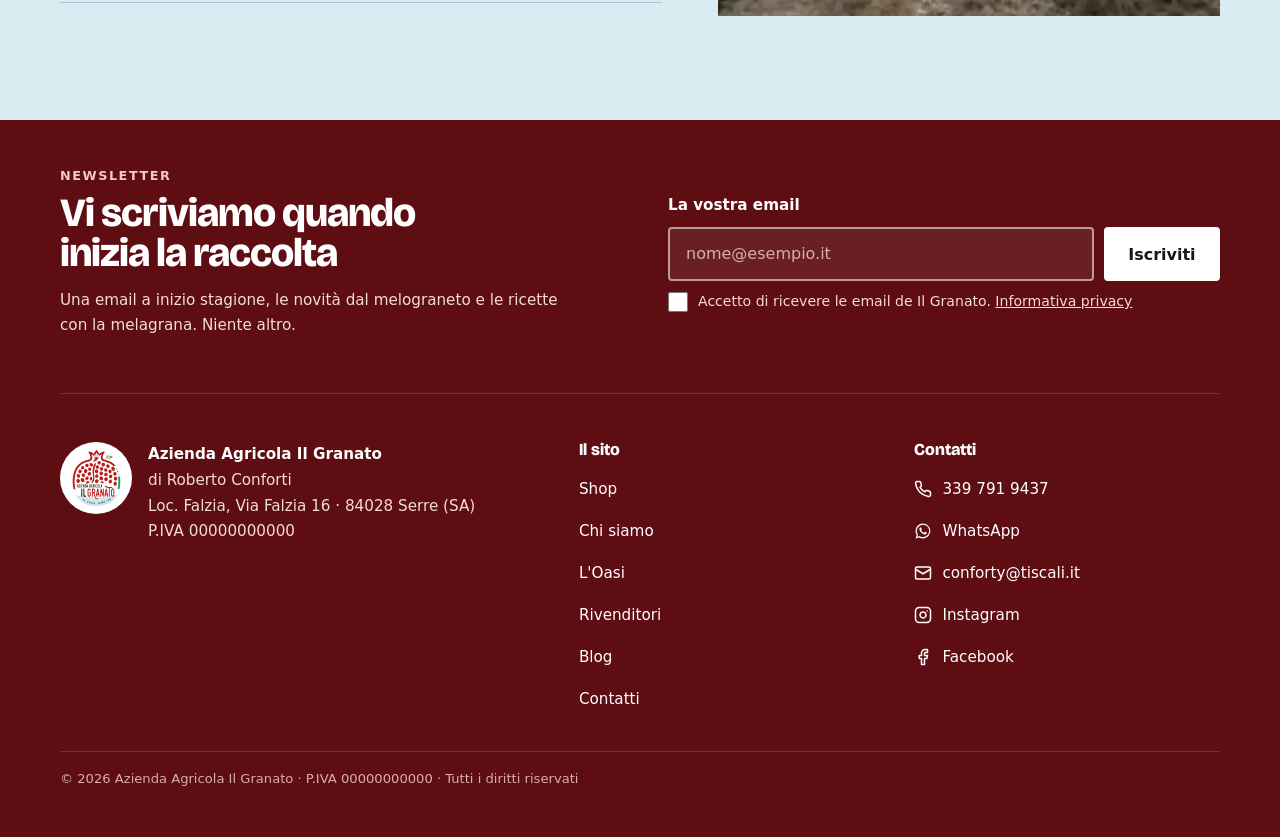
<file: contatti.html>
<!doctype html>
<html lang="it">
<head>
  <meta charset="utf-8">
  <meta name="viewport" content="width=device-width, initial-scale=1">
  <title>Contatti · Il Granato, Serre (SA)</title>
  <meta name="description" content="Scrivi o chiama l&#x27;Azienda Agricola Il Granato: WhatsApp e telefono 339 791 9437, email, indirizzo in località Falzia, Serre (SA), nell&#x27;Oasi WWF di Persano.">
  <!-- BOZZA: rimuovere noindex alla messa online -->
  <meta name="robots" content="noindex, nofollow">
  <!-- Dominio definitivo da scegliere (il vecchio aziendaagricolailgranato.com è scaduto) -->
  <link rel="canonical" href="https://fraspin02.github.io/il-granato-bozza/contatti.html">
  <meta name="theme-color" content="#7D1219">
  <meta property="og:type" content="website">
  <meta property="og:locale" content="it_IT">
  <meta property="og:site_name" content="Azienda Agricola Il Granato">
  <meta property="og:title" content="Contatti · Il Granato, Serre (SA)">
  <meta property="og:description" content="Scrivi o chiama l&#x27;Azienda Agricola Il Granato: WhatsApp e telefono 339 791 9437, email, indirizzo in località Falzia, Serre (SA), nell&#x27;Oasi WWF di Persano.">
  <meta property="og:url" content="https://fraspin02.github.io/il-granato-bozza/contatti.html">
  <meta property="og:image" content="https://fraspin02.github.io/il-granato-bozza/img/og.jpg">
  <meta name="twitter:card" content="summary_large_image">
  <link rel="icon" href="img/logo.svg" type="image/svg+xml">
  
  <link rel="preload" href="fonts/bricolage-800.woff2" as="font" type="font/woff2" crossorigin>
  <style id="css">@font-face { font-family: "Bricolage"; src: url(fonts/bricolage-800.woff2) format("woff2"); font-weight: 800; font-display: swap; }:root {--granato: #7D1219;--granato-2: #5E0D13;--rosso: #C42A21;--rosso-2: #B3231B;--rosa: #F7C9C4;--sele: #D9ECF2;--sele-2: #1E5470;--bianco: #FFFFFF;--grigio-0: #F3F6F7;--linea: #DDE3E6;--ink: #17181A;--ink-2: #545A5E;--wa: #157A3E;--display: "Bricolage", "Arial Black", system-ui, sans-serif;--sans: system-ui, -apple-system, "Segoe UI", Roboto, "Helvetica Neue", Arial, sans-serif;}*, *::before, *::after { box-sizing: border-box; }html { -webkit-text-size-adjust: 100%; scroll-behavior: smooth; scroll-padding-top: 72px; }body { margin: 0; background: var(--bianco); color: var(--ink); font: 400 1.0625rem/1.6 var(--sans); }img { display: block; max-width: 100%; height: auto; }a { color: inherit; }svg { flex-shrink: 0; }h1, h2, h3 { font-family: var(--display); font-weight: 800; line-height: 1.02; letter-spacing: -.025em; margin: 0 0 .45em; text-wrap: balance; }h1 { font-size: clamp(2.5rem, 10.5vw, 4.6rem); }h2 { font-size: clamp(1.9rem, 7vw, 3.1rem); }h3 { font-size: 1.35rem; letter-spacing: -.015em; line-height: 1.1; }p { margin: 0 0 1em; }.wrap { width: min(100% - 32px, 1160px); margin-inline: auto; }.wrap--narrow { width: min(100% - 32px, 760px); }.sr { position: absolute; width: 1px; height: 1px; overflow: hidden; clip: rect(0 0 0 0); white-space: nowrap; }.skip { position: absolute; left: -999px; top: 8px; z-index: 60; background: var(--ink); color: #fff; padding: 8px 14px; }.skip:focus { left: 8px; }:focus-visible { outline: 3px solid var(--rosso); outline-offset: 3px; }.btn { display: inline-flex; align-items: center; justify-content: center; gap: .6em; min-height: 54px; padding: .85em 1.4em; border: 2px solid var(--rosso-2); border-radius: 4px; background: var(--rosso-2); color: #fff; font: 700 1rem/1.2 var(--sans); text-decoration: none; cursor: pointer; transition: background-color .2s, color .2s, border-color .2s, transform .15s; }.btn:hover { background: var(--granato); border-color: var(--granato); }.btn:active { transform: translateY(1px); }.btn--wa { background: var(--wa); border-color: var(--wa); }.btn--wa:hover { background: #0F5F30; border-color: #0F5F30; }.btn--light { background: #fff; border-color: #fff; color: var(--ink); }.btn--light:hover { background: var(--rosa); border-color: var(--rosa); color: var(--ink); }.btn--light .ico-wa { color: var(--wa); }.btn--light .ico-cart { color: var(--rosso-2); }.btn--line { background: transparent; border-color: rgb(255 255 255 / .7); color: #fff; }.btn--line:hover { background: #fff; color: var(--granato); border-color: #fff; }.btn--line-dark { background: transparent; border-color: var(--ink); color: var(--ink); margin-top: 28px; }.btn--line-dark:hover { background: var(--ink); color: #fff; border-color: var(--ink); }.btn--sm { min-height: 44px; padding: .55em .8em; font-size: .9rem; width: 100%; }.cta-row { display: flex; flex-wrap: wrap; gap: 12px; }.link { display: inline-flex; align-items: center; gap: .4em; font-weight: 700; color: var(--rosso-2); text-underline-offset: 4px; }.top { position: sticky; top: 0; z-index: 30; background: rgb(255 255 255 / .96); backdrop-filter: blur(8px); border-bottom: 1px solid var(--linea); }.top__in { display: grid; grid-template-columns: 48px 1fr 48px; align-items: center; min-height: 64px; }.burger { display: grid; place-items: center; width: 48px; height: 48px; margin-left: -10px; border: 0; background: none; color: var(--ink); cursor: pointer; border-radius: 4px; }.burger:hover { background: var(--grigio-0); }.brand { justify-self: center; display: flex; align-items: center; gap: 10px; text-decoration: none; }.brand span { font: 800 1.3rem/1 var(--display); letter-spacing: -.02em; color: var(--granato); }.nav { display: none; }.cart { justify-self: end; position: relative; display: grid; place-items: center; width: 48px; height: 48px; margin-right: -8px; color: var(--ink); border-radius: 4px; }.cart:hover { background: var(--grigio-0); }.cart__n { position: absolute; top: 4px; right: 2px; min-width: 20px; height: 20px; padding: 0 5px; border-radius: 10px; background: var(--rosso-2); color: #fff; font: 700 .72rem/20px var(--sans); text-align: center; }.cart.bump .cart__n { animation: bump .35s ease; }@keyframes bump { 50% { transform: scale(1.35); } }.drawer { position: fixed; inset: 0; width: 100vw; max-width: none; height: 100vh; height: 100dvh; max-height: none; margin: 0; padding: 0; border: 0; overflow-y: auto; overscroll-behavior: contain; background: var(--granato); color: #fff; }.drawer::backdrop { background: rgb(23 24 26 / .5); }.drawer[open] { animation: drawer-in .28s cubic-bezier(.2,.8,.2,1); }@keyframes drawer-in { from { opacity: 0; transform: translateX(-24px); } }.drawer__in { min-height: 100vh; min-height: 100dvh; display: flex; flex-direction: column; padding: 16px 20px calc(24px + env(safe-area-inset-bottom)); }.drawer__head { display: flex; align-items: center; justify-content: space-between; }.drawer__head img { background: #fff; border-radius: 50%; padding: 4px; }.drawer__x { display: grid; place-items: center; width: 52px; height: 52px; border: 2px solid rgb(255 255 255 / .35); border-radius: 50%; background: none; color: #fff; cursor: pointer; }.drawer__x:hover { background: rgb(255 255 255 / .12); }.drawer__in > nav { flex: 1; }.drawer__list { list-style: none; margin: 20px 0; padding: 0; }.drawer__list a { display: flex; align-items: baseline; gap: 14px; padding: 10px 0; border-bottom: 1px solid rgb(255 255 255 / .16); text-decoration: none; font: 800 clamp(1.7rem, 8.2vw, 2.8rem)/1.1 var(--display); letter-spacing: -.02em; }.drawer__list a:hover { color: var(--rosa); }.drawer__n { font: 600 .8rem/1 var(--sans); letter-spacing: .1em; color: var(--rosa); min-width: 22px; }.drawer__foot { display: grid; gap: 12px; padding-top: 18px; border-top: 1px solid rgb(255 255 255 / .16); font-size: 1rem; }.drawer__foot a, .drawer__foot p { display: flex; align-items: center; gap: 10px; margin: 0; color: #fff; }.drawer__foot a { font-weight: 700; text-decoration: none; min-height: 44px; }.drawer__foot p { color: #F3DCD9; }.drawer__foot svg { color: var(--rosa); }html.menu-aperto, html.menu-aperto body { overflow: hidden; }.hero { background: var(--granato); color: #fff; overflow: hidden; }.hero__in { display: grid; gap: 32px; padding: 32px 0 40px; }.chip { display: inline-flex; align-items: center; gap: 8px; margin-bottom: 20px; padding: 6px 12px; border: 1px solid rgb(255 255 255 / .35); border-radius: 4px; font-size: .88rem; font-weight: 600; color: var(--rosa); }.dot { width: 9px; height: 9px; border-radius: 50%; background: #FF6B5E; box-shadow: 0 0 0 4px rgb(255 107 94 / .25); }.hero h1 { color: #fff; }.hero .lead { color: #F3DCD9; font-size: 1.12rem; max-width: 34em; margin-bottom: 26px; }.hero__pic { position: relative; margin: 0 auto; width: min(78vw, 460px); }.hero__pic::before { content: ""; position: absolute; inset: -14px; border-radius: 50%; background: radial-gradient(circle, rgb(255 255 255 / .28) 0 3px, transparent 4px) 0 0 / 16px 16px;-webkit-mask: radial-gradient(circle, transparent 66%, #000 67%); mask: radial-gradient(circle, transparent 66%, #000 67%); }.hero__tondo { position: relative; width: 100%; aspect-ratio: 1; object-fit: cover; border-radius: 50%; }.hero__logo { position: absolute; right: -6px; bottom: 2%; width: 30%; background: #fff; border-radius: 50%; padding: 6px; box-shadow: 0 8px 24px rgb(0 0 0 / .25); }.ticker { list-style: none; margin: 0; padding: 14px 16px; display: grid; grid-template-columns: 1fr 1fr; gap: 10px 16px; background: var(--granato-2); color: #F3DCD9; font-size: .88rem; font-weight: 600; }.ticker li { display: flex; align-items: center; gap: 8px; }.ticker svg { color: var(--rosa); }.sec { padding: 64px 0; }.sec--sele { background: var(--sele); }.sec--grey { background: var(--grigio-0); }.sec__head { display: grid; grid-template-columns: auto 1fr; gap: 14px; align-items: start; margin-bottom: 30px; border-top: 3px solid var(--ink); padding-top: 14px; }.num { font: 800 1rem/1 var(--display); color: var(--rosso-2); margin: .45em 0 0; }.sec__lead { color: var(--ink-2); font-size: 1.08rem; max-width: 38em; margin: 0; }.kicker { font: 700 .82rem/1.3 var(--sans); letter-spacing: .12em; text-transform: uppercase; color: var(--rosso-2); margin-bottom: 8px; }.oasi { display: grid; gap: 26px; }.oasi__txt p { color: #2B3A40; }.stats { display: grid; grid-template-columns: repeat(3, 1fr); margin: 24px 0 0; border-top: 1px solid rgb(30 84 112 / .3); }.stats div { padding: 14px 8px 0 0; }.stats dt { font: 800 clamp(1.8rem, 8.5vw, 3rem)/1 var(--display); color: var(--granato); letter-spacing: -.03em; }.stats dd { margin: 6px 0 0; font-size: .86rem; color: var(--sele-2); line-height: 1.35; }.cartello { margin: 0; }.cartello img { width: 100%; }.cartello figcaption { margin-top: 8px; font-size: .86rem; color: var(--sele-2); }.quote { margin: 36px 0 0; display: grid; grid-template-columns: 92px 1fr; gap: 18px; align-items: center; }.quote img { width: 92px; height: 92px; object-fit: cover; object-position: top; border-radius: 50%; }.quote blockquote { margin: 0; }.quote p { font: 800 clamp(1.15rem, 4.6vw, 1.6rem)/1.25 var(--display); letter-spacing: -.015em; color: var(--granato); margin-bottom: .4em; }.quote footer { font-size: .9rem; color: var(--sele-2); font-weight: 600; }.b2b { background: var(--ink); color: #fff; padding: 24px 20px 28px; }.b2b .sec__head { border-top-color: var(--rosso); }.b2b .num, .b2b .kicker { color: #FF8A80; }.b2b h2 { color: #fff; }.b2b__body > p { color: #D5D9DB; }.ticks { list-style: none; padding: 0; margin: 0 0 26px; display: grid; gap: 12px; }.ticks li { display: flex; gap: 10px; align-items: flex-start; }.ticks svg { color: #FF8A80; margin-top: 3px; }.grid-shop { display: grid; gap: 14px; }.pcard { position: relative; background: #fff; border: 1px solid var(--linea); display: grid; grid-template-columns: 42% 1fr; }.pcard__img { position: relative; display: block; aspect-ratio: 1; overflow: hidden; background: #EFE9E3; }.pcard__img img { width: 100%; height: 100%; object-fit: cover; transition: transform .5s ease; }@media (max-width: 599px) { .pcard__img { aspect-ratio: auto; min-height: 100%; } .pcard__img img { position: absolute; inset: 0; } }.pcard:hover .pcard__img img { transform: scale(1.04); }.pcard__b { padding: 12px 14px; display: flex; flex-direction: column; gap: 4px; }.pcard h3 { font-size: 1.1rem; line-height: 1.12; margin: 2px 0 0; }.pcard h3 a { text-decoration: none; }.pcard h3 a::after { content: ""; position: absolute; inset: 0; }.pcard h3 a:hover { color: var(--rosso-2); }.fmt { font-size: .86rem; font-weight: 700; color: var(--ink-2); margin: 0; }.pdesc { display: none; font-size: .92rem; color: var(--ink-2); margin: 2px 0 0; }.price { font: 700 1.02rem/1.4 var(--sans); color: var(--granato); margin: 4px 0 10px; }.pcard .btn { position: relative; z-index: 1; margin-top: auto; }.tag { align-self: flex-start; font: 700 .68rem/1 var(--sans); letter-spacing: .08em; text-transform: uppercase; padding: 5px 7px; background: var(--sele); color: var(--sele-2); }.tag--new { background: #FBE3E1; color: var(--granato); }.assure { list-style: none; padding: 0; margin: 26px 0 6px; display: grid; gap: 10px; }.assure li { display: flex; align-items: center; gap: 10px; font-weight: 600; }.assure svg { color: var(--rosso-2); }.assure__note { font-size: .86rem; margin: 0; }.posts { display: grid; gap: 26px; }.post { display: grid; gap: 12px; align-content: start; }.post__img { display: block; aspect-ratio: 3 / 2; overflow: hidden; background: var(--grigio-0); }.post__img img { width: 100%; height: 100%; object-fit: cover; transition: transform .4s ease; }.post:hover .post__img img { transform: scale(1.04); }.post__meta { font-size: .84rem; color: var(--ink-2); margin: 0 0 6px; }.post__meta span { font-weight: 700; color: var(--rosso-2); text-transform: uppercase; letter-spacing: .08em; font-size: .76rem; }.post h3 { font-size: 1.3rem; margin-bottom: .35em; }.post h3 a { text-decoration: none; }.post h3 a:hover { color: var(--rosso-2); }.post p { color: var(--ink-2); font-size: .97rem; margin: 0; }@media (max-width: 599px) {.posts:not(.posts--all) .post { grid-template-columns: 112px 1fr; gap: 14px; }.posts:not(.posts--all) .post__img { width: 112px; height: 112px; aspect-ratio: auto; }.posts:not(.posts--all) .post h3 { font-size: 1.1rem; }.posts:not(.posts--all) .post p:last-child { display: none; }}.visit { background: var(--granato); color: #fff; padding: 48px 0; }.visit__in { display: grid; gap: 22px; }.visit h2 { color: #fff; }.visit p { color: #F3DCD9; margin: 0; }.pagehead { background: var(--granato); color: #fff; padding: 28px 0 40px; }.pagehead h1 { color: #fff; }.pagehead .lead { color: #F3DCD9; font-size: 1.12rem; max-width: 36em; margin: 0; }.crumbs { font-size: .88rem; color: var(--ink-2); margin-bottom: 18px; }.crumbs a { text-underline-offset: 3px; }.crumbs--light { color: var(--rosa); }.article__head { background: var(--granato); color: #fff; padding: 26px 0 36px; }.article__head h1 { color: #fff; font-size: clamp(2.1rem, 8.5vw, 3.6rem); margin: 0; }.post__meta--light { color: #F3DCD9; }.post__meta--light span { color: var(--rosa); }.article__img { width: 100%; aspect-ratio: 16 / 9; margin: 24px 0; object-fit: cover; }.prose { font-size: 1.1rem; line-height: 1.7; }.prose h2 { font-size: 1.6rem; margin: 1.4em 0 .4em; }.prose ol, .prose ul { padding-left: 1.2em; }.prose li { margin-bottom: .6em; }.article__src { font-size: .9rem; color: var(--ink-2); }.article__cta { margin: 32px 0 0; padding: 20px; border-left: 4px solid var(--rosso-2); background: var(--grigio-0); display: grid; gap: 14px; }.article__cta p { margin: 0; }.h-more { font-size: 1.8rem; border-top: 3px solid var(--ink); padding-top: 14px; }.contact { display: grid; gap: 32px; }.contact__cards { display: grid; gap: 10px; align-content: start; }.ccard { display: flex; gap: 14px; align-items: flex-start; padding: 18px; border: 1px solid var(--linea); text-decoration: none; transition: border-color .2s, background-color .2s; }.ccard:hover { border-color: var(--rosso-2); background: #FFF8F7; }.ccard svg { color: var(--rosso-2); margin-top: 2px; }.ccard span { display: grid; gap: 2px; font-size: 1.02rem; }.ccard b { font: 800 1.15rem/1.1 var(--display); letter-spacing: -.01em; }.ccard small { color: var(--ink-2); font-size: .88rem; }.ccard--wa { background: var(--wa); border-color: var(--wa); color: #fff; }.ccard--wa svg, .ccard--wa small { color: #DDF2E4; }.ccard--wa:hover { background: #0F5F30; border-color: #0F5F30; }.form { display: grid; gap: 8px; padding: 22px 20px; background: var(--grigio-0); align-content: start; }.form h2 { font-size: 1.7rem; margin: 0; }.form__hint { color: var(--ink-2); font-size: .95rem; }.form > label { font-weight: 700; margin-top: 6px; }.form input:not([type=radio]), .form textarea { width: 100%; min-height: 50px; padding: 12px 14px; border: 1.5px solid #8E999F; border-radius: 4px; font: 1rem/1.4 var(--sans); background: #fff; color: var(--ink); }.form input:focus, .form textarea:focus { outline: 3px solid var(--rosso); outline-offset: 1px; border-color: var(--ink); }.form .opts { margin: 8px 0 0; }.form .btn { margin-top: 12px; }.hours { display: grid; gap: 24px; align-items: center; }.hours img { width: 100%; }.about__txt p { color: var(--ink-2); font-size: 1.08rem; }.about__txt .link { margin-top: 6px; }.values { list-style: none; margin: 0; padding: 0; display: grid; gap: 28px; }.values li { border-top: 3px solid var(--rosso-2); padding-top: 16px; }.values svg { display: block; color: var(--rosso-2); margin-bottom: 10px; }.values h3 { margin-bottom: .35em; }.values p { color: var(--ink-2); margin: 0; }.specs__dl { margin: 0; }.specs__dl div { display: grid; grid-template-columns: 150px 1fr; gap: 10px; padding: 12px 0; border-bottom: 1px solid rgb(30 84 112 / .25); }.specs__dl dt { font-weight: 700; }.specs__dl dd { margin: 0; }.pdp { padding: 16px 0 64px; }.pdp__top { display: grid; gap: 24px; }.gallery { margin-inline: -16px; }.gallery { position: relative; }.gallery__main { width: 100%; aspect-ratio: 1; object-fit: cover; background: #EFE9E3; }.thumbs { display: grid; grid-template-columns: repeat(4, 1fr); gap: 8px; margin: 8px 16px 0; }.thumbs button { padding: 0; border: 2px solid transparent; overflow: hidden; background: none; cursor: pointer; aspect-ratio: 1; }.thumbs button[aria-pressed="true"] { border-color: var(--rosso-2); }.thumbs img { width: 100%; height: 100%; object-fit: cover; }.buy h1 { font-size: clamp(2.1rem, 8vw, 3rem); margin-top: 12px; }.buy__sub { color: var(--ink-2); font-size: 1.08rem; }.buy__price { font: 700 1.5rem/1.3 var(--sans); color: var(--granato); }.buy__price small { font-size: .9rem; font-weight: 500; color: var(--ink-2); }.opts { border: 0; padding: 0; margin: 0 0 18px; display: flex; flex-wrap: wrap; gap: 8px; }.opts legend { font-weight: 700; margin-bottom: 8px; padding: 0; }.opts input { position: absolute; opacity: 0; width: 1px; height: 1px; }.opts span { display: inline-flex; align-items: center; min-height: 48px; padding: 0 20px; border: 2px solid var(--linea); border-radius: 4px; background: #fff; font-weight: 700; cursor: pointer; }.opts input:checked + span { border-color: var(--rosso-2); color: var(--granato); background: #FFF3F2; }.opts input:focus-visible + span { outline: 3px solid var(--rosso); outline-offset: 2px; }.opts--sm span { min-height: 44px; padding: 0 14px; font-size: .95rem; }.qty { margin-bottom: 18px; }.qty label { display: block; font-weight: 700; margin-bottom: 8px; }.qty__ctl { display: inline-flex; border: 2px solid var(--linea); border-radius: 4px; overflow: hidden; }.qty__ctl button { width: 48px; height: 48px; border: 0; background: #fff; font-size: 1.4rem; cursor: pointer; color: var(--ink); }.qty__ctl button:hover { background: var(--grigio-0); }.qty__ctl input { width: 52px; border: 0; text-align: center; font: 700 1.05rem var(--sans); color: var(--ink); -moz-appearance: textfield; }.qty__ctl input::-webkit-inner-spin-button { -webkit-appearance: none; }.buy__bar { position: fixed; left: 0; right: 0; bottom: 0; z-index: 25; display: flex; align-items: center; gap: 12px; justify-content: space-between; padding: 10px 16px calc(10px + env(safe-area-inset-bottom)); background: #fff; border-top: 1px solid var(--linea); box-shadow: 0 -6px 20px rgb(23 24 26 / .08); }.buy__bar-price { margin: 0; font: 700 1rem/1.25 var(--sans); color: var(--granato); display: flex; flex-direction: column; }.buy__bar-price small { font-size: .8rem; font-weight: 500; color: var(--ink-2); }.buy__bar .btn { flex: 1; max-width: 250px; }.buy__assure { list-style: none; padding: 0; margin: 4px 0 18px; display: grid; gap: 10px; font-size: .95rem; }.buy__assure li { display: flex; align-items: center; gap: 10px; flex-wrap: wrap; }.buy__assure svg { color: var(--rosso-2); }.ask { display: flex; gap: 12px; align-items: center; padding: 14px 16px; background: #E7F3EA; color: #0F4A26; text-decoration: none; }.ask svg { color: var(--wa); }.ask:hover { background: #D8ECDE; }.pdp__body { display: grid; gap: 28px; margin-top: 44px; }.desc h2, .specs h2 { font-size: 1.45rem; margin: 1.2em 0 .4em; }.desc h2:first-child, .specs h2:first-child { margin-top: 0; }.desc p, .specs p { color: var(--ink-2); }.specs { background: var(--grigio-0); padding: 20px; }.specs dl { margin: 0; }.specs dl div { display: grid; grid-template-columns: 110px 1fr; gap: 10px; padding: 10px 0; border-bottom: 1px solid var(--linea); }.specs dt { font-weight: 700; }.specs dd { margin: 0; color: var(--ink-2); }.related { margin-top: 56px; }.related h2 { font-size: 1.8rem; border-top: 3px solid var(--ink); padding-top: 14px; }.has-bar .foot { padding-bottom: 110px; }.has-bar .toast { bottom: 96px; }.news { display: grid; gap: 20px; padding: 0 0 40px; margin-bottom: 40px; border-bottom: 1px solid rgb(255 255 255 / .15); }.news__k { font: 700 .8rem/1.3 var(--sans); letter-spacing: .12em; text-transform: uppercase; color: var(--rosa); margin-bottom: 8px; }.news h2 { color: #fff; font-size: clamp(1.7rem, 6.5vw, 2.5rem); margin-bottom: .35em; }.news__txt p:last-child { margin: 0; color: #F3DCD9; max-width: 34em; }.news__form { display: grid; gap: 10px; align-content: start; }.news__form > label:first-child { font-weight: 700; color: #fff; }.news__row { display: grid; gap: 10px; }.news__row input { width: 100%; min-height: 54px; padding: 12px 16px; border: 2px solid rgb(255 255 255 / .55); border-radius: 4px; background: rgb(255 255 255 / .08); color: #fff; font: 1rem/1.4 var(--sans); }.news__row input::placeholder { color: #D6AFAA; }.news__row input:focus { outline: 3px solid var(--rosa); outline-offset: 1px; border-color: #fff; }.news__ok { display: flex; gap: 10px; align-items: flex-start; font-size: .88rem; color: #F3DCD9; line-height: 1.45; }.news__ok input { width: 20px; height: 20px; margin: 1px 0 0; accent-color: var(--rosa); flex-shrink: 0; }.foot { background: var(--granato-2); color: #F3DCD9; padding: 48px 0 110px; font-size: .95rem; }.foot__grid { display: grid; gap: 30px; }.foot__brand { display: flex; gap: 16px; align-items: flex-start; }.foot__brand img { background: #fff; border-radius: 50%; padding: 5px; width: 72px; height: 72px; }.foot__brand b { color: #fff; }.foot__brand p { margin: 0; line-height: 1.7; }.foot__col { display: grid; gap: 2px; align-content: start; }.foot__t { font: 800 1.05rem/1 var(--display); color: #fff; margin: 0 0 8px; }.foot__col a { display: inline-flex; align-items: center; gap: 10px; min-height: 40px; text-decoration: none; color: #fff; }.foot__col a:hover { color: var(--rosa); }.foot__note { font-size: .82rem; color: #D6AFAA; margin: 32px 0 0; padding-top: 16px; border-top: 1px solid rgb(255 255 255 / .15); }.toast { position: fixed; left: 50%; bottom: 88px; transform: translateX(-50%); z-index: 40; background: var(--ink); color: #fff; padding: 12px 18px; font-weight: 600; font-size: .95rem; max-width: calc(100vw - 32px); }@media (min-width: 600px) {.values { grid-template-columns: 1fr 1fr; }.grid-shop { grid-template-columns: repeat(3, 1fr); gap: 14px; }.pcard { grid-template-columns: 1fr; }.pdesc { display: block; }.posts { grid-template-columns: repeat(3, 1fr); }.posts--all { grid-template-columns: repeat(2, 1fr); gap: 36px 24px; }.quote { grid-template-columns: 130px 1fr; }.quote img { width: 130px; height: 130px; }.b2b { padding: 36px; }}@media (min-width: 960px) {.top__in { grid-template-columns: auto 1fr auto; gap: 24px; min-height: 72px; }.burger { display: none; }.brand { justify-self: start; }.nav { display: flex; gap: 2px; justify-self: end; }.nav a { padding: 10px 14px; text-decoration: none; font-weight: 600; font-size: .98rem; border-bottom: 2px solid transparent; }.nav a:hover, .nav a[aria-current] { border-bottom-color: var(--rosso-2); }.hero__in { grid-template-columns: 1.15fr 1fr; align-items: center; gap: 56px; padding: 64px 0 72px; }.hero__pic { width: 460px; margin-right: 0; }.ticker { display: flex; justify-content: center; gap: 48px; font-size: .95rem; }.sec { padding: 104px 0; }.sec__head { grid-template-columns: 90px 1fr; margin-bottom: 44px; }.num { font-size: 1.3rem; }.oasi { grid-template-columns: 1fr 1.1fr; gap: 56px; align-items: start; }.quote { max-width: 860px; margin-top: 56px; }.b2b { display: grid; grid-template-columns: 1fr 1fr; gap: 56px; padding: 56px; }.b2b .sec__head { margin: 0; grid-template-columns: 60px 1fr; }.grid-shop { gap: 24px; }.posts--all { grid-template-columns: repeat(3, 1fr); }.pcard__b { padding: 18px 20px 20px; }.pcard h3 { font-size: 1.35rem; }.visit__in { grid-template-columns: 1.3fr 1fr; align-items: center; }.visit .cta-row { justify-content: flex-end; }.contact { grid-template-columns: 1fr 1fr; gap: 48px; }.hours { grid-template-columns: 1.2fr 1fr; gap: 56px; }.values { grid-template-columns: repeat(4, 1fr); gap: 32px; }.pdp { padding-top: 28px; }.pdp__top { grid-template-columns: 540px 1fr; gap: 56px; align-items: start; }.gallery { margin: 0; }.thumbs { margin: 8px 0 0; }.buy { position: sticky; top: 96px; }.buy__bar { position: static; padding: 0; background: none; border: 0; box-shadow: none; margin-bottom: 18px; }.buy__bar-price { display: none; }.buy__bar .btn { max-width: none; }.has-bar .foot { padding-bottom: 48px; }.has-bar .toast { bottom: 24px; }.pdp__body { grid-template-columns: 1.4fr 1fr; gap: 56px; align-items: start; }.foot { padding-bottom: 48px; }.foot__grid { grid-template-columns: 1.6fr 1fr 1fr; }.news { grid-template-columns: 1fr 1fr; gap: 56px; align-items: center; padding-bottom: 56px; margin-bottom: 48px; }.news__row { grid-template-columns: 1fr auto; }}@media (prefers-reduced-motion: reduce) {html { scroll-behavior: auto; }*, *::before, *::after { transition: none !important; animation: none !important; }}</style>
  <script type="application/ld+json">{
 "@context": "https://schema.org",
 "@type": "ContactPage",
 "url": "https://fraspin02.github.io/il-granato-bozza/contatti.html",
 "about": {
  "@id": "https://fraspin02.github.io/il-granato-bozza/#azienda"
 }
}</script>
</head><body>
<svg width="0" height="0" style="position:absolute" aria-hidden="true">
  <symbol id="i-wa" viewBox="0 0 24 24"><path fill="currentColor" d="M12.04 2a9.9 9.9 0 0 0-8.5 15l-1.4 5.1 5.24-1.37A9.9 9.9 0 1 0 12.04 2Zm0 18.1a8.2 8.2 0 0 1-4.18-1.15l-.3-.18-3.1.82.83-3.03-.2-.31a8.22 8.22 0 1 1 6.95 3.85Zm4.5-6.15c-.25-.12-1.46-.72-1.69-.8-.23-.09-.39-.13-.55.12-.17.25-.64.8-.78.96-.15.17-.29.19-.54.06a6.7 6.7 0 0 1-3.32-2.9c-.25-.43.25-.4.72-1.33.08-.16.04-.3-.02-.43l-.74-1.8c-.2-.47-.4-.4-.55-.41h-.47a.9.9 0 0 0-.65.3 2.74 2.74 0 0 0-.86 2.04 4.77 4.77 0 0 0 1 2.53 10.9 10.9 0 0 0 4.18 3.7c1.55.67 2.16.73 2.94.61.47-.07 1.46-.6 1.66-1.17.2-.58.2-1.07.15-1.17-.06-.1-.22-.17-.47-.29Z"/></symbol>
  <symbol id="i-phone" viewBox="0 0 24 24"><path fill="none" stroke="currentColor" stroke-width="2" stroke-linecap="round" stroke-linejoin="round" d="M22 16.9v3a2 2 0 0 1-2.2 2 19.8 19.8 0 0 1-8.6-3.1 19.5 19.5 0 0 1-6-6A19.8 19.8 0 0 1 2.1 4.2 2 2 0 0 1 4.1 2h3a2 2 0 0 1 2 1.7c.1.9.4 1.8.7 2.7a2 2 0 0 1-.5 2.1L8 9.8a16 16 0 0 0 6 6l1.3-1.3a2 2 0 0 1 2.1-.4c.9.3 1.8.6 2.7.7a2 2 0 0 1 1.7 2Z"/></symbol>
  <symbol id="i-cart" viewBox="0 0 24 24"><g fill="none" stroke="currentColor" stroke-width="2" stroke-linecap="round" stroke-linejoin="round"><circle cx="9" cy="21" r="1"/><circle cx="20" cy="21" r="1"/><path d="M1 1h4l2.7 13.4a2 2 0 0 0 2 1.6h9.7a2 2 0 0 0 2-1.6L23 6H6"/></g></symbol>
  <symbol id="i-leaf" viewBox="0 0 24 24"><g fill="none" stroke="currentColor" stroke-width="2" stroke-linecap="round" stroke-linejoin="round"><path d="M11 20A7 7 0 0 1 9.8 6.1C15.5 5 17 4.5 19 2c1 2 2 4.2 2 8 0 5.5-4.8 10-10 10Z"/><path d="M2 21c0-3 1.9-5.4 5.1-6"/></g></symbol>
  <symbol id="i-pin" viewBox="0 0 24 24"><g fill="none" stroke="currentColor" stroke-width="2" stroke-linecap="round" stroke-linejoin="round"><path d="M20 10c0 6-8 12-8 12s-8-6-8-12a8 8 0 0 1 16 0Z"/><circle cx="12" cy="10" r="3"/></g></symbol>
  <symbol id="i-truck" viewBox="0 0 24 24"><g fill="none" stroke="currentColor" stroke-width="2" stroke-linecap="round" stroke-linejoin="round"><path d="M14 18V6a2 2 0 0 0-2-2H4a2 2 0 0 0-2 2v11a1 1 0 0 0 1 1h2"/><path d="M15 18H9"/><path d="M19 18h2a1 1 0 0 0 1-1v-3.6a1 1 0 0 0-.2-.6l-3.5-4.4A1 1 0 0 0 17.5 8H14"/><circle cx="17" cy="18" r="2"/><circle cx="7" cy="18" r="2"/></g></symbol>
  <symbol id="i-lock" viewBox="0 0 24 24"><g fill="none" stroke="currentColor" stroke-width="2" stroke-linecap="round" stroke-linejoin="round"><rect x="3" y="11" width="18" height="11" rx="2"/><path d="M7 11V7a5 5 0 0 1 10 0v4"/></g></symbol>
  <symbol id="i-sprout" viewBox="0 0 24 24"><g fill="none" stroke="currentColor" stroke-width="2" stroke-linecap="round" stroke-linejoin="round"><path d="M7 20h10"/><path d="M10 20c5.5-2.5.8-6.4 3-10"/><path d="M9.5 9.4c1.1.8 1.8 2.2 2.3 3.7-2 .4-3.5.4-4.8-.3-1.2-.6-2.3-1.9-3-4.2 2.8-.5 4.4 0 5.5.8Z"/><path d="M14.1 6a7 7 0 0 0-1.1 4c1.9-.1 3.3-.6 4.3-1.4 1-1 1.6-2.3 1.7-4.6-2.7.1-4 1-4.9 2Z"/></g></symbol>
  <symbol id="i-check" viewBox="0 0 24 24"><path fill="none" stroke="currentColor" stroke-width="2.4" stroke-linecap="round" stroke-linejoin="round" d="M20 6 9 17l-5-5"/></symbol>
  <symbol id="i-arrow" viewBox="0 0 24 24"><path fill="none" stroke="currentColor" stroke-width="2" stroke-linecap="round" stroke-linejoin="round" d="M5 12h14M12 5l7 7-7 7"/></symbol>
  <symbol id="i-ig" viewBox="0 0 24 24"><g fill="none" stroke="currentColor" stroke-width="2" stroke-linecap="round" stroke-linejoin="round"><rect x="2" y="2" width="20" height="20" rx="5"/><path d="M16 11.4A4 4 0 1 1 12.6 8 4 4 0 0 1 16 11.4Z"/><path d="M17.5 6.5h.01"/></g></symbol>
  <symbol id="i-fb" viewBox="0 0 24 24"><path fill="none" stroke="currentColor" stroke-width="2" stroke-linecap="round" stroke-linejoin="round" d="M18 2h-3a5 5 0 0 0-5 5v3H7v4h3v8h4v-8h3l1-4h-4V7a1 1 0 0 1 1-1h3Z"/></symbol>
  <symbol id="i-clock" viewBox="0 0 24 24"><g fill="none" stroke="currentColor" stroke-width="2" stroke-linecap="round" stroke-linejoin="round"><circle cx="12" cy="12" r="10"/><path d="M12 6v6l4 2"/></g></symbol>
  <symbol id="i-menu" viewBox="0 0 24 24"><path fill="none" stroke="currentColor" stroke-width="2" stroke-linecap="round" d="M4 7h16M4 12h16M4 17h16"/></symbol>
  <symbol id="i-close" viewBox="0 0 24 24"><path fill="none" stroke="currentColor" stroke-width="2" stroke-linecap="round" d="M6 6l12 12M18 6 6 18"/></symbol>
  <symbol id="i-mail" viewBox="0 0 24 24"><g fill="none" stroke="currentColor" stroke-width="2" stroke-linecap="round" stroke-linejoin="round"><rect x="2" y="4" width="20" height="16" rx="2"/><path d="m22 7-10 6L2 7"/></g></symbol>
</svg>
<a class="skip" href="#contenuto">Vai al contenuto</a>
<header class="top">
  <div class="wrap top__in">
    <button class="burger" type="button" aria-label="Apri il menu" aria-haspopup="dialog" aria-controls="menu" aria-expanded="false" data-menu-open>
      <svg width="26" height="26" aria-hidden="true"><use href="#i-menu"/></svg>
    </button>
    <a class="brand" href="./">
      <img src="img/logo.svg" width="42" height="42" alt="">
      <span>Il Granato</span>
    </a>
    <nav class="nav" aria-label="Sezioni"><a href="./#shop">Shop</a><a href="chi-siamo.html">Chi siamo</a><a href="./#oasi">L'Oasi</a><a href="./#rivenditori">Rivenditori</a><a href="blog.html">Blog</a><a href="contatti.html" aria-current="page">Contatti</a></nav>
    <a class="cart" href="./#shop">
      <svg width="24" height="24" aria-hidden="true"><use href="#i-cart"/></svg>
      <span class="sr">Carrello: </span><span class="cart__n" data-cart-count>0</span><span class="sr"> prodotti</span>
    </a>
  </div>
</header>
<dialog class="drawer" id="menu" aria-label="Menu">
  <div class="drawer__in">
    <div class="drawer__head">
      <img src="img/logo.svg" width="64" height="64" alt="Azienda Agricola Il Granato">
      <button class="drawer__x" type="button" data-menu-close aria-label="Chiudi il menu">
        <svg width="28" height="28" aria-hidden="true"><use href="#i-close"/></svg>
      </button>
    </div>
    <nav aria-label="Menu principale"><ol class="drawer__list"><li><a href="./" data-menu-close><span class="drawer__n">01</span>Home</a></li><li><a href="./#shop" data-menu-close><span class="drawer__n">02</span>Shop</a></li><li><a href="chi-siamo.html" data-menu-close><span class="drawer__n">03</span>Chi siamo</a></li><li><a href="./#oasi" data-menu-close><span class="drawer__n">04</span>L'Oasi</a></li><li><a href="./#rivenditori" data-menu-close><span class="drawer__n">05</span>Rivenditori</a></li><li><a href="blog.html" data-menu-close><span class="drawer__n">06</span>Blog</a></li><li><a href="contatti.html" data-menu-close><span class="drawer__n">07</span>Contatti</a></li></ol></nav>
    <div class="drawer__foot">
      <a href="tel:+393397919437"><svg width="20" height="20" aria-hidden="true"><use href="#i-phone"/></svg>339 791 9437</a>
      <p><svg width="20" height="20" aria-hidden="true"><use href="#i-pin"/></svg>Loc. Falzia, Via Falzia 16 · 84028 Serre (SA)</p>
    </div>
  </div>
</dialog>
<main id="contenuto">
  <section class="pagehead">
    <div class="wrap">
      <nav class="crumbs crumbs--light" aria-label="Percorso"><a href="./">Home</a> <span aria-hidden="true">/</span> <span aria-current="page">Contatti</span></nav>
      <h1>Parliamone</h1>
      <p class="lead">Per un ordine, un listino per il vostro negozio o una visita in campo: il modo più veloce è WhatsApp.</p>
    </div>
  </section>

  <section class="sec">
    <div class="wrap contact">
      <div class="contact__cards">
        <a class="ccard ccard--wa" href="https://wa.me/393397919437?text=Buongiorno%2C%20vorrei%20informazioni%20sulle%20vostre%20melagrane." target="_blank" rel="noopener">
          <svg width="30" height="30" aria-hidden="true"><use href="#i-wa"/></svg>
          <span><b>WhatsApp</b>339 791 9437<small>Messaggi e vocali, risponde Roberto</small></span>
        </a>
        <a class="ccard" href="tel:+393397919437">
          <svg width="28" height="28" aria-hidden="true"><use href="#i-phone"/></svg>
          <span><b>Telefono</b>339 791 9437<small>Lun–Sab, 8:30–19:00</small></span>
        </a>
        <a class="ccard" href="mailto:conforty@tiscali.it">
          <svg width="28" height="28" aria-hidden="true"><use href="#i-mail"/></svg>
          <span><b>Email</b>conforty@tiscali.it<small>Per preventivi e documenti</small></span>
        </a>
        <a class="ccard" href="https://www.google.com/maps/search/?api=1&amp;query=Via%20Falzia%2016%2C%2084028%20Serre%20SA" target="_blank" rel="noopener">
          <svg width="28" height="28" aria-hidden="true"><use href="#i-pin"/></svg>
          <span><b>In azienda</b>Loc. Falzia, Via Falzia 16, 84028 Serre (SA)<small>Dentro l'Oasi WWF di Persano · apri in Google Maps</small></span>
        </a>
      </div>

      <form class="form" data-wa-form>
        <h2>Scrivici da qui</h2>
        <p class="form__hint">Compila e premi Invia: si apre WhatsApp con il messaggio già pronto.</p>
        <label for="f-nome">Nome</label>
        <input id="f-nome" name="nome" autocomplete="name" required>
        <fieldset class="opts opts--sm">
          <legend>Siete</legend>
          <label><input type="radio" name="chi" value="un privato" checked><span>Privato</span></label>
          <label><input type="radio" name="chi" value="un negozio o fruttivendolo"><span>Negozio</span></label>
          <label><input type="radio" name="chi" value="un ristorante o bar"><span>Ristorante / bar</span></label>
        </fieldset>
        <label for="f-msg">Messaggio</label>
        <textarea id="f-msg" name="messaggio" rows="4" required placeholder="Es. vorrei 2 cassette da 5 kg per sabato"></textarea>
        <button class="btn btn--wa" type="submit"><svg width="22" height="22" aria-hidden="true"><use href="#i-wa"/></svg>Invia su WhatsApp</button>
      </form>
    </div>
  </section>

  <section class="sec sec--sele">
    <div class="wrap hours">
      <div>
        <h2>Ritiro e visite</h2>
        <p>Le melagrane si possono ritirare in azienda durante la raccolta. Meglio avvisare prima con un messaggio.</p>
        <dl class="specs__dl">
          <div><dt>Ritiro in azienda</dt><dd>Lun–Sab, 9:00–13:00 e 15:00–18:00</dd></div>
          <div><dt>Visite e degustazioni</dt><dd>Su appuntamento, per gruppi e famiglie</dd></div>
          <div><dt>Rivenditori</dt><dd>Listino su richiesta</dd></div>
        </dl>
      </div>
      <img src="img/sentiero-475.webp" width="475" height="360" loading="lazy" decoding="async" alt="Il viale tra i melograni in località Falzia">
    </div>
  </section>
</main>

<footer class="foot">
  <div class="wrap">
    <section class="news" aria-labelledby="news-t">
      <div class="news__txt">
        <p class="news__k">Newsletter</p>
        <h2 id="news-t">Vi scriviamo quando inizia la raccolta</h2>
        <p>Una email a inizio stagione, le novità dal melograneto e le ricette con la melagrana. Niente altro.</p>
      </div>
      <form class="news__form" data-news>
        <label for="news-email">La vostra email</label>
        <div class="news__row">
          <input id="news-email" name="email" type="email" autocomplete="email" inputmode="email" placeholder="nome@esempio.it" required>
          <button class="btn btn--light" type="submit">Iscriviti</button>
        </div>
        <label class="news__ok"><input type="checkbox" name="privacy" required><span>Accetto di ricevere le email de Il Granato. <a href="#">Informativa privacy</a></span></label>
      </form>
    </section>
    <div class="foot__grid">
      <div class="foot__brand">
        <img src="img/logo.svg" width="88" height="88" alt="" loading="lazy">
        <p><b>Azienda Agricola Il Granato</b><br>di Roberto Conforti<br>Loc. Falzia, Via Falzia 16 · 84028 Serre (SA)<br>P.IVA 00000000000</p>
      </div>
      <nav class="foot__col" aria-label="Pagine">
        <p class="foot__t">Il sito</p>
        <a href="./#shop">Shop</a><a href="chi-siamo.html">Chi siamo</a><a href="./#oasi">L'Oasi</a><a href="./#rivenditori">Rivenditori</a><a href="blog.html">Blog</a><a href="contatti.html">Contatti</a>
      </nav>
      <div class="foot__col">
        <p class="foot__t">Contatti</p>
        <a href="tel:+393397919437"><svg width="18" height="18" aria-hidden="true"><use href="#i-phone"/></svg>339 791 9437</a>
        <a href="https://wa.me/393397919437" target="_blank" rel="noopener"><svg width="18" height="18" aria-hidden="true"><use href="#i-wa"/></svg>WhatsApp</a>
        <a href="mailto:conforty@tiscali.it"><svg width="18" height="18" aria-hidden="true"><use href="#i-mail"/></svg>conforty@tiscali.it</a>
        <a href="https://www.instagram.com/aziendaagricolailgranato/" target="_blank" rel="noopener"><svg width="18" height="18" aria-hidden="true"><use href="#i-ig"/></svg>Instagram</a>
        <a href="https://www.facebook.com/AziendaAgricolaILGranato/" target="_blank" rel="noopener"><svg width="18" height="18" aria-hidden="true"><use href="#i-fb"/></svg>Facebook</a>
      </div>
    </div>
    <p class="foot__note">© 2026 Azienda Agricola Il Granato · P.IVA 00000000000 · Tutti i diritti riservati</p>
  </div>
</footer>

<div class="toast" role="status" aria-live="polite" hidden></div>
<script src="shop.js?v=6d8041b0" defer></script>
</body>
</html>
</file>
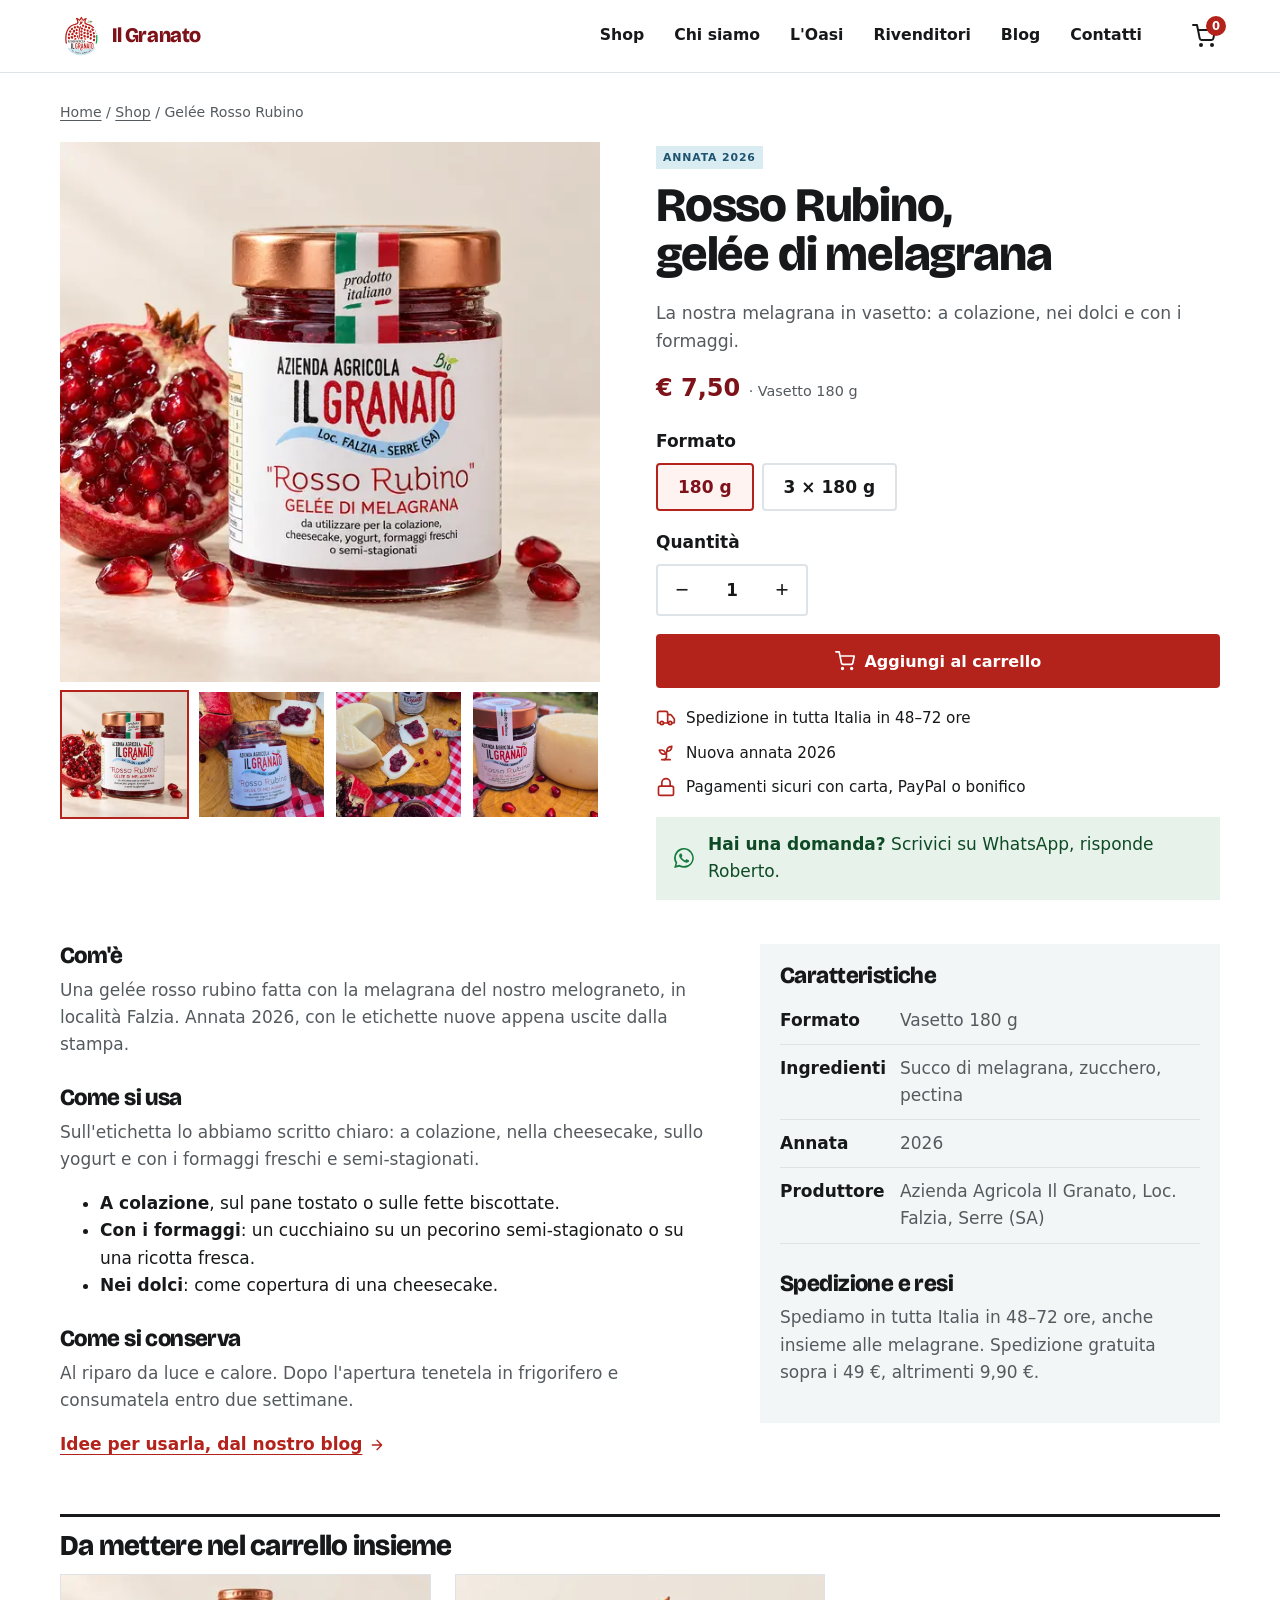
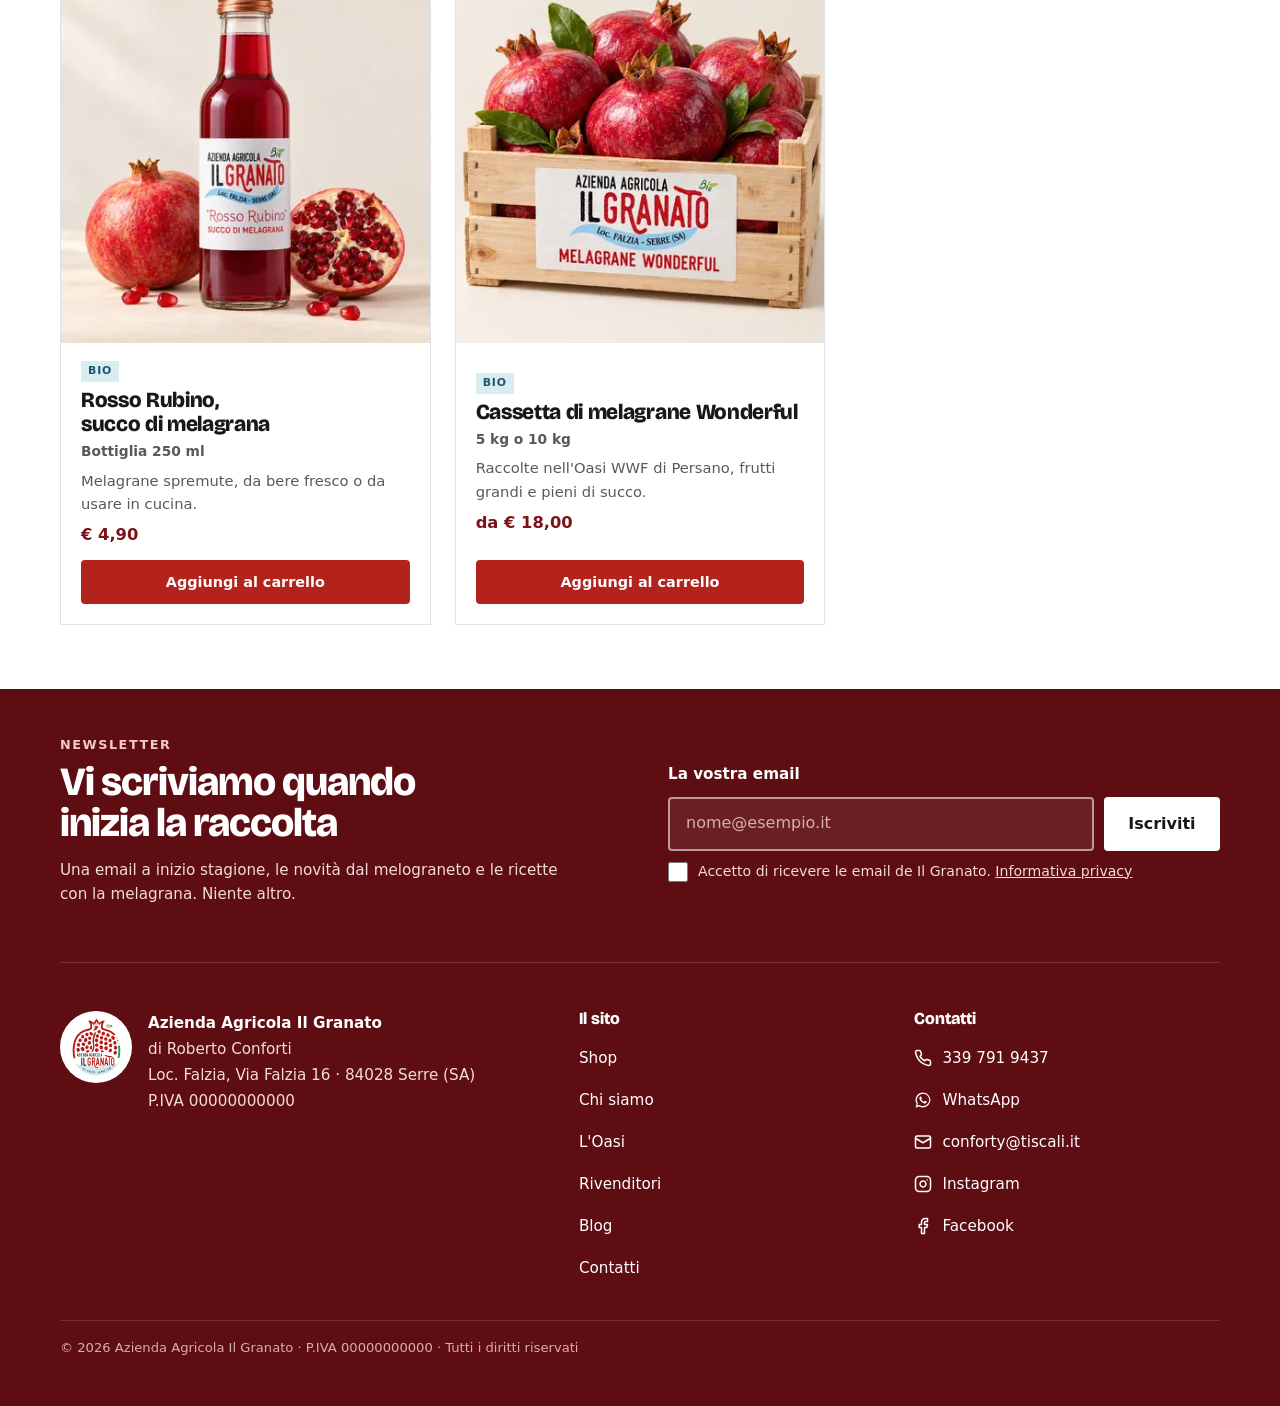
<file: gelee-rosso-rubino.html>
<!doctype html>
<html lang="it">
<head>
  <meta charset="utf-8">
  <meta name="viewport" content="width=device-width, initial-scale=1">
  <title>Rosso Rubino, gelée di melagrana 180 g · Il Granato</title>
  <meta name="description" content="Gelée di melagrana Rosso Rubino in vasetto da 180 g, dall&#x27;Azienda Agricola Il Granato nell&#x27;Oasi WWF di Persano. Per colazione, cheesecake, yogurt e formaggi.">
  <!-- BOZZA: rimuovere noindex alla messa online -->
  <meta name="robots" content="noindex, nofollow">
  <!-- Dominio definitivo da scegliere (il vecchio aziendaagricolailgranato.com è scaduto) -->
  <link rel="canonical" href="https://fraspin02.github.io/il-granato-bozza/gelee-rosso-rubino.html">
  <meta name="theme-color" content="#7D1219">
  <meta property="og:type" content="product">
  <meta property="og:locale" content="it_IT">
  <meta property="og:site_name" content="Azienda Agricola Il Granato">
  <meta property="og:title" content="Rosso Rubino, gelée di melagrana 180 g · Il Granato">
  <meta property="og:description" content="Gelée di melagrana Rosso Rubino in vasetto da 180 g, dall&#x27;Azienda Agricola Il Granato nell&#x27;Oasi WWF di Persano. Per colazione, cheesecake, yogurt e formaggi.">
  <meta property="og:url" content="https://fraspin02.github.io/il-granato-bozza/gelee-rosso-rubino.html">
  <meta property="og:image" content="https://fraspin02.github.io/il-granato-bozza/img/packshot-gelee-900.webp">
  <meta name="twitter:card" content="summary_large_image">
  <link rel="icon" href="img/logo.svg" type="image/svg+xml">
  <link rel="preload" as="image" type="image/webp" fetchpriority="high" imagesrcset="img/packshot-gelee-600.webp 600w, img/packshot-gelee-900.webp 900w" imagesizes="(min-width: 960px) 540px, 100vw">
  <link rel="preload" href="fonts/bricolage-800.woff2" as="font" type="font/woff2" crossorigin>
  <style id="css">@font-face { font-family: "Bricolage"; src: url(fonts/bricolage-800.woff2) format("woff2"); font-weight: 800; font-display: swap; }:root {--granato: #7D1219;--granato-2: #5E0D13;--rosso: #C42A21;--rosso-2: #B3231B;--rosa: #F7C9C4;--sele: #D9ECF2;--sele-2: #1E5470;--bianco: #FFFFFF;--grigio-0: #F3F6F7;--linea: #DDE3E6;--ink: #17181A;--ink-2: #545A5E;--wa: #157A3E;--display: "Bricolage", "Arial Black", system-ui, sans-serif;--sans: system-ui, -apple-system, "Segoe UI", Roboto, "Helvetica Neue", Arial, sans-serif;}*, *::before, *::after { box-sizing: border-box; }html { -webkit-text-size-adjust: 100%; scroll-behavior: smooth; scroll-padding-top: 72px; }body { margin: 0; background: var(--bianco); color: var(--ink); font: 400 1.0625rem/1.6 var(--sans); }img { display: block; max-width: 100%; height: auto; }a { color: inherit; }svg { flex-shrink: 0; }h1, h2, h3 { font-family: var(--display); font-weight: 800; line-height: 1.02; letter-spacing: -.025em; margin: 0 0 .45em; text-wrap: balance; }h1 { font-size: clamp(2.5rem, 10.5vw, 4.6rem); }h2 { font-size: clamp(1.9rem, 7vw, 3.1rem); }h3 { font-size: 1.35rem; letter-spacing: -.015em; line-height: 1.1; }p { margin: 0 0 1em; }.wrap { width: min(100% - 32px, 1160px); margin-inline: auto; }.wrap--narrow { width: min(100% - 32px, 760px); }.sr { position: absolute; width: 1px; height: 1px; overflow: hidden; clip: rect(0 0 0 0); white-space: nowrap; }.skip { position: absolute; left: -999px; top: 8px; z-index: 60; background: var(--ink); color: #fff; padding: 8px 14px; }.skip:focus { left: 8px; }:focus-visible { outline: 3px solid var(--rosso); outline-offset: 3px; }.btn { display: inline-flex; align-items: center; justify-content: center; gap: .6em; min-height: 54px; padding: .85em 1.4em; border: 2px solid var(--rosso-2); border-radius: 4px; background: var(--rosso-2); color: #fff; font: 700 1rem/1.2 var(--sans); text-decoration: none; cursor: pointer; transition: background-color .2s, color .2s, border-color .2s, transform .15s; }.btn:hover { background: var(--granato); border-color: var(--granato); }.btn:active { transform: translateY(1px); }.btn--wa { background: var(--wa); border-color: var(--wa); }.btn--wa:hover { background: #0F5F30; border-color: #0F5F30; }.btn--light { background: #fff; border-color: #fff; color: var(--ink); }.btn--light:hover { background: var(--rosa); border-color: var(--rosa); color: var(--ink); }.btn--light .ico-wa { color: var(--wa); }.btn--light .ico-cart { color: var(--rosso-2); }.btn--line { background: transparent; border-color: rgb(255 255 255 / .7); color: #fff; }.btn--line:hover { background: #fff; color: var(--granato); border-color: #fff; }.btn--line-dark { background: transparent; border-color: var(--ink); color: var(--ink); margin-top: 28px; }.btn--line-dark:hover { background: var(--ink); color: #fff; border-color: var(--ink); }.btn--sm { min-height: 44px; padding: .55em .8em; font-size: .9rem; width: 100%; }.cta-row { display: flex; flex-wrap: wrap; gap: 12px; }.link { display: inline-flex; align-items: center; gap: .4em; font-weight: 700; color: var(--rosso-2); text-underline-offset: 4px; }.top { position: sticky; top: 0; z-index: 30; background: rgb(255 255 255 / .96); backdrop-filter: blur(8px); border-bottom: 1px solid var(--linea); }.top__in { display: grid; grid-template-columns: 48px 1fr 48px; align-items: center; min-height: 64px; }.burger { display: grid; place-items: center; width: 48px; height: 48px; margin-left: -10px; border: 0; background: none; color: var(--ink); cursor: pointer; border-radius: 4px; }.burger:hover { background: var(--grigio-0); }.brand { justify-self: center; display: flex; align-items: center; gap: 10px; text-decoration: none; }.brand span { font: 800 1.3rem/1 var(--display); letter-spacing: -.02em; color: var(--granato); }.nav { display: none; }.cart { justify-self: end; position: relative; display: grid; place-items: center; width: 48px; height: 48px; margin-right: -8px; color: var(--ink); border-radius: 4px; }.cart:hover { background: var(--grigio-0); }.cart__n { position: absolute; top: 4px; right: 2px; min-width: 20px; height: 20px; padding: 0 5px; border-radius: 10px; background: var(--rosso-2); color: #fff; font: 700 .72rem/20px var(--sans); text-align: center; }.cart.bump .cart__n { animation: bump .35s ease; }@keyframes bump { 50% { transform: scale(1.35); } }.drawer { position: fixed; inset: 0; width: 100vw; max-width: none; height: 100vh; height: 100dvh; max-height: none; margin: 0; padding: 0; border: 0; overflow-y: auto; overscroll-behavior: contain; background: var(--granato); color: #fff; }.drawer::backdrop { background: rgb(23 24 26 / .5); }.drawer[open] { animation: drawer-in .28s cubic-bezier(.2,.8,.2,1); }@keyframes drawer-in { from { opacity: 0; transform: translateX(-24px); } }.drawer__in { min-height: 100vh; min-height: 100dvh; display: flex; flex-direction: column; padding: 16px 20px calc(24px + env(safe-area-inset-bottom)); }.drawer__head { display: flex; align-items: center; justify-content: space-between; }.drawer__head img { background: #fff; border-radius: 50%; padding: 4px; }.drawer__x { display: grid; place-items: center; width: 52px; height: 52px; border: 2px solid rgb(255 255 255 / .35); border-radius: 50%; background: none; color: #fff; cursor: pointer; }.drawer__x:hover { background: rgb(255 255 255 / .12); }.drawer__in > nav { flex: 1; }.drawer__list { list-style: none; margin: 20px 0; padding: 0; }.drawer__list a { display: flex; align-items: baseline; gap: 14px; padding: 10px 0; border-bottom: 1px solid rgb(255 255 255 / .16); text-decoration: none; font: 800 clamp(1.7rem, 8.2vw, 2.8rem)/1.1 var(--display); letter-spacing: -.02em; }.drawer__list a:hover { color: var(--rosa); }.drawer__n { font: 600 .8rem/1 var(--sans); letter-spacing: .1em; color: var(--rosa); min-width: 22px; }.drawer__foot { display: grid; gap: 12px; padding-top: 18px; border-top: 1px solid rgb(255 255 255 / .16); font-size: 1rem; }.drawer__foot a, .drawer__foot p { display: flex; align-items: center; gap: 10px; margin: 0; color: #fff; }.drawer__foot a { font-weight: 700; text-decoration: none; min-height: 44px; }.drawer__foot p { color: #F3DCD9; }.drawer__foot svg { color: var(--rosa); }html.menu-aperto, html.menu-aperto body { overflow: hidden; }.hero { background: var(--granato); color: #fff; overflow: hidden; }.hero__in { display: grid; gap: 32px; padding: 32px 0 40px; }.chip { display: inline-flex; align-items: center; gap: 8px; margin-bottom: 20px; padding: 6px 12px; border: 1px solid rgb(255 255 255 / .35); border-radius: 4px; font-size: .88rem; font-weight: 600; color: var(--rosa); }.dot { width: 9px; height: 9px; border-radius: 50%; background: #FF6B5E; box-shadow: 0 0 0 4px rgb(255 107 94 / .25); }.hero h1 { color: #fff; }.hero .lead { color: #F3DCD9; font-size: 1.12rem; max-width: 34em; margin-bottom: 26px; }.hero__pic { position: relative; margin: 0 auto; width: min(78vw, 460px); }.hero__pic::before { content: ""; position: absolute; inset: -14px; border-radius: 50%; background: radial-gradient(circle, rgb(255 255 255 / .28) 0 3px, transparent 4px) 0 0 / 16px 16px;-webkit-mask: radial-gradient(circle, transparent 66%, #000 67%); mask: radial-gradient(circle, transparent 66%, #000 67%); }.hero__tondo { position: relative; width: 100%; aspect-ratio: 1; object-fit: cover; border-radius: 50%; }.hero__logo { position: absolute; right: -6px; bottom: 2%; width: 30%; background: #fff; border-radius: 50%; padding: 6px; box-shadow: 0 8px 24px rgb(0 0 0 / .25); }.ticker { list-style: none; margin: 0; padding: 14px 16px; display: grid; grid-template-columns: 1fr 1fr; gap: 10px 16px; background: var(--granato-2); color: #F3DCD9; font-size: .88rem; font-weight: 600; }.ticker li { display: flex; align-items: center; gap: 8px; }.ticker svg { color: var(--rosa); }.sec { padding: 64px 0; }.sec--sele { background: var(--sele); }.sec--grey { background: var(--grigio-0); }.sec__head { display: grid; grid-template-columns: auto 1fr; gap: 14px; align-items: start; margin-bottom: 30px; border-top: 3px solid var(--ink); padding-top: 14px; }.num { font: 800 1rem/1 var(--display); color: var(--rosso-2); margin: .45em 0 0; }.sec__lead { color: var(--ink-2); font-size: 1.08rem; max-width: 38em; margin: 0; }.kicker { font: 700 .82rem/1.3 var(--sans); letter-spacing: .12em; text-transform: uppercase; color: var(--rosso-2); margin-bottom: 8px; }.oasi { display: grid; gap: 26px; }.oasi__txt p { color: #2B3A40; }.stats { display: grid; grid-template-columns: repeat(3, 1fr); margin: 24px 0 0; border-top: 1px solid rgb(30 84 112 / .3); }.stats div { padding: 14px 8px 0 0; }.stats dt { font: 800 clamp(1.8rem, 8.5vw, 3rem)/1 var(--display); color: var(--granato); letter-spacing: -.03em; }.stats dd { margin: 6px 0 0; font-size: .86rem; color: var(--sele-2); line-height: 1.35; }.cartello { margin: 0; }.cartello img { width: 100%; }.cartello figcaption { margin-top: 8px; font-size: .86rem; color: var(--sele-2); }.quote { margin: 36px 0 0; display: grid; grid-template-columns: 92px 1fr; gap: 18px; align-items: center; }.quote img { width: 92px; height: 92px; object-fit: cover; object-position: top; border-radius: 50%; }.quote blockquote { margin: 0; }.quote p { font: 800 clamp(1.15rem, 4.6vw, 1.6rem)/1.25 var(--display); letter-spacing: -.015em; color: var(--granato); margin-bottom: .4em; }.quote footer { font-size: .9rem; color: var(--sele-2); font-weight: 600; }.b2b { background: var(--ink); color: #fff; padding: 24px 20px 28px; }.b2b .sec__head { border-top-color: var(--rosso); }.b2b .num, .b2b .kicker { color: #FF8A80; }.b2b h2 { color: #fff; }.b2b__body > p { color: #D5D9DB; }.ticks { list-style: none; padding: 0; margin: 0 0 26px; display: grid; gap: 12px; }.ticks li { display: flex; gap: 10px; align-items: flex-start; }.ticks svg { color: #FF8A80; margin-top: 3px; }.grid-shop { display: grid; gap: 14px; }.pcard { position: relative; background: #fff; border: 1px solid var(--linea); display: grid; grid-template-columns: 42% 1fr; }.pcard__img { position: relative; display: block; aspect-ratio: 1; overflow: hidden; background: #EFE9E3; }.pcard__img img { width: 100%; height: 100%; object-fit: cover; transition: transform .5s ease; }@media (max-width: 599px) { .pcard__img { aspect-ratio: auto; min-height: 100%; } .pcard__img img { position: absolute; inset: 0; } }.pcard:hover .pcard__img img { transform: scale(1.04); }.pcard__b { padding: 12px 14px; display: flex; flex-direction: column; gap: 4px; }.pcard h3 { font-size: 1.1rem; line-height: 1.12; margin: 2px 0 0; }.pcard h3 a { text-decoration: none; }.pcard h3 a::after { content: ""; position: absolute; inset: 0; }.pcard h3 a:hover { color: var(--rosso-2); }.fmt { font-size: .86rem; font-weight: 700; color: var(--ink-2); margin: 0; }.pdesc { display: none; font-size: .92rem; color: var(--ink-2); margin: 2px 0 0; }.price { font: 700 1.02rem/1.4 var(--sans); color: var(--granato); margin: 4px 0 10px; }.pcard .btn { position: relative; z-index: 1; margin-top: auto; }.tag { align-self: flex-start; font: 700 .68rem/1 var(--sans); letter-spacing: .08em; text-transform: uppercase; padding: 5px 7px; background: var(--sele); color: var(--sele-2); }.tag--new { background: #FBE3E1; color: var(--granato); }.assure { list-style: none; padding: 0; margin: 26px 0 6px; display: grid; gap: 10px; }.assure li { display: flex; align-items: center; gap: 10px; font-weight: 600; }.assure svg { color: var(--rosso-2); }.assure__note { font-size: .86rem; margin: 0; }.posts { display: grid; gap: 26px; }.post { display: grid; gap: 12px; align-content: start; }.post__img { display: block; aspect-ratio: 3 / 2; overflow: hidden; background: var(--grigio-0); }.post__img img { width: 100%; height: 100%; object-fit: cover; transition: transform .4s ease; }.post:hover .post__img img { transform: scale(1.04); }.post__meta { font-size: .84rem; color: var(--ink-2); margin: 0 0 6px; }.post__meta span { font-weight: 700; color: var(--rosso-2); text-transform: uppercase; letter-spacing: .08em; font-size: .76rem; }.post h3 { font-size: 1.3rem; margin-bottom: .35em; }.post h3 a { text-decoration: none; }.post h3 a:hover { color: var(--rosso-2); }.post p { color: var(--ink-2); font-size: .97rem; margin: 0; }@media (max-width: 599px) {.posts:not(.posts--all) .post { grid-template-columns: 112px 1fr; gap: 14px; }.posts:not(.posts--all) .post__img { width: 112px; height: 112px; aspect-ratio: auto; }.posts:not(.posts--all) .post h3 { font-size: 1.1rem; }.posts:not(.posts--all) .post p:last-child { display: none; }}.visit { background: var(--granato); color: #fff; padding: 48px 0; }.visit__in { display: grid; gap: 22px; }.visit h2 { color: #fff; }.visit p { color: #F3DCD9; margin: 0; }.pagehead { background: var(--granato); color: #fff; padding: 28px 0 40px; }.pagehead h1 { color: #fff; }.pagehead .lead { color: #F3DCD9; font-size: 1.12rem; max-width: 36em; margin: 0; }.crumbs { font-size: .88rem; color: var(--ink-2); margin-bottom: 18px; }.crumbs a { text-underline-offset: 3px; }.crumbs--light { color: var(--rosa); }.article__head { background: var(--granato); color: #fff; padding: 26px 0 36px; }.article__head h1 { color: #fff; font-size: clamp(2.1rem, 8.5vw, 3.6rem); margin: 0; }.post__meta--light { color: #F3DCD9; }.post__meta--light span { color: var(--rosa); }.article__img { width: 100%; aspect-ratio: 16 / 9; margin: 24px 0; object-fit: cover; }.prose { font-size: 1.1rem; line-height: 1.7; }.prose h2 { font-size: 1.6rem; margin: 1.4em 0 .4em; }.prose ol, .prose ul { padding-left: 1.2em; }.prose li { margin-bottom: .6em; }.article__src { font-size: .9rem; color: var(--ink-2); }.article__cta { margin: 32px 0 0; padding: 20px; border-left: 4px solid var(--rosso-2); background: var(--grigio-0); display: grid; gap: 14px; }.article__cta p { margin: 0; }.h-more { font-size: 1.8rem; border-top: 3px solid var(--ink); padding-top: 14px; }.contact { display: grid; gap: 32px; }.contact__cards { display: grid; gap: 10px; align-content: start; }.ccard { display: flex; gap: 14px; align-items: flex-start; padding: 18px; border: 1px solid var(--linea); text-decoration: none; transition: border-color .2s, background-color .2s; }.ccard:hover { border-color: var(--rosso-2); background: #FFF8F7; }.ccard svg { color: var(--rosso-2); margin-top: 2px; }.ccard span { display: grid; gap: 2px; font-size: 1.02rem; }.ccard b { font: 800 1.15rem/1.1 var(--display); letter-spacing: -.01em; }.ccard small { color: var(--ink-2); font-size: .88rem; }.ccard--wa { background: var(--wa); border-color: var(--wa); color: #fff; }.ccard--wa svg, .ccard--wa small { color: #DDF2E4; }.ccard--wa:hover { background: #0F5F30; border-color: #0F5F30; }.form { display: grid; gap: 8px; padding: 22px 20px; background: var(--grigio-0); align-content: start; }.form h2 { font-size: 1.7rem; margin: 0; }.form__hint { color: var(--ink-2); font-size: .95rem; }.form > label { font-weight: 700; margin-top: 6px; }.form input:not([type=radio]), .form textarea { width: 100%; min-height: 50px; padding: 12px 14px; border: 1.5px solid #8E999F; border-radius: 4px; font: 1rem/1.4 var(--sans); background: #fff; color: var(--ink); }.form input:focus, .form textarea:focus { outline: 3px solid var(--rosso); outline-offset: 1px; border-color: var(--ink); }.form .opts { margin: 8px 0 0; }.form .btn { margin-top: 12px; }.hours { display: grid; gap: 24px; align-items: center; }.hours img { width: 100%; }.about__txt p { color: var(--ink-2); font-size: 1.08rem; }.about__txt .link { margin-top: 6px; }.values { list-style: none; margin: 0; padding: 0; display: grid; gap: 28px; }.values li { border-top: 3px solid var(--rosso-2); padding-top: 16px; }.values svg { display: block; color: var(--rosso-2); margin-bottom: 10px; }.values h3 { margin-bottom: .35em; }.values p { color: var(--ink-2); margin: 0; }.specs__dl { margin: 0; }.specs__dl div { display: grid; grid-template-columns: 150px 1fr; gap: 10px; padding: 12px 0; border-bottom: 1px solid rgb(30 84 112 / .25); }.specs__dl dt { font-weight: 700; }.specs__dl dd { margin: 0; }.pdp { padding: 16px 0 64px; }.pdp__top { display: grid; gap: 24px; }.gallery { margin-inline: -16px; }.gallery { position: relative; }.gallery__main { width: 100%; aspect-ratio: 1; object-fit: cover; background: #EFE9E3; }.thumbs { display: grid; grid-template-columns: repeat(4, 1fr); gap: 8px; margin: 8px 16px 0; }.thumbs button { padding: 0; border: 2px solid transparent; overflow: hidden; background: none; cursor: pointer; aspect-ratio: 1; }.thumbs button[aria-pressed="true"] { border-color: var(--rosso-2); }.thumbs img { width: 100%; height: 100%; object-fit: cover; }.buy h1 { font-size: clamp(2.1rem, 8vw, 3rem); margin-top: 12px; }.buy__sub { color: var(--ink-2); font-size: 1.08rem; }.buy__price { font: 700 1.5rem/1.3 var(--sans); color: var(--granato); }.buy__price small { font-size: .9rem; font-weight: 500; color: var(--ink-2); }.opts { border: 0; padding: 0; margin: 0 0 18px; display: flex; flex-wrap: wrap; gap: 8px; }.opts legend { font-weight: 700; margin-bottom: 8px; padding: 0; }.opts input { position: absolute; opacity: 0; width: 1px; height: 1px; }.opts span { display: inline-flex; align-items: center; min-height: 48px; padding: 0 20px; border: 2px solid var(--linea); border-radius: 4px; background: #fff; font-weight: 700; cursor: pointer; }.opts input:checked + span { border-color: var(--rosso-2); color: var(--granato); background: #FFF3F2; }.opts input:focus-visible + span { outline: 3px solid var(--rosso); outline-offset: 2px; }.opts--sm span { min-height: 44px; padding: 0 14px; font-size: .95rem; }.qty { margin-bottom: 18px; }.qty label { display: block; font-weight: 700; margin-bottom: 8px; }.qty__ctl { display: inline-flex; border: 2px solid var(--linea); border-radius: 4px; overflow: hidden; }.qty__ctl button { width: 48px; height: 48px; border: 0; background: #fff; font-size: 1.4rem; cursor: pointer; color: var(--ink); }.qty__ctl button:hover { background: var(--grigio-0); }.qty__ctl input { width: 52px; border: 0; text-align: center; font: 700 1.05rem var(--sans); color: var(--ink); -moz-appearance: textfield; }.qty__ctl input::-webkit-inner-spin-button { -webkit-appearance: none; }.buy__bar { position: fixed; left: 0; right: 0; bottom: 0; z-index: 25; display: flex; align-items: center; gap: 12px; justify-content: space-between; padding: 10px 16px calc(10px + env(safe-area-inset-bottom)); background: #fff; border-top: 1px solid var(--linea); box-shadow: 0 -6px 20px rgb(23 24 26 / .08); }.buy__bar-price { margin: 0; font: 700 1rem/1.25 var(--sans); color: var(--granato); display: flex; flex-direction: column; }.buy__bar-price small { font-size: .8rem; font-weight: 500; color: var(--ink-2); }.buy__bar .btn { flex: 1; max-width: 250px; }.buy__assure { list-style: none; padding: 0; margin: 4px 0 18px; display: grid; gap: 10px; font-size: .95rem; }.buy__assure li { display: flex; align-items: center; gap: 10px; flex-wrap: wrap; }.buy__assure svg { color: var(--rosso-2); }.ask { display: flex; gap: 12px; align-items: center; padding: 14px 16px; background: #E7F3EA; color: #0F4A26; text-decoration: none; }.ask svg { color: var(--wa); }.ask:hover { background: #D8ECDE; }.pdp__body { display: grid; gap: 28px; margin-top: 44px; }.desc h2, .specs h2 { font-size: 1.45rem; margin: 1.2em 0 .4em; }.desc h2:first-child, .specs h2:first-child { margin-top: 0; }.desc p, .specs p { color: var(--ink-2); }.specs { background: var(--grigio-0); padding: 20px; }.specs dl { margin: 0; }.specs dl div { display: grid; grid-template-columns: 110px 1fr; gap: 10px; padding: 10px 0; border-bottom: 1px solid var(--linea); }.specs dt { font-weight: 700; }.specs dd { margin: 0; color: var(--ink-2); }.related { margin-top: 56px; }.related h2 { font-size: 1.8rem; border-top: 3px solid var(--ink); padding-top: 14px; }.has-bar .foot { padding-bottom: 110px; }.has-bar .toast { bottom: 96px; }.news { display: grid; gap: 20px; padding: 0 0 40px; margin-bottom: 40px; border-bottom: 1px solid rgb(255 255 255 / .15); }.news__k { font: 700 .8rem/1.3 var(--sans); letter-spacing: .12em; text-transform: uppercase; color: var(--rosa); margin-bottom: 8px; }.news h2 { color: #fff; font-size: clamp(1.7rem, 6.5vw, 2.5rem); margin-bottom: .35em; }.news__txt p:last-child { margin: 0; color: #F3DCD9; max-width: 34em; }.news__form { display: grid; gap: 10px; align-content: start; }.news__form > label:first-child { font-weight: 700; color: #fff; }.news__row { display: grid; gap: 10px; }.news__row input { width: 100%; min-height: 54px; padding: 12px 16px; border: 2px solid rgb(255 255 255 / .55); border-radius: 4px; background: rgb(255 255 255 / .08); color: #fff; font: 1rem/1.4 var(--sans); }.news__row input::placeholder { color: #D6AFAA; }.news__row input:focus { outline: 3px solid var(--rosa); outline-offset: 1px; border-color: #fff; }.news__ok { display: flex; gap: 10px; align-items: flex-start; font-size: .88rem; color: #F3DCD9; line-height: 1.45; }.news__ok input { width: 20px; height: 20px; margin: 1px 0 0; accent-color: var(--rosa); flex-shrink: 0; }.foot { background: var(--granato-2); color: #F3DCD9; padding: 48px 0 110px; font-size: .95rem; }.foot__grid { display: grid; gap: 30px; }.foot__brand { display: flex; gap: 16px; align-items: flex-start; }.foot__brand img { background: #fff; border-radius: 50%; padding: 5px; width: 72px; height: 72px; }.foot__brand b { color: #fff; }.foot__brand p { margin: 0; line-height: 1.7; }.foot__col { display: grid; gap: 2px; align-content: start; }.foot__t { font: 800 1.05rem/1 var(--display); color: #fff; margin: 0 0 8px; }.foot__col a { display: inline-flex; align-items: center; gap: 10px; min-height: 40px; text-decoration: none; color: #fff; }.foot__col a:hover { color: var(--rosa); }.foot__note { font-size: .82rem; color: #D6AFAA; margin: 32px 0 0; padding-top: 16px; border-top: 1px solid rgb(255 255 255 / .15); }.toast { position: fixed; left: 50%; bottom: 88px; transform: translateX(-50%); z-index: 40; background: var(--ink); color: #fff; padding: 12px 18px; font-weight: 600; font-size: .95rem; max-width: calc(100vw - 32px); }@media (min-width: 600px) {.values { grid-template-columns: 1fr 1fr; }.grid-shop { grid-template-columns: repeat(3, 1fr); gap: 14px; }.pcard { grid-template-columns: 1fr; }.pdesc { display: block; }.posts { grid-template-columns: repeat(3, 1fr); }.posts--all { grid-template-columns: repeat(2, 1fr); gap: 36px 24px; }.quote { grid-template-columns: 130px 1fr; }.quote img { width: 130px; height: 130px; }.b2b { padding: 36px; }}@media (min-width: 960px) {.top__in { grid-template-columns: auto 1fr auto; gap: 24px; min-height: 72px; }.burger { display: none; }.brand { justify-self: start; }.nav { display: flex; gap: 2px; justify-self: end; }.nav a { padding: 10px 14px; text-decoration: none; font-weight: 600; font-size: .98rem; border-bottom: 2px solid transparent; }.nav a:hover, .nav a[aria-current] { border-bottom-color: var(--rosso-2); }.hero__in { grid-template-columns: 1.15fr 1fr; align-items: center; gap: 56px; padding: 64px 0 72px; }.hero__pic { width: 460px; margin-right: 0; }.ticker { display: flex; justify-content: center; gap: 48px; font-size: .95rem; }.sec { padding: 104px 0; }.sec__head { grid-template-columns: 90px 1fr; margin-bottom: 44px; }.num { font-size: 1.3rem; }.oasi { grid-template-columns: 1fr 1.1fr; gap: 56px; align-items: start; }.quote { max-width: 860px; margin-top: 56px; }.b2b { display: grid; grid-template-columns: 1fr 1fr; gap: 56px; padding: 56px; }.b2b .sec__head { margin: 0; grid-template-columns: 60px 1fr; }.grid-shop { gap: 24px; }.posts--all { grid-template-columns: repeat(3, 1fr); }.pcard__b { padding: 18px 20px 20px; }.pcard h3 { font-size: 1.35rem; }.visit__in { grid-template-columns: 1.3fr 1fr; align-items: center; }.visit .cta-row { justify-content: flex-end; }.contact { grid-template-columns: 1fr 1fr; gap: 48px; }.hours { grid-template-columns: 1.2fr 1fr; gap: 56px; }.values { grid-template-columns: repeat(4, 1fr); gap: 32px; }.pdp { padding-top: 28px; }.pdp__top { grid-template-columns: 540px 1fr; gap: 56px; align-items: start; }.gallery { margin: 0; }.thumbs { margin: 8px 0 0; }.buy { position: sticky; top: 96px; }.buy__bar { position: static; padding: 0; background: none; border: 0; box-shadow: none; margin-bottom: 18px; }.buy__bar-price { display: none; }.buy__bar .btn { max-width: none; }.has-bar .foot { padding-bottom: 48px; }.has-bar .toast { bottom: 24px; }.pdp__body { grid-template-columns: 1.4fr 1fr; gap: 56px; align-items: start; }.foot { padding-bottom: 48px; }.foot__grid { grid-template-columns: 1.6fr 1fr 1fr; }.news { grid-template-columns: 1fr 1fr; gap: 56px; align-items: center; padding-bottom: 56px; margin-bottom: 48px; }.news__row { grid-template-columns: 1fr auto; }}@media (prefers-reduced-motion: reduce) {html { scroll-behavior: auto; }*, *::before, *::after { transition: none !important; animation: none !important; }}</style>
  <script type="application/ld+json">{
 "@context": "https://schema.org",
 "@type": "Product",
 "name": "Rosso Rubino, gelée di melagrana",
 "image": [
  "https://fraspin02.github.io/il-granato-bozza/img/packshot-gelee-900.webp"
 ],
 "brand": {
  "@type": "Brand",
  "name": "Il Granato"
 },
 "description": "Gelée di melagrana Rosso Rubino in vasetto da 180 g, dall'Azienda Agricola Il Granato nell'Oasi WWF di Persano. Per colazione, cheesecake, yogurt e formaggi.",
 "countryOfOrigin": "IT",
 "manufacturer": {
  "@id": "https://fraspin02.github.io/il-granato-bozza/#azienda"
 }
}</script>
</head><body class="has-bar">
<svg width="0" height="0" style="position:absolute" aria-hidden="true">
  <symbol id="i-wa" viewBox="0 0 24 24"><path fill="currentColor" d="M12.04 2a9.9 9.9 0 0 0-8.5 15l-1.4 5.1 5.24-1.37A9.9 9.9 0 1 0 12.04 2Zm0 18.1a8.2 8.2 0 0 1-4.18-1.15l-.3-.18-3.1.82.83-3.03-.2-.31a8.22 8.22 0 1 1 6.95 3.85Zm4.5-6.15c-.25-.12-1.46-.72-1.69-.8-.23-.09-.39-.13-.55.12-.17.25-.64.8-.78.96-.15.17-.29.19-.54.06a6.7 6.7 0 0 1-3.32-2.9c-.25-.43.25-.4.72-1.33.08-.16.04-.3-.02-.43l-.74-1.8c-.2-.47-.4-.4-.55-.41h-.47a.9.9 0 0 0-.65.3 2.74 2.74 0 0 0-.86 2.04 4.77 4.77 0 0 0 1 2.53 10.9 10.9 0 0 0 4.18 3.7c1.55.67 2.16.73 2.94.61.47-.07 1.46-.6 1.66-1.17.2-.58.2-1.07.15-1.17-.06-.1-.22-.17-.47-.29Z"/></symbol>
  <symbol id="i-phone" viewBox="0 0 24 24"><path fill="none" stroke="currentColor" stroke-width="2" stroke-linecap="round" stroke-linejoin="round" d="M22 16.9v3a2 2 0 0 1-2.2 2 19.8 19.8 0 0 1-8.6-3.1 19.5 19.5 0 0 1-6-6A19.8 19.8 0 0 1 2.1 4.2 2 2 0 0 1 4.1 2h3a2 2 0 0 1 2 1.7c.1.9.4 1.8.7 2.7a2 2 0 0 1-.5 2.1L8 9.8a16 16 0 0 0 6 6l1.3-1.3a2 2 0 0 1 2.1-.4c.9.3 1.8.6 2.7.7a2 2 0 0 1 1.7 2Z"/></symbol>
  <symbol id="i-cart" viewBox="0 0 24 24"><g fill="none" stroke="currentColor" stroke-width="2" stroke-linecap="round" stroke-linejoin="round"><circle cx="9" cy="21" r="1"/><circle cx="20" cy="21" r="1"/><path d="M1 1h4l2.7 13.4a2 2 0 0 0 2 1.6h9.7a2 2 0 0 0 2-1.6L23 6H6"/></g></symbol>
  <symbol id="i-leaf" viewBox="0 0 24 24"><g fill="none" stroke="currentColor" stroke-width="2" stroke-linecap="round" stroke-linejoin="round"><path d="M11 20A7 7 0 0 1 9.8 6.1C15.5 5 17 4.5 19 2c1 2 2 4.2 2 8 0 5.5-4.8 10-10 10Z"/><path d="M2 21c0-3 1.9-5.4 5.1-6"/></g></symbol>
  <symbol id="i-pin" viewBox="0 0 24 24"><g fill="none" stroke="currentColor" stroke-width="2" stroke-linecap="round" stroke-linejoin="round"><path d="M20 10c0 6-8 12-8 12s-8-6-8-12a8 8 0 0 1 16 0Z"/><circle cx="12" cy="10" r="3"/></g></symbol>
  <symbol id="i-truck" viewBox="0 0 24 24"><g fill="none" stroke="currentColor" stroke-width="2" stroke-linecap="round" stroke-linejoin="round"><path d="M14 18V6a2 2 0 0 0-2-2H4a2 2 0 0 0-2 2v11a1 1 0 0 0 1 1h2"/><path d="M15 18H9"/><path d="M19 18h2a1 1 0 0 0 1-1v-3.6a1 1 0 0 0-.2-.6l-3.5-4.4A1 1 0 0 0 17.5 8H14"/><circle cx="17" cy="18" r="2"/><circle cx="7" cy="18" r="2"/></g></symbol>
  <symbol id="i-lock" viewBox="0 0 24 24"><g fill="none" stroke="currentColor" stroke-width="2" stroke-linecap="round" stroke-linejoin="round"><rect x="3" y="11" width="18" height="11" rx="2"/><path d="M7 11V7a5 5 0 0 1 10 0v4"/></g></symbol>
  <symbol id="i-sprout" viewBox="0 0 24 24"><g fill="none" stroke="currentColor" stroke-width="2" stroke-linecap="round" stroke-linejoin="round"><path d="M7 20h10"/><path d="M10 20c5.5-2.5.8-6.4 3-10"/><path d="M9.5 9.4c1.1.8 1.8 2.2 2.3 3.7-2 .4-3.5.4-4.8-.3-1.2-.6-2.3-1.9-3-4.2 2.8-.5 4.4 0 5.5.8Z"/><path d="M14.1 6a7 7 0 0 0-1.1 4c1.9-.1 3.3-.6 4.3-1.4 1-1 1.6-2.3 1.7-4.6-2.7.1-4 1-4.9 2Z"/></g></symbol>
  <symbol id="i-check" viewBox="0 0 24 24"><path fill="none" stroke="currentColor" stroke-width="2.4" stroke-linecap="round" stroke-linejoin="round" d="M20 6 9 17l-5-5"/></symbol>
  <symbol id="i-arrow" viewBox="0 0 24 24"><path fill="none" stroke="currentColor" stroke-width="2" stroke-linecap="round" stroke-linejoin="round" d="M5 12h14M12 5l7 7-7 7"/></symbol>
  <symbol id="i-ig" viewBox="0 0 24 24"><g fill="none" stroke="currentColor" stroke-width="2" stroke-linecap="round" stroke-linejoin="round"><rect x="2" y="2" width="20" height="20" rx="5"/><path d="M16 11.4A4 4 0 1 1 12.6 8 4 4 0 0 1 16 11.4Z"/><path d="M17.5 6.5h.01"/></g></symbol>
  <symbol id="i-fb" viewBox="0 0 24 24"><path fill="none" stroke="currentColor" stroke-width="2" stroke-linecap="round" stroke-linejoin="round" d="M18 2h-3a5 5 0 0 0-5 5v3H7v4h3v8h4v-8h3l1-4h-4V7a1 1 0 0 1 1-1h3Z"/></symbol>
  <symbol id="i-clock" viewBox="0 0 24 24"><g fill="none" stroke="currentColor" stroke-width="2" stroke-linecap="round" stroke-linejoin="round"><circle cx="12" cy="12" r="10"/><path d="M12 6v6l4 2"/></g></symbol>
  <symbol id="i-menu" viewBox="0 0 24 24"><path fill="none" stroke="currentColor" stroke-width="2" stroke-linecap="round" d="M4 7h16M4 12h16M4 17h16"/></symbol>
  <symbol id="i-close" viewBox="0 0 24 24"><path fill="none" stroke="currentColor" stroke-width="2" stroke-linecap="round" d="M6 6l12 12M18 6 6 18"/></symbol>
  <symbol id="i-mail" viewBox="0 0 24 24"><g fill="none" stroke="currentColor" stroke-width="2" stroke-linecap="round" stroke-linejoin="round"><rect x="2" y="4" width="20" height="16" rx="2"/><path d="m22 7-10 6L2 7"/></g></symbol>
</svg>
<a class="skip" href="#contenuto">Vai al contenuto</a>
<header class="top">
  <div class="wrap top__in">
    <button class="burger" type="button" aria-label="Apri il menu" aria-haspopup="dialog" aria-controls="menu" aria-expanded="false" data-menu-open>
      <svg width="26" height="26" aria-hidden="true"><use href="#i-menu"/></svg>
    </button>
    <a class="brand" href="./">
      <img src="img/logo.svg" width="42" height="42" alt="">
      <span>Il Granato</span>
    </a>
    <nav class="nav" aria-label="Sezioni"><a href="./#shop">Shop</a><a href="chi-siamo.html">Chi siamo</a><a href="./#oasi">L'Oasi</a><a href="./#rivenditori">Rivenditori</a><a href="blog.html">Blog</a><a href="contatti.html">Contatti</a></nav>
    <a class="cart" href="./#shop">
      <svg width="24" height="24" aria-hidden="true"><use href="#i-cart"/></svg>
      <span class="sr">Carrello: </span><span class="cart__n" data-cart-count>0</span><span class="sr"> prodotti</span>
    </a>
  </div>
</header>
<dialog class="drawer" id="menu" aria-label="Menu">
  <div class="drawer__in">
    <div class="drawer__head">
      <img src="img/logo.svg" width="64" height="64" alt="Azienda Agricola Il Granato">
      <button class="drawer__x" type="button" data-menu-close aria-label="Chiudi il menu">
        <svg width="28" height="28" aria-hidden="true"><use href="#i-close"/></svg>
      </button>
    </div>
    <nav aria-label="Menu principale"><ol class="drawer__list"><li><a href="./" data-menu-close><span class="drawer__n">01</span>Home</a></li><li><a href="./#shop" data-menu-close><span class="drawer__n">02</span>Shop</a></li><li><a href="chi-siamo.html" data-menu-close><span class="drawer__n">03</span>Chi siamo</a></li><li><a href="./#oasi" data-menu-close><span class="drawer__n">04</span>L'Oasi</a></li><li><a href="./#rivenditori" data-menu-close><span class="drawer__n">05</span>Rivenditori</a></li><li><a href="blog.html" data-menu-close><span class="drawer__n">06</span>Blog</a></li><li><a href="contatti.html" data-menu-close><span class="drawer__n">07</span>Contatti</a></li></ol></nav>
    <div class="drawer__foot">
      <a href="tel:+393397919437"><svg width="20" height="20" aria-hidden="true"><use href="#i-phone"/></svg>339 791 9437</a>
      <p><svg width="20" height="20" aria-hidden="true"><use href="#i-pin"/></svg>Loc. Falzia, Via Falzia 16 · 84028 Serre (SA)</p>
    </div>
  </div>
</dialog>
<main id="contenuto" class="pdp">
  <div class="wrap">
    <nav class="crumbs" aria-label="Percorso"><a href="./">Home</a> <span aria-hidden="true">/</span> <a href="./#shop">Shop</a> <span aria-hidden="true">/</span> <span aria-current="page">Gelée Rosso Rubino</span></nav>

    <div class="pdp__top">
      <div class="gallery">
        <img data-main class="gallery__main" src="img/packshot-gelee-900.webp"
             srcset="img/packshot-gelee-600.webp 600w, img/packshot-gelee-900.webp 900w"
             sizes="(min-width: 960px) 540px, 100vw" width="900" height="900" fetchpriority="high"
             alt="Vasetto di gelée di melagrana Rosso Rubino de Il Granato con mezza melagrana">
        <div class="thumbs" role="group" aria-label="Altre foto">
          <button type="button" data-thumb="img/packshot-gelee-900.webp" aria-pressed="true"><img src="img/packshot-gelee-400.webp" width="400" height="400" alt="Vasetto di gelée di melagrana Rosso Rubino de Il Granato con mezza melagrana"></button>
          <button type="button" data-thumb="img/gelee-vasetto-800.webp" aria-pressed="false"><img src="img/gelee-vasetto-400.webp" width="400" height="400" loading="lazy" alt="Il vasetto di gelée Rosso Rubino"></button>
          <button type="button" data-thumb="img/gelee-tagliere-800.webp" aria-pressed="false"><img src="img/gelee-tagliere-400.webp" width="400" height="400" loading="lazy" alt="Gelée Rosso Rubino servita con formaggio"></button>
          <button type="button" data-thumb="img/gelee-formaggio-800.webp" aria-pressed="false"><img src="img/gelee-formaggio-400.webp" width="400" height="400" loading="lazy" alt="Gelée Rosso Rubino accanto a una forma di formaggio"></button>
        </div>
      </div>

      <div class="buy">
        <span class="tag">Annata 2026</span>
        <h1>Rosso Rubino, gelée di melagrana</h1>
        <p class="buy__sub">La nostra melagrana in vasetto: a colazione, nei dolci e con i formaggi.</p>
        <p class="buy__price"><span data-prezzo>€ 7,50</span> <small>· <span data-formato>Vasetto 180 g</span></small></p>

        <fieldset class="opts">
          <legend>Formato</legend>
          <label><input type="radio" name="formato" value="Vasetto 180 g" data-price="€ 7,50" checked><span>180 g</span></label>
          <label><input type="radio" name="formato" value="Confezione da 3 vasetti" data-price="€ 20,00"><span>3 × 180 g</span></label>
        </fieldset>

        <div class="qty">
          <label for="qty">Quantità</label>
          <div class="qty__ctl">
            <button type="button" data-step="-1" aria-label="Un pezzo in meno">−</button>
            <input id="qty" data-qty type="number" inputmode="numeric" min="1" max="20" value="1">
            <button type="button" data-step="1" aria-label="Un pezzo in più">+</button>
          </div>
        </div>

        <div class="buy__bar">
          <p class="buy__bar-price"><span data-prezzo>€ 7,50</span><small data-formato>Vasetto 180 g</small></p>
          <button class="btn" type="button" data-add><svg width="20" height="20" aria-hidden="true"><use href="#i-cart"/></svg>Aggiungi al carrello</button>
        </div>

        <ul class="buy__assure">
          <li><svg width="20" height="20" aria-hidden="true"><use href="#i-truck"/></svg>Spedizione in tutta Italia in 48–72 ore</li>
          <li><svg width="20" height="20" aria-hidden="true"><use href="#i-sprout"/></svg>Nuova annata 2026</li>
          <li><svg width="20" height="20" aria-hidden="true"><use href="#i-lock"/></svg>Pagamenti sicuri con carta, PayPal o bonifico</li>
        </ul>
        <a class="ask" href="https://wa.me/393397919437?text=Buongiorno%2C%20ho%20una%20domanda%20sulla%20gel%C3%A9e%20di%20melagrana%20Rosso%20Rubino." target="_blank" rel="noopener">
          <svg width="24" height="24" aria-hidden="true"><use href="#i-wa"/></svg><span><b>Hai una domanda?</b> Scrivici su WhatsApp, risponde Roberto.</span>
        </a>
      </div>
    </div>

    <div class="pdp__body">
      <section class="desc" aria-labelledby="d-com">
        <h2 id="d-com">Com'è</h2>
        <p>Una gelée rosso rubino fatta con la melagrana del nostro melograneto, in località Falzia. Annata 2026, con le etichette nuove appena uscite dalla stampa.</p>
        <h2>Come si usa</h2>
        <p>Sull'etichetta lo abbiamo scritto chiaro: a colazione, nella cheesecake, sullo yogurt e con i formaggi freschi e semi-stagionati.</p>
        <ul>
          <li><b>A colazione</b>, sul pane tostato o sulle fette biscottate.</li>
          <li><b>Con i formaggi</b>: un cucchiaino su un pecorino semi-stagionato o su una ricotta fresca.</li>
          <li><b>Nei dolci</b>: come copertura di una cheesecake.</li>
        </ul>
        <h2>Come si conserva</h2>
        <p>Al riparo da luce e calore. Dopo l'apertura tenetela in frigorifero e consumatela entro due settimane.</p>
        <a class="link" href="rosso-rubino-gelee.html">Idee per usarla, dal nostro blog<svg width="16" height="16" aria-hidden="true"><use href="#i-arrow"/></svg></a>
      </section>

      <aside class="specs" aria-labelledby="s-t">
        <h2 id="s-t">Caratteristiche</h2>
        <dl>
          <div><dt>Formato</dt><dd>Vasetto 180 g</dd></div>
          <div><dt>Ingredienti</dt><dd>Succo di melagrana, zucchero, pectina</dd></div>
          <div><dt>Annata</dt><dd>2026</dd></div>
          <div><dt>Produttore</dt><dd>Azienda Agricola Il Granato, Loc. Falzia, Serre (SA)</dd></div>
        </dl>
        <h2>Spedizione e resi</h2>
        <p>Spediamo in tutta Italia in 48–72 ore, anche insieme alle melagrane. Spedizione gratuita sopra i 49 €, altrimenti 9,90 €.</p>
      </aside>
    </div>

    <section class="related" aria-labelledby="r-t">
      <h2 id="r-t">Da mettere nel carrello insieme</h2>
      <div class="grid-shop grid-shop--3">
        <article class="pcard">
          <a class="pcard__img" href="succo-rosso-rubino.html"><img src="img/packshot-succo-600.webp" srcset="img/packshot-succo-400.webp 400w, img/packshot-succo-600.webp 600w, img/packshot-succo-900.webp 900w" sizes="(min-width: 960px) 360px, (min-width: 600px) 30vw, 42vw" width="600" height="600" loading="lazy" decoding="async" alt="Bottiglia di succo di melagrana Rosso Rubino de Il Granato"></a>
          <div class="pcard__b">
            <span class="tag">Bio</span>
            <h3><a href="succo-rosso-rubino.html">Rosso Rubino, succo di melagrana</a></h3>
            <p class="fmt">Bottiglia 250 ml</p>
            <p class="pdesc">Melagrane spremute, da bere fresco o da usare in cucina.</p>
            <p class="price">€ 4,90</p>
            <button class="btn btn--sm" type="button" data-add>Aggiungi al carrello</button>
          </div>
        </article>
        <article class="pcard">
          <a class="pcard__img" href="cassetta-melagrane.html"><img src="img/packshot-cassetta-600.webp" srcset="img/packshot-cassetta-400.webp 400w, img/packshot-cassetta-600.webp 600w, img/packshot-cassetta-900.webp 900w" sizes="(min-width: 960px) 360px, (min-width: 600px) 30vw, 42vw" width="600" height="600" loading="lazy" decoding="async" alt="Cassetta di legno piena di melagrane Wonderful con etichetta Il Granato"></a>
          <div class="pcard__b">
            <span class="tag">Bio</span>
            <h3><a href="cassetta-melagrane.html">Cassetta di melagrane Wonderful</a></h3>
            <p class="fmt">5 kg o 10 kg</p>
            <p class="pdesc">Raccolte nell'Oasi WWF di Persano, frutti grandi e pieni di succo.</p>
            <p class="price">da € 18,00</p>
            <button class="btn btn--sm" type="button" data-add>Aggiungi al carrello</button>
          </div>
        </article>
      </div>
    </section>
  </div>
</main>

<footer class="foot">
  <div class="wrap">
    <section class="news" aria-labelledby="news-t">
      <div class="news__txt">
        <p class="news__k">Newsletter</p>
        <h2 id="news-t">Vi scriviamo quando inizia la raccolta</h2>
        <p>Una email a inizio stagione, le novità dal melograneto e le ricette con la melagrana. Niente altro.</p>
      </div>
      <form class="news__form" data-news>
        <label for="news-email">La vostra email</label>
        <div class="news__row">
          <input id="news-email" name="email" type="email" autocomplete="email" inputmode="email" placeholder="nome@esempio.it" required>
          <button class="btn btn--light" type="submit">Iscriviti</button>
        </div>
        <label class="news__ok"><input type="checkbox" name="privacy" required><span>Accetto di ricevere le email de Il Granato. <a href="#">Informativa privacy</a></span></label>
      </form>
    </section>
    <div class="foot__grid">
      <div class="foot__brand">
        <img src="img/logo.svg" width="88" height="88" alt="" loading="lazy">
        <p><b>Azienda Agricola Il Granato</b><br>di Roberto Conforti<br>Loc. Falzia, Via Falzia 16 · 84028 Serre (SA)<br>P.IVA 00000000000</p>
      </div>
      <nav class="foot__col" aria-label="Pagine">
        <p class="foot__t">Il sito</p>
        <a href="./#shop">Shop</a><a href="chi-siamo.html">Chi siamo</a><a href="./#oasi">L'Oasi</a><a href="./#rivenditori">Rivenditori</a><a href="blog.html">Blog</a><a href="contatti.html">Contatti</a>
      </nav>
      <div class="foot__col">
        <p class="foot__t">Contatti</p>
        <a href="tel:+393397919437"><svg width="18" height="18" aria-hidden="true"><use href="#i-phone"/></svg>339 791 9437</a>
        <a href="https://wa.me/393397919437" target="_blank" rel="noopener"><svg width="18" height="18" aria-hidden="true"><use href="#i-wa"/></svg>WhatsApp</a>
        <a href="mailto:conforty@tiscali.it"><svg width="18" height="18" aria-hidden="true"><use href="#i-mail"/></svg>conforty@tiscali.it</a>
        <a href="https://www.instagram.com/aziendaagricolailgranato/" target="_blank" rel="noopener"><svg width="18" height="18" aria-hidden="true"><use href="#i-ig"/></svg>Instagram</a>
        <a href="https://www.facebook.com/AziendaAgricolaILGranato/" target="_blank" rel="noopener"><svg width="18" height="18" aria-hidden="true"><use href="#i-fb"/></svg>Facebook</a>
      </div>
    </div>
    <p class="foot__note">© 2026 Azienda Agricola Il Granato · P.IVA 00000000000 · Tutti i diritti riservati</p>
  </div>
</footer>

<div class="toast" role="status" aria-live="polite" hidden></div>
<script src="shop.js?v=6d8041b0" defer></script>
</body>
</html>
</file>
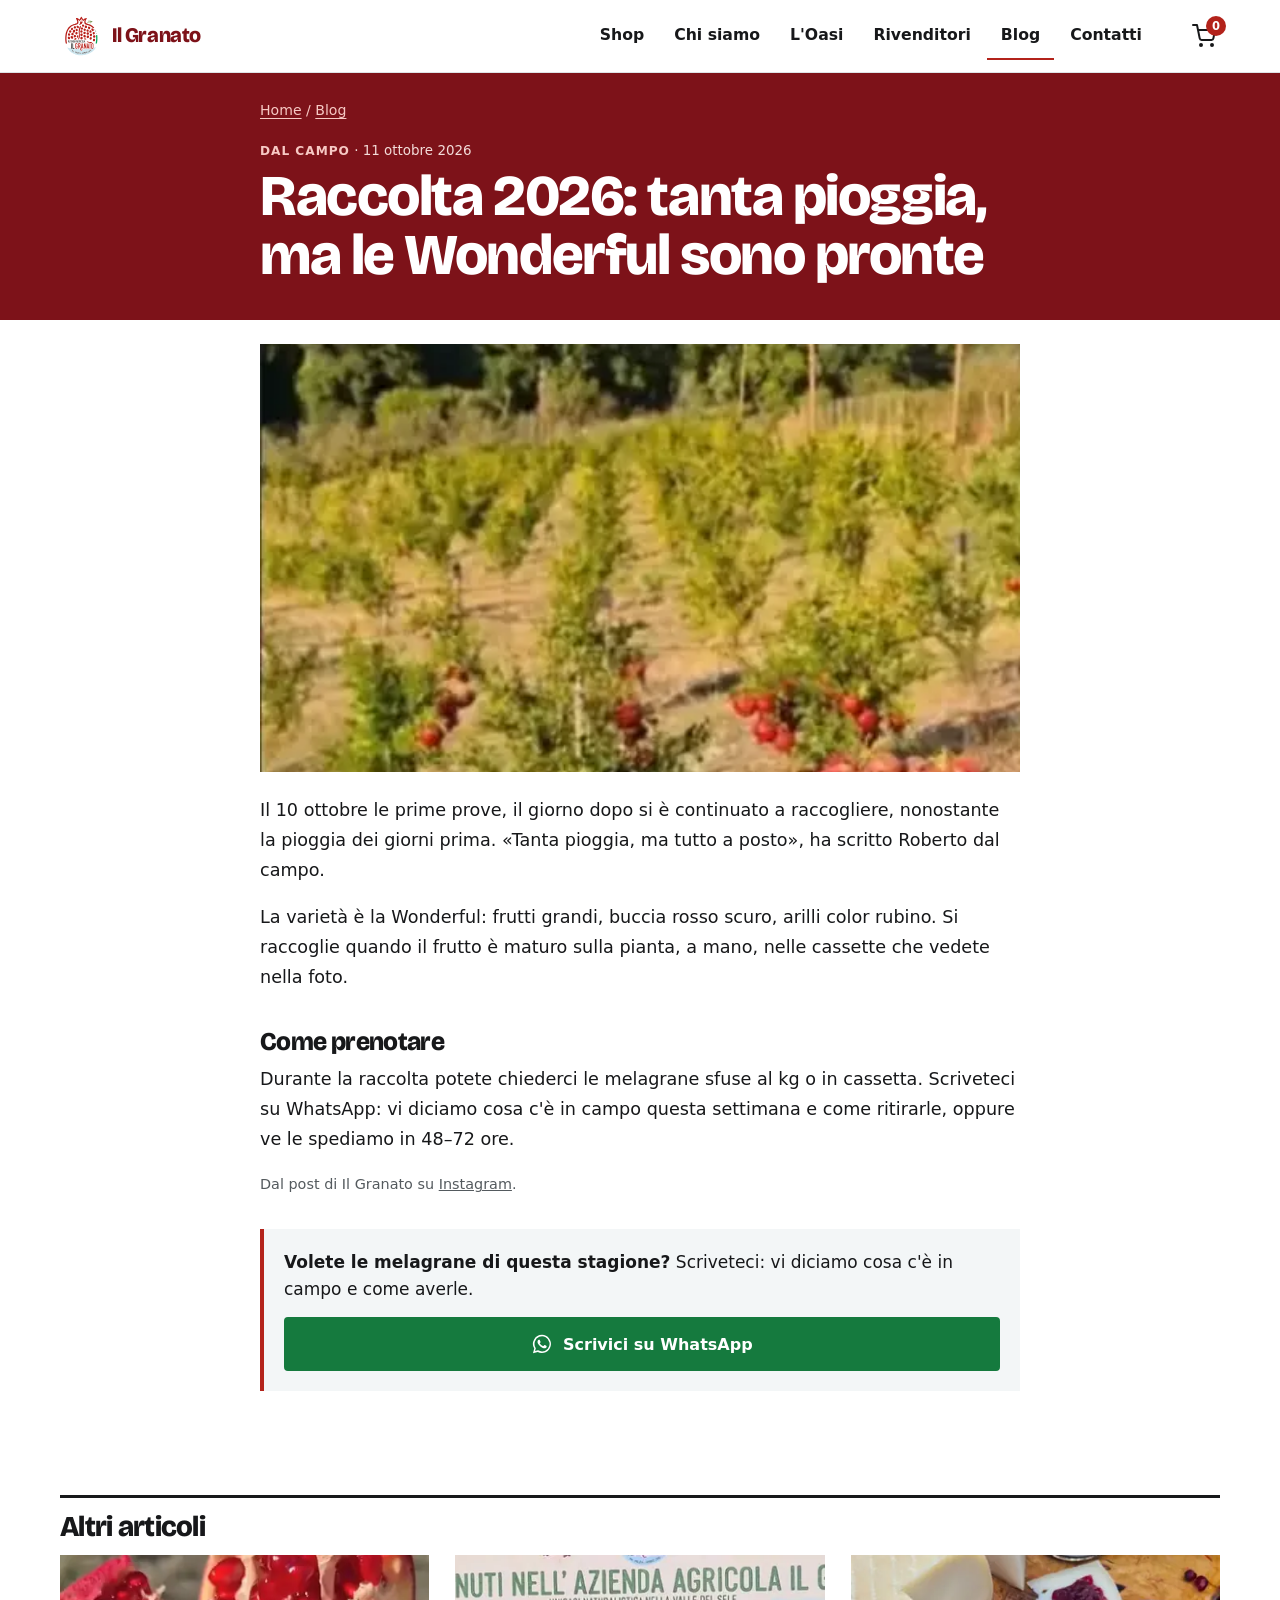
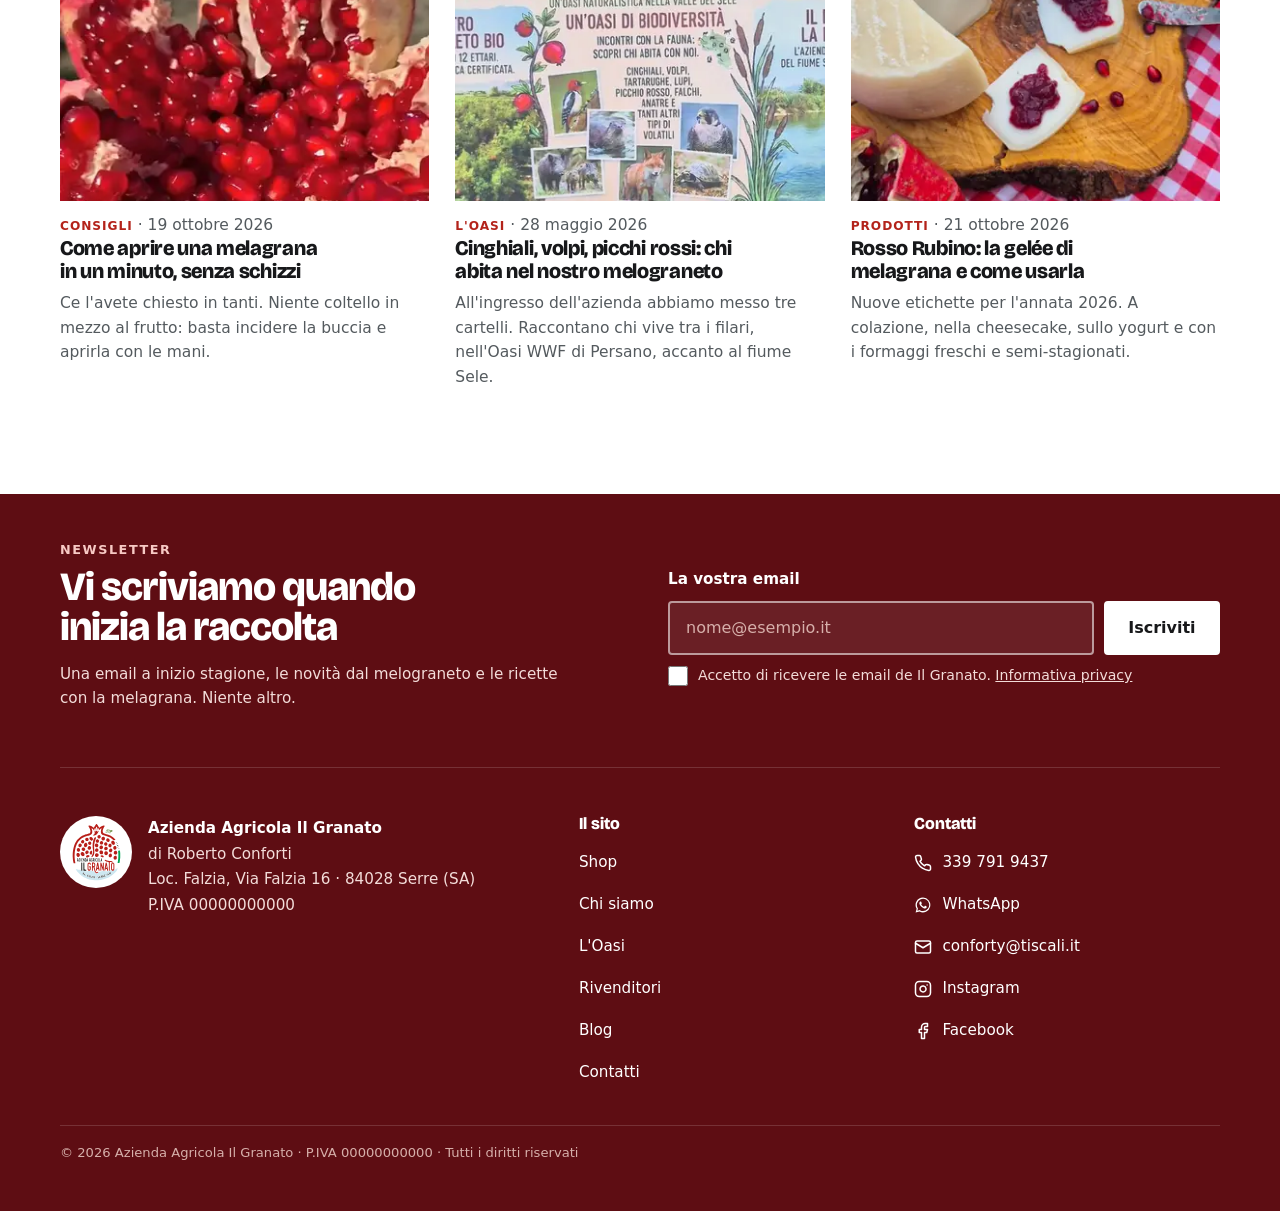
<file: raccolta-2026.html>
<!doctype html>
<html lang="it">
<head>
  <meta charset="utf-8">
  <meta name="viewport" content="width=device-width, initial-scale=1">
  <title>Raccolta 2026: tanta pioggia, ma le Wonderful sono pronte · Il Granato</title>
  <meta name="description" content="Le prime prove il 10 ottobre, poi via con le cassette. Ecco come va la stagione nel melograneto di località Falzia.">
  <!-- BOZZA: rimuovere noindex alla messa online -->
  <meta name="robots" content="noindex, nofollow">
  <!-- Dominio definitivo da scegliere (il vecchio aziendaagricolailgranato.com è scaduto) -->
  <link rel="canonical" href="https://fraspin02.github.io/il-granato-bozza/raccolta-2026.html">
  <meta name="theme-color" content="#7D1219">
  <meta property="og:type" content="article">
  <meta property="og:locale" content="it_IT">
  <meta property="og:site_name" content="Azienda Agricola Il Granato">
  <meta property="og:title" content="Raccolta 2026: tanta pioggia, ma le Wonderful sono pronte · Il Granato">
  <meta property="og:description" content="Le prime prove il 10 ottobre, poi via con le cassette. Ecco come va la stagione nel melograneto di località Falzia.">
  <meta property="og:url" content="https://fraspin02.github.io/il-granato-bozza/raccolta-2026.html">
  <meta property="og:image" content="https://fraspin02.github.io/il-granato-bozza/img/og.jpg">
  <meta name="twitter:card" content="summary_large_image">
  <link rel="icon" href="img/logo.svg" type="image/svg+xml">
  
  <link rel="preload" href="fonts/bricolage-800.woff2" as="font" type="font/woff2" crossorigin>
  <style id="css">@font-face { font-family: "Bricolage"; src: url(fonts/bricolage-800.woff2) format("woff2"); font-weight: 800; font-display: swap; }:root {--granato: #7D1219;--granato-2: #5E0D13;--rosso: #C42A21;--rosso-2: #B3231B;--rosa: #F7C9C4;--sele: #D9ECF2;--sele-2: #1E5470;--bianco: #FFFFFF;--grigio-0: #F3F6F7;--linea: #DDE3E6;--ink: #17181A;--ink-2: #545A5E;--wa: #157A3E;--display: "Bricolage", "Arial Black", system-ui, sans-serif;--sans: system-ui, -apple-system, "Segoe UI", Roboto, "Helvetica Neue", Arial, sans-serif;}*, *::before, *::after { box-sizing: border-box; }html { -webkit-text-size-adjust: 100%; scroll-behavior: smooth; scroll-padding-top: 72px; }body { margin: 0; background: var(--bianco); color: var(--ink); font: 400 1.0625rem/1.6 var(--sans); }img { display: block; max-width: 100%; height: auto; }a { color: inherit; }svg { flex-shrink: 0; }h1, h2, h3 { font-family: var(--display); font-weight: 800; line-height: 1.02; letter-spacing: -.025em; margin: 0 0 .45em; text-wrap: balance; }h1 { font-size: clamp(2.5rem, 10.5vw, 4.6rem); }h2 { font-size: clamp(1.9rem, 7vw, 3.1rem); }h3 { font-size: 1.35rem; letter-spacing: -.015em; line-height: 1.1; }p { margin: 0 0 1em; }.wrap { width: min(100% - 32px, 1160px); margin-inline: auto; }.wrap--narrow { width: min(100% - 32px, 760px); }.sr { position: absolute; width: 1px; height: 1px; overflow: hidden; clip: rect(0 0 0 0); white-space: nowrap; }.skip { position: absolute; left: -999px; top: 8px; z-index: 60; background: var(--ink); color: #fff; padding: 8px 14px; }.skip:focus { left: 8px; }:focus-visible { outline: 3px solid var(--rosso); outline-offset: 3px; }.btn { display: inline-flex; align-items: center; justify-content: center; gap: .6em; min-height: 54px; padding: .85em 1.4em; border: 2px solid var(--rosso-2); border-radius: 4px; background: var(--rosso-2); color: #fff; font: 700 1rem/1.2 var(--sans); text-decoration: none; cursor: pointer; transition: background-color .2s, color .2s, border-color .2s, transform .15s; }.btn:hover { background: var(--granato); border-color: var(--granato); }.btn:active { transform: translateY(1px); }.btn--wa { background: var(--wa); border-color: var(--wa); }.btn--wa:hover { background: #0F5F30; border-color: #0F5F30; }.btn--light { background: #fff; border-color: #fff; color: var(--ink); }.btn--light:hover { background: var(--rosa); border-color: var(--rosa); color: var(--ink); }.btn--light .ico-wa { color: var(--wa); }.btn--light .ico-cart { color: var(--rosso-2); }.btn--line { background: transparent; border-color: rgb(255 255 255 / .7); color: #fff; }.btn--line:hover { background: #fff; color: var(--granato); border-color: #fff; }.btn--line-dark { background: transparent; border-color: var(--ink); color: var(--ink); margin-top: 28px; }.btn--line-dark:hover { background: var(--ink); color: #fff; border-color: var(--ink); }.btn--sm { min-height: 44px; padding: .55em .8em; font-size: .9rem; width: 100%; }.cta-row { display: flex; flex-wrap: wrap; gap: 12px; }.link { display: inline-flex; align-items: center; gap: .4em; font-weight: 700; color: var(--rosso-2); text-underline-offset: 4px; }.top { position: sticky; top: 0; z-index: 30; background: rgb(255 255 255 / .96); backdrop-filter: blur(8px); border-bottom: 1px solid var(--linea); }.top__in { display: grid; grid-template-columns: 48px 1fr 48px; align-items: center; min-height: 64px; }.burger { display: grid; place-items: center; width: 48px; height: 48px; margin-left: -10px; border: 0; background: none; color: var(--ink); cursor: pointer; border-radius: 4px; }.burger:hover { background: var(--grigio-0); }.brand { justify-self: center; display: flex; align-items: center; gap: 10px; text-decoration: none; }.brand span { font: 800 1.3rem/1 var(--display); letter-spacing: -.02em; color: var(--granato); }.nav { display: none; }.cart { justify-self: end; position: relative; display: grid; place-items: center; width: 48px; height: 48px; margin-right: -8px; color: var(--ink); border-radius: 4px; }.cart:hover { background: var(--grigio-0); }.cart__n { position: absolute; top: 4px; right: 2px; min-width: 20px; height: 20px; padding: 0 5px; border-radius: 10px; background: var(--rosso-2); color: #fff; font: 700 .72rem/20px var(--sans); text-align: center; }.cart.bump .cart__n { animation: bump .35s ease; }@keyframes bump { 50% { transform: scale(1.35); } }.drawer { position: fixed; inset: 0; width: 100vw; max-width: none; height: 100vh; height: 100dvh; max-height: none; margin: 0; padding: 0; border: 0; overflow-y: auto; overscroll-behavior: contain; background: var(--granato); color: #fff; }.drawer::backdrop { background: rgb(23 24 26 / .5); }.drawer[open] { animation: drawer-in .28s cubic-bezier(.2,.8,.2,1); }@keyframes drawer-in { from { opacity: 0; transform: translateX(-24px); } }.drawer__in { min-height: 100vh; min-height: 100dvh; display: flex; flex-direction: column; padding: 16px 20px calc(24px + env(safe-area-inset-bottom)); }.drawer__head { display: flex; align-items: center; justify-content: space-between; }.drawer__head img { background: #fff; border-radius: 50%; padding: 4px; }.drawer__x { display: grid; place-items: center; width: 52px; height: 52px; border: 2px solid rgb(255 255 255 / .35); border-radius: 50%; background: none; color: #fff; cursor: pointer; }.drawer__x:hover { background: rgb(255 255 255 / .12); }.drawer__in > nav { flex: 1; }.drawer__list { list-style: none; margin: 20px 0; padding: 0; }.drawer__list a { display: flex; align-items: baseline; gap: 14px; padding: 10px 0; border-bottom: 1px solid rgb(255 255 255 / .16); text-decoration: none; font: 800 clamp(1.7rem, 8.2vw, 2.8rem)/1.1 var(--display); letter-spacing: -.02em; }.drawer__list a:hover { color: var(--rosa); }.drawer__n { font: 600 .8rem/1 var(--sans); letter-spacing: .1em; color: var(--rosa); min-width: 22px; }.drawer__foot { display: grid; gap: 12px; padding-top: 18px; border-top: 1px solid rgb(255 255 255 / .16); font-size: 1rem; }.drawer__foot a, .drawer__foot p { display: flex; align-items: center; gap: 10px; margin: 0; color: #fff; }.drawer__foot a { font-weight: 700; text-decoration: none; min-height: 44px; }.drawer__foot p { color: #F3DCD9; }.drawer__foot svg { color: var(--rosa); }html.menu-aperto, html.menu-aperto body { overflow: hidden; }.hero { background: var(--granato); color: #fff; overflow: hidden; }.hero__in { display: grid; gap: 32px; padding: 32px 0 40px; }.chip { display: inline-flex; align-items: center; gap: 8px; margin-bottom: 20px; padding: 6px 12px; border: 1px solid rgb(255 255 255 / .35); border-radius: 4px; font-size: .88rem; font-weight: 600; color: var(--rosa); }.dot { width: 9px; height: 9px; border-radius: 50%; background: #FF6B5E; box-shadow: 0 0 0 4px rgb(255 107 94 / .25); }.hero h1 { color: #fff; }.hero .lead { color: #F3DCD9; font-size: 1.12rem; max-width: 34em; margin-bottom: 26px; }.hero__pic { position: relative; margin: 0 auto; width: min(78vw, 460px); }.hero__pic::before { content: ""; position: absolute; inset: -14px; border-radius: 50%; background: radial-gradient(circle, rgb(255 255 255 / .28) 0 3px, transparent 4px) 0 0 / 16px 16px;-webkit-mask: radial-gradient(circle, transparent 66%, #000 67%); mask: radial-gradient(circle, transparent 66%, #000 67%); }.hero__tondo { position: relative; width: 100%; aspect-ratio: 1; object-fit: cover; border-radius: 50%; }.hero__logo { position: absolute; right: -6px; bottom: 2%; width: 30%; background: #fff; border-radius: 50%; padding: 6px; box-shadow: 0 8px 24px rgb(0 0 0 / .25); }.ticker { list-style: none; margin: 0; padding: 14px 16px; display: grid; grid-template-columns: 1fr 1fr; gap: 10px 16px; background: var(--granato-2); color: #F3DCD9; font-size: .88rem; font-weight: 600; }.ticker li { display: flex; align-items: center; gap: 8px; }.ticker svg { color: var(--rosa); }.sec { padding: 64px 0; }.sec--sele { background: var(--sele); }.sec--grey { background: var(--grigio-0); }.sec__head { display: grid; grid-template-columns: auto 1fr; gap: 14px; align-items: start; margin-bottom: 30px; border-top: 3px solid var(--ink); padding-top: 14px; }.num { font: 800 1rem/1 var(--display); color: var(--rosso-2); margin: .45em 0 0; }.sec__lead { color: var(--ink-2); font-size: 1.08rem; max-width: 38em; margin: 0; }.kicker { font: 700 .82rem/1.3 var(--sans); letter-spacing: .12em; text-transform: uppercase; color: var(--rosso-2); margin-bottom: 8px; }.oasi { display: grid; gap: 26px; }.oasi__txt p { color: #2B3A40; }.stats { display: grid; grid-template-columns: repeat(3, 1fr); margin: 24px 0 0; border-top: 1px solid rgb(30 84 112 / .3); }.stats div { padding: 14px 8px 0 0; }.stats dt { font: 800 clamp(1.8rem, 8.5vw, 3rem)/1 var(--display); color: var(--granato); letter-spacing: -.03em; }.stats dd { margin: 6px 0 0; font-size: .86rem; color: var(--sele-2); line-height: 1.35; }.cartello { margin: 0; }.cartello img { width: 100%; }.cartello figcaption { margin-top: 8px; font-size: .86rem; color: var(--sele-2); }.quote { margin: 36px 0 0; display: grid; grid-template-columns: 92px 1fr; gap: 18px; align-items: center; }.quote img { width: 92px; height: 92px; object-fit: cover; object-position: top; border-radius: 50%; }.quote blockquote { margin: 0; }.quote p { font: 800 clamp(1.15rem, 4.6vw, 1.6rem)/1.25 var(--display); letter-spacing: -.015em; color: var(--granato); margin-bottom: .4em; }.quote footer { font-size: .9rem; color: var(--sele-2); font-weight: 600; }.b2b { background: var(--ink); color: #fff; padding: 24px 20px 28px; }.b2b .sec__head { border-top-color: var(--rosso); }.b2b .num, .b2b .kicker { color: #FF8A80; }.b2b h2 { color: #fff; }.b2b__body > p { color: #D5D9DB; }.ticks { list-style: none; padding: 0; margin: 0 0 26px; display: grid; gap: 12px; }.ticks li { display: flex; gap: 10px; align-items: flex-start; }.ticks svg { color: #FF8A80; margin-top: 3px; }.grid-shop { display: grid; gap: 14px; }.pcard { position: relative; background: #fff; border: 1px solid var(--linea); display: grid; grid-template-columns: 42% 1fr; }.pcard__img { position: relative; display: block; aspect-ratio: 1; overflow: hidden; background: #EFE9E3; }.pcard__img img { width: 100%; height: 100%; object-fit: cover; transition: transform .5s ease; }@media (max-width: 599px) { .pcard__img { aspect-ratio: auto; min-height: 100%; } .pcard__img img { position: absolute; inset: 0; } }.pcard:hover .pcard__img img { transform: scale(1.04); }.pcard__b { padding: 12px 14px; display: flex; flex-direction: column; gap: 4px; }.pcard h3 { font-size: 1.1rem; line-height: 1.12; margin: 2px 0 0; }.pcard h3 a { text-decoration: none; }.pcard h3 a::after { content: ""; position: absolute; inset: 0; }.pcard h3 a:hover { color: var(--rosso-2); }.fmt { font-size: .86rem; font-weight: 700; color: var(--ink-2); margin: 0; }.pdesc { display: none; font-size: .92rem; color: var(--ink-2); margin: 2px 0 0; }.price { font: 700 1.02rem/1.4 var(--sans); color: var(--granato); margin: 4px 0 10px; }.pcard .btn { position: relative; z-index: 1; margin-top: auto; }.tag { align-self: flex-start; font: 700 .68rem/1 var(--sans); letter-spacing: .08em; text-transform: uppercase; padding: 5px 7px; background: var(--sele); color: var(--sele-2); }.tag--new { background: #FBE3E1; color: var(--granato); }.assure { list-style: none; padding: 0; margin: 26px 0 6px; display: grid; gap: 10px; }.assure li { display: flex; align-items: center; gap: 10px; font-weight: 600; }.assure svg { color: var(--rosso-2); }.assure__note { font-size: .86rem; margin: 0; }.posts { display: grid; gap: 26px; }.post { display: grid; gap: 12px; align-content: start; }.post__img { display: block; aspect-ratio: 3 / 2; overflow: hidden; background: var(--grigio-0); }.post__img img { width: 100%; height: 100%; object-fit: cover; transition: transform .4s ease; }.post:hover .post__img img { transform: scale(1.04); }.post__meta { font-size: .84rem; color: var(--ink-2); margin: 0 0 6px; }.post__meta span { font-weight: 700; color: var(--rosso-2); text-transform: uppercase; letter-spacing: .08em; font-size: .76rem; }.post h3 { font-size: 1.3rem; margin-bottom: .35em; }.post h3 a { text-decoration: none; }.post h3 a:hover { color: var(--rosso-2); }.post p { color: var(--ink-2); font-size: .97rem; margin: 0; }@media (max-width: 599px) {.posts:not(.posts--all) .post { grid-template-columns: 112px 1fr; gap: 14px; }.posts:not(.posts--all) .post__img { width: 112px; height: 112px; aspect-ratio: auto; }.posts:not(.posts--all) .post h3 { font-size: 1.1rem; }.posts:not(.posts--all) .post p:last-child { display: none; }}.visit { background: var(--granato); color: #fff; padding: 48px 0; }.visit__in { display: grid; gap: 22px; }.visit h2 { color: #fff; }.visit p { color: #F3DCD9; margin: 0; }.pagehead { background: var(--granato); color: #fff; padding: 28px 0 40px; }.pagehead h1 { color: #fff; }.pagehead .lead { color: #F3DCD9; font-size: 1.12rem; max-width: 36em; margin: 0; }.crumbs { font-size: .88rem; color: var(--ink-2); margin-bottom: 18px; }.crumbs a { text-underline-offset: 3px; }.crumbs--light { color: var(--rosa); }.article__head { background: var(--granato); color: #fff; padding: 26px 0 36px; }.article__head h1 { color: #fff; font-size: clamp(2.1rem, 8.5vw, 3.6rem); margin: 0; }.post__meta--light { color: #F3DCD9; }.post__meta--light span { color: var(--rosa); }.article__img { width: 100%; aspect-ratio: 16 / 9; margin: 24px 0; object-fit: cover; }.prose { font-size: 1.1rem; line-height: 1.7; }.prose h2 { font-size: 1.6rem; margin: 1.4em 0 .4em; }.prose ol, .prose ul { padding-left: 1.2em; }.prose li { margin-bottom: .6em; }.article__src { font-size: .9rem; color: var(--ink-2); }.article__cta { margin: 32px 0 0; padding: 20px; border-left: 4px solid var(--rosso-2); background: var(--grigio-0); display: grid; gap: 14px; }.article__cta p { margin: 0; }.h-more { font-size: 1.8rem; border-top: 3px solid var(--ink); padding-top: 14px; }.contact { display: grid; gap: 32px; }.contact__cards { display: grid; gap: 10px; align-content: start; }.ccard { display: flex; gap: 14px; align-items: flex-start; padding: 18px; border: 1px solid var(--linea); text-decoration: none; transition: border-color .2s, background-color .2s; }.ccard:hover { border-color: var(--rosso-2); background: #FFF8F7; }.ccard svg { color: var(--rosso-2); margin-top: 2px; }.ccard span { display: grid; gap: 2px; font-size: 1.02rem; }.ccard b { font: 800 1.15rem/1.1 var(--display); letter-spacing: -.01em; }.ccard small { color: var(--ink-2); font-size: .88rem; }.ccard--wa { background: var(--wa); border-color: var(--wa); color: #fff; }.ccard--wa svg, .ccard--wa small { color: #DDF2E4; }.ccard--wa:hover { background: #0F5F30; border-color: #0F5F30; }.form { display: grid; gap: 8px; padding: 22px 20px; background: var(--grigio-0); align-content: start; }.form h2 { font-size: 1.7rem; margin: 0; }.form__hint { color: var(--ink-2); font-size: .95rem; }.form > label { font-weight: 700; margin-top: 6px; }.form input:not([type=radio]), .form textarea { width: 100%; min-height: 50px; padding: 12px 14px; border: 1.5px solid #8E999F; border-radius: 4px; font: 1rem/1.4 var(--sans); background: #fff; color: var(--ink); }.form input:focus, .form textarea:focus { outline: 3px solid var(--rosso); outline-offset: 1px; border-color: var(--ink); }.form .opts { margin: 8px 0 0; }.form .btn { margin-top: 12px; }.hours { display: grid; gap: 24px; align-items: center; }.hours img { width: 100%; }.about__txt p { color: var(--ink-2); font-size: 1.08rem; }.about__txt .link { margin-top: 6px; }.values { list-style: none; margin: 0; padding: 0; display: grid; gap: 28px; }.values li { border-top: 3px solid var(--rosso-2); padding-top: 16px; }.values svg { display: block; color: var(--rosso-2); margin-bottom: 10px; }.values h3 { margin-bottom: .35em; }.values p { color: var(--ink-2); margin: 0; }.specs__dl { margin: 0; }.specs__dl div { display: grid; grid-template-columns: 150px 1fr; gap: 10px; padding: 12px 0; border-bottom: 1px solid rgb(30 84 112 / .25); }.specs__dl dt { font-weight: 700; }.specs__dl dd { margin: 0; }.pdp { padding: 16px 0 64px; }.pdp__top { display: grid; gap: 24px; }.gallery { margin-inline: -16px; }.gallery { position: relative; }.gallery__main { width: 100%; aspect-ratio: 1; object-fit: cover; background: #EFE9E3; }.thumbs { display: grid; grid-template-columns: repeat(4, 1fr); gap: 8px; margin: 8px 16px 0; }.thumbs button { padding: 0; border: 2px solid transparent; overflow: hidden; background: none; cursor: pointer; aspect-ratio: 1; }.thumbs button[aria-pressed="true"] { border-color: var(--rosso-2); }.thumbs img { width: 100%; height: 100%; object-fit: cover; }.buy h1 { font-size: clamp(2.1rem, 8vw, 3rem); margin-top: 12px; }.buy__sub { color: var(--ink-2); font-size: 1.08rem; }.buy__price { font: 700 1.5rem/1.3 var(--sans); color: var(--granato); }.buy__price small { font-size: .9rem; font-weight: 500; color: var(--ink-2); }.opts { border: 0; padding: 0; margin: 0 0 18px; display: flex; flex-wrap: wrap; gap: 8px; }.opts legend { font-weight: 700; margin-bottom: 8px; padding: 0; }.opts input { position: absolute; opacity: 0; width: 1px; height: 1px; }.opts span { display: inline-flex; align-items: center; min-height: 48px; padding: 0 20px; border: 2px solid var(--linea); border-radius: 4px; background: #fff; font-weight: 700; cursor: pointer; }.opts input:checked + span { border-color: var(--rosso-2); color: var(--granato); background: #FFF3F2; }.opts input:focus-visible + span { outline: 3px solid var(--rosso); outline-offset: 2px; }.opts--sm span { min-height: 44px; padding: 0 14px; font-size: .95rem; }.qty { margin-bottom: 18px; }.qty label { display: block; font-weight: 700; margin-bottom: 8px; }.qty__ctl { display: inline-flex; border: 2px solid var(--linea); border-radius: 4px; overflow: hidden; }.qty__ctl button { width: 48px; height: 48px; border: 0; background: #fff; font-size: 1.4rem; cursor: pointer; color: var(--ink); }.qty__ctl button:hover { background: var(--grigio-0); }.qty__ctl input { width: 52px; border: 0; text-align: center; font: 700 1.05rem var(--sans); color: var(--ink); -moz-appearance: textfield; }.qty__ctl input::-webkit-inner-spin-button { -webkit-appearance: none; }.buy__bar { position: fixed; left: 0; right: 0; bottom: 0; z-index: 25; display: flex; align-items: center; gap: 12px; justify-content: space-between; padding: 10px 16px calc(10px + env(safe-area-inset-bottom)); background: #fff; border-top: 1px solid var(--linea); box-shadow: 0 -6px 20px rgb(23 24 26 / .08); }.buy__bar-price { margin: 0; font: 700 1rem/1.25 var(--sans); color: var(--granato); display: flex; flex-direction: column; }.buy__bar-price small { font-size: .8rem; font-weight: 500; color: var(--ink-2); }.buy__bar .btn { flex: 1; max-width: 250px; }.buy__assure { list-style: none; padding: 0; margin: 4px 0 18px; display: grid; gap: 10px; font-size: .95rem; }.buy__assure li { display: flex; align-items: center; gap: 10px; flex-wrap: wrap; }.buy__assure svg { color: var(--rosso-2); }.ask { display: flex; gap: 12px; align-items: center; padding: 14px 16px; background: #E7F3EA; color: #0F4A26; text-decoration: none; }.ask svg { color: var(--wa); }.ask:hover { background: #D8ECDE; }.pdp__body { display: grid; gap: 28px; margin-top: 44px; }.desc h2, .specs h2 { font-size: 1.45rem; margin: 1.2em 0 .4em; }.desc h2:first-child, .specs h2:first-child { margin-top: 0; }.desc p, .specs p { color: var(--ink-2); }.specs { background: var(--grigio-0); padding: 20px; }.specs dl { margin: 0; }.specs dl div { display: grid; grid-template-columns: 110px 1fr; gap: 10px; padding: 10px 0; border-bottom: 1px solid var(--linea); }.specs dt { font-weight: 700; }.specs dd { margin: 0; color: var(--ink-2); }.related { margin-top: 56px; }.related h2 { font-size: 1.8rem; border-top: 3px solid var(--ink); padding-top: 14px; }.has-bar .foot { padding-bottom: 110px; }.has-bar .toast { bottom: 96px; }.news { display: grid; gap: 20px; padding: 0 0 40px; margin-bottom: 40px; border-bottom: 1px solid rgb(255 255 255 / .15); }.news__k { font: 700 .8rem/1.3 var(--sans); letter-spacing: .12em; text-transform: uppercase; color: var(--rosa); margin-bottom: 8px; }.news h2 { color: #fff; font-size: clamp(1.7rem, 6.5vw, 2.5rem); margin-bottom: .35em; }.news__txt p:last-child { margin: 0; color: #F3DCD9; max-width: 34em; }.news__form { display: grid; gap: 10px; align-content: start; }.news__form > label:first-child { font-weight: 700; color: #fff; }.news__row { display: grid; gap: 10px; }.news__row input { width: 100%; min-height: 54px; padding: 12px 16px; border: 2px solid rgb(255 255 255 / .55); border-radius: 4px; background: rgb(255 255 255 / .08); color: #fff; font: 1rem/1.4 var(--sans); }.news__row input::placeholder { color: #D6AFAA; }.news__row input:focus { outline: 3px solid var(--rosa); outline-offset: 1px; border-color: #fff; }.news__ok { display: flex; gap: 10px; align-items: flex-start; font-size: .88rem; color: #F3DCD9; line-height: 1.45; }.news__ok input { width: 20px; height: 20px; margin: 1px 0 0; accent-color: var(--rosa); flex-shrink: 0; }.foot { background: var(--granato-2); color: #F3DCD9; padding: 48px 0 110px; font-size: .95rem; }.foot__grid { display: grid; gap: 30px; }.foot__brand { display: flex; gap: 16px; align-items: flex-start; }.foot__brand img { background: #fff; border-radius: 50%; padding: 5px; width: 72px; height: 72px; }.foot__brand b { color: #fff; }.foot__brand p { margin: 0; line-height: 1.7; }.foot__col { display: grid; gap: 2px; align-content: start; }.foot__t { font: 800 1.05rem/1 var(--display); color: #fff; margin: 0 0 8px; }.foot__col a { display: inline-flex; align-items: center; gap: 10px; min-height: 40px; text-decoration: none; color: #fff; }.foot__col a:hover { color: var(--rosa); }.foot__note { font-size: .82rem; color: #D6AFAA; margin: 32px 0 0; padding-top: 16px; border-top: 1px solid rgb(255 255 255 / .15); }.toast { position: fixed; left: 50%; bottom: 88px; transform: translateX(-50%); z-index: 40; background: var(--ink); color: #fff; padding: 12px 18px; font-weight: 600; font-size: .95rem; max-width: calc(100vw - 32px); }@media (min-width: 600px) {.values { grid-template-columns: 1fr 1fr; }.grid-shop { grid-template-columns: repeat(3, 1fr); gap: 14px; }.pcard { grid-template-columns: 1fr; }.pdesc { display: block; }.posts { grid-template-columns: repeat(3, 1fr); }.posts--all { grid-template-columns: repeat(2, 1fr); gap: 36px 24px; }.quote { grid-template-columns: 130px 1fr; }.quote img { width: 130px; height: 130px; }.b2b { padding: 36px; }}@media (min-width: 960px) {.top__in { grid-template-columns: auto 1fr auto; gap: 24px; min-height: 72px; }.burger { display: none; }.brand { justify-self: start; }.nav { display: flex; gap: 2px; justify-self: end; }.nav a { padding: 10px 14px; text-decoration: none; font-weight: 600; font-size: .98rem; border-bottom: 2px solid transparent; }.nav a:hover, .nav a[aria-current] { border-bottom-color: var(--rosso-2); }.hero__in { grid-template-columns: 1.15fr 1fr; align-items: center; gap: 56px; padding: 64px 0 72px; }.hero__pic { width: 460px; margin-right: 0; }.ticker { display: flex; justify-content: center; gap: 48px; font-size: .95rem; }.sec { padding: 104px 0; }.sec__head { grid-template-columns: 90px 1fr; margin-bottom: 44px; }.num { font-size: 1.3rem; }.oasi { grid-template-columns: 1fr 1.1fr; gap: 56px; align-items: start; }.quote { max-width: 860px; margin-top: 56px; }.b2b { display: grid; grid-template-columns: 1fr 1fr; gap: 56px; padding: 56px; }.b2b .sec__head { margin: 0; grid-template-columns: 60px 1fr; }.grid-shop { gap: 24px; }.posts--all { grid-template-columns: repeat(3, 1fr); }.pcard__b { padding: 18px 20px 20px; }.pcard h3 { font-size: 1.35rem; }.visit__in { grid-template-columns: 1.3fr 1fr; align-items: center; }.visit .cta-row { justify-content: flex-end; }.contact { grid-template-columns: 1fr 1fr; gap: 48px; }.hours { grid-template-columns: 1.2fr 1fr; gap: 56px; }.values { grid-template-columns: repeat(4, 1fr); gap: 32px; }.pdp { padding-top: 28px; }.pdp__top { grid-template-columns: 540px 1fr; gap: 56px; align-items: start; }.gallery { margin: 0; }.thumbs { margin: 8px 0 0; }.buy { position: sticky; top: 96px; }.buy__bar { position: static; padding: 0; background: none; border: 0; box-shadow: none; margin-bottom: 18px; }.buy__bar-price { display: none; }.buy__bar .btn { max-width: none; }.has-bar .foot { padding-bottom: 48px; }.has-bar .toast { bottom: 24px; }.pdp__body { grid-template-columns: 1.4fr 1fr; gap: 56px; align-items: start; }.foot { padding-bottom: 48px; }.foot__grid { grid-template-columns: 1.6fr 1fr 1fr; }.news { grid-template-columns: 1fr 1fr; gap: 56px; align-items: center; padding-bottom: 56px; margin-bottom: 48px; }.news__row { grid-template-columns: 1fr auto; }}@media (prefers-reduced-motion: reduce) {html { scroll-behavior: auto; }*, *::before, *::after { transition: none !important; animation: none !important; }}</style>
  <script type="application/ld+json">{
 "@context": "https://schema.org",
 "@type": "BlogPosting",
 "headline": "Raccolta 2026: tanta pioggia, ma le Wonderful sono pronte",
 "datePublished": "2026-10-11",
 "image": "https://fraspin02.github.io/il-granato-bozza/img/cassette-473.webp",
 "author": {
  "@type": "Organization",
  "name": "Azienda Agricola Il Granato"
 }
}</script>
</head><body>
<svg width="0" height="0" style="position:absolute" aria-hidden="true">
  <symbol id="i-wa" viewBox="0 0 24 24"><path fill="currentColor" d="M12.04 2a9.9 9.9 0 0 0-8.5 15l-1.4 5.1 5.24-1.37A9.9 9.9 0 1 0 12.04 2Zm0 18.1a8.2 8.2 0 0 1-4.18-1.15l-.3-.18-3.1.82.83-3.03-.2-.31a8.22 8.22 0 1 1 6.95 3.85Zm4.5-6.15c-.25-.12-1.46-.72-1.69-.8-.23-.09-.39-.13-.55.12-.17.25-.64.8-.78.96-.15.17-.29.19-.54.06a6.7 6.7 0 0 1-3.32-2.9c-.25-.43.25-.4.72-1.33.08-.16.04-.3-.02-.43l-.74-1.8c-.2-.47-.4-.4-.55-.41h-.47a.9.9 0 0 0-.65.3 2.74 2.74 0 0 0-.86 2.04 4.77 4.77 0 0 0 1 2.53 10.9 10.9 0 0 0 4.18 3.7c1.55.67 2.16.73 2.94.61.47-.07 1.46-.6 1.66-1.17.2-.58.2-1.07.15-1.17-.06-.1-.22-.17-.47-.29Z"/></symbol>
  <symbol id="i-phone" viewBox="0 0 24 24"><path fill="none" stroke="currentColor" stroke-width="2" stroke-linecap="round" stroke-linejoin="round" d="M22 16.9v3a2 2 0 0 1-2.2 2 19.8 19.8 0 0 1-8.6-3.1 19.5 19.5 0 0 1-6-6A19.8 19.8 0 0 1 2.1 4.2 2 2 0 0 1 4.1 2h3a2 2 0 0 1 2 1.7c.1.9.4 1.8.7 2.7a2 2 0 0 1-.5 2.1L8 9.8a16 16 0 0 0 6 6l1.3-1.3a2 2 0 0 1 2.1-.4c.9.3 1.8.6 2.7.7a2 2 0 0 1 1.7 2Z"/></symbol>
  <symbol id="i-cart" viewBox="0 0 24 24"><g fill="none" stroke="currentColor" stroke-width="2" stroke-linecap="round" stroke-linejoin="round"><circle cx="9" cy="21" r="1"/><circle cx="20" cy="21" r="1"/><path d="M1 1h4l2.7 13.4a2 2 0 0 0 2 1.6h9.7a2 2 0 0 0 2-1.6L23 6H6"/></g></symbol>
  <symbol id="i-leaf" viewBox="0 0 24 24"><g fill="none" stroke="currentColor" stroke-width="2" stroke-linecap="round" stroke-linejoin="round"><path d="M11 20A7 7 0 0 1 9.8 6.1C15.5 5 17 4.5 19 2c1 2 2 4.2 2 8 0 5.5-4.8 10-10 10Z"/><path d="M2 21c0-3 1.9-5.4 5.1-6"/></g></symbol>
  <symbol id="i-pin" viewBox="0 0 24 24"><g fill="none" stroke="currentColor" stroke-width="2" stroke-linecap="round" stroke-linejoin="round"><path d="M20 10c0 6-8 12-8 12s-8-6-8-12a8 8 0 0 1 16 0Z"/><circle cx="12" cy="10" r="3"/></g></symbol>
  <symbol id="i-truck" viewBox="0 0 24 24"><g fill="none" stroke="currentColor" stroke-width="2" stroke-linecap="round" stroke-linejoin="round"><path d="M14 18V6a2 2 0 0 0-2-2H4a2 2 0 0 0-2 2v11a1 1 0 0 0 1 1h2"/><path d="M15 18H9"/><path d="M19 18h2a1 1 0 0 0 1-1v-3.6a1 1 0 0 0-.2-.6l-3.5-4.4A1 1 0 0 0 17.5 8H14"/><circle cx="17" cy="18" r="2"/><circle cx="7" cy="18" r="2"/></g></symbol>
  <symbol id="i-lock" viewBox="0 0 24 24"><g fill="none" stroke="currentColor" stroke-width="2" stroke-linecap="round" stroke-linejoin="round"><rect x="3" y="11" width="18" height="11" rx="2"/><path d="M7 11V7a5 5 0 0 1 10 0v4"/></g></symbol>
  <symbol id="i-sprout" viewBox="0 0 24 24"><g fill="none" stroke="currentColor" stroke-width="2" stroke-linecap="round" stroke-linejoin="round"><path d="M7 20h10"/><path d="M10 20c5.5-2.5.8-6.4 3-10"/><path d="M9.5 9.4c1.1.8 1.8 2.2 2.3 3.7-2 .4-3.5.4-4.8-.3-1.2-.6-2.3-1.9-3-4.2 2.8-.5 4.4 0 5.5.8Z"/><path d="M14.1 6a7 7 0 0 0-1.1 4c1.9-.1 3.3-.6 4.3-1.4 1-1 1.6-2.3 1.7-4.6-2.7.1-4 1-4.9 2Z"/></g></symbol>
  <symbol id="i-check" viewBox="0 0 24 24"><path fill="none" stroke="currentColor" stroke-width="2.4" stroke-linecap="round" stroke-linejoin="round" d="M20 6 9 17l-5-5"/></symbol>
  <symbol id="i-arrow" viewBox="0 0 24 24"><path fill="none" stroke="currentColor" stroke-width="2" stroke-linecap="round" stroke-linejoin="round" d="M5 12h14M12 5l7 7-7 7"/></symbol>
  <symbol id="i-ig" viewBox="0 0 24 24"><g fill="none" stroke="currentColor" stroke-width="2" stroke-linecap="round" stroke-linejoin="round"><rect x="2" y="2" width="20" height="20" rx="5"/><path d="M16 11.4A4 4 0 1 1 12.6 8 4 4 0 0 1 16 11.4Z"/><path d="M17.5 6.5h.01"/></g></symbol>
  <symbol id="i-fb" viewBox="0 0 24 24"><path fill="none" stroke="currentColor" stroke-width="2" stroke-linecap="round" stroke-linejoin="round" d="M18 2h-3a5 5 0 0 0-5 5v3H7v4h3v8h4v-8h3l1-4h-4V7a1 1 0 0 1 1-1h3Z"/></symbol>
  <symbol id="i-clock" viewBox="0 0 24 24"><g fill="none" stroke="currentColor" stroke-width="2" stroke-linecap="round" stroke-linejoin="round"><circle cx="12" cy="12" r="10"/><path d="M12 6v6l4 2"/></g></symbol>
  <symbol id="i-menu" viewBox="0 0 24 24"><path fill="none" stroke="currentColor" stroke-width="2" stroke-linecap="round" d="M4 7h16M4 12h16M4 17h16"/></symbol>
  <symbol id="i-close" viewBox="0 0 24 24"><path fill="none" stroke="currentColor" stroke-width="2" stroke-linecap="round" d="M6 6l12 12M18 6 6 18"/></symbol>
  <symbol id="i-mail" viewBox="0 0 24 24"><g fill="none" stroke="currentColor" stroke-width="2" stroke-linecap="round" stroke-linejoin="round"><rect x="2" y="4" width="20" height="16" rx="2"/><path d="m22 7-10 6L2 7"/></g></symbol>
</svg>
<a class="skip" href="#contenuto">Vai al contenuto</a>
<header class="top">
  <div class="wrap top__in">
    <button class="burger" type="button" aria-label="Apri il menu" aria-haspopup="dialog" aria-controls="menu" aria-expanded="false" data-menu-open>
      <svg width="26" height="26" aria-hidden="true"><use href="#i-menu"/></svg>
    </button>
    <a class="brand" href="./">
      <img src="img/logo.svg" width="42" height="42" alt="">
      <span>Il Granato</span>
    </a>
    <nav class="nav" aria-label="Sezioni"><a href="./#shop">Shop</a><a href="chi-siamo.html">Chi siamo</a><a href="./#oasi">L'Oasi</a><a href="./#rivenditori">Rivenditori</a><a href="blog.html" aria-current="page">Blog</a><a href="contatti.html">Contatti</a></nav>
    <a class="cart" href="./#shop">
      <svg width="24" height="24" aria-hidden="true"><use href="#i-cart"/></svg>
      <span class="sr">Carrello: </span><span class="cart__n" data-cart-count>0</span><span class="sr"> prodotti</span>
    </a>
  </div>
</header>
<dialog class="drawer" id="menu" aria-label="Menu">
  <div class="drawer__in">
    <div class="drawer__head">
      <img src="img/logo.svg" width="64" height="64" alt="Azienda Agricola Il Granato">
      <button class="drawer__x" type="button" data-menu-close aria-label="Chiudi il menu">
        <svg width="28" height="28" aria-hidden="true"><use href="#i-close"/></svg>
      </button>
    </div>
    <nav aria-label="Menu principale"><ol class="drawer__list"><li><a href="./" data-menu-close><span class="drawer__n">01</span>Home</a></li><li><a href="./#shop" data-menu-close><span class="drawer__n">02</span>Shop</a></li><li><a href="chi-siamo.html" data-menu-close><span class="drawer__n">03</span>Chi siamo</a></li><li><a href="./#oasi" data-menu-close><span class="drawer__n">04</span>L'Oasi</a></li><li><a href="./#rivenditori" data-menu-close><span class="drawer__n">05</span>Rivenditori</a></li><li><a href="blog.html" data-menu-close><span class="drawer__n">06</span>Blog</a></li><li><a href="contatti.html" data-menu-close><span class="drawer__n">07</span>Contatti</a></li></ol></nav>
    <div class="drawer__foot">
      <a href="tel:+393397919437"><svg width="20" height="20" aria-hidden="true"><use href="#i-phone"/></svg>339 791 9437</a>
      <p><svg width="20" height="20" aria-hidden="true"><use href="#i-pin"/></svg>Loc. Falzia, Via Falzia 16 · 84028 Serre (SA)</p>
    </div>
  </div>
</dialog>
<main id="contenuto" class="article">
  <header class="article__head">
    <div class="wrap wrap--narrow">
      <nav class="crumbs crumbs--light" aria-label="Percorso"><a href="./">Home</a> <span aria-hidden="true">/</span> <a href="blog.html">Blog</a></nav>
      <p class="post__meta post__meta--light"><span>Dal campo</span> · <time datetime="2026-10-11">11 ottobre 2026</time></p>
      <h1>Raccolta 2026: tanta pioggia, ma le Wonderful sono pronte</h1>
    </div>
  </header>
  <div class="wrap wrap--narrow">
    <img class="article__img" src="img/cassette-473.webp" width="473" height="440" fetchpriority="high" alt="Cassette rosse piene di melagrane appena raccolte tra i filari">
    <div class="prose">
      <p>Il 10 ottobre le prime prove, il giorno dopo si è continuato a raccogliere, nonostante la pioggia dei giorni prima. «Tanta pioggia, ma tutto a posto», ha scritto Roberto dal campo.</p><p>La varietà è la Wonderful: frutti grandi, buccia rosso scuro, arilli color rubino. Si raccoglie quando il frutto è maturo sulla pianta, a mano, nelle cassette che vedete nella foto.</p><h2>Come prenotare</h2><p>Durante la raccolta potete chiederci le melagrane sfuse al kg o in cassetta. Scriveteci su WhatsApp: vi diciamo cosa c'è in campo questa settimana e come ritirarle, oppure ve le spediamo in 48–72 ore.</p>
      <p class="article__src">Dal post di Il Granato su <a href="https://www.instagram.com/reel/DeWXRyPI8jT/" target="_blank" rel="noopener">Instagram</a>.</p>
    </div>
    <aside class="article__cta">
      <p><b>Volete le melagrane di questa stagione?</b> Scriveteci: vi diciamo cosa c'è in campo e come averle.</p>
      <a class="btn btn--wa" href="https://wa.me/393397919437?text=Buongiorno%2C%20ho%20letto%20il%20vostro%20blog%20e%20vorrei%20informazioni%20sulle%20melagrane." target="_blank" rel="noopener"><svg width="22" height="22" aria-hidden="true"><use href="#i-wa"/></svg>Scrivici su WhatsApp</a>
    </aside>
  </div>
  <section class="sec">
    <div class="wrap">
      <h2 class="h-more">Altri articoli</h2>
      <div class="posts">
        <article class="post">
          <a class="post__img" href="come-aprire-una-melagrana.html"><img src="img/arilli-640.webp" srcset="img/arilli-360.webp 360w, img/arilli-640.webp 640w" sizes="(min-width: 960px) 360px, (min-width: 600px) 30vw, 112px" width="640" height="800" loading="lazy" decoding="async" alt="Melagrana aperta a mano, arilli rosso rubino"></a>
          <div class="post__b">
            <p class="post__meta"><span>Consigli</span> · <time datetime="2026-10-19">19 ottobre 2026</time></p>
            <h3><a href="come-aprire-una-melagrana.html">Come aprire una melagrana in un minuto, senza schizzi</a></h3>
            <p>Ce l'avete chiesto in tanti. Niente coltello in mezzo al frutto: basta incidere la buccia e aprirla con le mani.</p>
          </div>
        </article>
        <article class="post">
          <a class="post__img" href="chi-abita-nel-melograneto.html"><img src="img/cartello-1090.webp" srcset="img/cartello-640.webp 640w, img/cartello-1090.webp 1090w" sizes="(min-width: 960px) 360px, (min-width: 600px) 30vw, 112px" width="1090" height="434" loading="lazy" decoding="async" alt="Cartello all'ingresso dell'azienda con la fauna dell'Oasi e il fiume Sele"></a>
          <div class="post__b">
            <p class="post__meta"><span>L'Oasi</span> · <time datetime="2026-05-28">28 maggio 2026</time></p>
            <h3><a href="chi-abita-nel-melograneto.html">Cinghiali, volpi, picchi rossi: chi abita nel nostro melograneto</a></h3>
            <p>All'ingresso dell'azienda abbiamo messo tre cartelli. Raccontano chi vive tra i filari, nell'Oasi WWF di Persano, accanto al fiume Sele.</p>
          </div>
        </article>
        <article class="post">
          <a class="post__img" href="rosso-rubino-gelee.html"><img src="img/gelee-tagliere-800.webp" srcset="img/gelee-tagliere-400.webp 400w, img/gelee-tagliere-800.webp 800w" sizes="(min-width: 960px) 360px, (min-width: 600px) 30vw, 112px" width="800" height="800" loading="lazy" decoding="async" alt="Gelée di melagrana Rosso Rubino su un tagliere con formaggio"></a>
          <div class="post__b">
            <p class="post__meta"><span>Prodotti</span> · <time datetime="2026-10-21">21 ottobre 2026</time></p>
            <h3><a href="rosso-rubino-gelee.html">Rosso Rubino: la gelée di melagrana e come usarla</a></h3>
            <p>Nuove etichette per l'annata 2026. A colazione, nella cheesecake, sullo yogurt e con i formaggi freschi e semi-stagionati.</p>
          </div>
        </article>
      </div>
    </div>
  </section>
</main>

<footer class="foot">
  <div class="wrap">
    <section class="news" aria-labelledby="news-t">
      <div class="news__txt">
        <p class="news__k">Newsletter</p>
        <h2 id="news-t">Vi scriviamo quando inizia la raccolta</h2>
        <p>Una email a inizio stagione, le novità dal melograneto e le ricette con la melagrana. Niente altro.</p>
      </div>
      <form class="news__form" data-news>
        <label for="news-email">La vostra email</label>
        <div class="news__row">
          <input id="news-email" name="email" type="email" autocomplete="email" inputmode="email" placeholder="nome@esempio.it" required>
          <button class="btn btn--light" type="submit">Iscriviti</button>
        </div>
        <label class="news__ok"><input type="checkbox" name="privacy" required><span>Accetto di ricevere le email de Il Granato. <a href="#">Informativa privacy</a></span></label>
      </form>
    </section>
    <div class="foot__grid">
      <div class="foot__brand">
        <img src="img/logo.svg" width="88" height="88" alt="" loading="lazy">
        <p><b>Azienda Agricola Il Granato</b><br>di Roberto Conforti<br>Loc. Falzia, Via Falzia 16 · 84028 Serre (SA)<br>P.IVA 00000000000</p>
      </div>
      <nav class="foot__col" aria-label="Pagine">
        <p class="foot__t">Il sito</p>
        <a href="./#shop">Shop</a><a href="chi-siamo.html">Chi siamo</a><a href="./#oasi">L'Oasi</a><a href="./#rivenditori">Rivenditori</a><a href="blog.html">Blog</a><a href="contatti.html">Contatti</a>
      </nav>
      <div class="foot__col">
        <p class="foot__t">Contatti</p>
        <a href="tel:+393397919437"><svg width="18" height="18" aria-hidden="true"><use href="#i-phone"/></svg>339 791 9437</a>
        <a href="https://wa.me/393397919437" target="_blank" rel="noopener"><svg width="18" height="18" aria-hidden="true"><use href="#i-wa"/></svg>WhatsApp</a>
        <a href="mailto:conforty@tiscali.it"><svg width="18" height="18" aria-hidden="true"><use href="#i-mail"/></svg>conforty@tiscali.it</a>
        <a href="https://www.instagram.com/aziendaagricolailgranato/" target="_blank" rel="noopener"><svg width="18" height="18" aria-hidden="true"><use href="#i-ig"/></svg>Instagram</a>
        <a href="https://www.facebook.com/AziendaAgricolaILGranato/" target="_blank" rel="noopener"><svg width="18" height="18" aria-hidden="true"><use href="#i-fb"/></svg>Facebook</a>
      </div>
    </div>
    <p class="foot__note">© 2026 Azienda Agricola Il Granato · P.IVA 00000000000 · Tutti i diritti riservati</p>
  </div>
</footer>

<div class="toast" role="status" aria-live="polite" hidden></div>
<script src="shop.js?v=6d8041b0" defer></script>
</body>
</html>
</file>
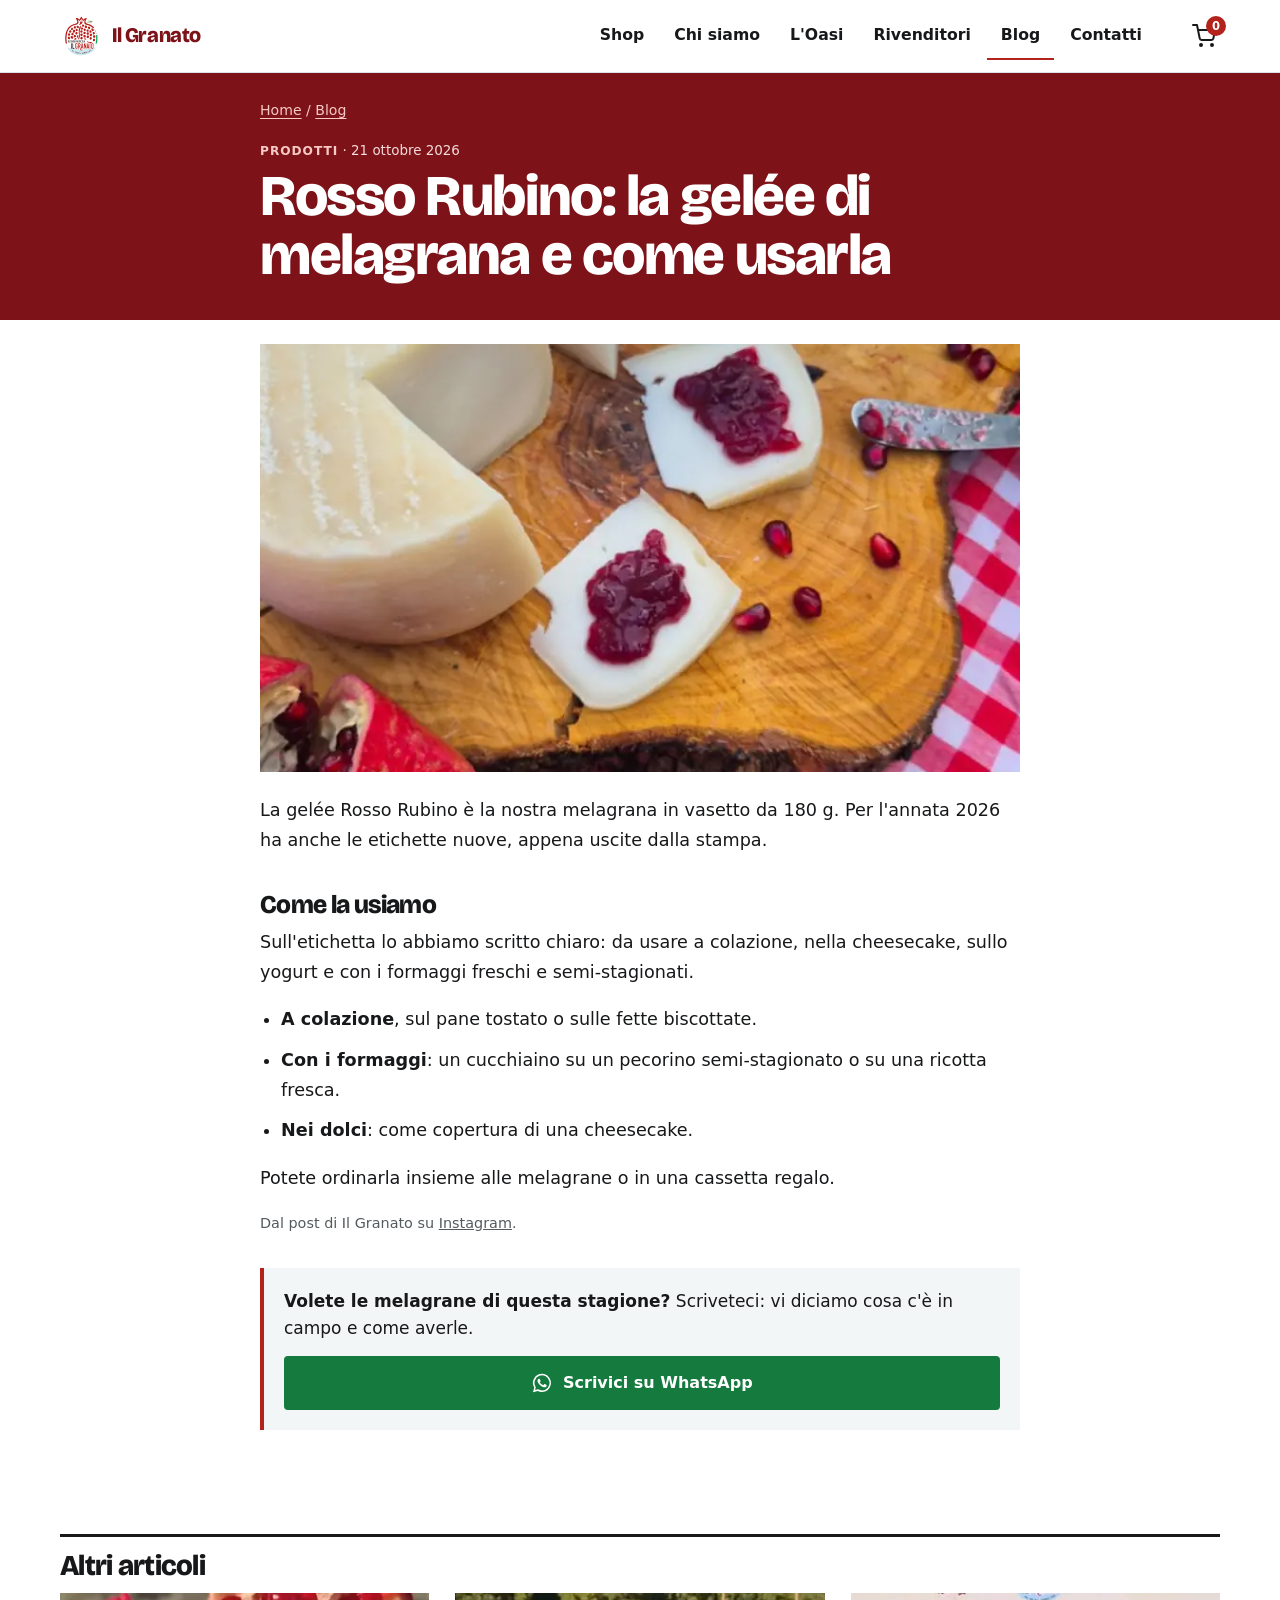
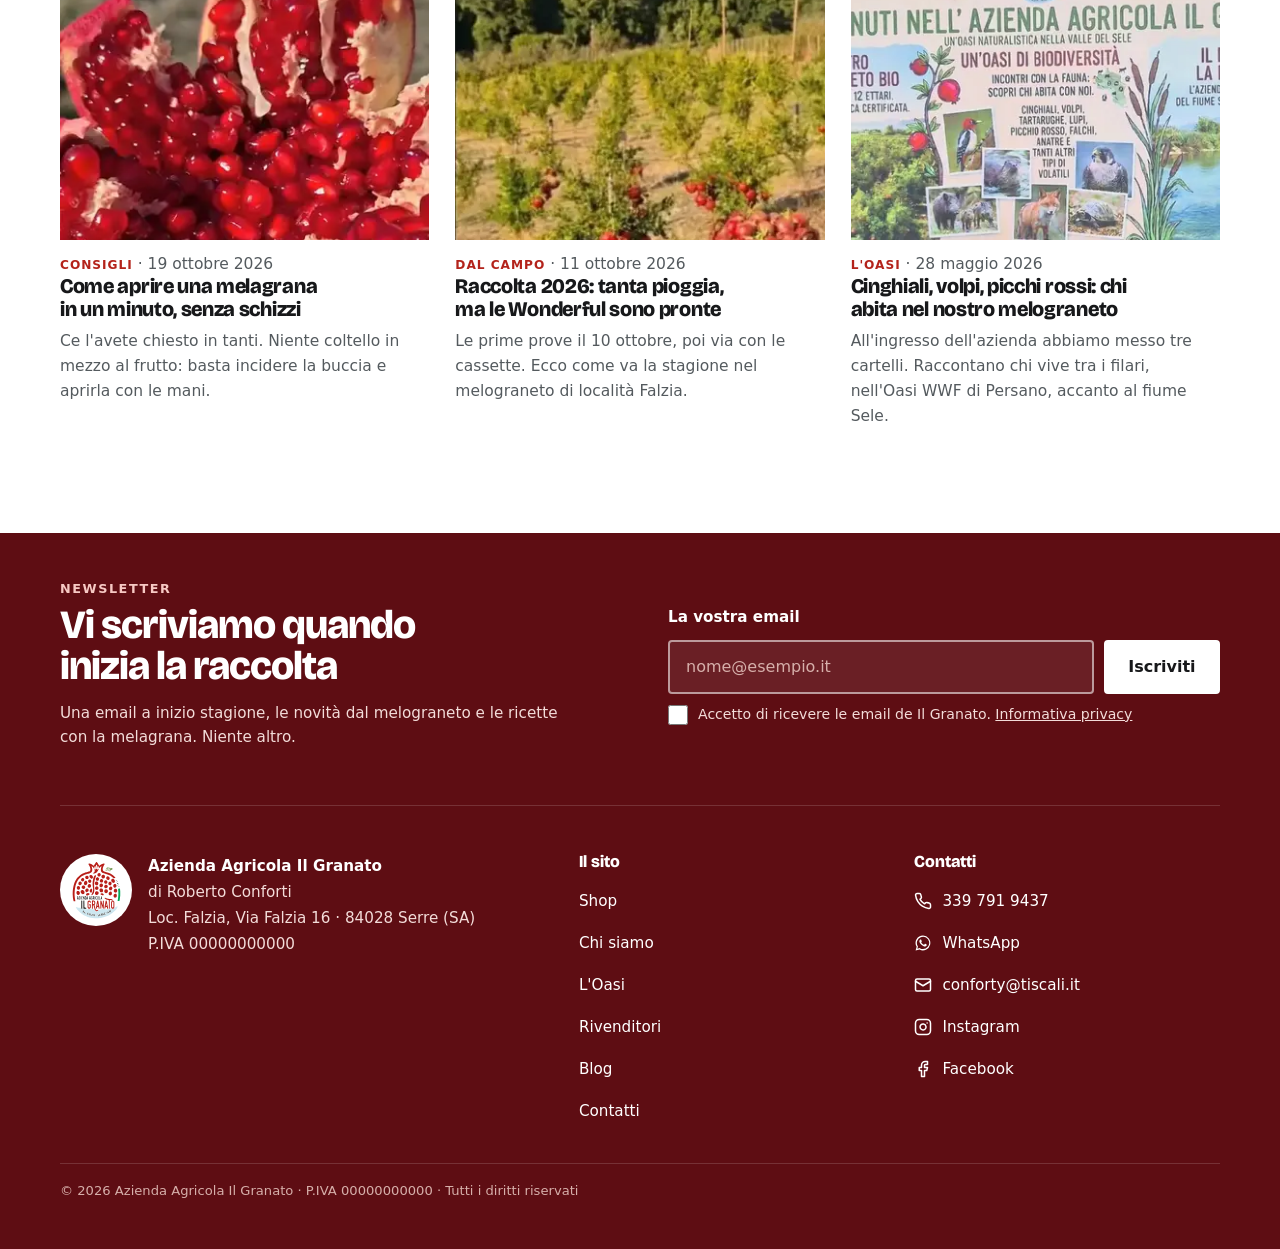
<file: rosso-rubino-gelee.html>
<!doctype html>
<html lang="it">
<head>
  <meta charset="utf-8">
  <meta name="viewport" content="width=device-width, initial-scale=1">
  <title>Rosso Rubino: la gelée di melagrana e come usarla · Il Granato</title>
  <meta name="description" content="Nuove etichette per l&#x27;annata 2026. A colazione, nella cheesecake, sullo yogurt e con i formaggi freschi e semi-stagionati.">
  <!-- BOZZA: rimuovere noindex alla messa online -->
  <meta name="robots" content="noindex, nofollow">
  <!-- Dominio definitivo da scegliere (il vecchio aziendaagricolailgranato.com è scaduto) -->
  <link rel="canonical" href="https://fraspin02.github.io/il-granato-bozza/rosso-rubino-gelee.html">
  <meta name="theme-color" content="#7D1219">
  <meta property="og:type" content="article">
  <meta property="og:locale" content="it_IT">
  <meta property="og:site_name" content="Azienda Agricola Il Granato">
  <meta property="og:title" content="Rosso Rubino: la gelée di melagrana e come usarla · Il Granato">
  <meta property="og:description" content="Nuove etichette per l&#x27;annata 2026. A colazione, nella cheesecake, sullo yogurt e con i formaggi freschi e semi-stagionati.">
  <meta property="og:url" content="https://fraspin02.github.io/il-granato-bozza/rosso-rubino-gelee.html">
  <meta property="og:image" content="https://fraspin02.github.io/il-granato-bozza/img/og.jpg">
  <meta name="twitter:card" content="summary_large_image">
  <link rel="icon" href="img/logo.svg" type="image/svg+xml">
  
  <link rel="preload" href="fonts/bricolage-800.woff2" as="font" type="font/woff2" crossorigin>
  <style id="css">@font-face { font-family: "Bricolage"; src: url(fonts/bricolage-800.woff2) format("woff2"); font-weight: 800; font-display: swap; }:root {--granato: #7D1219;--granato-2: #5E0D13;--rosso: #C42A21;--rosso-2: #B3231B;--rosa: #F7C9C4;--sele: #D9ECF2;--sele-2: #1E5470;--bianco: #FFFFFF;--grigio-0: #F3F6F7;--linea: #DDE3E6;--ink: #17181A;--ink-2: #545A5E;--wa: #157A3E;--display: "Bricolage", "Arial Black", system-ui, sans-serif;--sans: system-ui, -apple-system, "Segoe UI", Roboto, "Helvetica Neue", Arial, sans-serif;}*, *::before, *::after { box-sizing: border-box; }html { -webkit-text-size-adjust: 100%; scroll-behavior: smooth; scroll-padding-top: 72px; }body { margin: 0; background: var(--bianco); color: var(--ink); font: 400 1.0625rem/1.6 var(--sans); }img { display: block; max-width: 100%; height: auto; }a { color: inherit; }svg { flex-shrink: 0; }h1, h2, h3 { font-family: var(--display); font-weight: 800; line-height: 1.02; letter-spacing: -.025em; margin: 0 0 .45em; text-wrap: balance; }h1 { font-size: clamp(2.5rem, 10.5vw, 4.6rem); }h2 { font-size: clamp(1.9rem, 7vw, 3.1rem); }h3 { font-size: 1.35rem; letter-spacing: -.015em; line-height: 1.1; }p { margin: 0 0 1em; }.wrap { width: min(100% - 32px, 1160px); margin-inline: auto; }.wrap--narrow { width: min(100% - 32px, 760px); }.sr { position: absolute; width: 1px; height: 1px; overflow: hidden; clip: rect(0 0 0 0); white-space: nowrap; }.skip { position: absolute; left: -999px; top: 8px; z-index: 60; background: var(--ink); color: #fff; padding: 8px 14px; }.skip:focus { left: 8px; }:focus-visible { outline: 3px solid var(--rosso); outline-offset: 3px; }.btn { display: inline-flex; align-items: center; justify-content: center; gap: .6em; min-height: 54px; padding: .85em 1.4em; border: 2px solid var(--rosso-2); border-radius: 4px; background: var(--rosso-2); color: #fff; font: 700 1rem/1.2 var(--sans); text-decoration: none; cursor: pointer; transition: background-color .2s, color .2s, border-color .2s, transform .15s; }.btn:hover { background: var(--granato); border-color: var(--granato); }.btn:active { transform: translateY(1px); }.btn--wa { background: var(--wa); border-color: var(--wa); }.btn--wa:hover { background: #0F5F30; border-color: #0F5F30; }.btn--light { background: #fff; border-color: #fff; color: var(--ink); }.btn--light:hover { background: var(--rosa); border-color: var(--rosa); color: var(--ink); }.btn--light .ico-wa { color: var(--wa); }.btn--light .ico-cart { color: var(--rosso-2); }.btn--line { background: transparent; border-color: rgb(255 255 255 / .7); color: #fff; }.btn--line:hover { background: #fff; color: var(--granato); border-color: #fff; }.btn--line-dark { background: transparent; border-color: var(--ink); color: var(--ink); margin-top: 28px; }.btn--line-dark:hover { background: var(--ink); color: #fff; border-color: var(--ink); }.btn--sm { min-height: 44px; padding: .55em .8em; font-size: .9rem; width: 100%; }.cta-row { display: flex; flex-wrap: wrap; gap: 12px; }.link { display: inline-flex; align-items: center; gap: .4em; font-weight: 700; color: var(--rosso-2); text-underline-offset: 4px; }.top { position: sticky; top: 0; z-index: 30; background: rgb(255 255 255 / .96); backdrop-filter: blur(8px); border-bottom: 1px solid var(--linea); }.top__in { display: grid; grid-template-columns: 48px 1fr 48px; align-items: center; min-height: 64px; }.burger { display: grid; place-items: center; width: 48px; height: 48px; margin-left: -10px; border: 0; background: none; color: var(--ink); cursor: pointer; border-radius: 4px; }.burger:hover { background: var(--grigio-0); }.brand { justify-self: center; display: flex; align-items: center; gap: 10px; text-decoration: none; }.brand span { font: 800 1.3rem/1 var(--display); letter-spacing: -.02em; color: var(--granato); }.nav { display: none; }.cart { justify-self: end; position: relative; display: grid; place-items: center; width: 48px; height: 48px; margin-right: -8px; color: var(--ink); border-radius: 4px; }.cart:hover { background: var(--grigio-0); }.cart__n { position: absolute; top: 4px; right: 2px; min-width: 20px; height: 20px; padding: 0 5px; border-radius: 10px; background: var(--rosso-2); color: #fff; font: 700 .72rem/20px var(--sans); text-align: center; }.cart.bump .cart__n { animation: bump .35s ease; }@keyframes bump { 50% { transform: scale(1.35); } }.drawer { position: fixed; inset: 0; width: 100vw; max-width: none; height: 100vh; height: 100dvh; max-height: none; margin: 0; padding: 0; border: 0; overflow-y: auto; overscroll-behavior: contain; background: var(--granato); color: #fff; }.drawer::backdrop { background: rgb(23 24 26 / .5); }.drawer[open] { animation: drawer-in .28s cubic-bezier(.2,.8,.2,1); }@keyframes drawer-in { from { opacity: 0; transform: translateX(-24px); } }.drawer__in { min-height: 100vh; min-height: 100dvh; display: flex; flex-direction: column; padding: 16px 20px calc(24px + env(safe-area-inset-bottom)); }.drawer__head { display: flex; align-items: center; justify-content: space-between; }.drawer__head img { background: #fff; border-radius: 50%; padding: 4px; }.drawer__x { display: grid; place-items: center; width: 52px; height: 52px; border: 2px solid rgb(255 255 255 / .35); border-radius: 50%; background: none; color: #fff; cursor: pointer; }.drawer__x:hover { background: rgb(255 255 255 / .12); }.drawer__in > nav { flex: 1; }.drawer__list { list-style: none; margin: 20px 0; padding: 0; }.drawer__list a { display: flex; align-items: baseline; gap: 14px; padding: 10px 0; border-bottom: 1px solid rgb(255 255 255 / .16); text-decoration: none; font: 800 clamp(1.7rem, 8.2vw, 2.8rem)/1.1 var(--display); letter-spacing: -.02em; }.drawer__list a:hover { color: var(--rosa); }.drawer__n { font: 600 .8rem/1 var(--sans); letter-spacing: .1em; color: var(--rosa); min-width: 22px; }.drawer__foot { display: grid; gap: 12px; padding-top: 18px; border-top: 1px solid rgb(255 255 255 / .16); font-size: 1rem; }.drawer__foot a, .drawer__foot p { display: flex; align-items: center; gap: 10px; margin: 0; color: #fff; }.drawer__foot a { font-weight: 700; text-decoration: none; min-height: 44px; }.drawer__foot p { color: #F3DCD9; }.drawer__foot svg { color: var(--rosa); }html.menu-aperto, html.menu-aperto body { overflow: hidden; }.hero { background: var(--granato); color: #fff; overflow: hidden; }.hero__in { display: grid; gap: 32px; padding: 32px 0 40px; }.chip { display: inline-flex; align-items: center; gap: 8px; margin-bottom: 20px; padding: 6px 12px; border: 1px solid rgb(255 255 255 / .35); border-radius: 4px; font-size: .88rem; font-weight: 600; color: var(--rosa); }.dot { width: 9px; height: 9px; border-radius: 50%; background: #FF6B5E; box-shadow: 0 0 0 4px rgb(255 107 94 / .25); }.hero h1 { color: #fff; }.hero .lead { color: #F3DCD9; font-size: 1.12rem; max-width: 34em; margin-bottom: 26px; }.hero__pic { position: relative; margin: 0 auto; width: min(78vw, 460px); }.hero__pic::before { content: ""; position: absolute; inset: -14px; border-radius: 50%; background: radial-gradient(circle, rgb(255 255 255 / .28) 0 3px, transparent 4px) 0 0 / 16px 16px;-webkit-mask: radial-gradient(circle, transparent 66%, #000 67%); mask: radial-gradient(circle, transparent 66%, #000 67%); }.hero__tondo { position: relative; width: 100%; aspect-ratio: 1; object-fit: cover; border-radius: 50%; }.hero__logo { position: absolute; right: -6px; bottom: 2%; width: 30%; background: #fff; border-radius: 50%; padding: 6px; box-shadow: 0 8px 24px rgb(0 0 0 / .25); }.ticker { list-style: none; margin: 0; padding: 14px 16px; display: grid; grid-template-columns: 1fr 1fr; gap: 10px 16px; background: var(--granato-2); color: #F3DCD9; font-size: .88rem; font-weight: 600; }.ticker li { display: flex; align-items: center; gap: 8px; }.ticker svg { color: var(--rosa); }.sec { padding: 64px 0; }.sec--sele { background: var(--sele); }.sec--grey { background: var(--grigio-0); }.sec__head { display: grid; grid-template-columns: auto 1fr; gap: 14px; align-items: start; margin-bottom: 30px; border-top: 3px solid var(--ink); padding-top: 14px; }.num { font: 800 1rem/1 var(--display); color: var(--rosso-2); margin: .45em 0 0; }.sec__lead { color: var(--ink-2); font-size: 1.08rem; max-width: 38em; margin: 0; }.kicker { font: 700 .82rem/1.3 var(--sans); letter-spacing: .12em; text-transform: uppercase; color: var(--rosso-2); margin-bottom: 8px; }.oasi { display: grid; gap: 26px; }.oasi__txt p { color: #2B3A40; }.stats { display: grid; grid-template-columns: repeat(3, 1fr); margin: 24px 0 0; border-top: 1px solid rgb(30 84 112 / .3); }.stats div { padding: 14px 8px 0 0; }.stats dt { font: 800 clamp(1.8rem, 8.5vw, 3rem)/1 var(--display); color: var(--granato); letter-spacing: -.03em; }.stats dd { margin: 6px 0 0; font-size: .86rem; color: var(--sele-2); line-height: 1.35; }.cartello { margin: 0; }.cartello img { width: 100%; }.cartello figcaption { margin-top: 8px; font-size: .86rem; color: var(--sele-2); }.quote { margin: 36px 0 0; display: grid; grid-template-columns: 92px 1fr; gap: 18px; align-items: center; }.quote img { width: 92px; height: 92px; object-fit: cover; object-position: top; border-radius: 50%; }.quote blockquote { margin: 0; }.quote p { font: 800 clamp(1.15rem, 4.6vw, 1.6rem)/1.25 var(--display); letter-spacing: -.015em; color: var(--granato); margin-bottom: .4em; }.quote footer { font-size: .9rem; color: var(--sele-2); font-weight: 600; }.b2b { background: var(--ink); color: #fff; padding: 24px 20px 28px; }.b2b .sec__head { border-top-color: var(--rosso); }.b2b .num, .b2b .kicker { color: #FF8A80; }.b2b h2 { color: #fff; }.b2b__body > p { color: #D5D9DB; }.ticks { list-style: none; padding: 0; margin: 0 0 26px; display: grid; gap: 12px; }.ticks li { display: flex; gap: 10px; align-items: flex-start; }.ticks svg { color: #FF8A80; margin-top: 3px; }.grid-shop { display: grid; gap: 14px; }.pcard { position: relative; background: #fff; border: 1px solid var(--linea); display: grid; grid-template-columns: 42% 1fr; }.pcard__img { position: relative; display: block; aspect-ratio: 1; overflow: hidden; background: #EFE9E3; }.pcard__img img { width: 100%; height: 100%; object-fit: cover; transition: transform .5s ease; }@media (max-width: 599px) { .pcard__img { aspect-ratio: auto; min-height: 100%; } .pcard__img img { position: absolute; inset: 0; } }.pcard:hover .pcard__img img { transform: scale(1.04); }.pcard__b { padding: 12px 14px; display: flex; flex-direction: column; gap: 4px; }.pcard h3 { font-size: 1.1rem; line-height: 1.12; margin: 2px 0 0; }.pcard h3 a { text-decoration: none; }.pcard h3 a::after { content: ""; position: absolute; inset: 0; }.pcard h3 a:hover { color: var(--rosso-2); }.fmt { font-size: .86rem; font-weight: 700; color: var(--ink-2); margin: 0; }.pdesc { display: none; font-size: .92rem; color: var(--ink-2); margin: 2px 0 0; }.price { font: 700 1.02rem/1.4 var(--sans); color: var(--granato); margin: 4px 0 10px; }.pcard .btn { position: relative; z-index: 1; margin-top: auto; }.tag { align-self: flex-start; font: 700 .68rem/1 var(--sans); letter-spacing: .08em; text-transform: uppercase; padding: 5px 7px; background: var(--sele); color: var(--sele-2); }.tag--new { background: #FBE3E1; color: var(--granato); }.assure { list-style: none; padding: 0; margin: 26px 0 6px; display: grid; gap: 10px; }.assure li { display: flex; align-items: center; gap: 10px; font-weight: 600; }.assure svg { color: var(--rosso-2); }.assure__note { font-size: .86rem; margin: 0; }.posts { display: grid; gap: 26px; }.post { display: grid; gap: 12px; align-content: start; }.post__img { display: block; aspect-ratio: 3 / 2; overflow: hidden; background: var(--grigio-0); }.post__img img { width: 100%; height: 100%; object-fit: cover; transition: transform .4s ease; }.post:hover .post__img img { transform: scale(1.04); }.post__meta { font-size: .84rem; color: var(--ink-2); margin: 0 0 6px; }.post__meta span { font-weight: 700; color: var(--rosso-2); text-transform: uppercase; letter-spacing: .08em; font-size: .76rem; }.post h3 { font-size: 1.3rem; margin-bottom: .35em; }.post h3 a { text-decoration: none; }.post h3 a:hover { color: var(--rosso-2); }.post p { color: var(--ink-2); font-size: .97rem; margin: 0; }@media (max-width: 599px) {.posts:not(.posts--all) .post { grid-template-columns: 112px 1fr; gap: 14px; }.posts:not(.posts--all) .post__img { width: 112px; height: 112px; aspect-ratio: auto; }.posts:not(.posts--all) .post h3 { font-size: 1.1rem; }.posts:not(.posts--all) .post p:last-child { display: none; }}.visit { background: var(--granato); color: #fff; padding: 48px 0; }.visit__in { display: grid; gap: 22px; }.visit h2 { color: #fff; }.visit p { color: #F3DCD9; margin: 0; }.pagehead { background: var(--granato); color: #fff; padding: 28px 0 40px; }.pagehead h1 { color: #fff; }.pagehead .lead { color: #F3DCD9; font-size: 1.12rem; max-width: 36em; margin: 0; }.crumbs { font-size: .88rem; color: var(--ink-2); margin-bottom: 18px; }.crumbs a { text-underline-offset: 3px; }.crumbs--light { color: var(--rosa); }.article__head { background: var(--granato); color: #fff; padding: 26px 0 36px; }.article__head h1 { color: #fff; font-size: clamp(2.1rem, 8.5vw, 3.6rem); margin: 0; }.post__meta--light { color: #F3DCD9; }.post__meta--light span { color: var(--rosa); }.article__img { width: 100%; aspect-ratio: 16 / 9; margin: 24px 0; object-fit: cover; }.prose { font-size: 1.1rem; line-height: 1.7; }.prose h2 { font-size: 1.6rem; margin: 1.4em 0 .4em; }.prose ol, .prose ul { padding-left: 1.2em; }.prose li { margin-bottom: .6em; }.article__src { font-size: .9rem; color: var(--ink-2); }.article__cta { margin: 32px 0 0; padding: 20px; border-left: 4px solid var(--rosso-2); background: var(--grigio-0); display: grid; gap: 14px; }.article__cta p { margin: 0; }.h-more { font-size: 1.8rem; border-top: 3px solid var(--ink); padding-top: 14px; }.contact { display: grid; gap: 32px; }.contact__cards { display: grid; gap: 10px; align-content: start; }.ccard { display: flex; gap: 14px; align-items: flex-start; padding: 18px; border: 1px solid var(--linea); text-decoration: none; transition: border-color .2s, background-color .2s; }.ccard:hover { border-color: var(--rosso-2); background: #FFF8F7; }.ccard svg { color: var(--rosso-2); margin-top: 2px; }.ccard span { display: grid; gap: 2px; font-size: 1.02rem; }.ccard b { font: 800 1.15rem/1.1 var(--display); letter-spacing: -.01em; }.ccard small { color: var(--ink-2); font-size: .88rem; }.ccard--wa { background: var(--wa); border-color: var(--wa); color: #fff; }.ccard--wa svg, .ccard--wa small { color: #DDF2E4; }.ccard--wa:hover { background: #0F5F30; border-color: #0F5F30; }.form { display: grid; gap: 8px; padding: 22px 20px; background: var(--grigio-0); align-content: start; }.form h2 { font-size: 1.7rem; margin: 0; }.form__hint { color: var(--ink-2); font-size: .95rem; }.form > label { font-weight: 700; margin-top: 6px; }.form input:not([type=radio]), .form textarea { width: 100%; min-height: 50px; padding: 12px 14px; border: 1.5px solid #8E999F; border-radius: 4px; font: 1rem/1.4 var(--sans); background: #fff; color: var(--ink); }.form input:focus, .form textarea:focus { outline: 3px solid var(--rosso); outline-offset: 1px; border-color: var(--ink); }.form .opts { margin: 8px 0 0; }.form .btn { margin-top: 12px; }.hours { display: grid; gap: 24px; align-items: center; }.hours img { width: 100%; }.about__txt p { color: var(--ink-2); font-size: 1.08rem; }.about__txt .link { margin-top: 6px; }.values { list-style: none; margin: 0; padding: 0; display: grid; gap: 28px; }.values li { border-top: 3px solid var(--rosso-2); padding-top: 16px; }.values svg { display: block; color: var(--rosso-2); margin-bottom: 10px; }.values h3 { margin-bottom: .35em; }.values p { color: var(--ink-2); margin: 0; }.specs__dl { margin: 0; }.specs__dl div { display: grid; grid-template-columns: 150px 1fr; gap: 10px; padding: 12px 0; border-bottom: 1px solid rgb(30 84 112 / .25); }.specs__dl dt { font-weight: 700; }.specs__dl dd { margin: 0; }.pdp { padding: 16px 0 64px; }.pdp__top { display: grid; gap: 24px; }.gallery { margin-inline: -16px; }.gallery { position: relative; }.gallery__main { width: 100%; aspect-ratio: 1; object-fit: cover; background: #EFE9E3; }.thumbs { display: grid; grid-template-columns: repeat(4, 1fr); gap: 8px; margin: 8px 16px 0; }.thumbs button { padding: 0; border: 2px solid transparent; overflow: hidden; background: none; cursor: pointer; aspect-ratio: 1; }.thumbs button[aria-pressed="true"] { border-color: var(--rosso-2); }.thumbs img { width: 100%; height: 100%; object-fit: cover; }.buy h1 { font-size: clamp(2.1rem, 8vw, 3rem); margin-top: 12px; }.buy__sub { color: var(--ink-2); font-size: 1.08rem; }.buy__price { font: 700 1.5rem/1.3 var(--sans); color: var(--granato); }.buy__price small { font-size: .9rem; font-weight: 500; color: var(--ink-2); }.opts { border: 0; padding: 0; margin: 0 0 18px; display: flex; flex-wrap: wrap; gap: 8px; }.opts legend { font-weight: 700; margin-bottom: 8px; padding: 0; }.opts input { position: absolute; opacity: 0; width: 1px; height: 1px; }.opts span { display: inline-flex; align-items: center; min-height: 48px; padding: 0 20px; border: 2px solid var(--linea); border-radius: 4px; background: #fff; font-weight: 700; cursor: pointer; }.opts input:checked + span { border-color: var(--rosso-2); color: var(--granato); background: #FFF3F2; }.opts input:focus-visible + span { outline: 3px solid var(--rosso); outline-offset: 2px; }.opts--sm span { min-height: 44px; padding: 0 14px; font-size: .95rem; }.qty { margin-bottom: 18px; }.qty label { display: block; font-weight: 700; margin-bottom: 8px; }.qty__ctl { display: inline-flex; border: 2px solid var(--linea); border-radius: 4px; overflow: hidden; }.qty__ctl button { width: 48px; height: 48px; border: 0; background: #fff; font-size: 1.4rem; cursor: pointer; color: var(--ink); }.qty__ctl button:hover { background: var(--grigio-0); }.qty__ctl input { width: 52px; border: 0; text-align: center; font: 700 1.05rem var(--sans); color: var(--ink); -moz-appearance: textfield; }.qty__ctl input::-webkit-inner-spin-button { -webkit-appearance: none; }.buy__bar { position: fixed; left: 0; right: 0; bottom: 0; z-index: 25; display: flex; align-items: center; gap: 12px; justify-content: space-between; padding: 10px 16px calc(10px + env(safe-area-inset-bottom)); background: #fff; border-top: 1px solid var(--linea); box-shadow: 0 -6px 20px rgb(23 24 26 / .08); }.buy__bar-price { margin: 0; font: 700 1rem/1.25 var(--sans); color: var(--granato); display: flex; flex-direction: column; }.buy__bar-price small { font-size: .8rem; font-weight: 500; color: var(--ink-2); }.buy__bar .btn { flex: 1; max-width: 250px; }.buy__assure { list-style: none; padding: 0; margin: 4px 0 18px; display: grid; gap: 10px; font-size: .95rem; }.buy__assure li { display: flex; align-items: center; gap: 10px; flex-wrap: wrap; }.buy__assure svg { color: var(--rosso-2); }.ask { display: flex; gap: 12px; align-items: center; padding: 14px 16px; background: #E7F3EA; color: #0F4A26; text-decoration: none; }.ask svg { color: var(--wa); }.ask:hover { background: #D8ECDE; }.pdp__body { display: grid; gap: 28px; margin-top: 44px; }.desc h2, .specs h2 { font-size: 1.45rem; margin: 1.2em 0 .4em; }.desc h2:first-child, .specs h2:first-child { margin-top: 0; }.desc p, .specs p { color: var(--ink-2); }.specs { background: var(--grigio-0); padding: 20px; }.specs dl { margin: 0; }.specs dl div { display: grid; grid-template-columns: 110px 1fr; gap: 10px; padding: 10px 0; border-bottom: 1px solid var(--linea); }.specs dt { font-weight: 700; }.specs dd { margin: 0; color: var(--ink-2); }.related { margin-top: 56px; }.related h2 { font-size: 1.8rem; border-top: 3px solid var(--ink); padding-top: 14px; }.has-bar .foot { padding-bottom: 110px; }.has-bar .toast { bottom: 96px; }.news { display: grid; gap: 20px; padding: 0 0 40px; margin-bottom: 40px; border-bottom: 1px solid rgb(255 255 255 / .15); }.news__k { font: 700 .8rem/1.3 var(--sans); letter-spacing: .12em; text-transform: uppercase; color: var(--rosa); margin-bottom: 8px; }.news h2 { color: #fff; font-size: clamp(1.7rem, 6.5vw, 2.5rem); margin-bottom: .35em; }.news__txt p:last-child { margin: 0; color: #F3DCD9; max-width: 34em; }.news__form { display: grid; gap: 10px; align-content: start; }.news__form > label:first-child { font-weight: 700; color: #fff; }.news__row { display: grid; gap: 10px; }.news__row input { width: 100%; min-height: 54px; padding: 12px 16px; border: 2px solid rgb(255 255 255 / .55); border-radius: 4px; background: rgb(255 255 255 / .08); color: #fff; font: 1rem/1.4 var(--sans); }.news__row input::placeholder { color: #D6AFAA; }.news__row input:focus { outline: 3px solid var(--rosa); outline-offset: 1px; border-color: #fff; }.news__ok { display: flex; gap: 10px; align-items: flex-start; font-size: .88rem; color: #F3DCD9; line-height: 1.45; }.news__ok input { width: 20px; height: 20px; margin: 1px 0 0; accent-color: var(--rosa); flex-shrink: 0; }.foot { background: var(--granato-2); color: #F3DCD9; padding: 48px 0 110px; font-size: .95rem; }.foot__grid { display: grid; gap: 30px; }.foot__brand { display: flex; gap: 16px; align-items: flex-start; }.foot__brand img { background: #fff; border-radius: 50%; padding: 5px; width: 72px; height: 72px; }.foot__brand b { color: #fff; }.foot__brand p { margin: 0; line-height: 1.7; }.foot__col { display: grid; gap: 2px; align-content: start; }.foot__t { font: 800 1.05rem/1 var(--display); color: #fff; margin: 0 0 8px; }.foot__col a { display: inline-flex; align-items: center; gap: 10px; min-height: 40px; text-decoration: none; color: #fff; }.foot__col a:hover { color: var(--rosa); }.foot__note { font-size: .82rem; color: #D6AFAA; margin: 32px 0 0; padding-top: 16px; border-top: 1px solid rgb(255 255 255 / .15); }.toast { position: fixed; left: 50%; bottom: 88px; transform: translateX(-50%); z-index: 40; background: var(--ink); color: #fff; padding: 12px 18px; font-weight: 600; font-size: .95rem; max-width: calc(100vw - 32px); }@media (min-width: 600px) {.values { grid-template-columns: 1fr 1fr; }.grid-shop { grid-template-columns: repeat(3, 1fr); gap: 14px; }.pcard { grid-template-columns: 1fr; }.pdesc { display: block; }.posts { grid-template-columns: repeat(3, 1fr); }.posts--all { grid-template-columns: repeat(2, 1fr); gap: 36px 24px; }.quote { grid-template-columns: 130px 1fr; }.quote img { width: 130px; height: 130px; }.b2b { padding: 36px; }}@media (min-width: 960px) {.top__in { grid-template-columns: auto 1fr auto; gap: 24px; min-height: 72px; }.burger { display: none; }.brand { justify-self: start; }.nav { display: flex; gap: 2px; justify-self: end; }.nav a { padding: 10px 14px; text-decoration: none; font-weight: 600; font-size: .98rem; border-bottom: 2px solid transparent; }.nav a:hover, .nav a[aria-current] { border-bottom-color: var(--rosso-2); }.hero__in { grid-template-columns: 1.15fr 1fr; align-items: center; gap: 56px; padding: 64px 0 72px; }.hero__pic { width: 460px; margin-right: 0; }.ticker { display: flex; justify-content: center; gap: 48px; font-size: .95rem; }.sec { padding: 104px 0; }.sec__head { grid-template-columns: 90px 1fr; margin-bottom: 44px; }.num { font-size: 1.3rem; }.oasi { grid-template-columns: 1fr 1.1fr; gap: 56px; align-items: start; }.quote { max-width: 860px; margin-top: 56px; }.b2b { display: grid; grid-template-columns: 1fr 1fr; gap: 56px; padding: 56px; }.b2b .sec__head { margin: 0; grid-template-columns: 60px 1fr; }.grid-shop { gap: 24px; }.posts--all { grid-template-columns: repeat(3, 1fr); }.pcard__b { padding: 18px 20px 20px; }.pcard h3 { font-size: 1.35rem; }.visit__in { grid-template-columns: 1.3fr 1fr; align-items: center; }.visit .cta-row { justify-content: flex-end; }.contact { grid-template-columns: 1fr 1fr; gap: 48px; }.hours { grid-template-columns: 1.2fr 1fr; gap: 56px; }.values { grid-template-columns: repeat(4, 1fr); gap: 32px; }.pdp { padding-top: 28px; }.pdp__top { grid-template-columns: 540px 1fr; gap: 56px; align-items: start; }.gallery { margin: 0; }.thumbs { margin: 8px 0 0; }.buy { position: sticky; top: 96px; }.buy__bar { position: static; padding: 0; background: none; border: 0; box-shadow: none; margin-bottom: 18px; }.buy__bar-price { display: none; }.buy__bar .btn { max-width: none; }.has-bar .foot { padding-bottom: 48px; }.has-bar .toast { bottom: 24px; }.pdp__body { grid-template-columns: 1.4fr 1fr; gap: 56px; align-items: start; }.foot { padding-bottom: 48px; }.foot__grid { grid-template-columns: 1.6fr 1fr 1fr; }.news { grid-template-columns: 1fr 1fr; gap: 56px; align-items: center; padding-bottom: 56px; margin-bottom: 48px; }.news__row { grid-template-columns: 1fr auto; }}@media (prefers-reduced-motion: reduce) {html { scroll-behavior: auto; }*, *::before, *::after { transition: none !important; animation: none !important; }}</style>
  <script type="application/ld+json">{
 "@context": "https://schema.org",
 "@type": "BlogPosting",
 "headline": "Rosso Rubino: la gelée di melagrana e come usarla",
 "datePublished": "2026-10-21",
 "image": "https://fraspin02.github.io/il-granato-bozza/img/gelee-tagliere-800.webp",
 "author": {
  "@type": "Organization",
  "name": "Azienda Agricola Il Granato"
 }
}</script>
</head><body>
<svg width="0" height="0" style="position:absolute" aria-hidden="true">
  <symbol id="i-wa" viewBox="0 0 24 24"><path fill="currentColor" d="M12.04 2a9.9 9.9 0 0 0-8.5 15l-1.4 5.1 5.24-1.37A9.9 9.9 0 1 0 12.04 2Zm0 18.1a8.2 8.2 0 0 1-4.18-1.15l-.3-.18-3.1.82.83-3.03-.2-.31a8.22 8.22 0 1 1 6.95 3.85Zm4.5-6.15c-.25-.12-1.46-.72-1.69-.8-.23-.09-.39-.13-.55.12-.17.25-.64.8-.78.96-.15.17-.29.19-.54.06a6.7 6.7 0 0 1-3.32-2.9c-.25-.43.25-.4.72-1.33.08-.16.04-.3-.02-.43l-.74-1.8c-.2-.47-.4-.4-.55-.41h-.47a.9.9 0 0 0-.65.3 2.74 2.74 0 0 0-.86 2.04 4.77 4.77 0 0 0 1 2.53 10.9 10.9 0 0 0 4.18 3.7c1.55.67 2.16.73 2.94.61.47-.07 1.46-.6 1.66-1.17.2-.58.2-1.07.15-1.17-.06-.1-.22-.17-.47-.29Z"/></symbol>
  <symbol id="i-phone" viewBox="0 0 24 24"><path fill="none" stroke="currentColor" stroke-width="2" stroke-linecap="round" stroke-linejoin="round" d="M22 16.9v3a2 2 0 0 1-2.2 2 19.8 19.8 0 0 1-8.6-3.1 19.5 19.5 0 0 1-6-6A19.8 19.8 0 0 1 2.1 4.2 2 2 0 0 1 4.1 2h3a2 2 0 0 1 2 1.7c.1.9.4 1.8.7 2.7a2 2 0 0 1-.5 2.1L8 9.8a16 16 0 0 0 6 6l1.3-1.3a2 2 0 0 1 2.1-.4c.9.3 1.8.6 2.7.7a2 2 0 0 1 1.7 2Z"/></symbol>
  <symbol id="i-cart" viewBox="0 0 24 24"><g fill="none" stroke="currentColor" stroke-width="2" stroke-linecap="round" stroke-linejoin="round"><circle cx="9" cy="21" r="1"/><circle cx="20" cy="21" r="1"/><path d="M1 1h4l2.7 13.4a2 2 0 0 0 2 1.6h9.7a2 2 0 0 0 2-1.6L23 6H6"/></g></symbol>
  <symbol id="i-leaf" viewBox="0 0 24 24"><g fill="none" stroke="currentColor" stroke-width="2" stroke-linecap="round" stroke-linejoin="round"><path d="M11 20A7 7 0 0 1 9.8 6.1C15.5 5 17 4.5 19 2c1 2 2 4.2 2 8 0 5.5-4.8 10-10 10Z"/><path d="M2 21c0-3 1.9-5.4 5.1-6"/></g></symbol>
  <symbol id="i-pin" viewBox="0 0 24 24"><g fill="none" stroke="currentColor" stroke-width="2" stroke-linecap="round" stroke-linejoin="round"><path d="M20 10c0 6-8 12-8 12s-8-6-8-12a8 8 0 0 1 16 0Z"/><circle cx="12" cy="10" r="3"/></g></symbol>
  <symbol id="i-truck" viewBox="0 0 24 24"><g fill="none" stroke="currentColor" stroke-width="2" stroke-linecap="round" stroke-linejoin="round"><path d="M14 18V6a2 2 0 0 0-2-2H4a2 2 0 0 0-2 2v11a1 1 0 0 0 1 1h2"/><path d="M15 18H9"/><path d="M19 18h2a1 1 0 0 0 1-1v-3.6a1 1 0 0 0-.2-.6l-3.5-4.4A1 1 0 0 0 17.5 8H14"/><circle cx="17" cy="18" r="2"/><circle cx="7" cy="18" r="2"/></g></symbol>
  <symbol id="i-lock" viewBox="0 0 24 24"><g fill="none" stroke="currentColor" stroke-width="2" stroke-linecap="round" stroke-linejoin="round"><rect x="3" y="11" width="18" height="11" rx="2"/><path d="M7 11V7a5 5 0 0 1 10 0v4"/></g></symbol>
  <symbol id="i-sprout" viewBox="0 0 24 24"><g fill="none" stroke="currentColor" stroke-width="2" stroke-linecap="round" stroke-linejoin="round"><path d="M7 20h10"/><path d="M10 20c5.5-2.5.8-6.4 3-10"/><path d="M9.5 9.4c1.1.8 1.8 2.2 2.3 3.7-2 .4-3.5.4-4.8-.3-1.2-.6-2.3-1.9-3-4.2 2.8-.5 4.4 0 5.5.8Z"/><path d="M14.1 6a7 7 0 0 0-1.1 4c1.9-.1 3.3-.6 4.3-1.4 1-1 1.6-2.3 1.7-4.6-2.7.1-4 1-4.9 2Z"/></g></symbol>
  <symbol id="i-check" viewBox="0 0 24 24"><path fill="none" stroke="currentColor" stroke-width="2.4" stroke-linecap="round" stroke-linejoin="round" d="M20 6 9 17l-5-5"/></symbol>
  <symbol id="i-arrow" viewBox="0 0 24 24"><path fill="none" stroke="currentColor" stroke-width="2" stroke-linecap="round" stroke-linejoin="round" d="M5 12h14M12 5l7 7-7 7"/></symbol>
  <symbol id="i-ig" viewBox="0 0 24 24"><g fill="none" stroke="currentColor" stroke-width="2" stroke-linecap="round" stroke-linejoin="round"><rect x="2" y="2" width="20" height="20" rx="5"/><path d="M16 11.4A4 4 0 1 1 12.6 8 4 4 0 0 1 16 11.4Z"/><path d="M17.5 6.5h.01"/></g></symbol>
  <symbol id="i-fb" viewBox="0 0 24 24"><path fill="none" stroke="currentColor" stroke-width="2" stroke-linecap="round" stroke-linejoin="round" d="M18 2h-3a5 5 0 0 0-5 5v3H7v4h3v8h4v-8h3l1-4h-4V7a1 1 0 0 1 1-1h3Z"/></symbol>
  <symbol id="i-clock" viewBox="0 0 24 24"><g fill="none" stroke="currentColor" stroke-width="2" stroke-linecap="round" stroke-linejoin="round"><circle cx="12" cy="12" r="10"/><path d="M12 6v6l4 2"/></g></symbol>
  <symbol id="i-menu" viewBox="0 0 24 24"><path fill="none" stroke="currentColor" stroke-width="2" stroke-linecap="round" d="M4 7h16M4 12h16M4 17h16"/></symbol>
  <symbol id="i-close" viewBox="0 0 24 24"><path fill="none" stroke="currentColor" stroke-width="2" stroke-linecap="round" d="M6 6l12 12M18 6 6 18"/></symbol>
  <symbol id="i-mail" viewBox="0 0 24 24"><g fill="none" stroke="currentColor" stroke-width="2" stroke-linecap="round" stroke-linejoin="round"><rect x="2" y="4" width="20" height="16" rx="2"/><path d="m22 7-10 6L2 7"/></g></symbol>
</svg>
<a class="skip" href="#contenuto">Vai al contenuto</a>
<header class="top">
  <div class="wrap top__in">
    <button class="burger" type="button" aria-label="Apri il menu" aria-haspopup="dialog" aria-controls="menu" aria-expanded="false" data-menu-open>
      <svg width="26" height="26" aria-hidden="true"><use href="#i-menu"/></svg>
    </button>
    <a class="brand" href="./">
      <img src="img/logo.svg" width="42" height="42" alt="">
      <span>Il Granato</span>
    </a>
    <nav class="nav" aria-label="Sezioni"><a href="./#shop">Shop</a><a href="chi-siamo.html">Chi siamo</a><a href="./#oasi">L'Oasi</a><a href="./#rivenditori">Rivenditori</a><a href="blog.html" aria-current="page">Blog</a><a href="contatti.html">Contatti</a></nav>
    <a class="cart" href="./#shop">
      <svg width="24" height="24" aria-hidden="true"><use href="#i-cart"/></svg>
      <span class="sr">Carrello: </span><span class="cart__n" data-cart-count>0</span><span class="sr"> prodotti</span>
    </a>
  </div>
</header>
<dialog class="drawer" id="menu" aria-label="Menu">
  <div class="drawer__in">
    <div class="drawer__head">
      <img src="img/logo.svg" width="64" height="64" alt="Azienda Agricola Il Granato">
      <button class="drawer__x" type="button" data-menu-close aria-label="Chiudi il menu">
        <svg width="28" height="28" aria-hidden="true"><use href="#i-close"/></svg>
      </button>
    </div>
    <nav aria-label="Menu principale"><ol class="drawer__list"><li><a href="./" data-menu-close><span class="drawer__n">01</span>Home</a></li><li><a href="./#shop" data-menu-close><span class="drawer__n">02</span>Shop</a></li><li><a href="chi-siamo.html" data-menu-close><span class="drawer__n">03</span>Chi siamo</a></li><li><a href="./#oasi" data-menu-close><span class="drawer__n">04</span>L'Oasi</a></li><li><a href="./#rivenditori" data-menu-close><span class="drawer__n">05</span>Rivenditori</a></li><li><a href="blog.html" data-menu-close><span class="drawer__n">06</span>Blog</a></li><li><a href="contatti.html" data-menu-close><span class="drawer__n">07</span>Contatti</a></li></ol></nav>
    <div class="drawer__foot">
      <a href="tel:+393397919437"><svg width="20" height="20" aria-hidden="true"><use href="#i-phone"/></svg>339 791 9437</a>
      <p><svg width="20" height="20" aria-hidden="true"><use href="#i-pin"/></svg>Loc. Falzia, Via Falzia 16 · 84028 Serre (SA)</p>
    </div>
  </div>
</dialog>
<main id="contenuto" class="article">
  <header class="article__head">
    <div class="wrap wrap--narrow">
      <nav class="crumbs crumbs--light" aria-label="Percorso"><a href="./">Home</a> <span aria-hidden="true">/</span> <a href="blog.html">Blog</a></nav>
      <p class="post__meta post__meta--light"><span>Prodotti</span> · <time datetime="2026-10-21">21 ottobre 2026</time></p>
      <h1>Rosso Rubino: la gelée di melagrana e come usarla</h1>
    </div>
  </header>
  <div class="wrap wrap--narrow">
    <img class="article__img" src="img/gelee-tagliere-800.webp" width="800" height="800" fetchpriority="high" alt="Gelée di melagrana Rosso Rubino su un tagliere con formaggio">
    <div class="prose">
      <p>La gelée Rosso Rubino è la nostra melagrana in vasetto da 180 g. Per l'annata 2026 ha anche le etichette nuove, appena uscite dalla stampa.</p><h2>Come la usiamo</h2><p>Sull'etichetta lo abbiamo scritto chiaro: da usare a colazione, nella cheesecake, sullo yogurt e con i formaggi freschi e semi-stagionati.</p><ul><li><b>A colazione</b>, sul pane tostato o sulle fette biscottate.</li><li><b>Con i formaggi</b>: un cucchiaino su un pecorino semi-stagionato o su una ricotta fresca.</li><li><b>Nei dolci</b>: come copertura di una cheesecake.</li></ul><p>Potete ordinarla insieme alle melagrane o in una cassetta regalo.</p>
      <p class="article__src">Dal post di Il Granato su <a href="https://www.instagram.com/reel/Dewk9iCIiCj/" target="_blank" rel="noopener">Instagram</a>.</p>
    </div>
    <aside class="article__cta">
      <p><b>Volete le melagrane di questa stagione?</b> Scriveteci: vi diciamo cosa c'è in campo e come averle.</p>
      <a class="btn btn--wa" href="https://wa.me/393397919437?text=Buongiorno%2C%20ho%20letto%20il%20vostro%20blog%20e%20vorrei%20informazioni%20sulle%20melagrane." target="_blank" rel="noopener"><svg width="22" height="22" aria-hidden="true"><use href="#i-wa"/></svg>Scrivici su WhatsApp</a>
    </aside>
  </div>
  <section class="sec">
    <div class="wrap">
      <h2 class="h-more">Altri articoli</h2>
      <div class="posts">
        <article class="post">
          <a class="post__img" href="come-aprire-una-melagrana.html"><img src="img/arilli-640.webp" srcset="img/arilli-360.webp 360w, img/arilli-640.webp 640w" sizes="(min-width: 960px) 360px, (min-width: 600px) 30vw, 112px" width="640" height="800" loading="lazy" decoding="async" alt="Melagrana aperta a mano, arilli rosso rubino"></a>
          <div class="post__b">
            <p class="post__meta"><span>Consigli</span> · <time datetime="2026-10-19">19 ottobre 2026</time></p>
            <h3><a href="come-aprire-una-melagrana.html">Come aprire una melagrana in un minuto, senza schizzi</a></h3>
            <p>Ce l'avete chiesto in tanti. Niente coltello in mezzo al frutto: basta incidere la buccia e aprirla con le mani.</p>
          </div>
        </article>
        <article class="post">
          <a class="post__img" href="raccolta-2026.html"><img src="img/cassette-473.webp" srcset="img/cassette-240.webp 240w, img/cassette-473.webp 473w" sizes="(min-width: 960px) 360px, (min-width: 600px) 30vw, 112px" width="473" height="440" loading="lazy" decoding="async" alt="Cassette rosse piene di melagrane appena raccolte tra i filari"></a>
          <div class="post__b">
            <p class="post__meta"><span>Dal campo</span> · <time datetime="2026-10-11">11 ottobre 2026</time></p>
            <h3><a href="raccolta-2026.html">Raccolta 2026: tanta pioggia, ma le Wonderful sono pronte</a></h3>
            <p>Le prime prove il 10 ottobre, poi via con le cassette. Ecco come va la stagione nel melograneto di località Falzia.</p>
          </div>
        </article>
        <article class="post">
          <a class="post__img" href="chi-abita-nel-melograneto.html"><img src="img/cartello-1090.webp" srcset="img/cartello-640.webp 640w, img/cartello-1090.webp 1090w" sizes="(min-width: 960px) 360px, (min-width: 600px) 30vw, 112px" width="1090" height="434" loading="lazy" decoding="async" alt="Cartello all'ingresso dell'azienda con la fauna dell'Oasi e il fiume Sele"></a>
          <div class="post__b">
            <p class="post__meta"><span>L'Oasi</span> · <time datetime="2026-05-28">28 maggio 2026</time></p>
            <h3><a href="chi-abita-nel-melograneto.html">Cinghiali, volpi, picchi rossi: chi abita nel nostro melograneto</a></h3>
            <p>All'ingresso dell'azienda abbiamo messo tre cartelli. Raccontano chi vive tra i filari, nell'Oasi WWF di Persano, accanto al fiume Sele.</p>
          </div>
        </article>
      </div>
    </div>
  </section>
</main>

<footer class="foot">
  <div class="wrap">
    <section class="news" aria-labelledby="news-t">
      <div class="news__txt">
        <p class="news__k">Newsletter</p>
        <h2 id="news-t">Vi scriviamo quando inizia la raccolta</h2>
        <p>Una email a inizio stagione, le novità dal melograneto e le ricette con la melagrana. Niente altro.</p>
      </div>
      <form class="news__form" data-news>
        <label for="news-email">La vostra email</label>
        <div class="news__row">
          <input id="news-email" name="email" type="email" autocomplete="email" inputmode="email" placeholder="nome@esempio.it" required>
          <button class="btn btn--light" type="submit">Iscriviti</button>
        </div>
        <label class="news__ok"><input type="checkbox" name="privacy" required><span>Accetto di ricevere le email de Il Granato. <a href="#">Informativa privacy</a></span></label>
      </form>
    </section>
    <div class="foot__grid">
      <div class="foot__brand">
        <img src="img/logo.svg" width="88" height="88" alt="" loading="lazy">
        <p><b>Azienda Agricola Il Granato</b><br>di Roberto Conforti<br>Loc. Falzia, Via Falzia 16 · 84028 Serre (SA)<br>P.IVA 00000000000</p>
      </div>
      <nav class="foot__col" aria-label="Pagine">
        <p class="foot__t">Il sito</p>
        <a href="./#shop">Shop</a><a href="chi-siamo.html">Chi siamo</a><a href="./#oasi">L'Oasi</a><a href="./#rivenditori">Rivenditori</a><a href="blog.html">Blog</a><a href="contatti.html">Contatti</a>
      </nav>
      <div class="foot__col">
        <p class="foot__t">Contatti</p>
        <a href="tel:+393397919437"><svg width="18" height="18" aria-hidden="true"><use href="#i-phone"/></svg>339 791 9437</a>
        <a href="https://wa.me/393397919437" target="_blank" rel="noopener"><svg width="18" height="18" aria-hidden="true"><use href="#i-wa"/></svg>WhatsApp</a>
        <a href="mailto:conforty@tiscali.it"><svg width="18" height="18" aria-hidden="true"><use href="#i-mail"/></svg>conforty@tiscali.it</a>
        <a href="https://www.instagram.com/aziendaagricolailgranato/" target="_blank" rel="noopener"><svg width="18" height="18" aria-hidden="true"><use href="#i-ig"/></svg>Instagram</a>
        <a href="https://www.facebook.com/AziendaAgricolaILGranato/" target="_blank" rel="noopener"><svg width="18" height="18" aria-hidden="true"><use href="#i-fb"/></svg>Facebook</a>
      </div>
    </div>
    <p class="foot__note">© 2026 Azienda Agricola Il Granato · P.IVA 00000000000 · Tutti i diritti riservati</p>
  </div>
</footer>

<div class="toast" role="status" aria-live="polite" hidden></div>
<script src="shop.js?v=6d8041b0" defer></script>
</body>
</html>
</file>
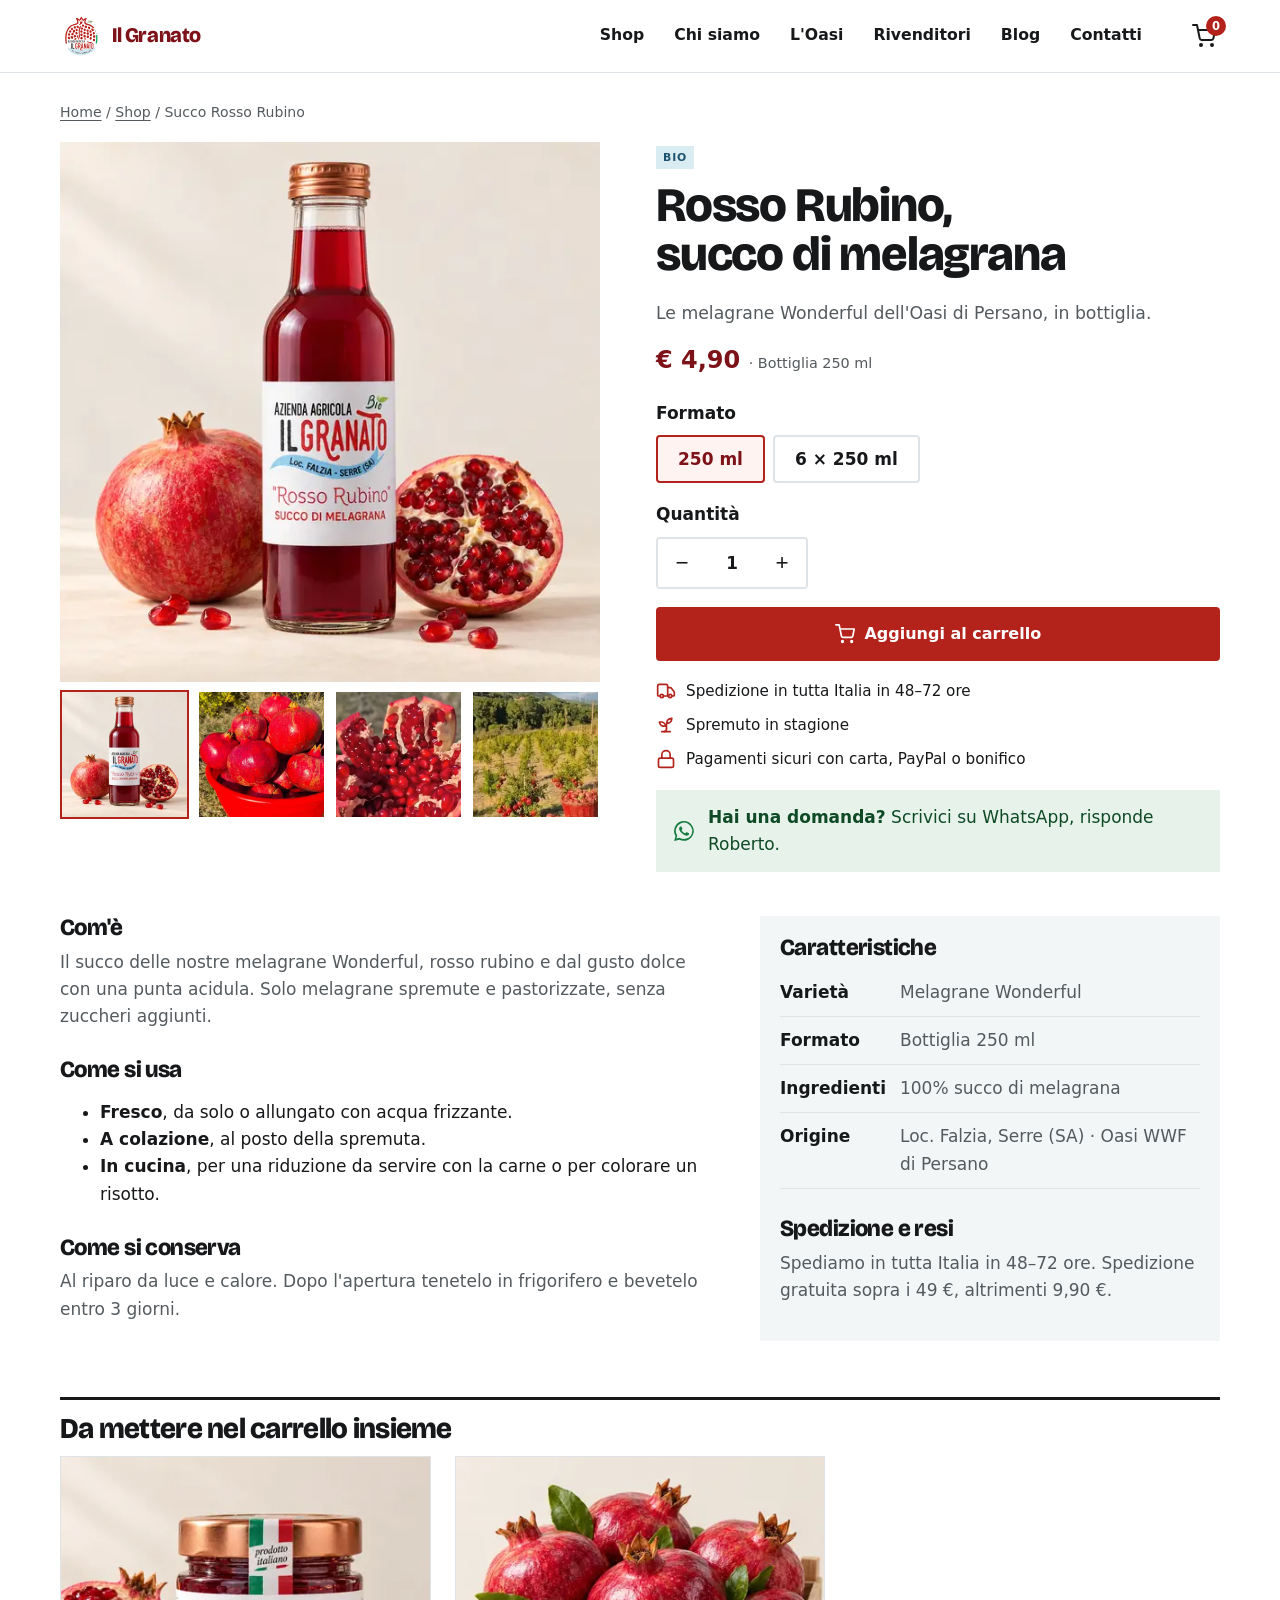
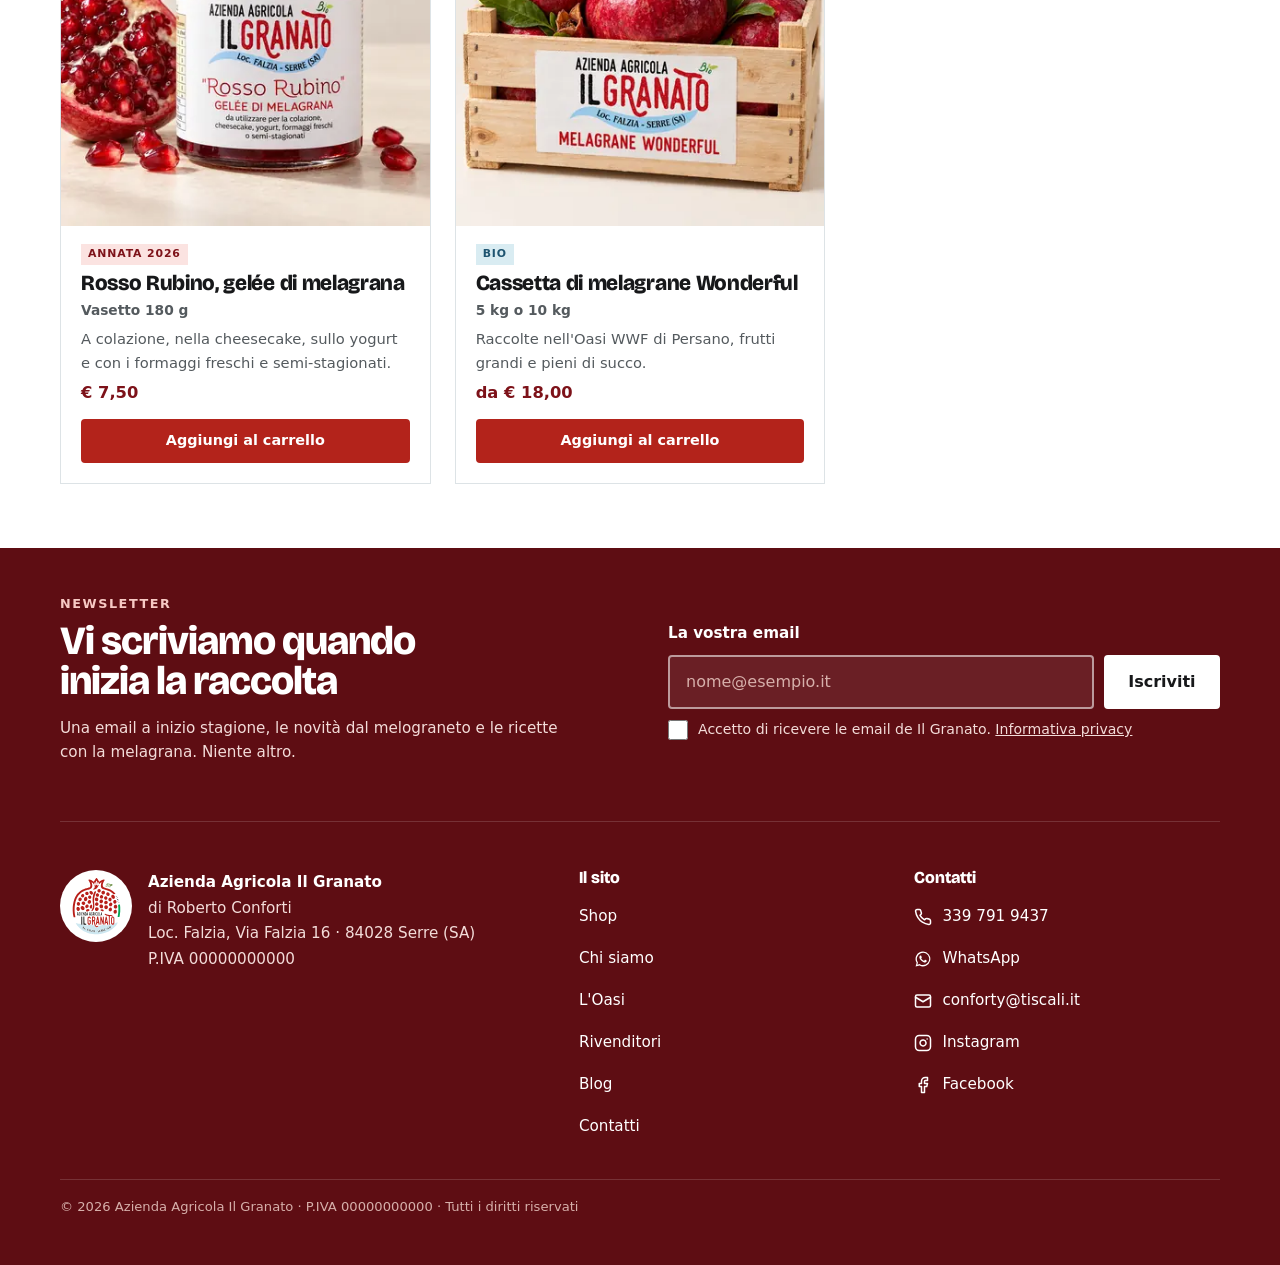
<file: succo-rosso-rubino.html>
<!doctype html>
<html lang="it">
<head>
  <meta charset="utf-8">
  <meta name="viewport" content="width=device-width, initial-scale=1">
  <title>Rosso Rubino, succo di melagrana · Il Granato</title>
  <meta name="description" content="Succo di melagrana Rosso Rubino dell&#x27;Azienda Agricola Il Granato, dalle melagrane Wonderful dell&#x27;Oasi WWF di Persano (Serre, SA).">
  <!-- BOZZA: rimuovere noindex alla messa online -->
  <meta name="robots" content="noindex, nofollow">
  <!-- Dominio definitivo da scegliere (il vecchio aziendaagricolailgranato.com è scaduto) -->
  <link rel="canonical" href="https://fraspin02.github.io/il-granato-bozza/succo-rosso-rubino.html">
  <meta name="theme-color" content="#7D1219">
  <meta property="og:type" content="product">
  <meta property="og:locale" content="it_IT">
  <meta property="og:site_name" content="Azienda Agricola Il Granato">
  <meta property="og:title" content="Rosso Rubino, succo di melagrana · Il Granato">
  <meta property="og:description" content="Succo di melagrana Rosso Rubino dell&#x27;Azienda Agricola Il Granato, dalle melagrane Wonderful dell&#x27;Oasi WWF di Persano (Serre, SA).">
  <meta property="og:url" content="https://fraspin02.github.io/il-granato-bozza/succo-rosso-rubino.html">
  <meta property="og:image" content="https://fraspin02.github.io/il-granato-bozza/img/packshot-succo-900.webp">
  <meta name="twitter:card" content="summary_large_image">
  <link rel="icon" href="img/logo.svg" type="image/svg+xml">
  <link rel="preload" as="image" type="image/webp" fetchpriority="high" imagesrcset="img/packshot-succo-600.webp 600w, img/packshot-succo-900.webp 900w" imagesizes="(min-width: 960px) 540px, 100vw">
  <link rel="preload" href="fonts/bricolage-800.woff2" as="font" type="font/woff2" crossorigin>
  <style id="css">@font-face { font-family: "Bricolage"; src: url(fonts/bricolage-800.woff2) format("woff2"); font-weight: 800; font-display: swap; }:root {--granato: #7D1219;--granato-2: #5E0D13;--rosso: #C42A21;--rosso-2: #B3231B;--rosa: #F7C9C4;--sele: #D9ECF2;--sele-2: #1E5470;--bianco: #FFFFFF;--grigio-0: #F3F6F7;--linea: #DDE3E6;--ink: #17181A;--ink-2: #545A5E;--wa: #157A3E;--display: "Bricolage", "Arial Black", system-ui, sans-serif;--sans: system-ui, -apple-system, "Segoe UI", Roboto, "Helvetica Neue", Arial, sans-serif;}*, *::before, *::after { box-sizing: border-box; }html { -webkit-text-size-adjust: 100%; scroll-behavior: smooth; scroll-padding-top: 72px; }body { margin: 0; background: var(--bianco); color: var(--ink); font: 400 1.0625rem/1.6 var(--sans); }img { display: block; max-width: 100%; height: auto; }a { color: inherit; }svg { flex-shrink: 0; }h1, h2, h3 { font-family: var(--display); font-weight: 800; line-height: 1.02; letter-spacing: -.025em; margin: 0 0 .45em; text-wrap: balance; }h1 { font-size: clamp(2.5rem, 10.5vw, 4.6rem); }h2 { font-size: clamp(1.9rem, 7vw, 3.1rem); }h3 { font-size: 1.35rem; letter-spacing: -.015em; line-height: 1.1; }p { margin: 0 0 1em; }.wrap { width: min(100% - 32px, 1160px); margin-inline: auto; }.wrap--narrow { width: min(100% - 32px, 760px); }.sr { position: absolute; width: 1px; height: 1px; overflow: hidden; clip: rect(0 0 0 0); white-space: nowrap; }.skip { position: absolute; left: -999px; top: 8px; z-index: 60; background: var(--ink); color: #fff; padding: 8px 14px; }.skip:focus { left: 8px; }:focus-visible { outline: 3px solid var(--rosso); outline-offset: 3px; }.btn { display: inline-flex; align-items: center; justify-content: center; gap: .6em; min-height: 54px; padding: .85em 1.4em; border: 2px solid var(--rosso-2); border-radius: 4px; background: var(--rosso-2); color: #fff; font: 700 1rem/1.2 var(--sans); text-decoration: none; cursor: pointer; transition: background-color .2s, color .2s, border-color .2s, transform .15s; }.btn:hover { background: var(--granato); border-color: var(--granato); }.btn:active { transform: translateY(1px); }.btn--wa { background: var(--wa); border-color: var(--wa); }.btn--wa:hover { background: #0F5F30; border-color: #0F5F30; }.btn--light { background: #fff; border-color: #fff; color: var(--ink); }.btn--light:hover { background: var(--rosa); border-color: var(--rosa); color: var(--ink); }.btn--light .ico-wa { color: var(--wa); }.btn--light .ico-cart { color: var(--rosso-2); }.btn--line { background: transparent; border-color: rgb(255 255 255 / .7); color: #fff; }.btn--line:hover { background: #fff; color: var(--granato); border-color: #fff; }.btn--line-dark { background: transparent; border-color: var(--ink); color: var(--ink); margin-top: 28px; }.btn--line-dark:hover { background: var(--ink); color: #fff; border-color: var(--ink); }.btn--sm { min-height: 44px; padding: .55em .8em; font-size: .9rem; width: 100%; }.cta-row { display: flex; flex-wrap: wrap; gap: 12px; }.link { display: inline-flex; align-items: center; gap: .4em; font-weight: 700; color: var(--rosso-2); text-underline-offset: 4px; }.top { position: sticky; top: 0; z-index: 30; background: rgb(255 255 255 / .96); backdrop-filter: blur(8px); border-bottom: 1px solid var(--linea); }.top__in { display: grid; grid-template-columns: 48px 1fr 48px; align-items: center; min-height: 64px; }.burger { display: grid; place-items: center; width: 48px; height: 48px; margin-left: -10px; border: 0; background: none; color: var(--ink); cursor: pointer; border-radius: 4px; }.burger:hover { background: var(--grigio-0); }.brand { justify-self: center; display: flex; align-items: center; gap: 10px; text-decoration: none; }.brand span { font: 800 1.3rem/1 var(--display); letter-spacing: -.02em; color: var(--granato); }.nav { display: none; }.cart { justify-self: end; position: relative; display: grid; place-items: center; width: 48px; height: 48px; margin-right: -8px; color: var(--ink); border-radius: 4px; }.cart:hover { background: var(--grigio-0); }.cart__n { position: absolute; top: 4px; right: 2px; min-width: 20px; height: 20px; padding: 0 5px; border-radius: 10px; background: var(--rosso-2); color: #fff; font: 700 .72rem/20px var(--sans); text-align: center; }.cart.bump .cart__n { animation: bump .35s ease; }@keyframes bump { 50% { transform: scale(1.35); } }.drawer { position: fixed; inset: 0; width: 100vw; max-width: none; height: 100vh; height: 100dvh; max-height: none; margin: 0; padding: 0; border: 0; overflow-y: auto; overscroll-behavior: contain; background: var(--granato); color: #fff; }.drawer::backdrop { background: rgb(23 24 26 / .5); }.drawer[open] { animation: drawer-in .28s cubic-bezier(.2,.8,.2,1); }@keyframes drawer-in { from { opacity: 0; transform: translateX(-24px); } }.drawer__in { min-height: 100vh; min-height: 100dvh; display: flex; flex-direction: column; padding: 16px 20px calc(24px + env(safe-area-inset-bottom)); }.drawer__head { display: flex; align-items: center; justify-content: space-between; }.drawer__head img { background: #fff; border-radius: 50%; padding: 4px; }.drawer__x { display: grid; place-items: center; width: 52px; height: 52px; border: 2px solid rgb(255 255 255 / .35); border-radius: 50%; background: none; color: #fff; cursor: pointer; }.drawer__x:hover { background: rgb(255 255 255 / .12); }.drawer__in > nav { flex: 1; }.drawer__list { list-style: none; margin: 20px 0; padding: 0; }.drawer__list a { display: flex; align-items: baseline; gap: 14px; padding: 10px 0; border-bottom: 1px solid rgb(255 255 255 / .16); text-decoration: none; font: 800 clamp(1.7rem, 8.2vw, 2.8rem)/1.1 var(--display); letter-spacing: -.02em; }.drawer__list a:hover { color: var(--rosa); }.drawer__n { font: 600 .8rem/1 var(--sans); letter-spacing: .1em; color: var(--rosa); min-width: 22px; }.drawer__foot { display: grid; gap: 12px; padding-top: 18px; border-top: 1px solid rgb(255 255 255 / .16); font-size: 1rem; }.drawer__foot a, .drawer__foot p { display: flex; align-items: center; gap: 10px; margin: 0; color: #fff; }.drawer__foot a { font-weight: 700; text-decoration: none; min-height: 44px; }.drawer__foot p { color: #F3DCD9; }.drawer__foot svg { color: var(--rosa); }html.menu-aperto, html.menu-aperto body { overflow: hidden; }.hero { background: var(--granato); color: #fff; overflow: hidden; }.hero__in { display: grid; gap: 32px; padding: 32px 0 40px; }.chip { display: inline-flex; align-items: center; gap: 8px; margin-bottom: 20px; padding: 6px 12px; border: 1px solid rgb(255 255 255 / .35); border-radius: 4px; font-size: .88rem; font-weight: 600; color: var(--rosa); }.dot { width: 9px; height: 9px; border-radius: 50%; background: #FF6B5E; box-shadow: 0 0 0 4px rgb(255 107 94 / .25); }.hero h1 { color: #fff; }.hero .lead { color: #F3DCD9; font-size: 1.12rem; max-width: 34em; margin-bottom: 26px; }.hero__pic { position: relative; margin: 0 auto; width: min(78vw, 460px); }.hero__pic::before { content: ""; position: absolute; inset: -14px; border-radius: 50%; background: radial-gradient(circle, rgb(255 255 255 / .28) 0 3px, transparent 4px) 0 0 / 16px 16px;-webkit-mask: radial-gradient(circle, transparent 66%, #000 67%); mask: radial-gradient(circle, transparent 66%, #000 67%); }.hero__tondo { position: relative; width: 100%; aspect-ratio: 1; object-fit: cover; border-radius: 50%; }.hero__logo { position: absolute; right: -6px; bottom: 2%; width: 30%; background: #fff; border-radius: 50%; padding: 6px; box-shadow: 0 8px 24px rgb(0 0 0 / .25); }.ticker { list-style: none; margin: 0; padding: 14px 16px; display: grid; grid-template-columns: 1fr 1fr; gap: 10px 16px; background: var(--granato-2); color: #F3DCD9; font-size: .88rem; font-weight: 600; }.ticker li { display: flex; align-items: center; gap: 8px; }.ticker svg { color: var(--rosa); }.sec { padding: 64px 0; }.sec--sele { background: var(--sele); }.sec--grey { background: var(--grigio-0); }.sec__head { display: grid; grid-template-columns: auto 1fr; gap: 14px; align-items: start; margin-bottom: 30px; border-top: 3px solid var(--ink); padding-top: 14px; }.num { font: 800 1rem/1 var(--display); color: var(--rosso-2); margin: .45em 0 0; }.sec__lead { color: var(--ink-2); font-size: 1.08rem; max-width: 38em; margin: 0; }.kicker { font: 700 .82rem/1.3 var(--sans); letter-spacing: .12em; text-transform: uppercase; color: var(--rosso-2); margin-bottom: 8px; }.oasi { display: grid; gap: 26px; }.oasi__txt p { color: #2B3A40; }.stats { display: grid; grid-template-columns: repeat(3, 1fr); margin: 24px 0 0; border-top: 1px solid rgb(30 84 112 / .3); }.stats div { padding: 14px 8px 0 0; }.stats dt { font: 800 clamp(1.8rem, 8.5vw, 3rem)/1 var(--display); color: var(--granato); letter-spacing: -.03em; }.stats dd { margin: 6px 0 0; font-size: .86rem; color: var(--sele-2); line-height: 1.35; }.cartello { margin: 0; }.cartello img { width: 100%; }.cartello figcaption { margin-top: 8px; font-size: .86rem; color: var(--sele-2); }.quote { margin: 36px 0 0; display: grid; grid-template-columns: 92px 1fr; gap: 18px; align-items: center; }.quote img { width: 92px; height: 92px; object-fit: cover; object-position: top; border-radius: 50%; }.quote blockquote { margin: 0; }.quote p { font: 800 clamp(1.15rem, 4.6vw, 1.6rem)/1.25 var(--display); letter-spacing: -.015em; color: var(--granato); margin-bottom: .4em; }.quote footer { font-size: .9rem; color: var(--sele-2); font-weight: 600; }.b2b { background: var(--ink); color: #fff; padding: 24px 20px 28px; }.b2b .sec__head { border-top-color: var(--rosso); }.b2b .num, .b2b .kicker { color: #FF8A80; }.b2b h2 { color: #fff; }.b2b__body > p { color: #D5D9DB; }.ticks { list-style: none; padding: 0; margin: 0 0 26px; display: grid; gap: 12px; }.ticks li { display: flex; gap: 10px; align-items: flex-start; }.ticks svg { color: #FF8A80; margin-top: 3px; }.grid-shop { display: grid; gap: 14px; }.pcard { position: relative; background: #fff; border: 1px solid var(--linea); display: grid; grid-template-columns: 42% 1fr; }.pcard__img { position: relative; display: block; aspect-ratio: 1; overflow: hidden; background: #EFE9E3; }.pcard__img img { width: 100%; height: 100%; object-fit: cover; transition: transform .5s ease; }@media (max-width: 599px) { .pcard__img { aspect-ratio: auto; min-height: 100%; } .pcard__img img { position: absolute; inset: 0; } }.pcard:hover .pcard__img img { transform: scale(1.04); }.pcard__b { padding: 12px 14px; display: flex; flex-direction: column; gap: 4px; }.pcard h3 { font-size: 1.1rem; line-height: 1.12; margin: 2px 0 0; }.pcard h3 a { text-decoration: none; }.pcard h3 a::after { content: ""; position: absolute; inset: 0; }.pcard h3 a:hover { color: var(--rosso-2); }.fmt { font-size: .86rem; font-weight: 700; color: var(--ink-2); margin: 0; }.pdesc { display: none; font-size: .92rem; color: var(--ink-2); margin: 2px 0 0; }.price { font: 700 1.02rem/1.4 var(--sans); color: var(--granato); margin: 4px 0 10px; }.pcard .btn { position: relative; z-index: 1; margin-top: auto; }.tag { align-self: flex-start; font: 700 .68rem/1 var(--sans); letter-spacing: .08em; text-transform: uppercase; padding: 5px 7px; background: var(--sele); color: var(--sele-2); }.tag--new { background: #FBE3E1; color: var(--granato); }.assure { list-style: none; padding: 0; margin: 26px 0 6px; display: grid; gap: 10px; }.assure li { display: flex; align-items: center; gap: 10px; font-weight: 600; }.assure svg { color: var(--rosso-2); }.assure__note { font-size: .86rem; margin: 0; }.posts { display: grid; gap: 26px; }.post { display: grid; gap: 12px; align-content: start; }.post__img { display: block; aspect-ratio: 3 / 2; overflow: hidden; background: var(--grigio-0); }.post__img img { width: 100%; height: 100%; object-fit: cover; transition: transform .4s ease; }.post:hover .post__img img { transform: scale(1.04); }.post__meta { font-size: .84rem; color: var(--ink-2); margin: 0 0 6px; }.post__meta span { font-weight: 700; color: var(--rosso-2); text-transform: uppercase; letter-spacing: .08em; font-size: .76rem; }.post h3 { font-size: 1.3rem; margin-bottom: .35em; }.post h3 a { text-decoration: none; }.post h3 a:hover { color: var(--rosso-2); }.post p { color: var(--ink-2); font-size: .97rem; margin: 0; }@media (max-width: 599px) {.posts:not(.posts--all) .post { grid-template-columns: 112px 1fr; gap: 14px; }.posts:not(.posts--all) .post__img { width: 112px; height: 112px; aspect-ratio: auto; }.posts:not(.posts--all) .post h3 { font-size: 1.1rem; }.posts:not(.posts--all) .post p:last-child { display: none; }}.visit { background: var(--granato); color: #fff; padding: 48px 0; }.visit__in { display: grid; gap: 22px; }.visit h2 { color: #fff; }.visit p { color: #F3DCD9; margin: 0; }.pagehead { background: var(--granato); color: #fff; padding: 28px 0 40px; }.pagehead h1 { color: #fff; }.pagehead .lead { color: #F3DCD9; font-size: 1.12rem; max-width: 36em; margin: 0; }.crumbs { font-size: .88rem; color: var(--ink-2); margin-bottom: 18px; }.crumbs a { text-underline-offset: 3px; }.crumbs--light { color: var(--rosa); }.article__head { background: var(--granato); color: #fff; padding: 26px 0 36px; }.article__head h1 { color: #fff; font-size: clamp(2.1rem, 8.5vw, 3.6rem); margin: 0; }.post__meta--light { color: #F3DCD9; }.post__meta--light span { color: var(--rosa); }.article__img { width: 100%; aspect-ratio: 16 / 9; margin: 24px 0; object-fit: cover; }.prose { font-size: 1.1rem; line-height: 1.7; }.prose h2 { font-size: 1.6rem; margin: 1.4em 0 .4em; }.prose ol, .prose ul { padding-left: 1.2em; }.prose li { margin-bottom: .6em; }.article__src { font-size: .9rem; color: var(--ink-2); }.article__cta { margin: 32px 0 0; padding: 20px; border-left: 4px solid var(--rosso-2); background: var(--grigio-0); display: grid; gap: 14px; }.article__cta p { margin: 0; }.h-more { font-size: 1.8rem; border-top: 3px solid var(--ink); padding-top: 14px; }.contact { display: grid; gap: 32px; }.contact__cards { display: grid; gap: 10px; align-content: start; }.ccard { display: flex; gap: 14px; align-items: flex-start; padding: 18px; border: 1px solid var(--linea); text-decoration: none; transition: border-color .2s, background-color .2s; }.ccard:hover { border-color: var(--rosso-2); background: #FFF8F7; }.ccard svg { color: var(--rosso-2); margin-top: 2px; }.ccard span { display: grid; gap: 2px; font-size: 1.02rem; }.ccard b { font: 800 1.15rem/1.1 var(--display); letter-spacing: -.01em; }.ccard small { color: var(--ink-2); font-size: .88rem; }.ccard--wa { background: var(--wa); border-color: var(--wa); color: #fff; }.ccard--wa svg, .ccard--wa small { color: #DDF2E4; }.ccard--wa:hover { background: #0F5F30; border-color: #0F5F30; }.form { display: grid; gap: 8px; padding: 22px 20px; background: var(--grigio-0); align-content: start; }.form h2 { font-size: 1.7rem; margin: 0; }.form__hint { color: var(--ink-2); font-size: .95rem; }.form > label { font-weight: 700; margin-top: 6px; }.form input:not([type=radio]), .form textarea { width: 100%; min-height: 50px; padding: 12px 14px; border: 1.5px solid #8E999F; border-radius: 4px; font: 1rem/1.4 var(--sans); background: #fff; color: var(--ink); }.form input:focus, .form textarea:focus { outline: 3px solid var(--rosso); outline-offset: 1px; border-color: var(--ink); }.form .opts { margin: 8px 0 0; }.form .btn { margin-top: 12px; }.hours { display: grid; gap: 24px; align-items: center; }.hours img { width: 100%; }.about__txt p { color: var(--ink-2); font-size: 1.08rem; }.about__txt .link { margin-top: 6px; }.values { list-style: none; margin: 0; padding: 0; display: grid; gap: 28px; }.values li { border-top: 3px solid var(--rosso-2); padding-top: 16px; }.values svg { display: block; color: var(--rosso-2); margin-bottom: 10px; }.values h3 { margin-bottom: .35em; }.values p { color: var(--ink-2); margin: 0; }.specs__dl { margin: 0; }.specs__dl div { display: grid; grid-template-columns: 150px 1fr; gap: 10px; padding: 12px 0; border-bottom: 1px solid rgb(30 84 112 / .25); }.specs__dl dt { font-weight: 700; }.specs__dl dd { margin: 0; }.pdp { padding: 16px 0 64px; }.pdp__top { display: grid; gap: 24px; }.gallery { margin-inline: -16px; }.gallery { position: relative; }.gallery__main { width: 100%; aspect-ratio: 1; object-fit: cover; background: #EFE9E3; }.thumbs { display: grid; grid-template-columns: repeat(4, 1fr); gap: 8px; margin: 8px 16px 0; }.thumbs button { padding: 0; border: 2px solid transparent; overflow: hidden; background: none; cursor: pointer; aspect-ratio: 1; }.thumbs button[aria-pressed="true"] { border-color: var(--rosso-2); }.thumbs img { width: 100%; height: 100%; object-fit: cover; }.buy h1 { font-size: clamp(2.1rem, 8vw, 3rem); margin-top: 12px; }.buy__sub { color: var(--ink-2); font-size: 1.08rem; }.buy__price { font: 700 1.5rem/1.3 var(--sans); color: var(--granato); }.buy__price small { font-size: .9rem; font-weight: 500; color: var(--ink-2); }.opts { border: 0; padding: 0; margin: 0 0 18px; display: flex; flex-wrap: wrap; gap: 8px; }.opts legend { font-weight: 700; margin-bottom: 8px; padding: 0; }.opts input { position: absolute; opacity: 0; width: 1px; height: 1px; }.opts span { display: inline-flex; align-items: center; min-height: 48px; padding: 0 20px; border: 2px solid var(--linea); border-radius: 4px; background: #fff; font-weight: 700; cursor: pointer; }.opts input:checked + span { border-color: var(--rosso-2); color: var(--granato); background: #FFF3F2; }.opts input:focus-visible + span { outline: 3px solid var(--rosso); outline-offset: 2px; }.opts--sm span { min-height: 44px; padding: 0 14px; font-size: .95rem; }.qty { margin-bottom: 18px; }.qty label { display: block; font-weight: 700; margin-bottom: 8px; }.qty__ctl { display: inline-flex; border: 2px solid var(--linea); border-radius: 4px; overflow: hidden; }.qty__ctl button { width: 48px; height: 48px; border: 0; background: #fff; font-size: 1.4rem; cursor: pointer; color: var(--ink); }.qty__ctl button:hover { background: var(--grigio-0); }.qty__ctl input { width: 52px; border: 0; text-align: center; font: 700 1.05rem var(--sans); color: var(--ink); -moz-appearance: textfield; }.qty__ctl input::-webkit-inner-spin-button { -webkit-appearance: none; }.buy__bar { position: fixed; left: 0; right: 0; bottom: 0; z-index: 25; display: flex; align-items: center; gap: 12px; justify-content: space-between; padding: 10px 16px calc(10px + env(safe-area-inset-bottom)); background: #fff; border-top: 1px solid var(--linea); box-shadow: 0 -6px 20px rgb(23 24 26 / .08); }.buy__bar-price { margin: 0; font: 700 1rem/1.25 var(--sans); color: var(--granato); display: flex; flex-direction: column; }.buy__bar-price small { font-size: .8rem; font-weight: 500; color: var(--ink-2); }.buy__bar .btn { flex: 1; max-width: 250px; }.buy__assure { list-style: none; padding: 0; margin: 4px 0 18px; display: grid; gap: 10px; font-size: .95rem; }.buy__assure li { display: flex; align-items: center; gap: 10px; flex-wrap: wrap; }.buy__assure svg { color: var(--rosso-2); }.ask { display: flex; gap: 12px; align-items: center; padding: 14px 16px; background: #E7F3EA; color: #0F4A26; text-decoration: none; }.ask svg { color: var(--wa); }.ask:hover { background: #D8ECDE; }.pdp__body { display: grid; gap: 28px; margin-top: 44px; }.desc h2, .specs h2 { font-size: 1.45rem; margin: 1.2em 0 .4em; }.desc h2:first-child, .specs h2:first-child { margin-top: 0; }.desc p, .specs p { color: var(--ink-2); }.specs { background: var(--grigio-0); padding: 20px; }.specs dl { margin: 0; }.specs dl div { display: grid; grid-template-columns: 110px 1fr; gap: 10px; padding: 10px 0; border-bottom: 1px solid var(--linea); }.specs dt { font-weight: 700; }.specs dd { margin: 0; color: var(--ink-2); }.related { margin-top: 56px; }.related h2 { font-size: 1.8rem; border-top: 3px solid var(--ink); padding-top: 14px; }.has-bar .foot { padding-bottom: 110px; }.has-bar .toast { bottom: 96px; }.news { display: grid; gap: 20px; padding: 0 0 40px; margin-bottom: 40px; border-bottom: 1px solid rgb(255 255 255 / .15); }.news__k { font: 700 .8rem/1.3 var(--sans); letter-spacing: .12em; text-transform: uppercase; color: var(--rosa); margin-bottom: 8px; }.news h2 { color: #fff; font-size: clamp(1.7rem, 6.5vw, 2.5rem); margin-bottom: .35em; }.news__txt p:last-child { margin: 0; color: #F3DCD9; max-width: 34em; }.news__form { display: grid; gap: 10px; align-content: start; }.news__form > label:first-child { font-weight: 700; color: #fff; }.news__row { display: grid; gap: 10px; }.news__row input { width: 100%; min-height: 54px; padding: 12px 16px; border: 2px solid rgb(255 255 255 / .55); border-radius: 4px; background: rgb(255 255 255 / .08); color: #fff; font: 1rem/1.4 var(--sans); }.news__row input::placeholder { color: #D6AFAA; }.news__row input:focus { outline: 3px solid var(--rosa); outline-offset: 1px; border-color: #fff; }.news__ok { display: flex; gap: 10px; align-items: flex-start; font-size: .88rem; color: #F3DCD9; line-height: 1.45; }.news__ok input { width: 20px; height: 20px; margin: 1px 0 0; accent-color: var(--rosa); flex-shrink: 0; }.foot { background: var(--granato-2); color: #F3DCD9; padding: 48px 0 110px; font-size: .95rem; }.foot__grid { display: grid; gap: 30px; }.foot__brand { display: flex; gap: 16px; align-items: flex-start; }.foot__brand img { background: #fff; border-radius: 50%; padding: 5px; width: 72px; height: 72px; }.foot__brand b { color: #fff; }.foot__brand p { margin: 0; line-height: 1.7; }.foot__col { display: grid; gap: 2px; align-content: start; }.foot__t { font: 800 1.05rem/1 var(--display); color: #fff; margin: 0 0 8px; }.foot__col a { display: inline-flex; align-items: center; gap: 10px; min-height: 40px; text-decoration: none; color: #fff; }.foot__col a:hover { color: var(--rosa); }.foot__note { font-size: .82rem; color: #D6AFAA; margin: 32px 0 0; padding-top: 16px; border-top: 1px solid rgb(255 255 255 / .15); }.toast { position: fixed; left: 50%; bottom: 88px; transform: translateX(-50%); z-index: 40; background: var(--ink); color: #fff; padding: 12px 18px; font-weight: 600; font-size: .95rem; max-width: calc(100vw - 32px); }@media (min-width: 600px) {.values { grid-template-columns: 1fr 1fr; }.grid-shop { grid-template-columns: repeat(3, 1fr); gap: 14px; }.pcard { grid-template-columns: 1fr; }.pdesc { display: block; }.posts { grid-template-columns: repeat(3, 1fr); }.posts--all { grid-template-columns: repeat(2, 1fr); gap: 36px 24px; }.quote { grid-template-columns: 130px 1fr; }.quote img { width: 130px; height: 130px; }.b2b { padding: 36px; }}@media (min-width: 960px) {.top__in { grid-template-columns: auto 1fr auto; gap: 24px; min-height: 72px; }.burger { display: none; }.brand { justify-self: start; }.nav { display: flex; gap: 2px; justify-self: end; }.nav a { padding: 10px 14px; text-decoration: none; font-weight: 600; font-size: .98rem; border-bottom: 2px solid transparent; }.nav a:hover, .nav a[aria-current] { border-bottom-color: var(--rosso-2); }.hero__in { grid-template-columns: 1.15fr 1fr; align-items: center; gap: 56px; padding: 64px 0 72px; }.hero__pic { width: 460px; margin-right: 0; }.ticker { display: flex; justify-content: center; gap: 48px; font-size: .95rem; }.sec { padding: 104px 0; }.sec__head { grid-template-columns: 90px 1fr; margin-bottom: 44px; }.num { font-size: 1.3rem; }.oasi { grid-template-columns: 1fr 1.1fr; gap: 56px; align-items: start; }.quote { max-width: 860px; margin-top: 56px; }.b2b { display: grid; grid-template-columns: 1fr 1fr; gap: 56px; padding: 56px; }.b2b .sec__head { margin: 0; grid-template-columns: 60px 1fr; }.grid-shop { gap: 24px; }.posts--all { grid-template-columns: repeat(3, 1fr); }.pcard__b { padding: 18px 20px 20px; }.pcard h3 { font-size: 1.35rem; }.visit__in { grid-template-columns: 1.3fr 1fr; align-items: center; }.visit .cta-row { justify-content: flex-end; }.contact { grid-template-columns: 1fr 1fr; gap: 48px; }.hours { grid-template-columns: 1.2fr 1fr; gap: 56px; }.values { grid-template-columns: repeat(4, 1fr); gap: 32px; }.pdp { padding-top: 28px; }.pdp__top { grid-template-columns: 540px 1fr; gap: 56px; align-items: start; }.gallery { margin: 0; }.thumbs { margin: 8px 0 0; }.buy { position: sticky; top: 96px; }.buy__bar { position: static; padding: 0; background: none; border: 0; box-shadow: none; margin-bottom: 18px; }.buy__bar-price { display: none; }.buy__bar .btn { max-width: none; }.has-bar .foot { padding-bottom: 48px; }.has-bar .toast { bottom: 24px; }.pdp__body { grid-template-columns: 1.4fr 1fr; gap: 56px; align-items: start; }.foot { padding-bottom: 48px; }.foot__grid { grid-template-columns: 1.6fr 1fr 1fr; }.news { grid-template-columns: 1fr 1fr; gap: 56px; align-items: center; padding-bottom: 56px; margin-bottom: 48px; }.news__row { grid-template-columns: 1fr auto; }}@media (prefers-reduced-motion: reduce) {html { scroll-behavior: auto; }*, *::before, *::after { transition: none !important; animation: none !important; }}</style>
  <script type="application/ld+json">{
 "@context": "https://schema.org",
 "@type": "Product",
 "name": "Rosso Rubino, succo di melagrana",
 "image": [
  "https://fraspin02.github.io/il-granato-bozza/img/packshot-succo-900.webp"
 ],
 "brand": {
  "@type": "Brand",
  "name": "Il Granato"
 },
 "description": "Succo di melagrana Rosso Rubino dell'Azienda Agricola Il Granato, dalle melagrane Wonderful dell'Oasi WWF di Persano (Serre, SA).",
 "countryOfOrigin": "IT",
 "manufacturer": {
  "@id": "https://fraspin02.github.io/il-granato-bozza/#azienda"
 }
}</script>
</head><body class="has-bar">
<svg width="0" height="0" style="position:absolute" aria-hidden="true">
  <symbol id="i-wa" viewBox="0 0 24 24"><path fill="currentColor" d="M12.04 2a9.9 9.9 0 0 0-8.5 15l-1.4 5.1 5.24-1.37A9.9 9.9 0 1 0 12.04 2Zm0 18.1a8.2 8.2 0 0 1-4.18-1.15l-.3-.18-3.1.82.83-3.03-.2-.31a8.22 8.22 0 1 1 6.95 3.85Zm4.5-6.15c-.25-.12-1.46-.72-1.69-.8-.23-.09-.39-.13-.55.12-.17.25-.64.8-.78.96-.15.17-.29.19-.54.06a6.7 6.7 0 0 1-3.32-2.9c-.25-.43.25-.4.72-1.33.08-.16.04-.3-.02-.43l-.74-1.8c-.2-.47-.4-.4-.55-.41h-.47a.9.9 0 0 0-.65.3 2.74 2.74 0 0 0-.86 2.04 4.77 4.77 0 0 0 1 2.53 10.9 10.9 0 0 0 4.18 3.7c1.55.67 2.16.73 2.94.61.47-.07 1.46-.6 1.66-1.17.2-.58.2-1.07.15-1.17-.06-.1-.22-.17-.47-.29Z"/></symbol>
  <symbol id="i-phone" viewBox="0 0 24 24"><path fill="none" stroke="currentColor" stroke-width="2" stroke-linecap="round" stroke-linejoin="round" d="M22 16.9v3a2 2 0 0 1-2.2 2 19.8 19.8 0 0 1-8.6-3.1 19.5 19.5 0 0 1-6-6A19.8 19.8 0 0 1 2.1 4.2 2 2 0 0 1 4.1 2h3a2 2 0 0 1 2 1.7c.1.9.4 1.8.7 2.7a2 2 0 0 1-.5 2.1L8 9.8a16 16 0 0 0 6 6l1.3-1.3a2 2 0 0 1 2.1-.4c.9.3 1.8.6 2.7.7a2 2 0 0 1 1.7 2Z"/></symbol>
  <symbol id="i-cart" viewBox="0 0 24 24"><g fill="none" stroke="currentColor" stroke-width="2" stroke-linecap="round" stroke-linejoin="round"><circle cx="9" cy="21" r="1"/><circle cx="20" cy="21" r="1"/><path d="M1 1h4l2.7 13.4a2 2 0 0 0 2 1.6h9.7a2 2 0 0 0 2-1.6L23 6H6"/></g></symbol>
  <symbol id="i-leaf" viewBox="0 0 24 24"><g fill="none" stroke="currentColor" stroke-width="2" stroke-linecap="round" stroke-linejoin="round"><path d="M11 20A7 7 0 0 1 9.8 6.1C15.5 5 17 4.5 19 2c1 2 2 4.2 2 8 0 5.5-4.8 10-10 10Z"/><path d="M2 21c0-3 1.9-5.4 5.1-6"/></g></symbol>
  <symbol id="i-pin" viewBox="0 0 24 24"><g fill="none" stroke="currentColor" stroke-width="2" stroke-linecap="round" stroke-linejoin="round"><path d="M20 10c0 6-8 12-8 12s-8-6-8-12a8 8 0 0 1 16 0Z"/><circle cx="12" cy="10" r="3"/></g></symbol>
  <symbol id="i-truck" viewBox="0 0 24 24"><g fill="none" stroke="currentColor" stroke-width="2" stroke-linecap="round" stroke-linejoin="round"><path d="M14 18V6a2 2 0 0 0-2-2H4a2 2 0 0 0-2 2v11a1 1 0 0 0 1 1h2"/><path d="M15 18H9"/><path d="M19 18h2a1 1 0 0 0 1-1v-3.6a1 1 0 0 0-.2-.6l-3.5-4.4A1 1 0 0 0 17.5 8H14"/><circle cx="17" cy="18" r="2"/><circle cx="7" cy="18" r="2"/></g></symbol>
  <symbol id="i-lock" viewBox="0 0 24 24"><g fill="none" stroke="currentColor" stroke-width="2" stroke-linecap="round" stroke-linejoin="round"><rect x="3" y="11" width="18" height="11" rx="2"/><path d="M7 11V7a5 5 0 0 1 10 0v4"/></g></symbol>
  <symbol id="i-sprout" viewBox="0 0 24 24"><g fill="none" stroke="currentColor" stroke-width="2" stroke-linecap="round" stroke-linejoin="round"><path d="M7 20h10"/><path d="M10 20c5.5-2.5.8-6.4 3-10"/><path d="M9.5 9.4c1.1.8 1.8 2.2 2.3 3.7-2 .4-3.5.4-4.8-.3-1.2-.6-2.3-1.9-3-4.2 2.8-.5 4.4 0 5.5.8Z"/><path d="M14.1 6a7 7 0 0 0-1.1 4c1.9-.1 3.3-.6 4.3-1.4 1-1 1.6-2.3 1.7-4.6-2.7.1-4 1-4.9 2Z"/></g></symbol>
  <symbol id="i-check" viewBox="0 0 24 24"><path fill="none" stroke="currentColor" stroke-width="2.4" stroke-linecap="round" stroke-linejoin="round" d="M20 6 9 17l-5-5"/></symbol>
  <symbol id="i-arrow" viewBox="0 0 24 24"><path fill="none" stroke="currentColor" stroke-width="2" stroke-linecap="round" stroke-linejoin="round" d="M5 12h14M12 5l7 7-7 7"/></symbol>
  <symbol id="i-ig" viewBox="0 0 24 24"><g fill="none" stroke="currentColor" stroke-width="2" stroke-linecap="round" stroke-linejoin="round"><rect x="2" y="2" width="20" height="20" rx="5"/><path d="M16 11.4A4 4 0 1 1 12.6 8 4 4 0 0 1 16 11.4Z"/><path d="M17.5 6.5h.01"/></g></symbol>
  <symbol id="i-fb" viewBox="0 0 24 24"><path fill="none" stroke="currentColor" stroke-width="2" stroke-linecap="round" stroke-linejoin="round" d="M18 2h-3a5 5 0 0 0-5 5v3H7v4h3v8h4v-8h3l1-4h-4V7a1 1 0 0 1 1-1h3Z"/></symbol>
  <symbol id="i-clock" viewBox="0 0 24 24"><g fill="none" stroke="currentColor" stroke-width="2" stroke-linecap="round" stroke-linejoin="round"><circle cx="12" cy="12" r="10"/><path d="M12 6v6l4 2"/></g></symbol>
  <symbol id="i-menu" viewBox="0 0 24 24"><path fill="none" stroke="currentColor" stroke-width="2" stroke-linecap="round" d="M4 7h16M4 12h16M4 17h16"/></symbol>
  <symbol id="i-close" viewBox="0 0 24 24"><path fill="none" stroke="currentColor" stroke-width="2" stroke-linecap="round" d="M6 6l12 12M18 6 6 18"/></symbol>
  <symbol id="i-mail" viewBox="0 0 24 24"><g fill="none" stroke="currentColor" stroke-width="2" stroke-linecap="round" stroke-linejoin="round"><rect x="2" y="4" width="20" height="16" rx="2"/><path d="m22 7-10 6L2 7"/></g></symbol>
</svg>
<a class="skip" href="#contenuto">Vai al contenuto</a>
<header class="top">
  <div class="wrap top__in">
    <button class="burger" type="button" aria-label="Apri il menu" aria-haspopup="dialog" aria-controls="menu" aria-expanded="false" data-menu-open>
      <svg width="26" height="26" aria-hidden="true"><use href="#i-menu"/></svg>
    </button>
    <a class="brand" href="./">
      <img src="img/logo.svg" width="42" height="42" alt="">
      <span>Il Granato</span>
    </a>
    <nav class="nav" aria-label="Sezioni"><a href="./#shop">Shop</a><a href="chi-siamo.html">Chi siamo</a><a href="./#oasi">L'Oasi</a><a href="./#rivenditori">Rivenditori</a><a href="blog.html">Blog</a><a href="contatti.html">Contatti</a></nav>
    <a class="cart" href="./#shop">
      <svg width="24" height="24" aria-hidden="true"><use href="#i-cart"/></svg>
      <span class="sr">Carrello: </span><span class="cart__n" data-cart-count>0</span><span class="sr"> prodotti</span>
    </a>
  </div>
</header>
<dialog class="drawer" id="menu" aria-label="Menu">
  <div class="drawer__in">
    <div class="drawer__head">
      <img src="img/logo.svg" width="64" height="64" alt="Azienda Agricola Il Granato">
      <button class="drawer__x" type="button" data-menu-close aria-label="Chiudi il menu">
        <svg width="28" height="28" aria-hidden="true"><use href="#i-close"/></svg>
      </button>
    </div>
    <nav aria-label="Menu principale"><ol class="drawer__list"><li><a href="./" data-menu-close><span class="drawer__n">01</span>Home</a></li><li><a href="./#shop" data-menu-close><span class="drawer__n">02</span>Shop</a></li><li><a href="chi-siamo.html" data-menu-close><span class="drawer__n">03</span>Chi siamo</a></li><li><a href="./#oasi" data-menu-close><span class="drawer__n">04</span>L'Oasi</a></li><li><a href="./#rivenditori" data-menu-close><span class="drawer__n">05</span>Rivenditori</a></li><li><a href="blog.html" data-menu-close><span class="drawer__n">06</span>Blog</a></li><li><a href="contatti.html" data-menu-close><span class="drawer__n">07</span>Contatti</a></li></ol></nav>
    <div class="drawer__foot">
      <a href="tel:+393397919437"><svg width="20" height="20" aria-hidden="true"><use href="#i-phone"/></svg>339 791 9437</a>
      <p><svg width="20" height="20" aria-hidden="true"><use href="#i-pin"/></svg>Loc. Falzia, Via Falzia 16 · 84028 Serre (SA)</p>
    </div>
  </div>
</dialog>
<main id="contenuto" class="pdp">
  <div class="wrap">
    <nav class="crumbs" aria-label="Percorso"><a href="./">Home</a> <span aria-hidden="true">/</span> <a href="./#shop">Shop</a> <span aria-hidden="true">/</span> <span aria-current="page">Succo Rosso Rubino</span></nav>

    <div class="pdp__top">
      <div class="gallery">
        <img data-main class="gallery__main" src="img/packshot-succo-900.webp"
             srcset="img/packshot-succo-600.webp 600w, img/packshot-succo-900.webp 900w"
             sizes="(min-width: 960px) 540px, 100vw" width="900" height="900" fetchpriority="high"
             alt="Bottiglia di succo di melagrana Rosso Rubino de Il Granato tra due melagrane">
        <div class="thumbs" role="group" aria-label="Altre foto">
          <button type="button" data-thumb="img/packshot-succo-900.webp" aria-pressed="true"><img src="img/packshot-succo-400.webp" width="400" height="400" alt="Bottiglia di succo di melagrana Rosso Rubino de Il Granato tra due melagrane"></button>
          <button type="button" data-thumb="img/tondo-800.webp" aria-pressed="false"><img src="img/tondo-400.webp" width="400" height="400" loading="lazy" alt="Melagrane Wonderful appena raccolte"></button>
          <button type="button" data-thumb="img/arilli-640.webp" aria-pressed="false"><img src="img/arilli-360.webp" width="360" height="450" loading="lazy" alt="Melagrana aperta, arilli rosso rubino"></button>
          <button type="button" data-thumb="img/cassette-473.webp" aria-pressed="false"><img src="img/cassette-240.webp" width="240" height="223" loading="lazy" alt="Cassette di melagrane tra i filari"></button>
        </div>
      </div>

      <div class="buy">
        <span class="tag">Bio</span>
        <h1>Rosso Rubino, succo di melagrana</h1>
        <p class="buy__sub">Le melagrane Wonderful dell'Oasi di Persano, in bottiglia.</p>
        <p class="buy__price"><span data-prezzo>€ 4,90</span> <small>· <span data-formato>Bottiglia 250 ml</span></small></p>

        <fieldset class="opts">
          <legend>Formato</legend>
          <label><input type="radio" name="formato" value="Bottiglia 250 ml" data-price="€ 4,90" checked><span>250 ml</span></label>
          <label><input type="radio" name="formato" value="Confezione da 6 bottiglie" data-price="€ 27,00"><span>6 × 250 ml</span></label>
        </fieldset>

        <div class="qty">
          <label for="qty">Quantità</label>
          <div class="qty__ctl">
            <button type="button" data-step="-1" aria-label="Un pezzo in meno">−</button>
            <input id="qty" data-qty type="number" inputmode="numeric" min="1" max="20" value="1">
            <button type="button" data-step="1" aria-label="Un pezzo in più">+</button>
          </div>
        </div>

        <div class="buy__bar">
          <p class="buy__bar-price"><span data-prezzo>€ 4,90</span><small data-formato>Bottiglia 250 ml</small></p>
          <button class="btn" type="button" data-add><svg width="20" height="20" aria-hidden="true"><use href="#i-cart"/></svg>Aggiungi al carrello</button>
        </div>

        <ul class="buy__assure">
          <li><svg width="20" height="20" aria-hidden="true"><use href="#i-truck"/></svg>Spedizione in tutta Italia in 48–72 ore</li>
          <li><svg width="20" height="20" aria-hidden="true"><use href="#i-sprout"/></svg>Spremuto in stagione</li>
          <li><svg width="20" height="20" aria-hidden="true"><use href="#i-lock"/></svg>Pagamenti sicuri con carta, PayPal o bonifico</li>
        </ul>
        <a class="ask" href="https://wa.me/393397919437?text=Buongiorno%2C%20ho%20una%20domanda%20sul%20succo%20di%20melagrana%20Rosso%20Rubino." target="_blank" rel="noopener">
          <svg width="24" height="24" aria-hidden="true"><use href="#i-wa"/></svg><span><b>Hai una domanda?</b> Scrivici su WhatsApp, risponde Roberto.</span>
        </a>
      </div>
    </div>

    <div class="pdp__body">
      <section class="desc" aria-labelledby="d-com">
        <h2 id="d-com">Com'è</h2>
        <p>Il succo delle nostre melagrane Wonderful, rosso rubino e dal gusto dolce con una punta acidula. Solo melagrane spremute e pastorizzate, senza zuccheri aggiunti.</p>
        <h2>Come si usa</h2>
        <ul>
          <li><b>Fresco</b>, da solo o allungato con acqua frizzante.</li>
          <li><b>A colazione</b>, al posto della spremuta.</li>
          <li><b>In cucina</b>, per una riduzione da servire con la carne o per colorare un risotto.</li>
        </ul>
        <h2>Come si conserva</h2>
        <p>Al riparo da luce e calore. Dopo l'apertura tenetelo in frigorifero e bevetelo entro 3 giorni.</p>
      </section>

      <aside class="specs" aria-labelledby="s-t">
        <h2 id="s-t">Caratteristiche</h2>
        <dl>
          <div><dt>Varietà</dt><dd>Melagrane Wonderful</dd></div>
          <div><dt>Formato</dt><dd>Bottiglia 250 ml</dd></div>
          <div><dt>Ingredienti</dt><dd>100% succo di melagrana</dd></div>
          <div><dt>Origine</dt><dd>Loc. Falzia, Serre (SA) · Oasi WWF di Persano</dd></div>
        </dl>
        <h2>Spedizione e resi</h2>
        <p>Spediamo in tutta Italia in 48–72 ore. Spedizione gratuita sopra i 49 €, altrimenti 9,90 €.</p>
      </aside>
    </div>

    <section class="related" aria-labelledby="r-t">
      <h2 id="r-t">Da mettere nel carrello insieme</h2>
      <div class="grid-shop grid-shop--3">
        <article class="pcard">
          <a class="pcard__img" href="gelee-rosso-rubino.html"><img src="img/packshot-gelee-600.webp" srcset="img/packshot-gelee-400.webp 400w, img/packshot-gelee-600.webp 600w, img/packshot-gelee-900.webp 900w" sizes="(min-width: 960px) 360px, (min-width: 600px) 30vw, 42vw" width="600" height="600" loading="lazy" decoding="async" alt="Vasetto di gelée di melagrana Rosso Rubino de Il Granato con mezza melagrana"></a>
          <div class="pcard__b">
            <span class="tag tag--new">Annata 2026</span>
            <h3><a href="gelee-rosso-rubino.html">Rosso Rubino, gelée di melagrana</a></h3>
            <p class="fmt">Vasetto 180 g</p>
            <p class="pdesc">A colazione, nella cheesecake, sullo yogurt e con i formaggi freschi e semi-stagionati.</p>
            <p class="price">€ 7,50</p>
            <button class="btn btn--sm" type="button" data-add>Aggiungi al carrello</button>
          </div>
        </article>
        <article class="pcard">
          <a class="pcard__img" href="cassetta-melagrane.html"><img src="img/packshot-cassetta-600.webp" srcset="img/packshot-cassetta-400.webp 400w, img/packshot-cassetta-600.webp 600w, img/packshot-cassetta-900.webp 900w" sizes="(min-width: 960px) 360px, (min-width: 600px) 30vw, 42vw" width="600" height="600" loading="lazy" decoding="async" alt="Cassetta di legno piena di melagrane Wonderful con etichetta Il Granato"></a>
          <div class="pcard__b">
            <span class="tag">Bio</span>
            <h3><a href="cassetta-melagrane.html">Cassetta di melagrane Wonderful</a></h3>
            <p class="fmt">5 kg o 10 kg</p>
            <p class="pdesc">Raccolte nell'Oasi WWF di Persano, frutti grandi e pieni di succo.</p>
            <p class="price">da € 18,00</p>
            <button class="btn btn--sm" type="button" data-add>Aggiungi al carrello</button>
          </div>
        </article>
      </div>
    </section>
  </div>
</main>

<footer class="foot">
  <div class="wrap">
    <section class="news" aria-labelledby="news-t">
      <div class="news__txt">
        <p class="news__k">Newsletter</p>
        <h2 id="news-t">Vi scriviamo quando inizia la raccolta</h2>
        <p>Una email a inizio stagione, le novità dal melograneto e le ricette con la melagrana. Niente altro.</p>
      </div>
      <form class="news__form" data-news>
        <label for="news-email">La vostra email</label>
        <div class="news__row">
          <input id="news-email" name="email" type="email" autocomplete="email" inputmode="email" placeholder="nome@esempio.it" required>
          <button class="btn btn--light" type="submit">Iscriviti</button>
        </div>
        <label class="news__ok"><input type="checkbox" name="privacy" required><span>Accetto di ricevere le email de Il Granato. <a href="#">Informativa privacy</a></span></label>
      </form>
    </section>
    <div class="foot__grid">
      <div class="foot__brand">
        <img src="img/logo.svg" width="88" height="88" alt="" loading="lazy">
        <p><b>Azienda Agricola Il Granato</b><br>di Roberto Conforti<br>Loc. Falzia, Via Falzia 16 · 84028 Serre (SA)<br>P.IVA 00000000000</p>
      </div>
      <nav class="foot__col" aria-label="Pagine">
        <p class="foot__t">Il sito</p>
        <a href="./#shop">Shop</a><a href="chi-siamo.html">Chi siamo</a><a href="./#oasi">L'Oasi</a><a href="./#rivenditori">Rivenditori</a><a href="blog.html">Blog</a><a href="contatti.html">Contatti</a>
      </nav>
      <div class="foot__col">
        <p class="foot__t">Contatti</p>
        <a href="tel:+393397919437"><svg width="18" height="18" aria-hidden="true"><use href="#i-phone"/></svg>339 791 9437</a>
        <a href="https://wa.me/393397919437" target="_blank" rel="noopener"><svg width="18" height="18" aria-hidden="true"><use href="#i-wa"/></svg>WhatsApp</a>
        <a href="mailto:conforty@tiscali.it"><svg width="18" height="18" aria-hidden="true"><use href="#i-mail"/></svg>conforty@tiscali.it</a>
        <a href="https://www.instagram.com/aziendaagricolailgranato/" target="_blank" rel="noopener"><svg width="18" height="18" aria-hidden="true"><use href="#i-ig"/></svg>Instagram</a>
        <a href="https://www.facebook.com/AziendaAgricolaILGranato/" target="_blank" rel="noopener"><svg width="18" height="18" aria-hidden="true"><use href="#i-fb"/></svg>Facebook</a>
      </div>
    </div>
    <p class="foot__note">© 2026 Azienda Agricola Il Granato · P.IVA 00000000000 · Tutti i diritti riservati</p>
  </div>
</footer>

<div class="toast" role="status" aria-live="polite" hidden></div>
<script src="shop.js?v=6d8041b0" defer></script>
</body>
</html>
</file>
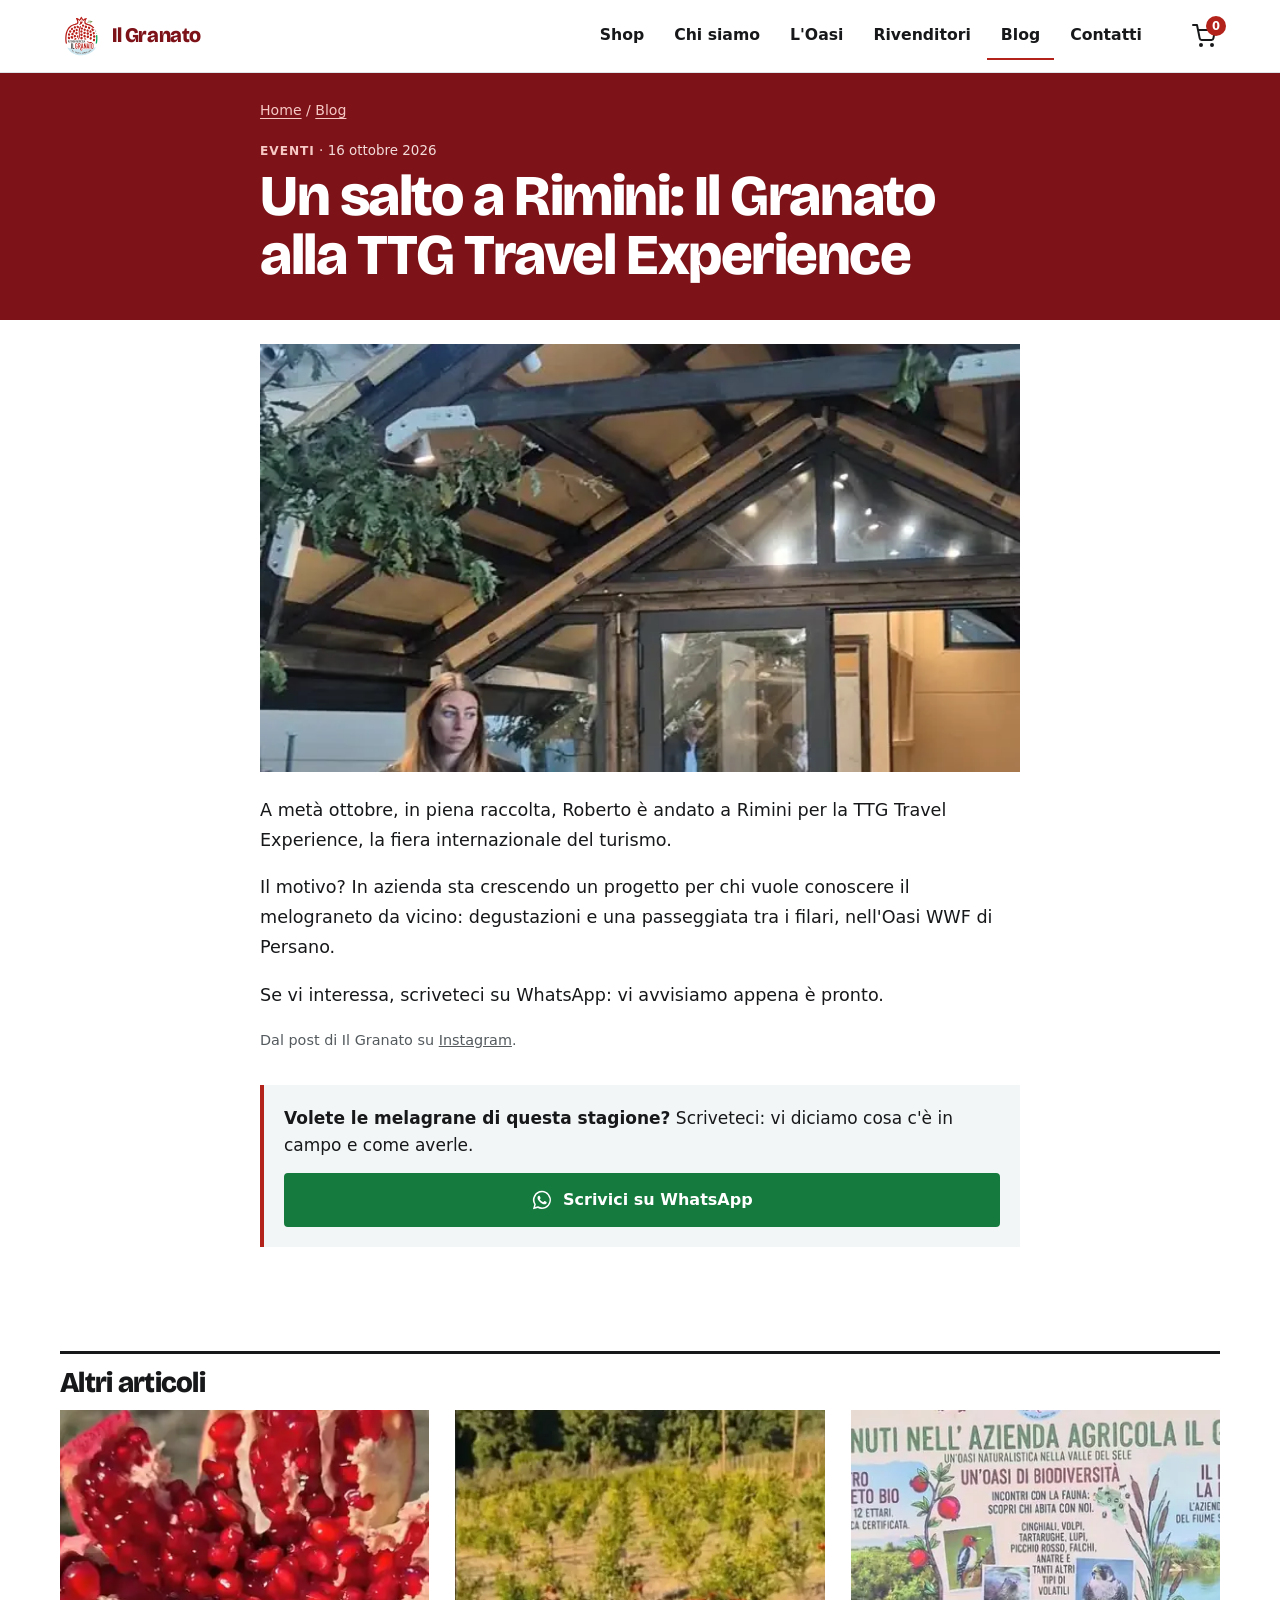
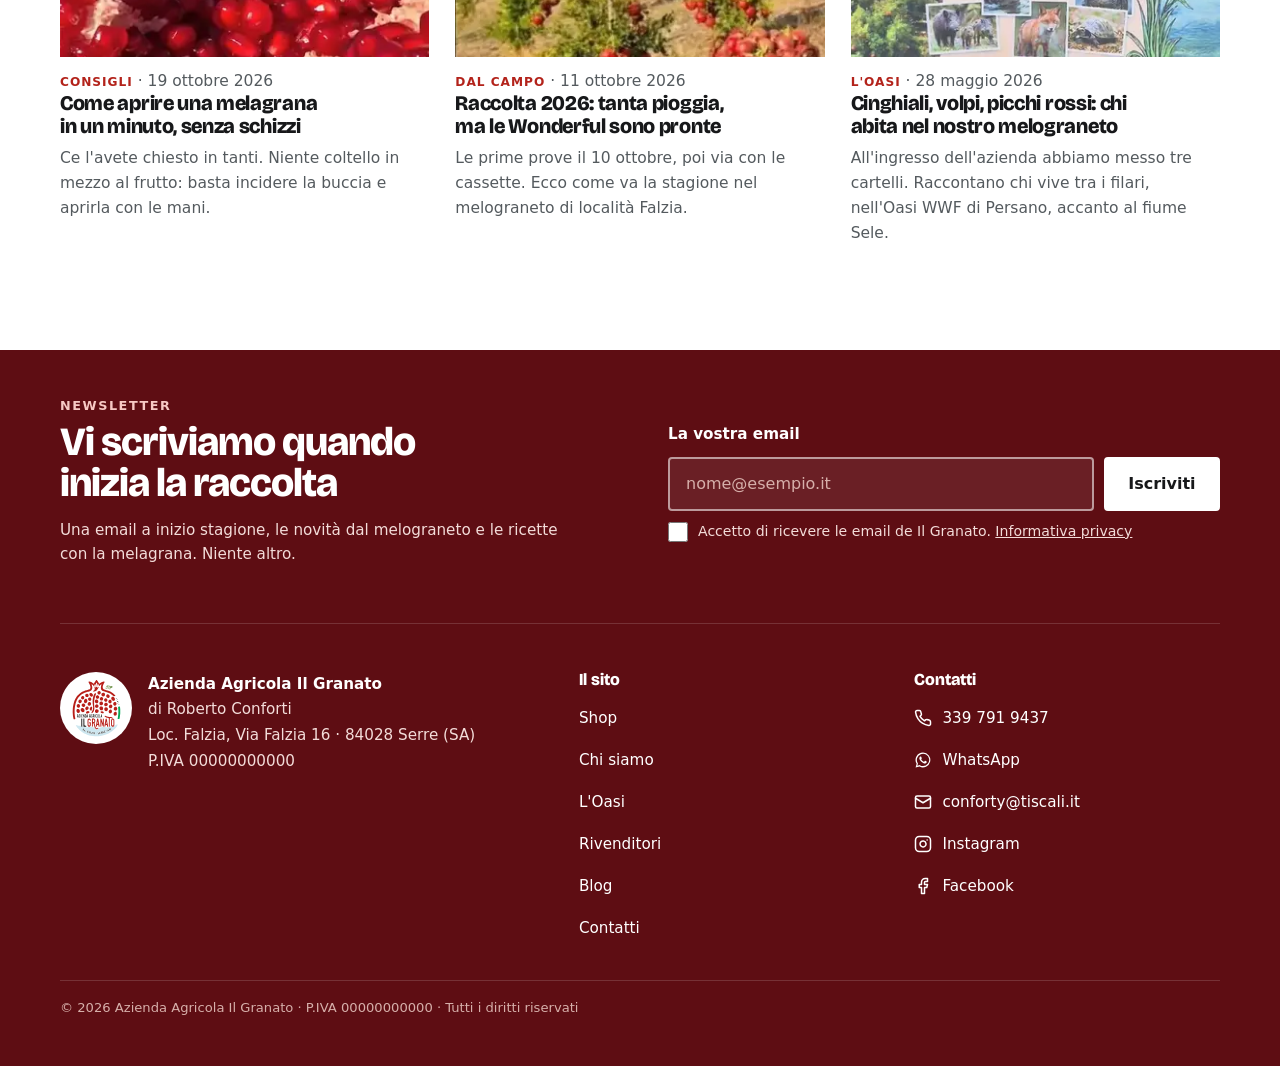
<file: ttg-rimini-2026.html>
<!doctype html>
<html lang="it">
<head>
  <meta charset="utf-8">
  <meta name="viewport" content="width=device-width, initial-scale=1">
  <title>Un salto a Rimini: Il Granato alla TTG Travel Experience · Il Granato</title>
  <meta name="description" content="In piena raccolta, una giornata alla fiera internazionale del turismo di Rimini. Per un progetto che sta crescendo in azienda.">
  <!-- BOZZA: rimuovere noindex alla messa online -->
  <meta name="robots" content="noindex, nofollow">
  <!-- Dominio definitivo da scegliere (il vecchio aziendaagricolailgranato.com è scaduto) -->
  <link rel="canonical" href="https://fraspin02.github.io/il-granato-bozza/ttg-rimini-2026.html">
  <meta name="theme-color" content="#7D1219">
  <meta property="og:type" content="article">
  <meta property="og:locale" content="it_IT">
  <meta property="og:site_name" content="Azienda Agricola Il Granato">
  <meta property="og:title" content="Un salto a Rimini: Il Granato alla TTG Travel Experience · Il Granato">
  <meta property="og:description" content="In piena raccolta, una giornata alla fiera internazionale del turismo di Rimini. Per un progetto che sta crescendo in azienda.">
  <meta property="og:url" content="https://fraspin02.github.io/il-granato-bozza/ttg-rimini-2026.html">
  <meta property="og:image" content="https://fraspin02.github.io/il-granato-bozza/img/og.jpg">
  <meta name="twitter:card" content="summary_large_image">
  <link rel="icon" href="img/logo.svg" type="image/svg+xml">
  
  <link rel="preload" href="fonts/bricolage-800.woff2" as="font" type="font/woff2" crossorigin>
  <style id="css">@font-face { font-family: "Bricolage"; src: url(fonts/bricolage-800.woff2) format("woff2"); font-weight: 800; font-display: swap; }:root {--granato: #7D1219;--granato-2: #5E0D13;--rosso: #C42A21;--rosso-2: #B3231B;--rosa: #F7C9C4;--sele: #D9ECF2;--sele-2: #1E5470;--bianco: #FFFFFF;--grigio-0: #F3F6F7;--linea: #DDE3E6;--ink: #17181A;--ink-2: #545A5E;--wa: #157A3E;--display: "Bricolage", "Arial Black", system-ui, sans-serif;--sans: system-ui, -apple-system, "Segoe UI", Roboto, "Helvetica Neue", Arial, sans-serif;}*, *::before, *::after { box-sizing: border-box; }html { -webkit-text-size-adjust: 100%; scroll-behavior: smooth; scroll-padding-top: 72px; }body { margin: 0; background: var(--bianco); color: var(--ink); font: 400 1.0625rem/1.6 var(--sans); }img { display: block; max-width: 100%; height: auto; }a { color: inherit; }svg { flex-shrink: 0; }h1, h2, h3 { font-family: var(--display); font-weight: 800; line-height: 1.02; letter-spacing: -.025em; margin: 0 0 .45em; text-wrap: balance; }h1 { font-size: clamp(2.5rem, 10.5vw, 4.6rem); }h2 { font-size: clamp(1.9rem, 7vw, 3.1rem); }h3 { font-size: 1.35rem; letter-spacing: -.015em; line-height: 1.1; }p { margin: 0 0 1em; }.wrap { width: min(100% - 32px, 1160px); margin-inline: auto; }.wrap--narrow { width: min(100% - 32px, 760px); }.sr { position: absolute; width: 1px; height: 1px; overflow: hidden; clip: rect(0 0 0 0); white-space: nowrap; }.skip { position: absolute; left: -999px; top: 8px; z-index: 60; background: var(--ink); color: #fff; padding: 8px 14px; }.skip:focus { left: 8px; }:focus-visible { outline: 3px solid var(--rosso); outline-offset: 3px; }.btn { display: inline-flex; align-items: center; justify-content: center; gap: .6em; min-height: 54px; padding: .85em 1.4em; border: 2px solid var(--rosso-2); border-radius: 4px; background: var(--rosso-2); color: #fff; font: 700 1rem/1.2 var(--sans); text-decoration: none; cursor: pointer; transition: background-color .2s, color .2s, border-color .2s, transform .15s; }.btn:hover { background: var(--granato); border-color: var(--granato); }.btn:active { transform: translateY(1px); }.btn--wa { background: var(--wa); border-color: var(--wa); }.btn--wa:hover { background: #0F5F30; border-color: #0F5F30; }.btn--light { background: #fff; border-color: #fff; color: var(--ink); }.btn--light:hover { background: var(--rosa); border-color: var(--rosa); color: var(--ink); }.btn--light .ico-wa { color: var(--wa); }.btn--light .ico-cart { color: var(--rosso-2); }.btn--line { background: transparent; border-color: rgb(255 255 255 / .7); color: #fff; }.btn--line:hover { background: #fff; color: var(--granato); border-color: #fff; }.btn--line-dark { background: transparent; border-color: var(--ink); color: var(--ink); margin-top: 28px; }.btn--line-dark:hover { background: var(--ink); color: #fff; border-color: var(--ink); }.btn--sm { min-height: 44px; padding: .55em .8em; font-size: .9rem; width: 100%; }.cta-row { display: flex; flex-wrap: wrap; gap: 12px; }.link { display: inline-flex; align-items: center; gap: .4em; font-weight: 700; color: var(--rosso-2); text-underline-offset: 4px; }.top { position: sticky; top: 0; z-index: 30; background: rgb(255 255 255 / .96); backdrop-filter: blur(8px); border-bottom: 1px solid var(--linea); }.top__in { display: grid; grid-template-columns: 48px 1fr 48px; align-items: center; min-height: 64px; }.burger { display: grid; place-items: center; width: 48px; height: 48px; margin-left: -10px; border: 0; background: none; color: var(--ink); cursor: pointer; border-radius: 4px; }.burger:hover { background: var(--grigio-0); }.brand { justify-self: center; display: flex; align-items: center; gap: 10px; text-decoration: none; }.brand span { font: 800 1.3rem/1 var(--display); letter-spacing: -.02em; color: var(--granato); }.nav { display: none; }.cart { justify-self: end; position: relative; display: grid; place-items: center; width: 48px; height: 48px; margin-right: -8px; color: var(--ink); border-radius: 4px; }.cart:hover { background: var(--grigio-0); }.cart__n { position: absolute; top: 4px; right: 2px; min-width: 20px; height: 20px; padding: 0 5px; border-radius: 10px; background: var(--rosso-2); color: #fff; font: 700 .72rem/20px var(--sans); text-align: center; }.cart.bump .cart__n { animation: bump .35s ease; }@keyframes bump { 50% { transform: scale(1.35); } }.drawer { position: fixed; inset: 0; width: 100vw; max-width: none; height: 100vh; height: 100dvh; max-height: none; margin: 0; padding: 0; border: 0; overflow-y: auto; overscroll-behavior: contain; background: var(--granato); color: #fff; }.drawer::backdrop { background: rgb(23 24 26 / .5); }.drawer[open] { animation: drawer-in .28s cubic-bezier(.2,.8,.2,1); }@keyframes drawer-in { from { opacity: 0; transform: translateX(-24px); } }.drawer__in { min-height: 100vh; min-height: 100dvh; display: flex; flex-direction: column; padding: 16px 20px calc(24px + env(safe-area-inset-bottom)); }.drawer__head { display: flex; align-items: center; justify-content: space-between; }.drawer__head img { background: #fff; border-radius: 50%; padding: 4px; }.drawer__x { display: grid; place-items: center; width: 52px; height: 52px; border: 2px solid rgb(255 255 255 / .35); border-radius: 50%; background: none; color: #fff; cursor: pointer; }.drawer__x:hover { background: rgb(255 255 255 / .12); }.drawer__in > nav { flex: 1; }.drawer__list { list-style: none; margin: 20px 0; padding: 0; }.drawer__list a { display: flex; align-items: baseline; gap: 14px; padding: 10px 0; border-bottom: 1px solid rgb(255 255 255 / .16); text-decoration: none; font: 800 clamp(1.7rem, 8.2vw, 2.8rem)/1.1 var(--display); letter-spacing: -.02em; }.drawer__list a:hover { color: var(--rosa); }.drawer__n { font: 600 .8rem/1 var(--sans); letter-spacing: .1em; color: var(--rosa); min-width: 22px; }.drawer__foot { display: grid; gap: 12px; padding-top: 18px; border-top: 1px solid rgb(255 255 255 / .16); font-size: 1rem; }.drawer__foot a, .drawer__foot p { display: flex; align-items: center; gap: 10px; margin: 0; color: #fff; }.drawer__foot a { font-weight: 700; text-decoration: none; min-height: 44px; }.drawer__foot p { color: #F3DCD9; }.drawer__foot svg { color: var(--rosa); }html.menu-aperto, html.menu-aperto body { overflow: hidden; }.hero { background: var(--granato); color: #fff; overflow: hidden; }.hero__in { display: grid; gap: 32px; padding: 32px 0 40px; }.chip { display: inline-flex; align-items: center; gap: 8px; margin-bottom: 20px; padding: 6px 12px; border: 1px solid rgb(255 255 255 / .35); border-radius: 4px; font-size: .88rem; font-weight: 600; color: var(--rosa); }.dot { width: 9px; height: 9px; border-radius: 50%; background: #FF6B5E; box-shadow: 0 0 0 4px rgb(255 107 94 / .25); }.hero h1 { color: #fff; }.hero .lead { color: #F3DCD9; font-size: 1.12rem; max-width: 34em; margin-bottom: 26px; }.hero__pic { position: relative; margin: 0 auto; width: min(78vw, 460px); }.hero__pic::before { content: ""; position: absolute; inset: -14px; border-radius: 50%; background: radial-gradient(circle, rgb(255 255 255 / .28) 0 3px, transparent 4px) 0 0 / 16px 16px;-webkit-mask: radial-gradient(circle, transparent 66%, #000 67%); mask: radial-gradient(circle, transparent 66%, #000 67%); }.hero__tondo { position: relative; width: 100%; aspect-ratio: 1; object-fit: cover; border-radius: 50%; }.hero__logo { position: absolute; right: -6px; bottom: 2%; width: 30%; background: #fff; border-radius: 50%; padding: 6px; box-shadow: 0 8px 24px rgb(0 0 0 / .25); }.ticker { list-style: none; margin: 0; padding: 14px 16px; display: grid; grid-template-columns: 1fr 1fr; gap: 10px 16px; background: var(--granato-2); color: #F3DCD9; font-size: .88rem; font-weight: 600; }.ticker li { display: flex; align-items: center; gap: 8px; }.ticker svg { color: var(--rosa); }.sec { padding: 64px 0; }.sec--sele { background: var(--sele); }.sec--grey { background: var(--grigio-0); }.sec__head { display: grid; grid-template-columns: auto 1fr; gap: 14px; align-items: start; margin-bottom: 30px; border-top: 3px solid var(--ink); padding-top: 14px; }.num { font: 800 1rem/1 var(--display); color: var(--rosso-2); margin: .45em 0 0; }.sec__lead { color: var(--ink-2); font-size: 1.08rem; max-width: 38em; margin: 0; }.kicker { font: 700 .82rem/1.3 var(--sans); letter-spacing: .12em; text-transform: uppercase; color: var(--rosso-2); margin-bottom: 8px; }.oasi { display: grid; gap: 26px; }.oasi__txt p { color: #2B3A40; }.stats { display: grid; grid-template-columns: repeat(3, 1fr); margin: 24px 0 0; border-top: 1px solid rgb(30 84 112 / .3); }.stats div { padding: 14px 8px 0 0; }.stats dt { font: 800 clamp(1.8rem, 8.5vw, 3rem)/1 var(--display); color: var(--granato); letter-spacing: -.03em; }.stats dd { margin: 6px 0 0; font-size: .86rem; color: var(--sele-2); line-height: 1.35; }.cartello { margin: 0; }.cartello img { width: 100%; }.cartello figcaption { margin-top: 8px; font-size: .86rem; color: var(--sele-2); }.quote { margin: 36px 0 0; display: grid; grid-template-columns: 92px 1fr; gap: 18px; align-items: center; }.quote img { width: 92px; height: 92px; object-fit: cover; object-position: top; border-radius: 50%; }.quote blockquote { margin: 0; }.quote p { font: 800 clamp(1.15rem, 4.6vw, 1.6rem)/1.25 var(--display); letter-spacing: -.015em; color: var(--granato); margin-bottom: .4em; }.quote footer { font-size: .9rem; color: var(--sele-2); font-weight: 600; }.b2b { background: var(--ink); color: #fff; padding: 24px 20px 28px; }.b2b .sec__head { border-top-color: var(--rosso); }.b2b .num, .b2b .kicker { color: #FF8A80; }.b2b h2 { color: #fff; }.b2b__body > p { color: #D5D9DB; }.ticks { list-style: none; padding: 0; margin: 0 0 26px; display: grid; gap: 12px; }.ticks li { display: flex; gap: 10px; align-items: flex-start; }.ticks svg { color: #FF8A80; margin-top: 3px; }.grid-shop { display: grid; gap: 14px; }.pcard { position: relative; background: #fff; border: 1px solid var(--linea); display: grid; grid-template-columns: 42% 1fr; }.pcard__img { position: relative; display: block; aspect-ratio: 1; overflow: hidden; background: #EFE9E3; }.pcard__img img { width: 100%; height: 100%; object-fit: cover; transition: transform .5s ease; }@media (max-width: 599px) { .pcard__img { aspect-ratio: auto; min-height: 100%; } .pcard__img img { position: absolute; inset: 0; } }.pcard:hover .pcard__img img { transform: scale(1.04); }.pcard__b { padding: 12px 14px; display: flex; flex-direction: column; gap: 4px; }.pcard h3 { font-size: 1.1rem; line-height: 1.12; margin: 2px 0 0; }.pcard h3 a { text-decoration: none; }.pcard h3 a::after { content: ""; position: absolute; inset: 0; }.pcard h3 a:hover { color: var(--rosso-2); }.fmt { font-size: .86rem; font-weight: 700; color: var(--ink-2); margin: 0; }.pdesc { display: none; font-size: .92rem; color: var(--ink-2); margin: 2px 0 0; }.price { font: 700 1.02rem/1.4 var(--sans); color: var(--granato); margin: 4px 0 10px; }.pcard .btn { position: relative; z-index: 1; margin-top: auto; }.tag { align-self: flex-start; font: 700 .68rem/1 var(--sans); letter-spacing: .08em; text-transform: uppercase; padding: 5px 7px; background: var(--sele); color: var(--sele-2); }.tag--new { background: #FBE3E1; color: var(--granato); }.assure { list-style: none; padding: 0; margin: 26px 0 6px; display: grid; gap: 10px; }.assure li { display: flex; align-items: center; gap: 10px; font-weight: 600; }.assure svg { color: var(--rosso-2); }.assure__note { font-size: .86rem; margin: 0; }.posts { display: grid; gap: 26px; }.post { display: grid; gap: 12px; align-content: start; }.post__img { display: block; aspect-ratio: 3 / 2; overflow: hidden; background: var(--grigio-0); }.post__img img { width: 100%; height: 100%; object-fit: cover; transition: transform .4s ease; }.post:hover .post__img img { transform: scale(1.04); }.post__meta { font-size: .84rem; color: var(--ink-2); margin: 0 0 6px; }.post__meta span { font-weight: 700; color: var(--rosso-2); text-transform: uppercase; letter-spacing: .08em; font-size: .76rem; }.post h3 { font-size: 1.3rem; margin-bottom: .35em; }.post h3 a { text-decoration: none; }.post h3 a:hover { color: var(--rosso-2); }.post p { color: var(--ink-2); font-size: .97rem; margin: 0; }@media (max-width: 599px) {.posts:not(.posts--all) .post { grid-template-columns: 112px 1fr; gap: 14px; }.posts:not(.posts--all) .post__img { width: 112px; height: 112px; aspect-ratio: auto; }.posts:not(.posts--all) .post h3 { font-size: 1.1rem; }.posts:not(.posts--all) .post p:last-child { display: none; }}.visit { background: var(--granato); color: #fff; padding: 48px 0; }.visit__in { display: grid; gap: 22px; }.visit h2 { color: #fff; }.visit p { color: #F3DCD9; margin: 0; }.pagehead { background: var(--granato); color: #fff; padding: 28px 0 40px; }.pagehead h1 { color: #fff; }.pagehead .lead { color: #F3DCD9; font-size: 1.12rem; max-width: 36em; margin: 0; }.crumbs { font-size: .88rem; color: var(--ink-2); margin-bottom: 18px; }.crumbs a { text-underline-offset: 3px; }.crumbs--light { color: var(--rosa); }.article__head { background: var(--granato); color: #fff; padding: 26px 0 36px; }.article__head h1 { color: #fff; font-size: clamp(2.1rem, 8.5vw, 3.6rem); margin: 0; }.post__meta--light { color: #F3DCD9; }.post__meta--light span { color: var(--rosa); }.article__img { width: 100%; aspect-ratio: 16 / 9; margin: 24px 0; object-fit: cover; }.prose { font-size: 1.1rem; line-height: 1.7; }.prose h2 { font-size: 1.6rem; margin: 1.4em 0 .4em; }.prose ol, .prose ul { padding-left: 1.2em; }.prose li { margin-bottom: .6em; }.article__src { font-size: .9rem; color: var(--ink-2); }.article__cta { margin: 32px 0 0; padding: 20px; border-left: 4px solid var(--rosso-2); background: var(--grigio-0); display: grid; gap: 14px; }.article__cta p { margin: 0; }.h-more { font-size: 1.8rem; border-top: 3px solid var(--ink); padding-top: 14px; }.contact { display: grid; gap: 32px; }.contact__cards { display: grid; gap: 10px; align-content: start; }.ccard { display: flex; gap: 14px; align-items: flex-start; padding: 18px; border: 1px solid var(--linea); text-decoration: none; transition: border-color .2s, background-color .2s; }.ccard:hover { border-color: var(--rosso-2); background: #FFF8F7; }.ccard svg { color: var(--rosso-2); margin-top: 2px; }.ccard span { display: grid; gap: 2px; font-size: 1.02rem; }.ccard b { font: 800 1.15rem/1.1 var(--display); letter-spacing: -.01em; }.ccard small { color: var(--ink-2); font-size: .88rem; }.ccard--wa { background: var(--wa); border-color: var(--wa); color: #fff; }.ccard--wa svg, .ccard--wa small { color: #DDF2E4; }.ccard--wa:hover { background: #0F5F30; border-color: #0F5F30; }.form { display: grid; gap: 8px; padding: 22px 20px; background: var(--grigio-0); align-content: start; }.form h2 { font-size: 1.7rem; margin: 0; }.form__hint { color: var(--ink-2); font-size: .95rem; }.form > label { font-weight: 700; margin-top: 6px; }.form input:not([type=radio]), .form textarea { width: 100%; min-height: 50px; padding: 12px 14px; border: 1.5px solid #8E999F; border-radius: 4px; font: 1rem/1.4 var(--sans); background: #fff; color: var(--ink); }.form input:focus, .form textarea:focus { outline: 3px solid var(--rosso); outline-offset: 1px; border-color: var(--ink); }.form .opts { margin: 8px 0 0; }.form .btn { margin-top: 12px; }.hours { display: grid; gap: 24px; align-items: center; }.hours img { width: 100%; }.about__txt p { color: var(--ink-2); font-size: 1.08rem; }.about__txt .link { margin-top: 6px; }.values { list-style: none; margin: 0; padding: 0; display: grid; gap: 28px; }.values li { border-top: 3px solid var(--rosso-2); padding-top: 16px; }.values svg { display: block; color: var(--rosso-2); margin-bottom: 10px; }.values h3 { margin-bottom: .35em; }.values p { color: var(--ink-2); margin: 0; }.specs__dl { margin: 0; }.specs__dl div { display: grid; grid-template-columns: 150px 1fr; gap: 10px; padding: 12px 0; border-bottom: 1px solid rgb(30 84 112 / .25); }.specs__dl dt { font-weight: 700; }.specs__dl dd { margin: 0; }.pdp { padding: 16px 0 64px; }.pdp__top { display: grid; gap: 24px; }.gallery { margin-inline: -16px; }.gallery { position: relative; }.gallery__main { width: 100%; aspect-ratio: 1; object-fit: cover; background: #EFE9E3; }.thumbs { display: grid; grid-template-columns: repeat(4, 1fr); gap: 8px; margin: 8px 16px 0; }.thumbs button { padding: 0; border: 2px solid transparent; overflow: hidden; background: none; cursor: pointer; aspect-ratio: 1; }.thumbs button[aria-pressed="true"] { border-color: var(--rosso-2); }.thumbs img { width: 100%; height: 100%; object-fit: cover; }.buy h1 { font-size: clamp(2.1rem, 8vw, 3rem); margin-top: 12px; }.buy__sub { color: var(--ink-2); font-size: 1.08rem; }.buy__price { font: 700 1.5rem/1.3 var(--sans); color: var(--granato); }.buy__price small { font-size: .9rem; font-weight: 500; color: var(--ink-2); }.opts { border: 0; padding: 0; margin: 0 0 18px; display: flex; flex-wrap: wrap; gap: 8px; }.opts legend { font-weight: 700; margin-bottom: 8px; padding: 0; }.opts input { position: absolute; opacity: 0; width: 1px; height: 1px; }.opts span { display: inline-flex; align-items: center; min-height: 48px; padding: 0 20px; border: 2px solid var(--linea); border-radius: 4px; background: #fff; font-weight: 700; cursor: pointer; }.opts input:checked + span { border-color: var(--rosso-2); color: var(--granato); background: #FFF3F2; }.opts input:focus-visible + span { outline: 3px solid var(--rosso); outline-offset: 2px; }.opts--sm span { min-height: 44px; padding: 0 14px; font-size: .95rem; }.qty { margin-bottom: 18px; }.qty label { display: block; font-weight: 700; margin-bottom: 8px; }.qty__ctl { display: inline-flex; border: 2px solid var(--linea); border-radius: 4px; overflow: hidden; }.qty__ctl button { width: 48px; height: 48px; border: 0; background: #fff; font-size: 1.4rem; cursor: pointer; color: var(--ink); }.qty__ctl button:hover { background: var(--grigio-0); }.qty__ctl input { width: 52px; border: 0; text-align: center; font: 700 1.05rem var(--sans); color: var(--ink); -moz-appearance: textfield; }.qty__ctl input::-webkit-inner-spin-button { -webkit-appearance: none; }.buy__bar { position: fixed; left: 0; right: 0; bottom: 0; z-index: 25; display: flex; align-items: center; gap: 12px; justify-content: space-between; padding: 10px 16px calc(10px + env(safe-area-inset-bottom)); background: #fff; border-top: 1px solid var(--linea); box-shadow: 0 -6px 20px rgb(23 24 26 / .08); }.buy__bar-price { margin: 0; font: 700 1rem/1.25 var(--sans); color: var(--granato); display: flex; flex-direction: column; }.buy__bar-price small { font-size: .8rem; font-weight: 500; color: var(--ink-2); }.buy__bar .btn { flex: 1; max-width: 250px; }.buy__assure { list-style: none; padding: 0; margin: 4px 0 18px; display: grid; gap: 10px; font-size: .95rem; }.buy__assure li { display: flex; align-items: center; gap: 10px; flex-wrap: wrap; }.buy__assure svg { color: var(--rosso-2); }.ask { display: flex; gap: 12px; align-items: center; padding: 14px 16px; background: #E7F3EA; color: #0F4A26; text-decoration: none; }.ask svg { color: var(--wa); }.ask:hover { background: #D8ECDE; }.pdp__body { display: grid; gap: 28px; margin-top: 44px; }.desc h2, .specs h2 { font-size: 1.45rem; margin: 1.2em 0 .4em; }.desc h2:first-child, .specs h2:first-child { margin-top: 0; }.desc p, .specs p { color: var(--ink-2); }.specs { background: var(--grigio-0); padding: 20px; }.specs dl { margin: 0; }.specs dl div { display: grid; grid-template-columns: 110px 1fr; gap: 10px; padding: 10px 0; border-bottom: 1px solid var(--linea); }.specs dt { font-weight: 700; }.specs dd { margin: 0; color: var(--ink-2); }.related { margin-top: 56px; }.related h2 { font-size: 1.8rem; border-top: 3px solid var(--ink); padding-top: 14px; }.has-bar .foot { padding-bottom: 110px; }.has-bar .toast { bottom: 96px; }.news { display: grid; gap: 20px; padding: 0 0 40px; margin-bottom: 40px; border-bottom: 1px solid rgb(255 255 255 / .15); }.news__k { font: 700 .8rem/1.3 var(--sans); letter-spacing: .12em; text-transform: uppercase; color: var(--rosa); margin-bottom: 8px; }.news h2 { color: #fff; font-size: clamp(1.7rem, 6.5vw, 2.5rem); margin-bottom: .35em; }.news__txt p:last-child { margin: 0; color: #F3DCD9; max-width: 34em; }.news__form { display: grid; gap: 10px; align-content: start; }.news__form > label:first-child { font-weight: 700; color: #fff; }.news__row { display: grid; gap: 10px; }.news__row input { width: 100%; min-height: 54px; padding: 12px 16px; border: 2px solid rgb(255 255 255 / .55); border-radius: 4px; background: rgb(255 255 255 / .08); color: #fff; font: 1rem/1.4 var(--sans); }.news__row input::placeholder { color: #D6AFAA; }.news__row input:focus { outline: 3px solid var(--rosa); outline-offset: 1px; border-color: #fff; }.news__ok { display: flex; gap: 10px; align-items: flex-start; font-size: .88rem; color: #F3DCD9; line-height: 1.45; }.news__ok input { width: 20px; height: 20px; margin: 1px 0 0; accent-color: var(--rosa); flex-shrink: 0; }.foot { background: var(--granato-2); color: #F3DCD9; padding: 48px 0 110px; font-size: .95rem; }.foot__grid { display: grid; gap: 30px; }.foot__brand { display: flex; gap: 16px; align-items: flex-start; }.foot__brand img { background: #fff; border-radius: 50%; padding: 5px; width: 72px; height: 72px; }.foot__brand b { color: #fff; }.foot__brand p { margin: 0; line-height: 1.7; }.foot__col { display: grid; gap: 2px; align-content: start; }.foot__t { font: 800 1.05rem/1 var(--display); color: #fff; margin: 0 0 8px; }.foot__col a { display: inline-flex; align-items: center; gap: 10px; min-height: 40px; text-decoration: none; color: #fff; }.foot__col a:hover { color: var(--rosa); }.foot__note { font-size: .82rem; color: #D6AFAA; margin: 32px 0 0; padding-top: 16px; border-top: 1px solid rgb(255 255 255 / .15); }.toast { position: fixed; left: 50%; bottom: 88px; transform: translateX(-50%); z-index: 40; background: var(--ink); color: #fff; padding: 12px 18px; font-weight: 600; font-size: .95rem; max-width: calc(100vw - 32px); }@media (min-width: 600px) {.values { grid-template-columns: 1fr 1fr; }.grid-shop { grid-template-columns: repeat(3, 1fr); gap: 14px; }.pcard { grid-template-columns: 1fr; }.pdesc { display: block; }.posts { grid-template-columns: repeat(3, 1fr); }.posts--all { grid-template-columns: repeat(2, 1fr); gap: 36px 24px; }.quote { grid-template-columns: 130px 1fr; }.quote img { width: 130px; height: 130px; }.b2b { padding: 36px; }}@media (min-width: 960px) {.top__in { grid-template-columns: auto 1fr auto; gap: 24px; min-height: 72px; }.burger { display: none; }.brand { justify-self: start; }.nav { display: flex; gap: 2px; justify-self: end; }.nav a { padding: 10px 14px; text-decoration: none; font-weight: 600; font-size: .98rem; border-bottom: 2px solid transparent; }.nav a:hover, .nav a[aria-current] { border-bottom-color: var(--rosso-2); }.hero__in { grid-template-columns: 1.15fr 1fr; align-items: center; gap: 56px; padding: 64px 0 72px; }.hero__pic { width: 460px; margin-right: 0; }.ticker { display: flex; justify-content: center; gap: 48px; font-size: .95rem; }.sec { padding: 104px 0; }.sec__head { grid-template-columns: 90px 1fr; margin-bottom: 44px; }.num { font-size: 1.3rem; }.oasi { grid-template-columns: 1fr 1.1fr; gap: 56px; align-items: start; }.quote { max-width: 860px; margin-top: 56px; }.b2b { display: grid; grid-template-columns: 1fr 1fr; gap: 56px; padding: 56px; }.b2b .sec__head { margin: 0; grid-template-columns: 60px 1fr; }.grid-shop { gap: 24px; }.posts--all { grid-template-columns: repeat(3, 1fr); }.pcard__b { padding: 18px 20px 20px; }.pcard h3 { font-size: 1.35rem; }.visit__in { grid-template-columns: 1.3fr 1fr; align-items: center; }.visit .cta-row { justify-content: flex-end; }.contact { grid-template-columns: 1fr 1fr; gap: 48px; }.hours { grid-template-columns: 1.2fr 1fr; gap: 56px; }.values { grid-template-columns: repeat(4, 1fr); gap: 32px; }.pdp { padding-top: 28px; }.pdp__top { grid-template-columns: 540px 1fr; gap: 56px; align-items: start; }.gallery { margin: 0; }.thumbs { margin: 8px 0 0; }.buy { position: sticky; top: 96px; }.buy__bar { position: static; padding: 0; background: none; border: 0; box-shadow: none; margin-bottom: 18px; }.buy__bar-price { display: none; }.buy__bar .btn { max-width: none; }.has-bar .foot { padding-bottom: 48px; }.has-bar .toast { bottom: 24px; }.pdp__body { grid-template-columns: 1.4fr 1fr; gap: 56px; align-items: start; }.foot { padding-bottom: 48px; }.foot__grid { grid-template-columns: 1.6fr 1fr 1fr; }.news { grid-template-columns: 1fr 1fr; gap: 56px; align-items: center; padding-bottom: 56px; margin-bottom: 48px; }.news__row { grid-template-columns: 1fr auto; }}@media (prefers-reduced-motion: reduce) {html { scroll-behavior: auto; }*, *::before, *::after { transition: none !important; animation: none !important; }}</style>
  <script type="application/ld+json">{
 "@context": "https://schema.org",
 "@type": "BlogPosting",
 "headline": "Un salto a Rimini: Il Granato alla TTG Travel Experience",
 "datePublished": "2026-10-16",
 "image": "https://fraspin02.github.io/il-granato-bozza/img/ttg-640.webp",
 "author": {
  "@type": "Organization",
  "name": "Azienda Agricola Il Granato"
 }
}</script>
</head><body>
<svg width="0" height="0" style="position:absolute" aria-hidden="true">
  <symbol id="i-wa" viewBox="0 0 24 24"><path fill="currentColor" d="M12.04 2a9.9 9.9 0 0 0-8.5 15l-1.4 5.1 5.24-1.37A9.9 9.9 0 1 0 12.04 2Zm0 18.1a8.2 8.2 0 0 1-4.18-1.15l-.3-.18-3.1.82.83-3.03-.2-.31a8.22 8.22 0 1 1 6.95 3.85Zm4.5-6.15c-.25-.12-1.46-.72-1.69-.8-.23-.09-.39-.13-.55.12-.17.25-.64.8-.78.96-.15.17-.29.19-.54.06a6.7 6.7 0 0 1-3.32-2.9c-.25-.43.25-.4.72-1.33.08-.16.04-.3-.02-.43l-.74-1.8c-.2-.47-.4-.4-.55-.41h-.47a.9.9 0 0 0-.65.3 2.74 2.74 0 0 0-.86 2.04 4.77 4.77 0 0 0 1 2.53 10.9 10.9 0 0 0 4.18 3.7c1.55.67 2.16.73 2.94.61.47-.07 1.46-.6 1.66-1.17.2-.58.2-1.07.15-1.17-.06-.1-.22-.17-.47-.29Z"/></symbol>
  <symbol id="i-phone" viewBox="0 0 24 24"><path fill="none" stroke="currentColor" stroke-width="2" stroke-linecap="round" stroke-linejoin="round" d="M22 16.9v3a2 2 0 0 1-2.2 2 19.8 19.8 0 0 1-8.6-3.1 19.5 19.5 0 0 1-6-6A19.8 19.8 0 0 1 2.1 4.2 2 2 0 0 1 4.1 2h3a2 2 0 0 1 2 1.7c.1.9.4 1.8.7 2.7a2 2 0 0 1-.5 2.1L8 9.8a16 16 0 0 0 6 6l1.3-1.3a2 2 0 0 1 2.1-.4c.9.3 1.8.6 2.7.7a2 2 0 0 1 1.7 2Z"/></symbol>
  <symbol id="i-cart" viewBox="0 0 24 24"><g fill="none" stroke="currentColor" stroke-width="2" stroke-linecap="round" stroke-linejoin="round"><circle cx="9" cy="21" r="1"/><circle cx="20" cy="21" r="1"/><path d="M1 1h4l2.7 13.4a2 2 0 0 0 2 1.6h9.7a2 2 0 0 0 2-1.6L23 6H6"/></g></symbol>
  <symbol id="i-leaf" viewBox="0 0 24 24"><g fill="none" stroke="currentColor" stroke-width="2" stroke-linecap="round" stroke-linejoin="round"><path d="M11 20A7 7 0 0 1 9.8 6.1C15.5 5 17 4.5 19 2c1 2 2 4.2 2 8 0 5.5-4.8 10-10 10Z"/><path d="M2 21c0-3 1.9-5.4 5.1-6"/></g></symbol>
  <symbol id="i-pin" viewBox="0 0 24 24"><g fill="none" stroke="currentColor" stroke-width="2" stroke-linecap="round" stroke-linejoin="round"><path d="M20 10c0 6-8 12-8 12s-8-6-8-12a8 8 0 0 1 16 0Z"/><circle cx="12" cy="10" r="3"/></g></symbol>
  <symbol id="i-truck" viewBox="0 0 24 24"><g fill="none" stroke="currentColor" stroke-width="2" stroke-linecap="round" stroke-linejoin="round"><path d="M14 18V6a2 2 0 0 0-2-2H4a2 2 0 0 0-2 2v11a1 1 0 0 0 1 1h2"/><path d="M15 18H9"/><path d="M19 18h2a1 1 0 0 0 1-1v-3.6a1 1 0 0 0-.2-.6l-3.5-4.4A1 1 0 0 0 17.5 8H14"/><circle cx="17" cy="18" r="2"/><circle cx="7" cy="18" r="2"/></g></symbol>
  <symbol id="i-lock" viewBox="0 0 24 24"><g fill="none" stroke="currentColor" stroke-width="2" stroke-linecap="round" stroke-linejoin="round"><rect x="3" y="11" width="18" height="11" rx="2"/><path d="M7 11V7a5 5 0 0 1 10 0v4"/></g></symbol>
  <symbol id="i-sprout" viewBox="0 0 24 24"><g fill="none" stroke="currentColor" stroke-width="2" stroke-linecap="round" stroke-linejoin="round"><path d="M7 20h10"/><path d="M10 20c5.5-2.5.8-6.4 3-10"/><path d="M9.5 9.4c1.1.8 1.8 2.2 2.3 3.7-2 .4-3.5.4-4.8-.3-1.2-.6-2.3-1.9-3-4.2 2.8-.5 4.4 0 5.5.8Z"/><path d="M14.1 6a7 7 0 0 0-1.1 4c1.9-.1 3.3-.6 4.3-1.4 1-1 1.6-2.3 1.7-4.6-2.7.1-4 1-4.9 2Z"/></g></symbol>
  <symbol id="i-check" viewBox="0 0 24 24"><path fill="none" stroke="currentColor" stroke-width="2.4" stroke-linecap="round" stroke-linejoin="round" d="M20 6 9 17l-5-5"/></symbol>
  <symbol id="i-arrow" viewBox="0 0 24 24"><path fill="none" stroke="currentColor" stroke-width="2" stroke-linecap="round" stroke-linejoin="round" d="M5 12h14M12 5l7 7-7 7"/></symbol>
  <symbol id="i-ig" viewBox="0 0 24 24"><g fill="none" stroke="currentColor" stroke-width="2" stroke-linecap="round" stroke-linejoin="round"><rect x="2" y="2" width="20" height="20" rx="5"/><path d="M16 11.4A4 4 0 1 1 12.6 8 4 4 0 0 1 16 11.4Z"/><path d="M17.5 6.5h.01"/></g></symbol>
  <symbol id="i-fb" viewBox="0 0 24 24"><path fill="none" stroke="currentColor" stroke-width="2" stroke-linecap="round" stroke-linejoin="round" d="M18 2h-3a5 5 0 0 0-5 5v3H7v4h3v8h4v-8h3l1-4h-4V7a1 1 0 0 1 1-1h3Z"/></symbol>
  <symbol id="i-clock" viewBox="0 0 24 24"><g fill="none" stroke="currentColor" stroke-width="2" stroke-linecap="round" stroke-linejoin="round"><circle cx="12" cy="12" r="10"/><path d="M12 6v6l4 2"/></g></symbol>
  <symbol id="i-menu" viewBox="0 0 24 24"><path fill="none" stroke="currentColor" stroke-width="2" stroke-linecap="round" d="M4 7h16M4 12h16M4 17h16"/></symbol>
  <symbol id="i-close" viewBox="0 0 24 24"><path fill="none" stroke="currentColor" stroke-width="2" stroke-linecap="round" d="M6 6l12 12M18 6 6 18"/></symbol>
  <symbol id="i-mail" viewBox="0 0 24 24"><g fill="none" stroke="currentColor" stroke-width="2" stroke-linecap="round" stroke-linejoin="round"><rect x="2" y="4" width="20" height="16" rx="2"/><path d="m22 7-10 6L2 7"/></g></symbol>
</svg>
<a class="skip" href="#contenuto">Vai al contenuto</a>
<header class="top">
  <div class="wrap top__in">
    <button class="burger" type="button" aria-label="Apri il menu" aria-haspopup="dialog" aria-controls="menu" aria-expanded="false" data-menu-open>
      <svg width="26" height="26" aria-hidden="true"><use href="#i-menu"/></svg>
    </button>
    <a class="brand" href="./">
      <img src="img/logo.svg" width="42" height="42" alt="">
      <span>Il Granato</span>
    </a>
    <nav class="nav" aria-label="Sezioni"><a href="./#shop">Shop</a><a href="chi-siamo.html">Chi siamo</a><a href="./#oasi">L'Oasi</a><a href="./#rivenditori">Rivenditori</a><a href="blog.html" aria-current="page">Blog</a><a href="contatti.html">Contatti</a></nav>
    <a class="cart" href="./#shop">
      <svg width="24" height="24" aria-hidden="true"><use href="#i-cart"/></svg>
      <span class="sr">Carrello: </span><span class="cart__n" data-cart-count>0</span><span class="sr"> prodotti</span>
    </a>
  </div>
</header>
<dialog class="drawer" id="menu" aria-label="Menu">
  <div class="drawer__in">
    <div class="drawer__head">
      <img src="img/logo.svg" width="64" height="64" alt="Azienda Agricola Il Granato">
      <button class="drawer__x" type="button" data-menu-close aria-label="Chiudi il menu">
        <svg width="28" height="28" aria-hidden="true"><use href="#i-close"/></svg>
      </button>
    </div>
    <nav aria-label="Menu principale"><ol class="drawer__list"><li><a href="./" data-menu-close><span class="drawer__n">01</span>Home</a></li><li><a href="./#shop" data-menu-close><span class="drawer__n">02</span>Shop</a></li><li><a href="chi-siamo.html" data-menu-close><span class="drawer__n">03</span>Chi siamo</a></li><li><a href="./#oasi" data-menu-close><span class="drawer__n">04</span>L'Oasi</a></li><li><a href="./#rivenditori" data-menu-close><span class="drawer__n">05</span>Rivenditori</a></li><li><a href="blog.html" data-menu-close><span class="drawer__n">06</span>Blog</a></li><li><a href="contatti.html" data-menu-close><span class="drawer__n">07</span>Contatti</a></li></ol></nav>
    <div class="drawer__foot">
      <a href="tel:+393397919437"><svg width="20" height="20" aria-hidden="true"><use href="#i-phone"/></svg>339 791 9437</a>
      <p><svg width="20" height="20" aria-hidden="true"><use href="#i-pin"/></svg>Loc. Falzia, Via Falzia 16 · 84028 Serre (SA)</p>
    </div>
  </div>
</dialog>
<main id="contenuto" class="article">
  <header class="article__head">
    <div class="wrap wrap--narrow">
      <nav class="crumbs crumbs--light" aria-label="Percorso"><a href="./">Home</a> <span aria-hidden="true">/</span> <a href="blog.html">Blog</a></nav>
      <p class="post__meta post__meta--light"><span>Eventi</span> · <time datetime="2026-10-16">16 ottobre 2026</time></p>
      <h1>Un salto a Rimini: Il Granato alla TTG Travel Experience</h1>
    </div>
  </header>
  <div class="wrap wrap--narrow">
    <img class="article__img" src="img/ttg-640.webp" width="640" height="480" fetchpriority="high" alt="Uno stand della fiera TTG Travel Experience a Rimini">
    <div class="prose">
      <p>A metà ottobre, in piena raccolta, Roberto è andato a Rimini per la TTG Travel Experience, la fiera internazionale del turismo.</p><p>Il motivo? In azienda sta crescendo un progetto per chi vuole conoscere il melograneto da vicino: degustazioni e una passeggiata tra i filari, nell'Oasi WWF di Persano.</p><p>Se vi interessa, scriveteci su WhatsApp: vi avvisiamo appena è pronto.</p>
      <p class="article__src">Dal post di Il Granato su <a href="https://www.instagram.com/reel/DejGXZFIFVs/" target="_blank" rel="noopener">Instagram</a>.</p>
    </div>
    <aside class="article__cta">
      <p><b>Volete le melagrane di questa stagione?</b> Scriveteci: vi diciamo cosa c'è in campo e come averle.</p>
      <a class="btn btn--wa" href="https://wa.me/393397919437?text=Buongiorno%2C%20ho%20letto%20il%20vostro%20blog%20e%20vorrei%20informazioni%20sulle%20melagrane." target="_blank" rel="noopener"><svg width="22" height="22" aria-hidden="true"><use href="#i-wa"/></svg>Scrivici su WhatsApp</a>
    </aside>
  </div>
  <section class="sec">
    <div class="wrap">
      <h2 class="h-more">Altri articoli</h2>
      <div class="posts">
        <article class="post">
          <a class="post__img" href="come-aprire-una-melagrana.html"><img src="img/arilli-640.webp" srcset="img/arilli-360.webp 360w, img/arilli-640.webp 640w" sizes="(min-width: 960px) 360px, (min-width: 600px) 30vw, 112px" width="640" height="800" loading="lazy" decoding="async" alt="Melagrana aperta a mano, arilli rosso rubino"></a>
          <div class="post__b">
            <p class="post__meta"><span>Consigli</span> · <time datetime="2026-10-19">19 ottobre 2026</time></p>
            <h3><a href="come-aprire-una-melagrana.html">Come aprire una melagrana in un minuto, senza schizzi</a></h3>
            <p>Ce l'avete chiesto in tanti. Niente coltello in mezzo al frutto: basta incidere la buccia e aprirla con le mani.</p>
          </div>
        </article>
        <article class="post">
          <a class="post__img" href="raccolta-2026.html"><img src="img/cassette-473.webp" srcset="img/cassette-240.webp 240w, img/cassette-473.webp 473w" sizes="(min-width: 960px) 360px, (min-width: 600px) 30vw, 112px" width="473" height="440" loading="lazy" decoding="async" alt="Cassette rosse piene di melagrane appena raccolte tra i filari"></a>
          <div class="post__b">
            <p class="post__meta"><span>Dal campo</span> · <time datetime="2026-10-11">11 ottobre 2026</time></p>
            <h3><a href="raccolta-2026.html">Raccolta 2026: tanta pioggia, ma le Wonderful sono pronte</a></h3>
            <p>Le prime prove il 10 ottobre, poi via con le cassette. Ecco come va la stagione nel melograneto di località Falzia.</p>
          </div>
        </article>
        <article class="post">
          <a class="post__img" href="chi-abita-nel-melograneto.html"><img src="img/cartello-1090.webp" srcset="img/cartello-640.webp 640w, img/cartello-1090.webp 1090w" sizes="(min-width: 960px) 360px, (min-width: 600px) 30vw, 112px" width="1090" height="434" loading="lazy" decoding="async" alt="Cartello all'ingresso dell'azienda con la fauna dell'Oasi e il fiume Sele"></a>
          <div class="post__b">
            <p class="post__meta"><span>L'Oasi</span> · <time datetime="2026-05-28">28 maggio 2026</time></p>
            <h3><a href="chi-abita-nel-melograneto.html">Cinghiali, volpi, picchi rossi: chi abita nel nostro melograneto</a></h3>
            <p>All'ingresso dell'azienda abbiamo messo tre cartelli. Raccontano chi vive tra i filari, nell'Oasi WWF di Persano, accanto al fiume Sele.</p>
          </div>
        </article>
      </div>
    </div>
  </section>
</main>

<footer class="foot">
  <div class="wrap">
    <section class="news" aria-labelledby="news-t">
      <div class="news__txt">
        <p class="news__k">Newsletter</p>
        <h2 id="news-t">Vi scriviamo quando inizia la raccolta</h2>
        <p>Una email a inizio stagione, le novità dal melograneto e le ricette con la melagrana. Niente altro.</p>
      </div>
      <form class="news__form" data-news>
        <label for="news-email">La vostra email</label>
        <div class="news__row">
          <input id="news-email" name="email" type="email" autocomplete="email" inputmode="email" placeholder="nome@esempio.it" required>
          <button class="btn btn--light" type="submit">Iscriviti</button>
        </div>
        <label class="news__ok"><input type="checkbox" name="privacy" required><span>Accetto di ricevere le email de Il Granato. <a href="#">Informativa privacy</a></span></label>
      </form>
    </section>
    <div class="foot__grid">
      <div class="foot__brand">
        <img src="img/logo.svg" width="88" height="88" alt="" loading="lazy">
        <p><b>Azienda Agricola Il Granato</b><br>di Roberto Conforti<br>Loc. Falzia, Via Falzia 16 · 84028 Serre (SA)<br>P.IVA 00000000000</p>
      </div>
      <nav class="foot__col" aria-label="Pagine">
        <p class="foot__t">Il sito</p>
        <a href="./#shop">Shop</a><a href="chi-siamo.html">Chi siamo</a><a href="./#oasi">L'Oasi</a><a href="./#rivenditori">Rivenditori</a><a href="blog.html">Blog</a><a href="contatti.html">Contatti</a>
      </nav>
      <div class="foot__col">
        <p class="foot__t">Contatti</p>
        <a href="tel:+393397919437"><svg width="18" height="18" aria-hidden="true"><use href="#i-phone"/></svg>339 791 9437</a>
        <a href="https://wa.me/393397919437" target="_blank" rel="noopener"><svg width="18" height="18" aria-hidden="true"><use href="#i-wa"/></svg>WhatsApp</a>
        <a href="mailto:conforty@tiscali.it"><svg width="18" height="18" aria-hidden="true"><use href="#i-mail"/></svg>conforty@tiscali.it</a>
        <a href="https://www.instagram.com/aziendaagricolailgranato/" target="_blank" rel="noopener"><svg width="18" height="18" aria-hidden="true"><use href="#i-ig"/></svg>Instagram</a>
        <a href="https://www.facebook.com/AziendaAgricolaILGranato/" target="_blank" rel="noopener"><svg width="18" height="18" aria-hidden="true"><use href="#i-fb"/></svg>Facebook</a>
      </div>
    </div>
    <p class="foot__note">© 2026 Azienda Agricola Il Granato · P.IVA 00000000000 · Tutti i diritti riservati</p>
  </div>
</footer>

<div class="toast" role="status" aria-live="polite" hidden></div>
<script src="shop.js?v=6d8041b0" defer></script>
</body>
</html>
</file>
